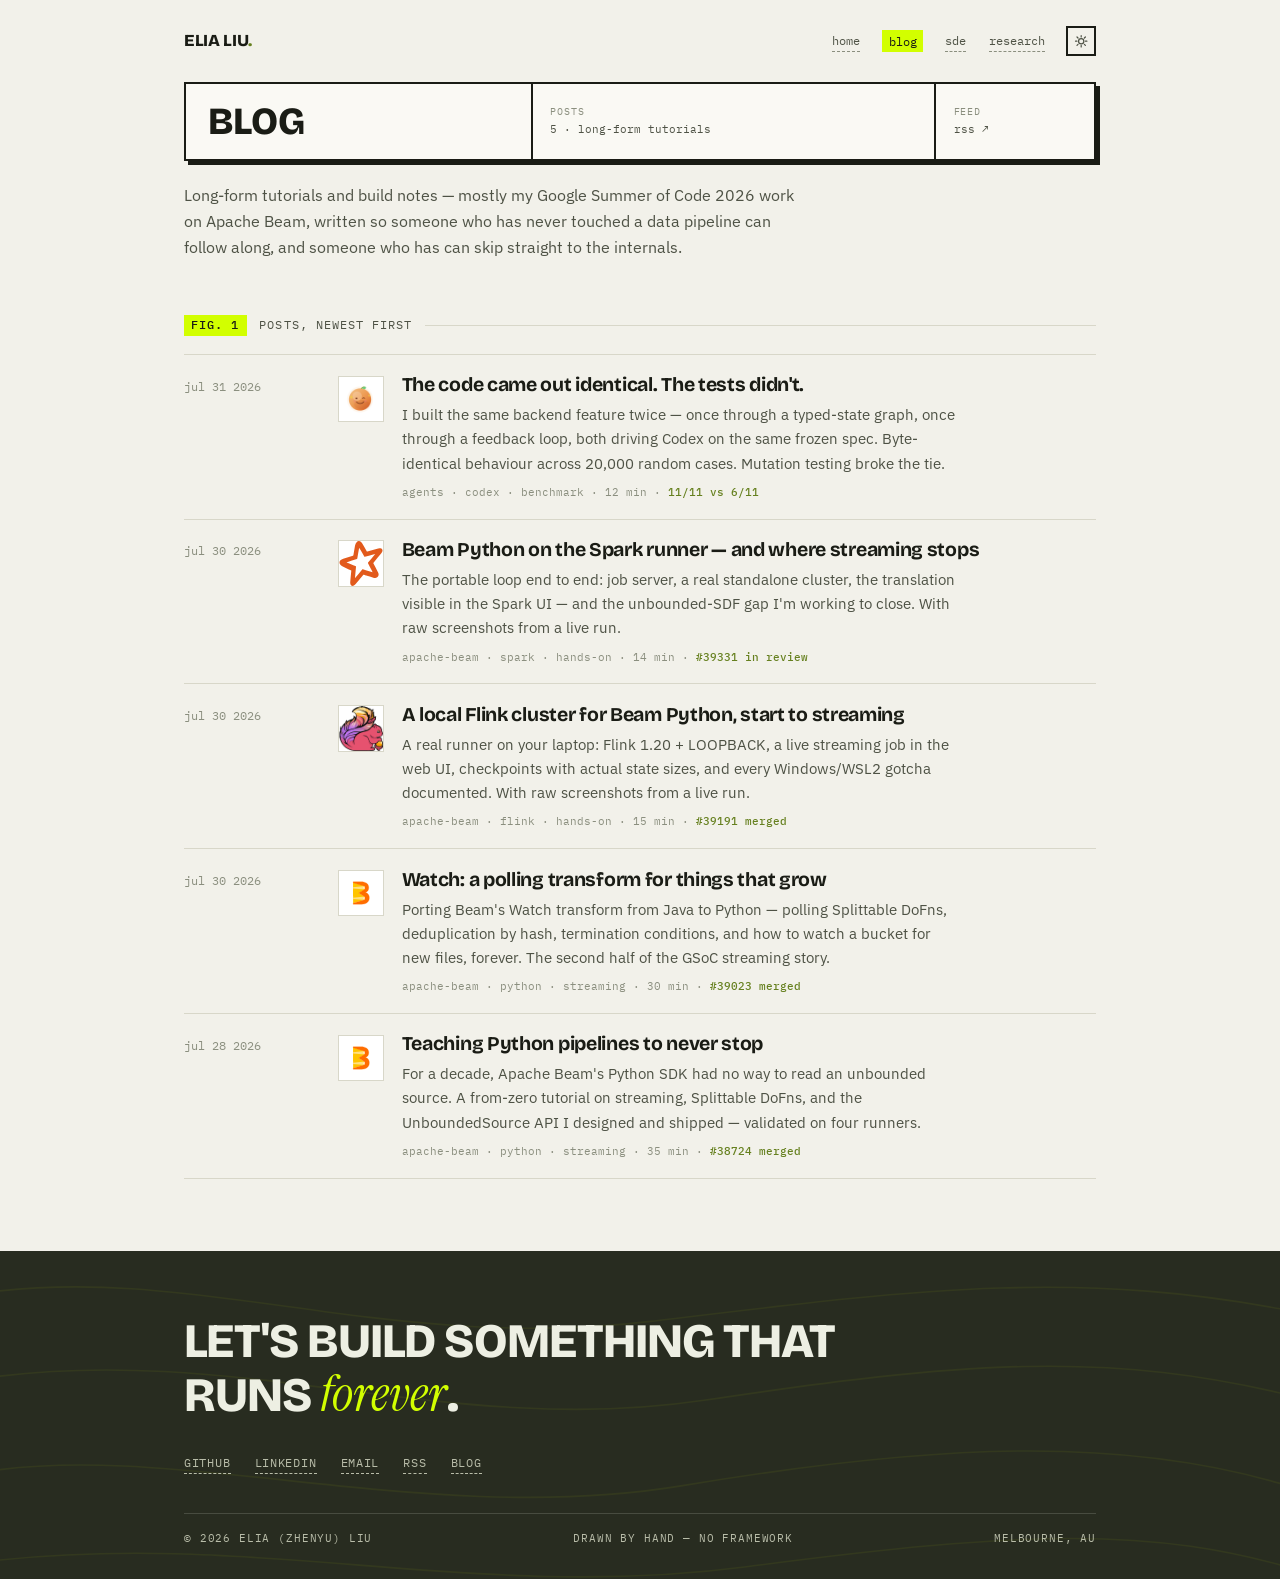
<file: blog/index.html>
<!DOCTYPE html>
<html lang="en">
<head>
  <meta charset="utf-8">
  <meta name="viewport" content="width=device-width, initial-scale=1">
  <title>Blog — Elia Liu</title>
  <meta name="description" content="Long-form tutorials and build notes from Elia Liu's GSoC 2026 work on Apache Beam: unbounded sources, the Watch transform, and streaming Python.">
  <link rel="canonical" href="https://eliaaazzz.github.io/blog/">
  <meta property="og:title" content="Blog — Elia Liu">
  <meta property="og:description" content="Long-form tutorials and build notes: streaming Python on Apache Beam.">
  <meta property="og:type" content="website">
  <meta property="og:url" content="https://eliaaazzz.github.io/blog/">
  <meta property="og:site_name" content="Elia Liu">
  <meta name="twitter:card" content="summary">
  <meta name="theme-color" media="(prefers-color-scheme: light)" content="#f2f1ea">
  <meta name="theme-color" media="(prefers-color-scheme: dark)" content="#171a12">
  <link rel="icon" type="image/svg+xml" href="/assets/favicon.svg">
  <link rel="alternate" type="application/rss+xml" title="Elia Liu — writing" href="/feed.xml">
  <script>(function(){try{var t=localStorage.getItem("theme");if(t)document.documentElement.setAttribute("data-theme",t)}catch(e){}})();</script>
  <link rel="preconnect" href="https://fonts.googleapis.com">
  <link rel="preconnect" href="https://fonts.gstatic.com" crossorigin>
  <link href="https://fonts.googleapis.com/css2?family=Bricolage+Grotesque:opsz,wght@12..96,600;12..96,700;12..96,800&family=Instrument+Serif:ital@0;1&family=IBM+Plex+Mono:wght@400;500&family=IBM+Plex+Sans:wght@400;500;600&display=swap" rel="stylesheet">
  <link rel="stylesheet" href="/assets/css/main.css">
  <script defer src="/assets/js/main.js"></script>
</head>
<body>
  <a class="skip-link" href="#main">Skip to content</a>

  <header class="topbar shell">
    <a class="wordmark" href="/">Elia Liu<span class="lt">.</span></a>
    <div class="topbar-right">
      <nav class="crumbs" aria-label="Site">
        <a href="/">home</a>
        <a href="/blog/" aria-current="page">blog</a>
        <a href="/sde/">sde</a>
        <a href="/research/">research</a>
      </nav>
      <button class="theme-btn" type="button" aria-label="Toggle color theme">
        <svg class="sun" viewBox="0 0 24 24" fill="none" stroke="currentColor" stroke-width="2" stroke-linecap="round" aria-hidden="true"><circle cx="12" cy="12" r="4.4"/><path d="M12 2.5v2.4M12 19.1v2.4M2.5 12h2.4M19.1 12h2.4M5 5l1.7 1.7M17.3 17.3 19 19M19 5l-1.7 1.7M6.7 17.3 5 19"/></svg>
        <svg class="moon" viewBox="0 0 24 24" fill="none" stroke="currentColor" stroke-width="2" stroke-linecap="round" stroke-linejoin="round" aria-hidden="true"><path d="M20.2 14.2A8.2 8.2 0 0 1 9.8 3.8a8.2 8.2 0 1 0 10.4 10.4Z"/></svg>
      </button>
    </div>
  </header>

  <main id="main" class="shell">

    <header class="pstrip">
      <h1>Blog</h1>
      <div class="cell"><b>POSTS</b>5 · long-form tutorials</div>
      <div class="cell"><b>FEED</b><a href="/feed.xml" style="text-decoration:none">rss ↗</a></div>
    </header>
    <p class="page-dek">
      Long-form tutorials and build notes — mostly my Google Summer of Code 2026 work on Apache
      Beam, written so someone who has never touched a data pipeline can follow along, and someone
      who has can skip straight to the internals.
    </p>

    <section class="fig" aria-labelledby="figposts">
      <div class="fig-cap" id="figposts"><span class="no">FIG. 1</span><span>posts, newest first</span></div>
      <div class="rows">
        <div class="row">
          <span class="when">jul 31 2026</span>
          <div class="hasico">
            <span class="row-ico"><img src="/assets/img/logos/metriful.png" alt="" width="46" height="46" loading="lazy"></span>
            <h3><a href="/blog/graph-vs-loop-agent-harness/">The code came out identical. The tests didn't.</a></h3>
            <p>I built the same backend feature twice — once through a typed-state graph, once
              through a feedback loop, both driving Codex on the same frozen spec. Byte-identical
              behaviour across 20,000 random cases. Mutation testing broke the tie.</p>
            <div class="refs">agents · codex · benchmark · 12 min · <span class="pr">11/11 vs 6/11</span></div>
          </div>
        </div>
        <div class="row">
          <span class="when">jul 30 2026</span>
          <div class="hasico">
            <span class="row-ico"><img src="/assets/img/logos/spark-icon.svg" alt="" width="46" height="46" loading="lazy"></span>
            <h3><a href="/blog/beam-python-spark-runner/">Beam Python on the Spark runner — and where streaming stops</a></h3>
            <p>The portable loop end to end: job server, a real standalone cluster, the translation
              visible in the Spark UI — and the unbounded-SDF gap I'm working to close. With raw
              screenshots from a live run.</p>
            <div class="refs">apache-beam · spark · hands-on · 14 min · <span class="pr">#39331 in review</span></div>
          </div>
        </div>
        <div class="row">
          <span class="when">jul 30 2026</span>
          <div class="hasico">
            <span class="row-ico"><img src="/assets/img/logos/flink-sq.png" alt="" width="46" height="46" loading="lazy"></span>
            <h3><a href="/blog/beam-python-local-flink/">A local Flink cluster for Beam Python, start to streaming</a></h3>
            <p>A real runner on your laptop: Flink 1.20 + LOOPBACK, a live streaming job in the web
              UI, checkpoints with actual state sizes, and every Windows/WSL2 gotcha documented.
              With raw screenshots from a live run.</p>
            <div class="refs">apache-beam · flink · hands-on · 15 min · <span class="pr">#39191 merged</span></div>
          </div>
        </div>
        <div class="row">
          <span class="when">jul 30 2026</span>
          <div class="hasico">
            <span class="row-ico"><img src="/assets/img/logos/beam.svg" alt="" width="46" height="46" loading="lazy"></span>
            <h3><a href="/blog/beam-python-watch-transform/">Watch: a polling transform for things that grow</a></h3>
            <p>Porting Beam's Watch transform from Java to Python — polling Splittable DoFns,
              deduplication by hash, termination conditions, and how to watch a bucket for new files,
              forever. The second half of the GSoC streaming story.</p>
            <div class="refs">apache-beam · python · streaming · 30 min · <span class="pr">#39023 merged</span></div>
          </div>
        </div>
        <div class="row">
          <span class="when">jul 28 2026</span>
          <div class="hasico">
            <span class="row-ico"><img src="/assets/img/logos/beam.svg" alt="" width="46" height="46" loading="lazy"></span>
            <h3><a href="/blog/beam-python-unbounded-sources/">Teaching Python pipelines to never stop</a></h3>
            <p>For a decade, Apache Beam's Python SDK had no way to read an unbounded source. A
              from-zero tutorial on streaming, Splittable DoFns, and the UnboundedSource API I designed
              and shipped — validated on four runners.</p>
            <div class="refs">apache-beam · python · streaming · 35 min · <span class="pr">#38724 merged</span></div>
          </div>
        </div>
      </div>
    </section>

  </main>

  <footer class="foot">
    <svg class="contours" viewBox="0 0 1200 320" preserveAspectRatio="none" aria-hidden="true">
      <path d="M-20 40 C 180 10, 360 96, 610 66 S 1010 16, 1220 58" fill="none" stroke="currentColor" stroke-width="1.5"/>
      <path d="M-20 120 C 220 84, 420 176, 660 140 S 1040 92, 1220 138" fill="none" stroke="currentColor" stroke-width="1.5"/>
      <path d="M-20 208 C 160 176, 400 260, 640 220 S 1060 172, 1220 224" fill="none" stroke="currentColor" stroke-width="1.5"/>
      <path d="M-20 292 C 240 260, 440 330, 700 296 S 1080 258, 1220 300" fill="none" stroke="currentColor" stroke-width="1.5"/>
    </svg>
    <div class="shell">
      <p class="foot-big">Let's build something that runs <span class="gs">forever</span>.</p>
      <nav class="foot-links" aria-label="Elsewhere">
        <a href="https://github.com/Eliaaazzz">github</a>
        <a href="https://www.linkedin.com/in/elia-liu">linkedin</a>
        <a href="mailto:elialiulzy@gmail.com">email</a>
        <a href="/feed.xml">rss</a>
        <a href="/blog/">blog</a>
      </nav>
      <div class="foot-fine">
        <span>© 2026 elia (zhenyu) liu</span>
        <span>drawn by hand — no framework</span>
        <span>melbourne, au</span>
      </div>
    </div>
  </footer>
</body>
</html>
</file>
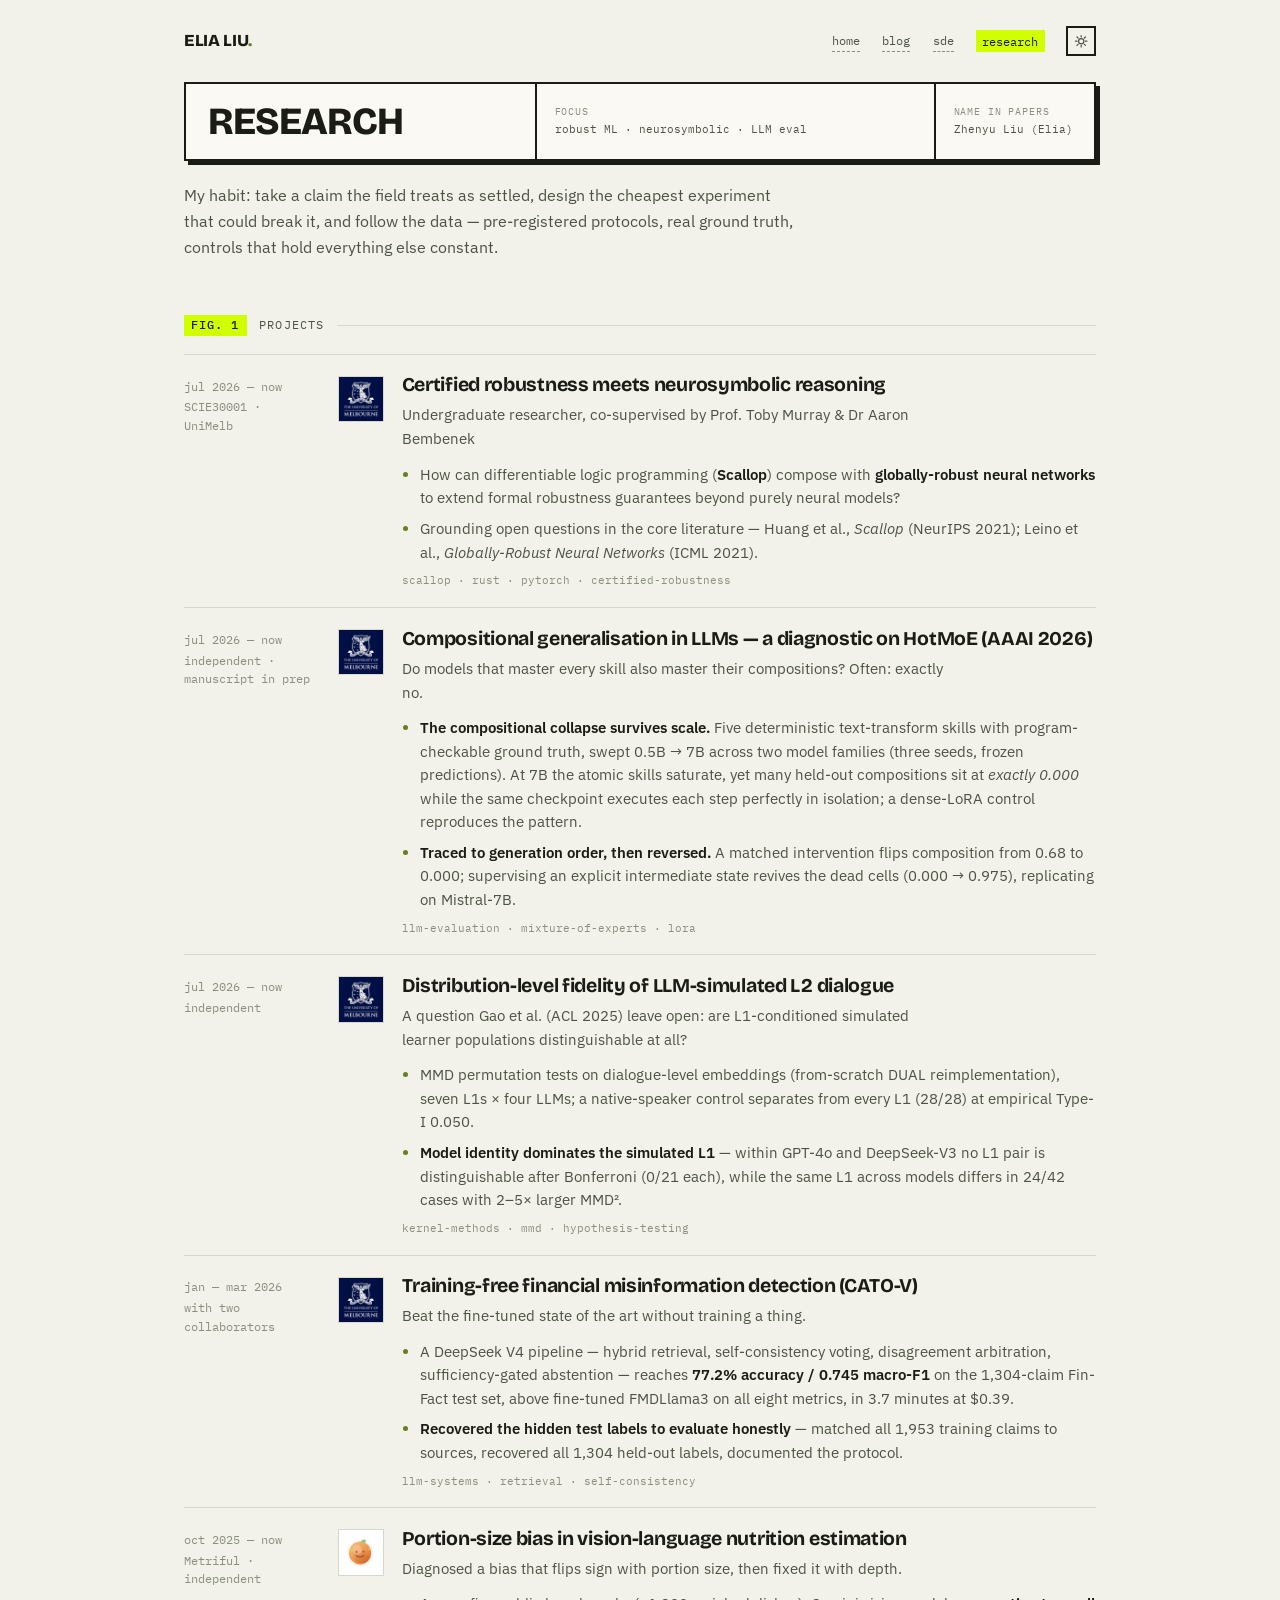
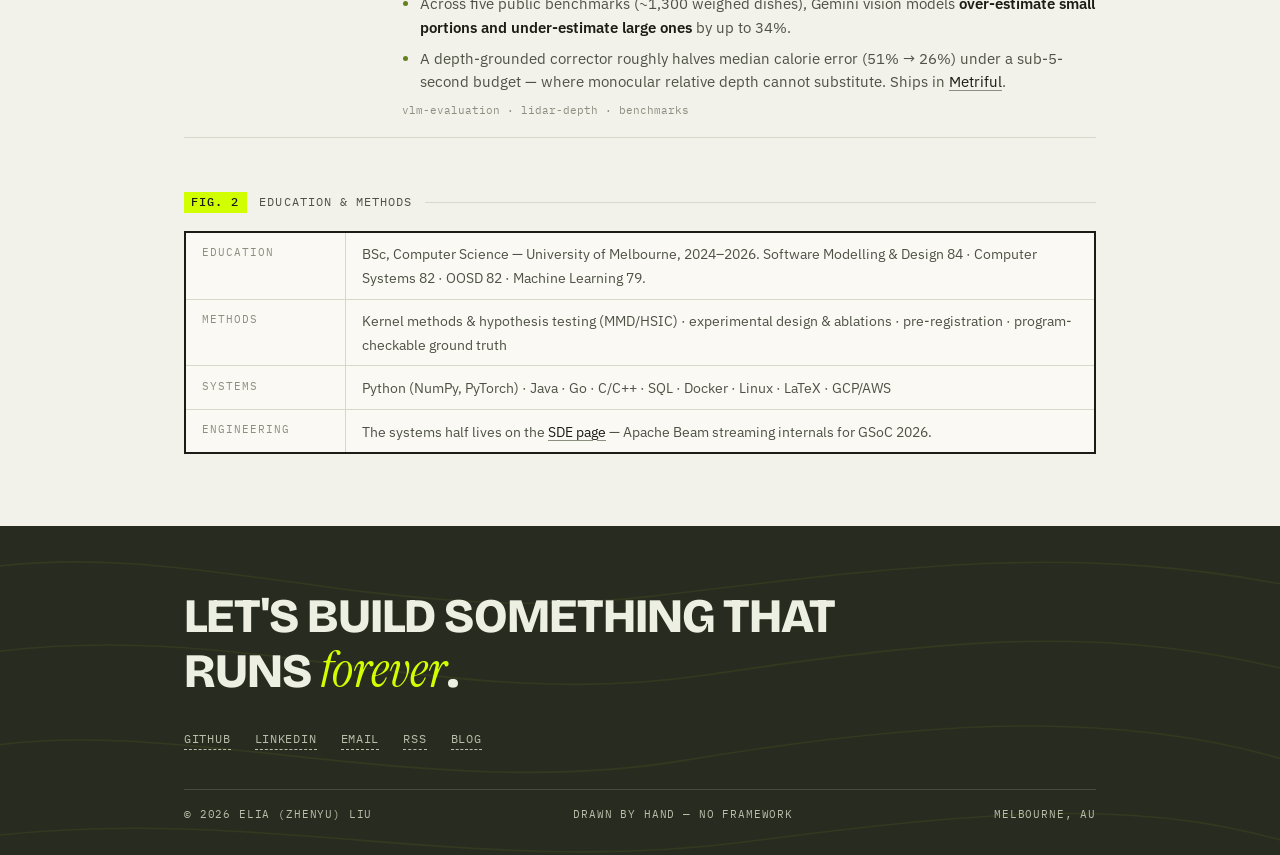
<file: research/index.html>
<!DOCTYPE html>
<html lang="en">
<head>
  <meta charset="utf-8">
  <meta name="viewport" content="width=device-width, initial-scale=1">
  <title>Research — Elia Liu</title>
  <meta name="description" content="Research by Zhenyu (Elia) Liu: trustworthy and robust ML, neurosymbolic reasoning, and LLM/VLM evaluation. University of Melbourne.">
  <link rel="canonical" href="https://eliaaazzz.github.io/research/">
  <meta property="og:title" content="Research — Elia Liu">
  <meta property="og:description" content="Trustworthy and robust ML, neurosymbolic reasoning, and LLM/VLM evaluation.">
  <meta property="og:type" content="website">
  <meta property="og:url" content="https://eliaaazzz.github.io/research/">
  <meta property="og:site_name" content="Elia Liu">
  <meta name="twitter:card" content="summary">
  <meta name="theme-color" media="(prefers-color-scheme: light)" content="#f2f1ea">
  <meta name="theme-color" media="(prefers-color-scheme: dark)" content="#171a12">
  <link rel="icon" type="image/svg+xml" href="/assets/favicon.svg">
  <link rel="alternate" type="application/rss+xml" title="Elia Liu — writing" href="/feed.xml">
  <script>(function(){try{var t=localStorage.getItem("theme");if(t)document.documentElement.setAttribute("data-theme",t)}catch(e){}})();</script>
  <link rel="preconnect" href="https://fonts.googleapis.com">
  <link rel="preconnect" href="https://fonts.gstatic.com" crossorigin>
  <link href="https://fonts.googleapis.com/css2?family=Bricolage+Grotesque:opsz,wght@12..96,600;12..96,700;12..96,800&family=Instrument+Serif:ital@0;1&family=IBM+Plex+Mono:wght@400;500&family=IBM+Plex+Sans:wght@400;500;600&display=swap" rel="stylesheet">
  <link rel="stylesheet" href="/assets/css/main.css">
  <script defer src="/assets/js/main.js"></script>
</head>
<body>
  <a class="skip-link" href="#main">Skip to content</a>

  <header class="topbar shell">
    <a class="wordmark" href="/">Elia Liu<span class="lt">.</span></a>
    <div class="topbar-right">
      <nav class="crumbs" aria-label="Site">
        <a href="/">home</a>
        <a href="/blog/">blog</a>
        <a href="/sde/">sde</a>
        <a href="/research/" aria-current="page">research</a>
      </nav>
      <button class="theme-btn" type="button" aria-label="Toggle color theme">
        <svg class="sun" viewBox="0 0 24 24" fill="none" stroke="currentColor" stroke-width="2" stroke-linecap="round" aria-hidden="true"><circle cx="12" cy="12" r="4.4"/><path d="M12 2.5v2.4M12 19.1v2.4M2.5 12h2.4M19.1 12h2.4M5 5l1.7 1.7M17.3 17.3 19 19M19 5l-1.7 1.7M6.7 17.3 5 19"/></svg>
        <svg class="moon" viewBox="0 0 24 24" fill="none" stroke="currentColor" stroke-width="2" stroke-linecap="round" stroke-linejoin="round" aria-hidden="true"><path d="M20.2 14.2A8.2 8.2 0 0 1 9.8 3.8a8.2 8.2 0 1 0 10.4 10.4Z"/></svg>
      </button>
    </div>
  </header>

  <main id="main" class="shell">

    <header class="pstrip">
      <h1>Research</h1>
      <div class="cell"><b>FOCUS</b>robust ML · neurosymbolic · LLM eval</div>
      <div class="cell"><b>NAME IN PAPERS</b>Zhenyu Liu (Elia)</div>
    </header>
    <p class="page-dek">
      My habit: take a claim the field treats as settled, design the cheapest experiment that could
      break it, and follow the data — pre-registered protocols, real ground truth, controls that
      hold everything else constant.
    </p>

    <section class="fig" aria-labelledby="figproj">
      <div class="fig-cap" id="figproj"><span class="no">FIG. 1</span><span>projects</span></div>
      <div class="rows">

        <article class="row" id="neurosymbolic">
          <span class="when">jul 2026 — now<span class="place">SCIE30001 · UniMelb</span></span>
          <div class="hasico">
            <span class="row-ico"><img src="/assets/img/logos/unimelb.png" alt="" width="46" height="46" loading="lazy"></span>
            <h3>Certified robustness meets neurosymbolic reasoning</h3>
            <p>Undergraduate researcher, co-supervised by Prof. Toby Murray &amp; Dr Aaron Bembenek</p>
            <ul>
              <li>How can differentiable logic programming (<strong>Scallop</strong>) compose with
                <strong>globally-robust neural networks</strong> to extend formal robustness guarantees
                beyond purely neural models?</li>
              <li>Grounding open questions in the core literature — Huang et al., <em>Scallop</em>
                (NeurIPS 2021); Leino et al., <em>Globally-Robust Neural Networks</em> (ICML 2021).</li>
            </ul>
            <div class="refs">scallop · rust · pytorch · certified-robustness</div>
          </div>
        </article>

        <article class="row" id="compomole">
          <span class="when">jul 2026 — now<span class="place">independent · manuscript in prep</span></span>
          <div class="hasico">
            <span class="row-ico"><img src="/assets/img/logos/unimelb.png" alt="" width="46" height="46" loading="lazy"></span>
            <h3><a href="https://github.com/Eliaaazzz/compomole">Compositional generalisation in LLMs — a diagnostic on HotMoE (AAAI 2026)</a></h3>
            <p>Do models that master every skill also master their compositions? Often: exactly no.</p>
            <ul>
              <li><strong>The compositional collapse survives scale.</strong> Five deterministic
                text-transform skills with program-checkable ground truth, swept 0.5B → 7B across two
                model families (three seeds, frozen predictions). At 7B the atomic skills saturate, yet
                many held-out compositions sit at <em>exactly 0.000</em> while the same checkpoint
                executes each step perfectly in isolation; a dense-LoRA control reproduces the pattern.</li>
              <li><strong>Traced to generation order, then reversed.</strong> A matched intervention flips
                composition from 0.68 to 0.000; supervising an explicit intermediate state revives the
                dead cells (0.000 → 0.975), replicating on Mistral-7B.</li>
            </ul>
            <div class="refs">llm-evaluation · mixture-of-experts · lora</div>
          </div>
        </article>

        <article class="row" id="l2-dialogue">
          <span class="when">jul 2026 — now<span class="place">independent</span></span>
          <div class="hasico">
            <span class="row-ico"><img src="/assets/img/logos/unimelb.png" alt="" width="46" height="46" loading="lazy"></span>
            <h3><a href="https://github.com/Eliaaazzz/l2-dialogue-fidelity-pilot">Distribution-level fidelity of LLM-simulated L2 dialogue</a></h3>
            <p>A question Gao et al. (ACL 2025) leave open: are L1-conditioned simulated learner
              populations distinguishable at all?</p>
            <ul>
              <li>MMD permutation tests on dialogue-level embeddings (from-scratch DUAL
                reimplementation), seven L1s × four LLMs; a native-speaker control separates from every
                L1 (28/28) at empirical Type-I 0.050.</li>
              <li><strong>Model identity dominates the simulated L1</strong> — within GPT-4o and
                DeepSeek-V3 no L1 pair is distinguishable after Bonferroni (0/21 each), while the same
                L1 across models differs in 24/42 cases with 2–5× larger MMD².</li>
            </ul>
            <div class="refs">kernel-methods · mmd · hypothesis-testing</div>
          </div>
        </article>

        <article class="row" id="cato-v">
          <span class="when">jan — mar 2026<span class="place">with two collaborators</span></span>
          <div class="hasico">
            <span class="row-ico"><img src="/assets/img/logos/unimelb.png" alt="" width="46" height="46" loading="lazy"></span>
            <h3><a href="https://github.com/Eliaaazzz/FMD_ICANN">Training-free financial misinformation detection (CATO-V)</a></h3>
            <p>Beat the fine-tuned state of the art without training a thing.</p>
            <ul>
              <li>A DeepSeek V4 pipeline — hybrid retrieval, self-consistency voting, disagreement
                arbitration, sufficiency-gated abstention — reaches <strong>77.2% accuracy / 0.745
                macro-F1</strong> on the 1,304-claim Fin-Fact test set, above fine-tuned FMDLlama3 on
                all eight metrics, in 3.7 minutes at $0.39.</li>
              <li><strong>Recovered the hidden test labels to evaluate honestly</strong> — matched all
                1,953 training claims to sources, recovered all 1,304 held-out labels, documented the
                protocol.</li>
            </ul>
            <div class="refs">llm-systems · retrieval · self-consistency</div>
          </div>
        </article>

        <article class="row" id="portion-bias">
          <span class="when">oct 2025 — now<span class="place">Metriful · independent</span></span>
          <div class="hasico">
            <span class="row-ico"><img src="/assets/img/logos/metriful.png" alt="" width="46" height="46" loading="lazy"></span>
            <h3><a href="https://github.com/Eliaaazzz/Metriful">Portion-size bias in vision-language nutrition estimation</a></h3>
            <p>Diagnosed a bias that flips sign with portion size, then fixed it with depth.</p>
            <ul>
              <li>Across five public benchmarks (~1,300 weighed dishes), Gemini vision models
                <strong>over-estimate small portions and under-estimate large ones</strong> by up to 34%.</li>
              <li>A depth-grounded corrector roughly halves median calorie error (51% → 26%) under a
                sub-5-second budget — where monocular relative depth cannot substitute. Ships in
                <a href="/sde/#metriful">Metriful</a>.</li>
            </ul>
            <div class="refs">vlm-evaluation · lidar-depth · benchmarks</div>
          </div>
        </article>

      </div>
    </section>

    <section class="fig" aria-labelledby="figedu">
      <div class="fig-cap" id="figedu"><span class="no">FIG. 2</span><span>education &amp; methods</span></div>
      <div class="spec">
        <div class="spec-row"><span class="k">education</span><span class="v">BSc, Computer Science — University of Melbourne, 2024–2026. Software Modelling &amp; Design 84 · Computer Systems 82 · OOSD 82 · Machine Learning 79.</span></div>
        <div class="spec-row"><span class="k">methods</span><span class="v">Kernel methods &amp; hypothesis testing (MMD/HSIC) · experimental design &amp; ablations · pre-registration · program-checkable ground truth</span></div>
        <div class="spec-row"><span class="k">systems</span><span class="v">Python (NumPy, PyTorch) · Java · Go · C/C++ · SQL · Docker · Linux · LaTeX · GCP/AWS</span></div>
        <div class="spec-row"><span class="k">engineering</span><span class="v">The systems half lives on the <a href="/sde/">SDE page</a> — Apache Beam streaming internals for GSoC 2026.</span></div>
      </div>
    </section>

  </main>

  <footer class="foot">
    <svg class="contours" viewBox="0 0 1200 320" preserveAspectRatio="none" aria-hidden="true">
      <path d="M-20 40 C 180 10, 360 96, 610 66 S 1010 16, 1220 58" fill="none" stroke="currentColor" stroke-width="1.5"/>
      <path d="M-20 120 C 220 84, 420 176, 660 140 S 1040 92, 1220 138" fill="none" stroke="currentColor" stroke-width="1.5"/>
      <path d="M-20 208 C 160 176, 400 260, 640 220 S 1060 172, 1220 224" fill="none" stroke="currentColor" stroke-width="1.5"/>
      <path d="M-20 292 C 240 260, 440 330, 700 296 S 1080 258, 1220 300" fill="none" stroke="currentColor" stroke-width="1.5"/>
    </svg>
    <div class="shell">
      <p class="foot-big">Let's build something that runs <span class="gs">forever</span>.</p>
      <nav class="foot-links" aria-label="Elsewhere">
        <a href="https://github.com/Eliaaazzz">github</a>
        <a href="https://www.linkedin.com/in/elia-liu">linkedin</a>
        <a href="mailto:elialiulzy@gmail.com">email</a>
        <a href="/feed.xml">rss</a>
        <a href="/blog/">blog</a>
      </nav>
      <div class="foot-fine">
        <span>© 2026 elia (zhenyu) liu</span>
        <span>drawn by hand — no framework</span>
        <span>melbourne, au</span>
      </div>
    </div>
  </footer>
</body>
</html>
</file>
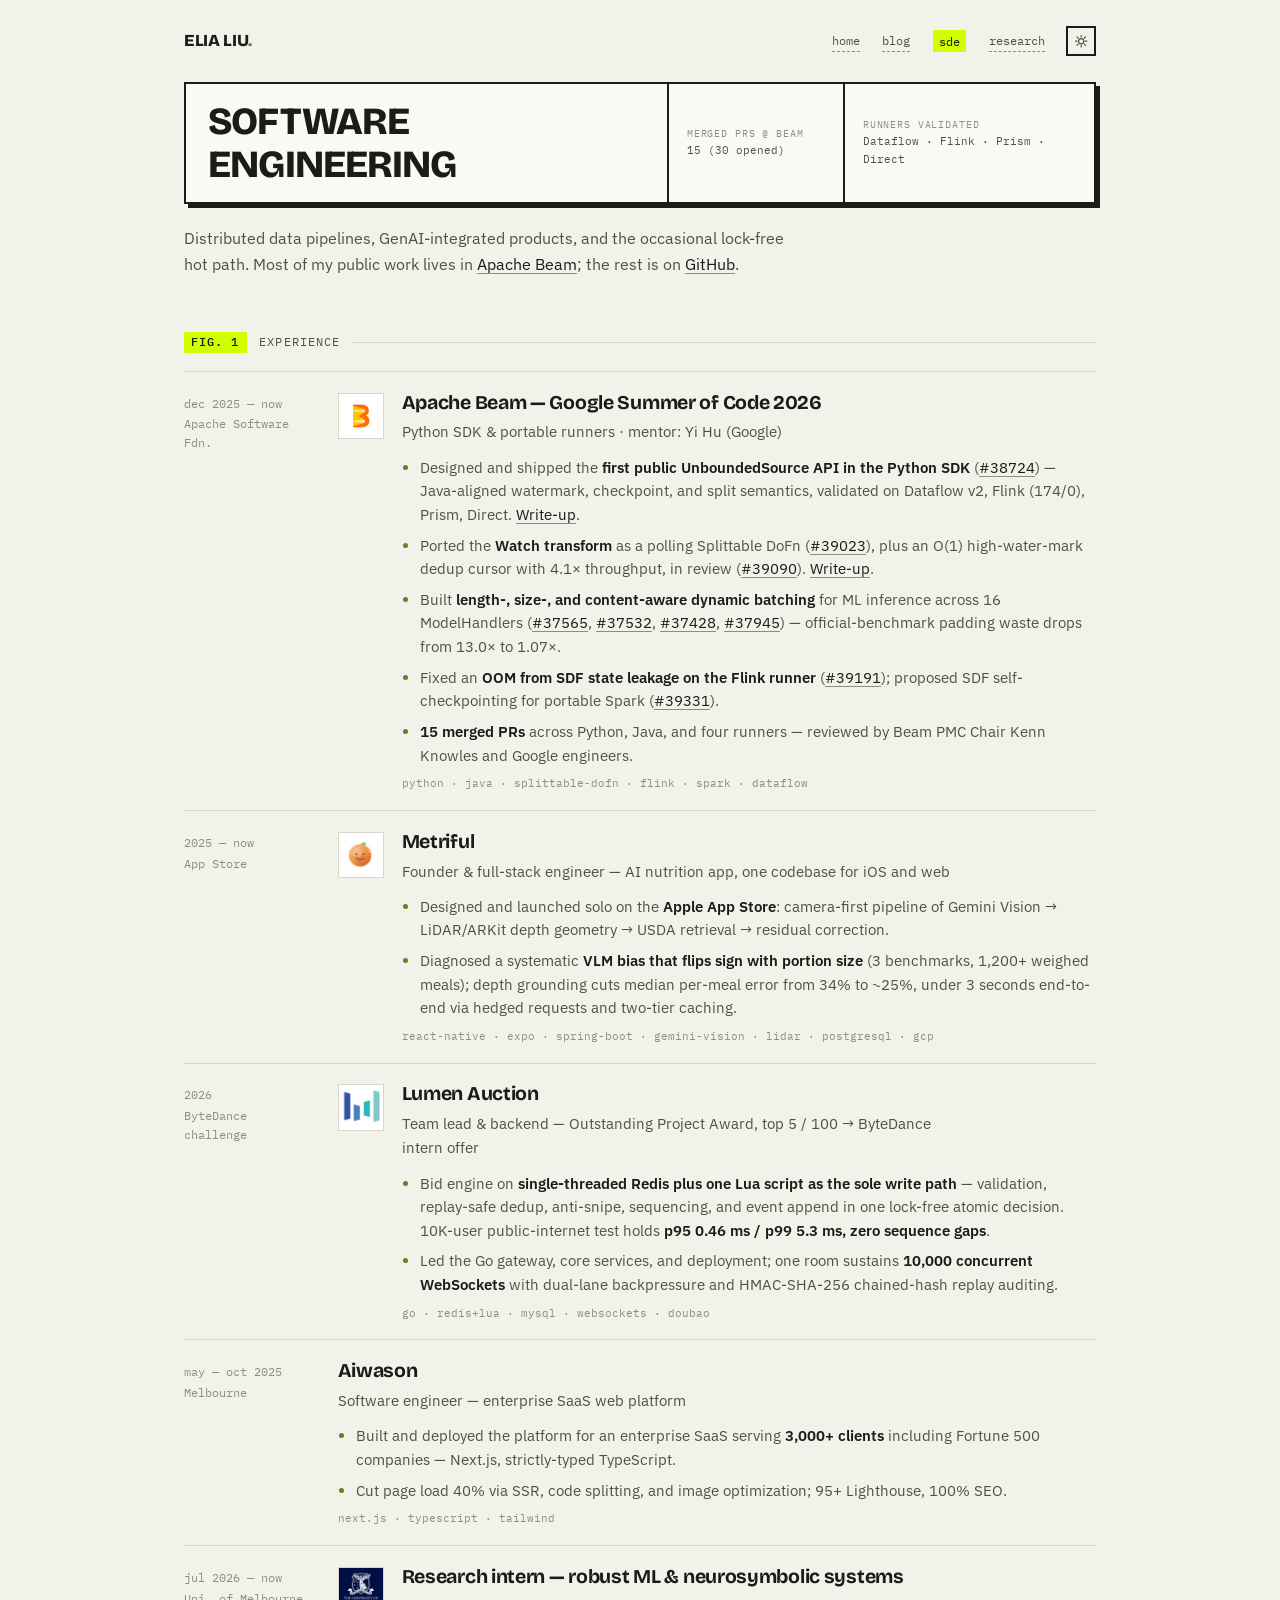
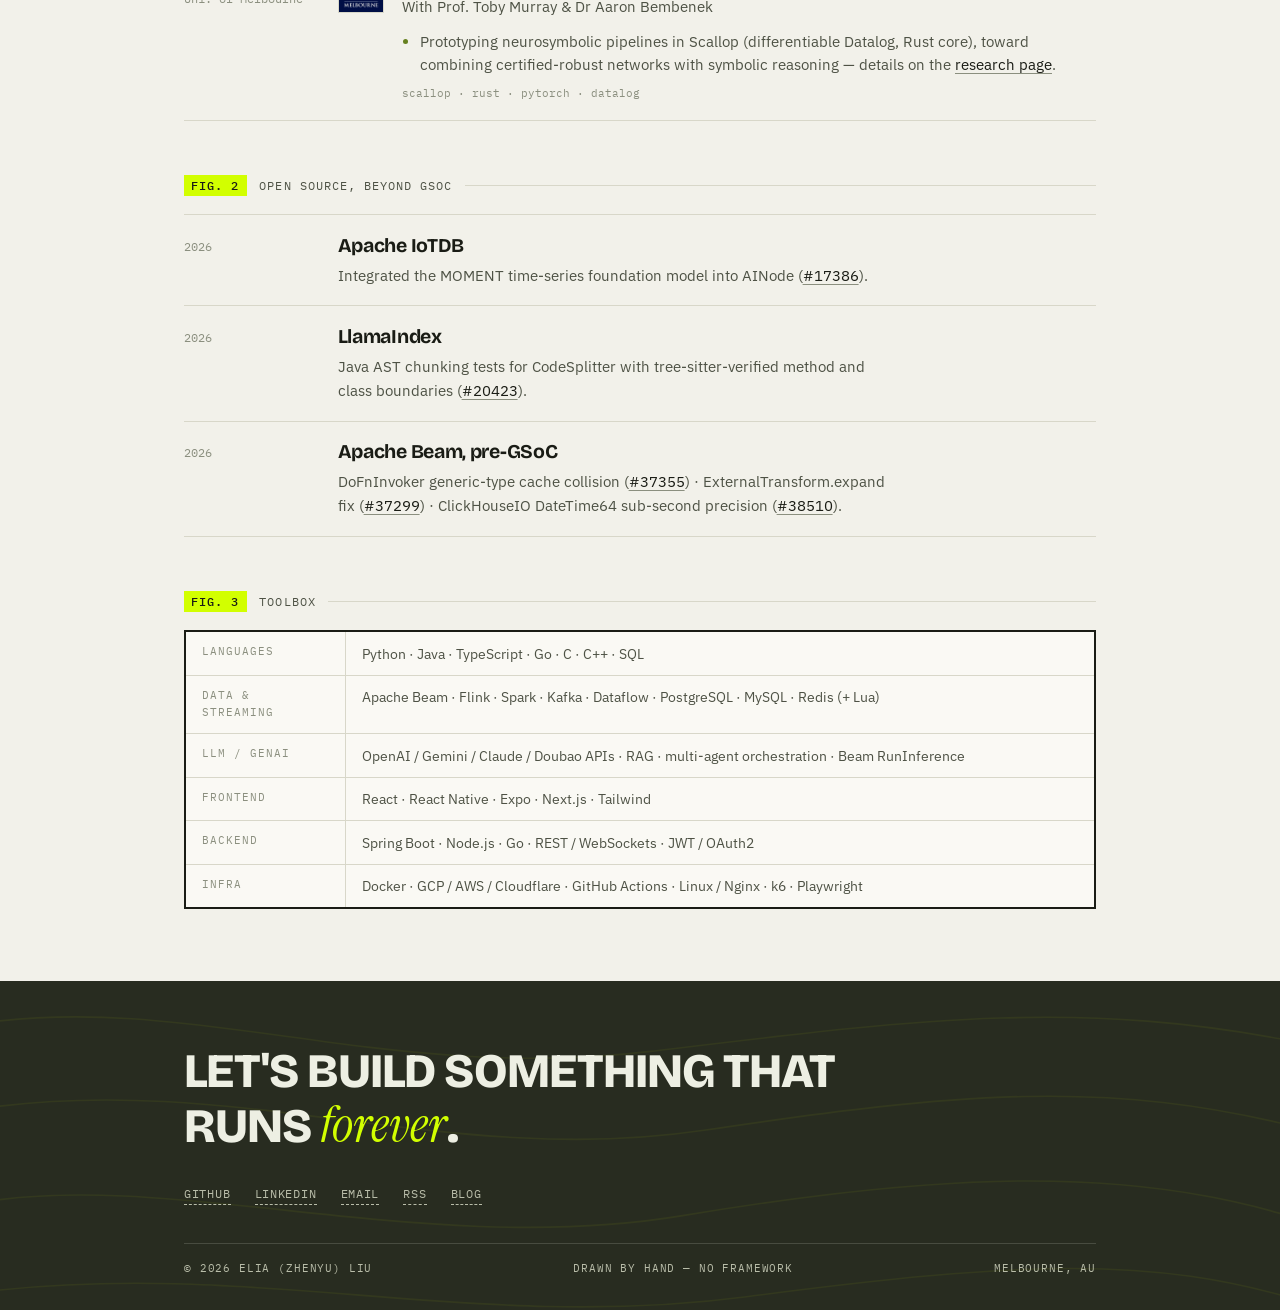
<file: sde/index.html>
<!DOCTYPE html>
<html lang="en">
<head>
  <meta charset="utf-8">
  <meta name="viewport" content="width=device-width, initial-scale=1">
  <title>SDE — Elia Liu</title>
  <meta name="description" content="Software engineering work: Apache Beam (GSoC 2026), Metriful, Lumen Auction, Aiwason, and open-source contributions across the data ecosystem.">
  <link rel="canonical" href="https://eliaaazzz.github.io/sde/">
  <meta property="og:title" content="SDE — Elia Liu">
  <meta property="og:description" content="Streaming systems at Apache Beam, an AI nutrition app on the App Store, and a 10K-user real-time auction engine.">
  <meta property="og:type" content="website">
  <meta property="og:url" content="https://eliaaazzz.github.io/sde/">
  <meta property="og:site_name" content="Elia Liu">
  <meta name="twitter:card" content="summary">
  <meta name="theme-color" media="(prefers-color-scheme: light)" content="#f2f1ea">
  <meta name="theme-color" media="(prefers-color-scheme: dark)" content="#171a12">
  <link rel="icon" type="image/svg+xml" href="/assets/favicon.svg">
  <link rel="alternate" type="application/rss+xml" title="Elia Liu — writing" href="/feed.xml">
  <script>(function(){try{var t=localStorage.getItem("theme");if(t)document.documentElement.setAttribute("data-theme",t)}catch(e){}})();</script>
  <link rel="preconnect" href="https://fonts.googleapis.com">
  <link rel="preconnect" href="https://fonts.gstatic.com" crossorigin>
  <link href="https://fonts.googleapis.com/css2?family=Bricolage+Grotesque:opsz,wght@12..96,600;12..96,700;12..96,800&family=Instrument+Serif:ital@0;1&family=IBM+Plex+Mono:wght@400;500&family=IBM+Plex+Sans:wght@400;500;600&display=swap" rel="stylesheet">
  <link rel="stylesheet" href="/assets/css/main.css">
  <script defer src="/assets/js/main.js"></script>
</head>
<body>
  <a class="skip-link" href="#main">Skip to content</a>

  <header class="topbar shell">
    <a class="wordmark" href="/">Elia Liu<span class="lt">.</span></a>
    <div class="topbar-right">
      <nav class="crumbs" aria-label="Site">
        <a href="/">home</a>
        <a href="/blog/">blog</a>
        <a href="/sde/" aria-current="page">sde</a>
        <a href="/research/">research</a>
      </nav>
      <button class="theme-btn" type="button" aria-label="Toggle color theme">
        <svg class="sun" viewBox="0 0 24 24" fill="none" stroke="currentColor" stroke-width="2" stroke-linecap="round" aria-hidden="true"><circle cx="12" cy="12" r="4.4"/><path d="M12 2.5v2.4M12 19.1v2.4M2.5 12h2.4M19.1 12h2.4M5 5l1.7 1.7M17.3 17.3 19 19M19 5l-1.7 1.7M6.7 17.3 5 19"/></svg>
        <svg class="moon" viewBox="0 0 24 24" fill="none" stroke="currentColor" stroke-width="2" stroke-linecap="round" stroke-linejoin="round" aria-hidden="true"><path d="M20.2 14.2A8.2 8.2 0 0 1 9.8 3.8a8.2 8.2 0 1 0 10.4 10.4Z"/></svg>
      </button>
    </div>
  </header>

  <main id="main" class="shell">

    <header class="pstrip">
      <h1>Software Engineering</h1>
      <div class="cell"><b>MERGED PRS @ BEAM</b>15 (30 opened)</div>
      <div class="cell"><b>RUNNERS VALIDATED</b>Dataflow · Flink · Prism · Direct</div>
    </header>
    <p class="page-dek">
      Distributed data pipelines, GenAI-integrated products, and the occasional lock-free hot path.
      Most of my public work lives in
      <a href="https://github.com/apache/beam/pulls?q=is%3Apr+author%3AEliaaazzz">Apache Beam</a>;
      the rest is on <a href="https://github.com/Eliaaazzz">GitHub</a>.
    </p>

    <section class="fig" aria-labelledby="figexp">
      <div class="fig-cap" id="figexp"><span class="no">FIG. 1</span><span>experience</span></div>
      <div class="rows">

        <article class="row" id="beam">
          <span class="when">dec 2025 — now<span class="place">Apache Software Fdn.</span></span>
          <div class="hasico">
            <span class="row-ico"><img src="/assets/img/logos/beam.svg" alt="" width="46" height="46" loading="lazy"></span>
            <h3><a href="https://github.com/apache/beam/pulls?q=is%3Apr+author%3AEliaaazzz">Apache Beam — Google Summer of Code 2026</a></h3>
            <p>Python SDK &amp; portable runners · mentor: Yi Hu (Google)</p>
            <ul>
              <li>Designed and shipped the <strong>first public UnboundedSource API in the Python SDK</strong>
                (<a href="https://github.com/apache/beam/pull/38724">#38724</a>) — Java-aligned watermark,
                checkpoint, and split semantics, validated on Dataflow v2, Flink (174/0), Prism, Direct.
                <a href="/blog/beam-python-unbounded-sources/">Write-up</a>.</li>
              <li>Ported the <strong>Watch transform</strong> as a polling Splittable DoFn
                (<a href="https://github.com/apache/beam/pull/39023">#39023</a>), plus an O(1)
                high-water-mark dedup cursor with 4.1× throughput, in review
                (<a href="https://github.com/apache/beam/pull/39090">#39090</a>).
                <a href="/blog/beam-python-watch-transform/">Write-up</a>.</li>
              <li>Built <strong>length-, size-, and content-aware dynamic batching</strong> for ML inference
                across 16 ModelHandlers (<a href="https://github.com/apache/beam/pull/37565">#37565</a>,
                <a href="https://github.com/apache/beam/pull/37532">#37532</a>,
                <a href="https://github.com/apache/beam/pull/37428">#37428</a>,
                <a href="https://github.com/apache/beam/pull/37945">#37945</a>) — official-benchmark
                padding waste drops from 13.0× to 1.07×.</li>
              <li>Fixed an <strong>OOM from SDF state leakage on the Flink runner</strong>
                (<a href="https://github.com/apache/beam/pull/39191">#39191</a>); proposed SDF
                self-checkpointing for portable Spark
                (<a href="https://github.com/apache/beam/pull/39331">#39331</a>).</li>
              <li><strong>15 merged PRs</strong> across Python, Java, and four runners — reviewed by
                Beam PMC Chair Kenn Knowles and Google engineers.</li>
            </ul>
            <div class="refs">python · java · splittable-dofn · flink · spark · dataflow</div>
          </div>
        </article>

        <article class="row" id="metriful">
          <span class="when">2025 — now<span class="place">App Store</span></span>
          <div class="hasico">
            <span class="row-ico"><img src="/assets/img/logos/metriful.png" alt="" width="46" height="46" loading="lazy"></span>
            <h3><a href="https://github.com/Eliaaazzz/Metriful">Metriful</a></h3>
            <p>Founder &amp; full-stack engineer — AI nutrition app, one codebase for iOS and web</p>
            <ul>
              <li>Designed and launched solo on the <strong>Apple App Store</strong>: camera-first pipeline
                of Gemini Vision → LiDAR/ARKit depth geometry → USDA retrieval → residual correction.</li>
              <li>Diagnosed a systematic <strong>VLM bias that flips sign with portion size</strong>
                (3 benchmarks, 1,200+ weighed meals); depth grounding cuts median per-meal error from
                34% to ~25%, under 3 seconds end-to-end via hedged requests and two-tier caching.</li>
            </ul>
            <div class="refs">react-native · expo · spring-boot · gemini-vision · lidar · postgresql · gcp</div>
          </div>
        </article>

        <article class="row" id="lumen">
          <span class="when">2026<span class="place">ByteDance challenge</span></span>
          <div class="hasico">
            <span class="row-ico"><img src="/assets/img/logos/bytedance.png" alt="" width="46" height="46" loading="lazy"></span>
            <h3><a href="https://github.com/Eliaaazzz/live-auction-system">Lumen Auction</a></h3>
            <p>Team lead &amp; backend — Outstanding Project Award, top 5 / 100 → ByteDance intern offer</p>
            <ul>
              <li>Bid engine on <strong>single-threaded Redis plus one Lua script as the sole write
                path</strong> — validation, replay-safe dedup, anti-snipe, sequencing, and event append in
                one lock-free atomic decision. 10K-user public-internet test holds
                <strong>p95 0.46 ms / p99 5.3 ms, zero sequence gaps</strong>.</li>
              <li>Led the Go gateway, core services, and deployment; one room sustains
                <strong>10,000 concurrent WebSockets</strong> with dual-lane backpressure and
                HMAC-SHA-256 chained-hash replay auditing.</li>
            </ul>
            <div class="refs">go · redis+lua · mysql · websockets · doubao</div>
          </div>
        </article>

        <article class="row" id="aiwason">
          <span class="when">may — oct 2025<span class="place">Melbourne</span></span>
          <div>
            <h3><a href="https://aiwasontech.com">Aiwason</a></h3>
            <p>Software engineer — enterprise SaaS web platform</p>
            <ul>
              <li>Built and deployed the platform for an enterprise SaaS serving
                <strong>3,000+ clients</strong> including Fortune 500 companies — Next.js, strictly-typed
                TypeScript.</li>
              <li>Cut page load 40% via SSR, code splitting, and image optimization; 95+ Lighthouse,
                100% SEO.</li>
            </ul>
            <div class="refs">next.js · typescript · tailwind</div>
          </div>
        </article>

        <article class="row" id="research-intern">
          <span class="when">jul 2026 — now<span class="place">Uni. of Melbourne</span></span>
          <div class="hasico">
            <span class="row-ico"><img src="/assets/img/logos/unimelb.png" alt="" width="46" height="46" loading="lazy"></span>
            <h3><a href="/research/#neurosymbolic">Research intern — robust ML &amp; neurosymbolic systems</a></h3>
            <p>With Prof. Toby Murray &amp; Dr Aaron Bembenek</p>
            <ul>
              <li>Prototyping neurosymbolic pipelines in Scallop (differentiable Datalog, Rust core),
                toward combining certified-robust networks with symbolic reasoning — details on the
                <a href="/research/">research page</a>.</li>
            </ul>
            <div class="refs">scallop · rust · pytorch · datalog</div>
          </div>
        </article>

      </div>
    </section>

    <section class="fig" aria-labelledby="figoss">
      <div class="fig-cap" id="figoss"><span class="no">FIG. 2</span><span>open source, beyond GSoC</span></div>
      <div class="rows">
        <div class="row">
          <span class="when">2026</span>
          <div>
            <h3><a href="https://github.com/apache/iotdb/pull/17386">Apache IoTDB</a></h3>
            <p>Integrated the MOMENT time-series foundation model into AINode
              (<a href="https://github.com/apache/iotdb/pull/17386">#17386</a>).</p>
          </div>
        </div>
        <div class="row">
          <span class="when">2026</span>
          <div>
            <h3><a href="https://github.com/run-llama/llama_index/pull/20423">LlamaIndex</a></h3>
            <p>Java AST chunking tests for CodeSplitter with tree-sitter-verified method and class
              boundaries (<a href="https://github.com/run-llama/llama_index/pull/20423">#20423</a>).</p>
          </div>
        </div>
        <div class="row">
          <span class="when">2026</span>
          <div>
            <h3>Apache Beam, pre-GSoC</h3>
            <p>DoFnInvoker generic-type cache collision
              (<a href="https://github.com/apache/beam/pull/37355">#37355</a>) ·
              ExternalTransform.expand fix
              (<a href="https://github.com/apache/beam/pull/37299">#37299</a>) ·
              ClickHouseIO DateTime64 sub-second precision
              (<a href="https://github.com/apache/beam/pull/38510">#38510</a>).</p>
          </div>
        </div>
      </div>
    </section>

    <section class="fig" aria-labelledby="figtool">
      <div class="fig-cap" id="figtool"><span class="no">FIG. 3</span><span>toolbox</span></div>
      <div class="spec">
        <div class="spec-row"><span class="k">languages</span><span class="v">Python · Java · TypeScript · Go · C · C++ · SQL</span></div>
        <div class="spec-row"><span class="k">data &amp; streaming</span><span class="v">Apache Beam · Flink · Spark · Kafka · Dataflow · PostgreSQL · MySQL · Redis (+ Lua)</span></div>
        <div class="spec-row"><span class="k">llm / genai</span><span class="v">OpenAI / Gemini / Claude / Doubao APIs · RAG · multi-agent orchestration · Beam RunInference</span></div>
        <div class="spec-row"><span class="k">frontend</span><span class="v">React · React Native · Expo · Next.js · Tailwind</span></div>
        <div class="spec-row"><span class="k">backend</span><span class="v">Spring Boot · Node.js · Go · REST / WebSockets · JWT / OAuth2</span></div>
        <div class="spec-row"><span class="k">infra</span><span class="v">Docker · GCP / AWS / Cloudflare · GitHub Actions · Linux / Nginx · k6 · Playwright</span></div>
      </div>
    </section>

  </main>

  <footer class="foot">
    <svg class="contours" viewBox="0 0 1200 320" preserveAspectRatio="none" aria-hidden="true">
      <path d="M-20 40 C 180 10, 360 96, 610 66 S 1010 16, 1220 58" fill="none" stroke="currentColor" stroke-width="1.5"/>
      <path d="M-20 120 C 220 84, 420 176, 660 140 S 1040 92, 1220 138" fill="none" stroke="currentColor" stroke-width="1.5"/>
      <path d="M-20 208 C 160 176, 400 260, 640 220 S 1060 172, 1220 224" fill="none" stroke="currentColor" stroke-width="1.5"/>
      <path d="M-20 292 C 240 260, 440 330, 700 296 S 1080 258, 1220 300" fill="none" stroke="currentColor" stroke-width="1.5"/>
    </svg>
    <div class="shell">
      <p class="foot-big">Let's build something that runs <span class="gs">forever</span>.</p>
      <nav class="foot-links" aria-label="Elsewhere">
        <a href="https://github.com/Eliaaazzz">github</a>
        <a href="https://www.linkedin.com/in/elia-liu">linkedin</a>
        <a href="mailto:elialiulzy@gmail.com">email</a>
        <a href="/feed.xml">rss</a>
        <a href="/blog/">blog</a>
      </nav>
      <div class="foot-fine">
        <span>© 2026 elia (zhenyu) liu</span>
        <span>drawn by hand — no framework</span>
        <span>melbourne, au</span>
      </div>
    </div>
  </footer>
</body>
</html>
</file>
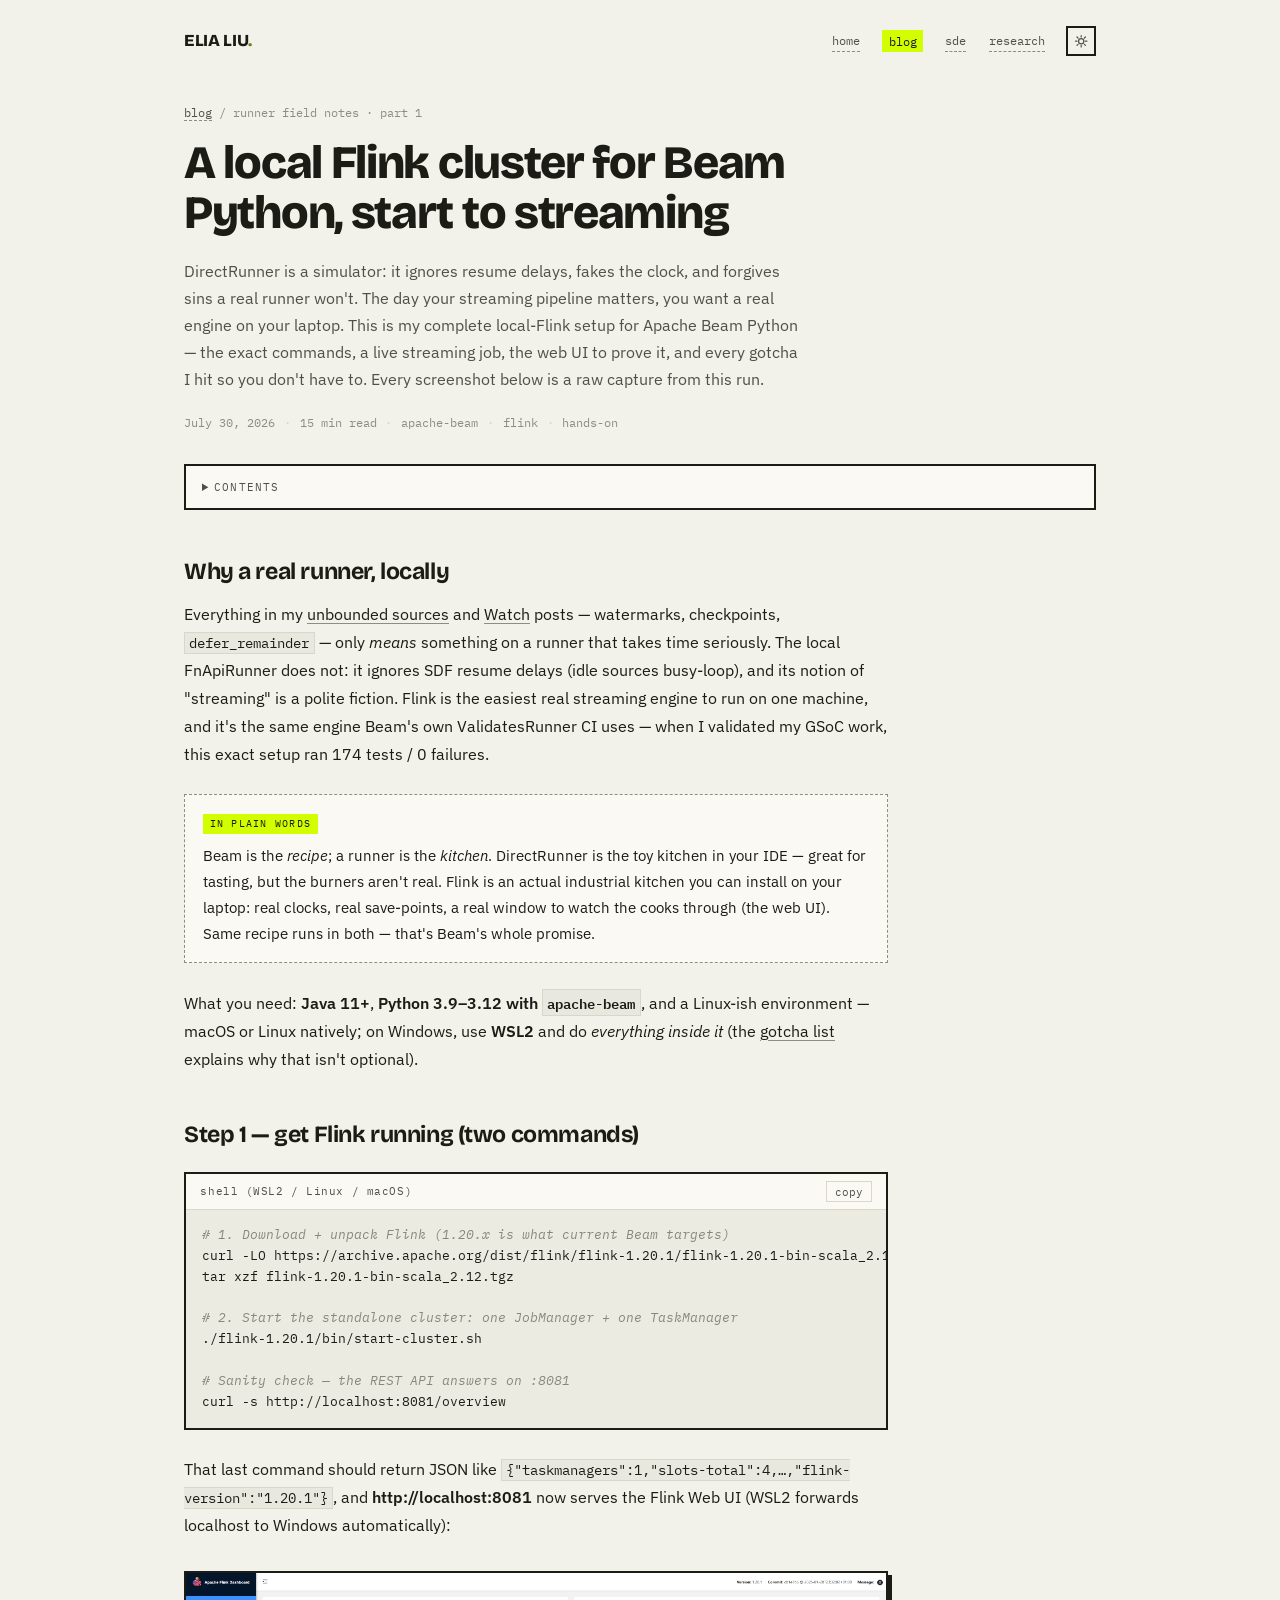
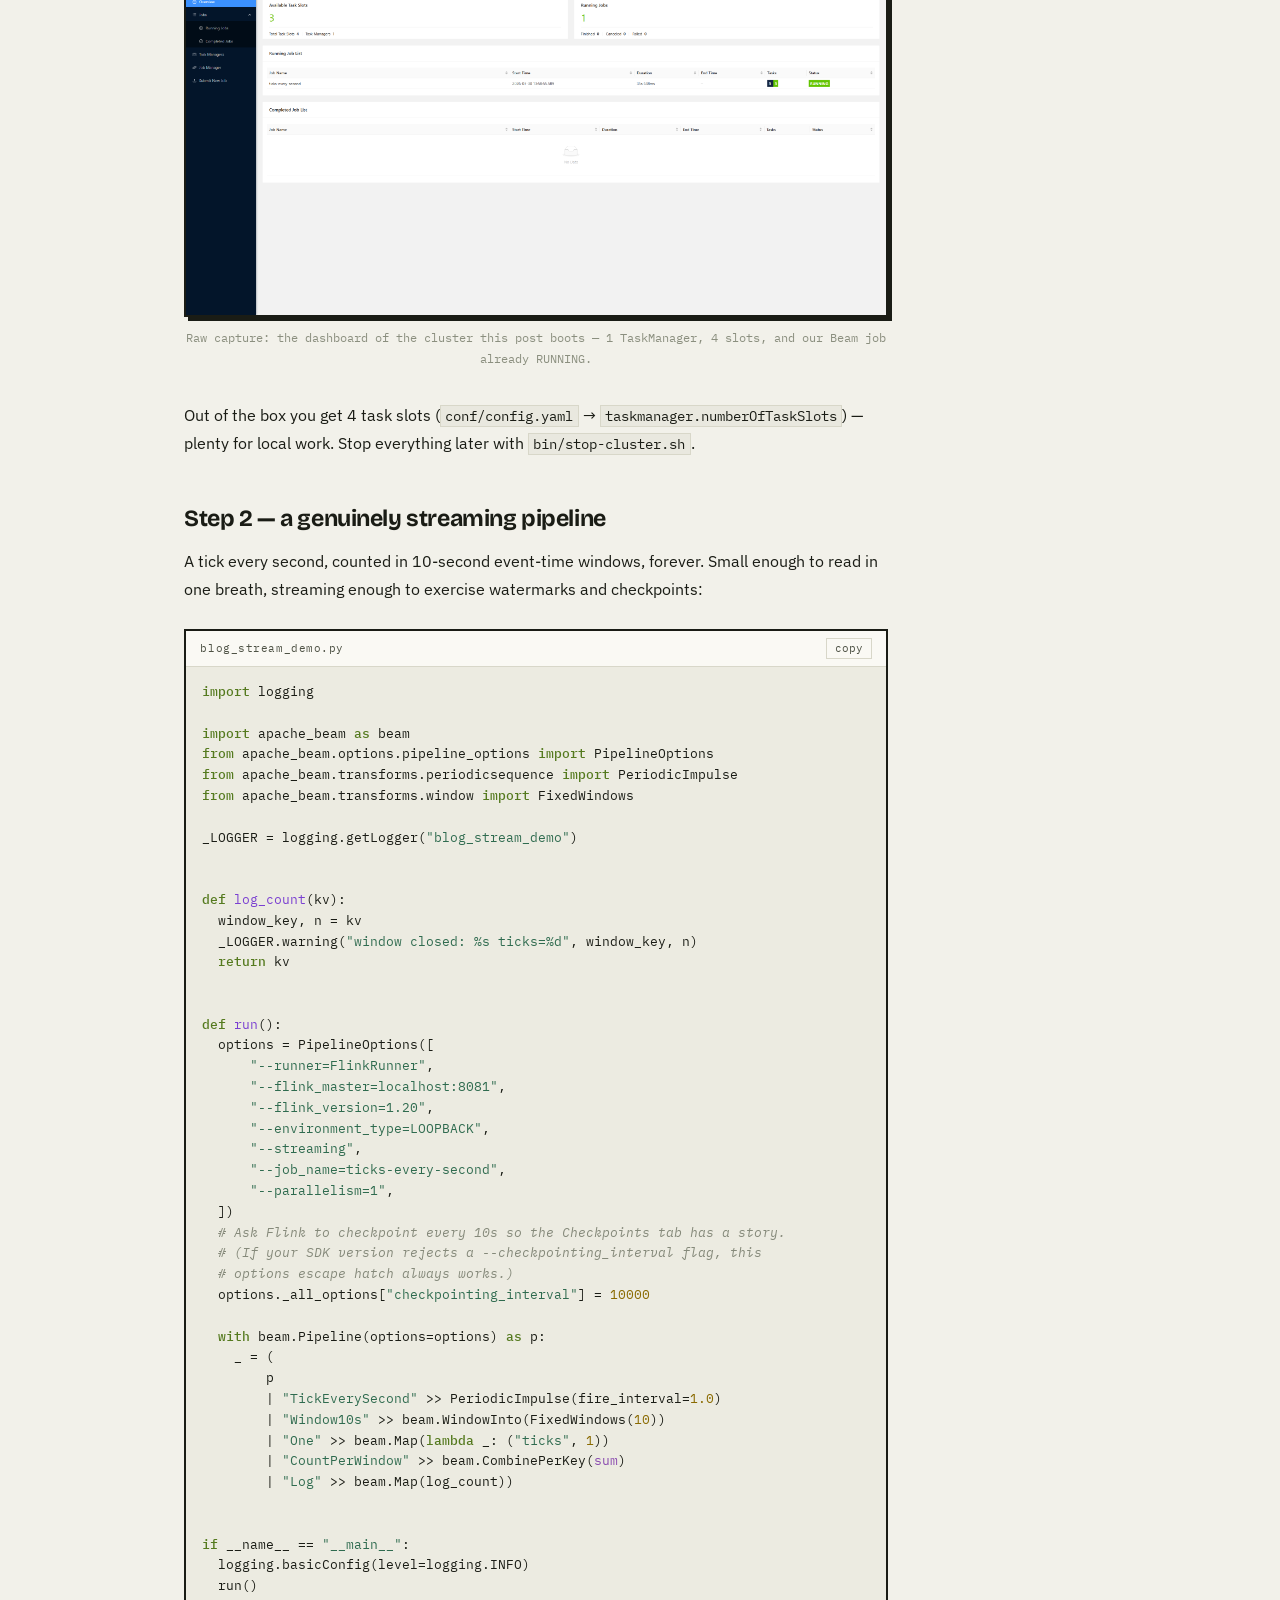
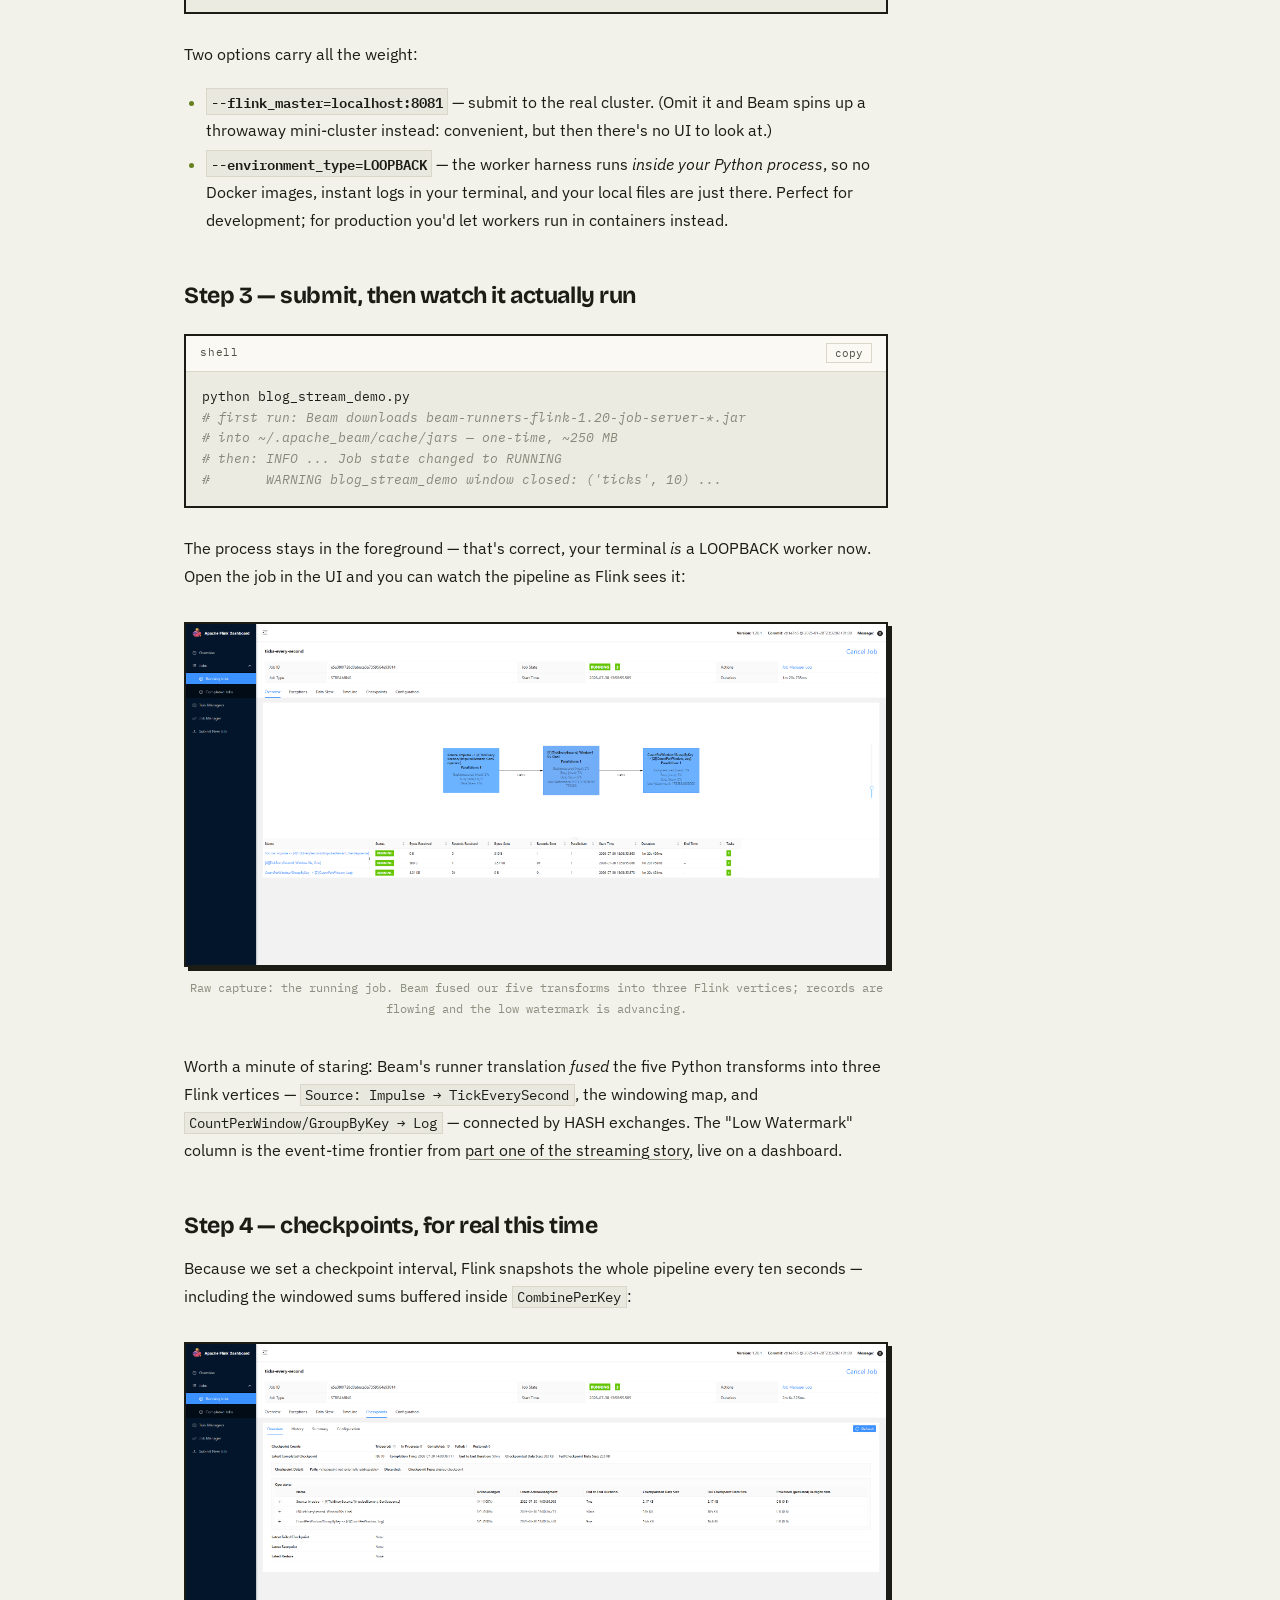
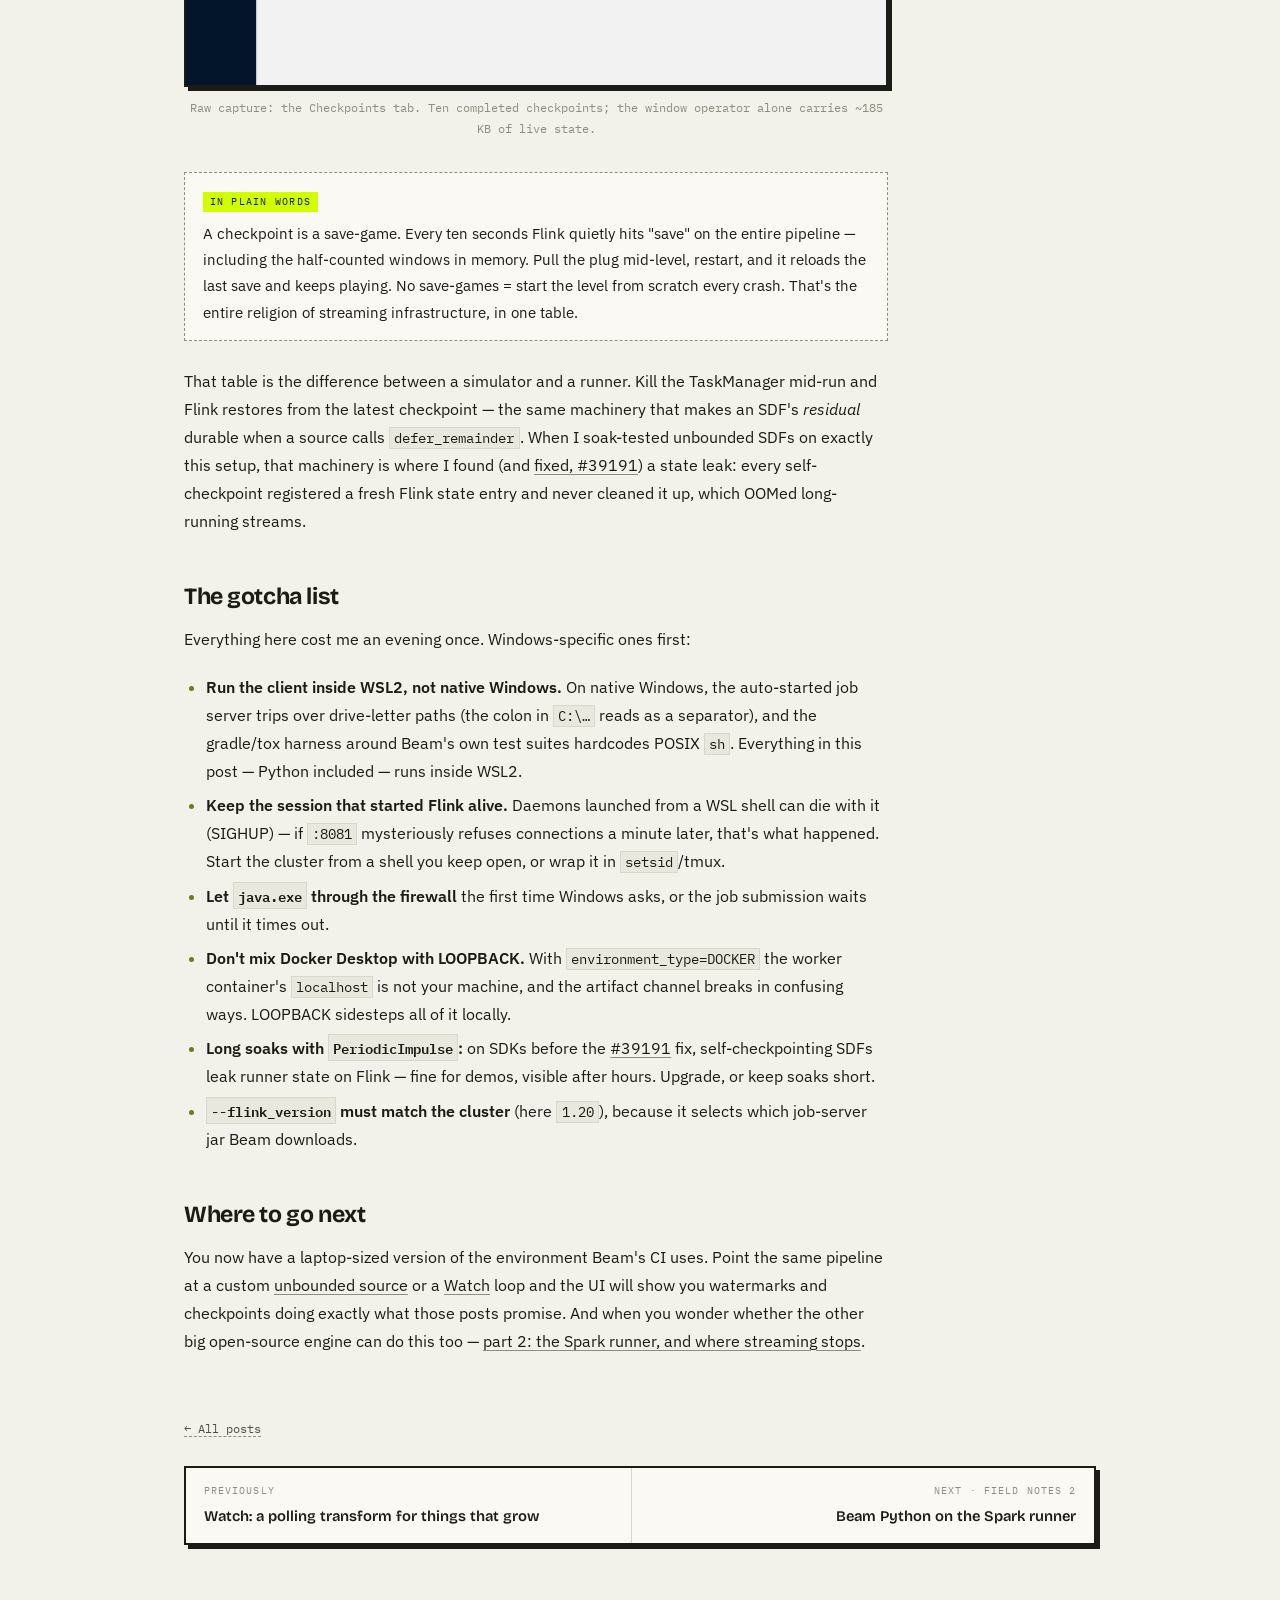
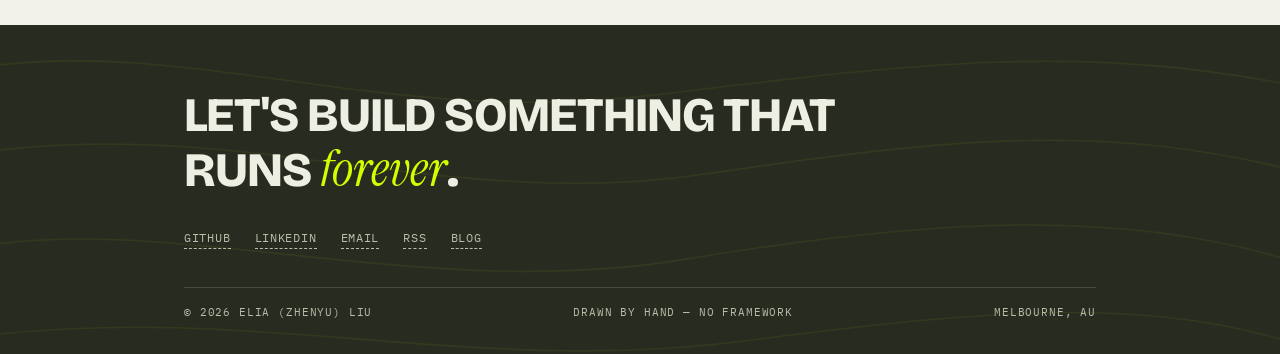
<file: blog/beam-python-local-flink/index.html>
<!DOCTYPE html>
<html lang="en">
<head>
  <meta charset="utf-8">
  <meta name="viewport" content="width=device-width, initial-scale=1">
  <title>A local Flink cluster for Beam Python — Elia Liu</title>
  <meta name="description" content="Run Apache Beam Python pipelines on a real local Flink cluster: setup, a streaming demo, the web UI, checkpoints, and every Windows/WSL2 gotcha I hit. With real screenshots.">
  <link rel="canonical" href="https://eliaaazzz.github.io/blog/beam-python-local-flink/">
  <meta property="og:title" content="A local Flink cluster for Beam Python, start to streaming">
  <meta property="og:description" content="A real runner on your laptop: Flink 1.20 + Beam Python + LOOPBACK, with the web UI, checkpoints, and every gotcha documented.">
  <meta property="og:type" content="article">
  <meta property="og:url" content="https://eliaaazzz.github.io/blog/beam-python-local-flink/">
  <meta property="og:site_name" content="Elia Liu">
  <meta property="article:published_time" content="2026-07-30">
  <meta property="article:author" content="Elia Liu">
  <meta name="twitter:card" content="summary">
  <meta name="theme-color" media="(prefers-color-scheme: light)" content="#f2f1ea">
  <meta name="theme-color" media="(prefers-color-scheme: dark)" content="#171a12">
  <link rel="icon" type="image/svg+xml" href="/assets/favicon.svg">
  <link rel="alternate" type="application/rss+xml" title="Elia Liu — writing" href="/feed.xml">
  <script>(function(){try{var t=localStorage.getItem("theme");if(t)document.documentElement.setAttribute("data-theme",t)}catch(e){}})();</script>
  <link rel="preconnect" href="https://fonts.googleapis.com">
  <link rel="preconnect" href="https://fonts.gstatic.com" crossorigin>
  <link href="https://fonts.googleapis.com/css2?family=Bricolage+Grotesque:opsz,wght@12..96,600;12..96,700;12..96,800&family=Instrument+Serif:ital@0;1&family=IBM+Plex+Mono:wght@400;500&family=IBM+Plex+Sans:wght@400;500;600&display=swap" rel="stylesheet">
  <link rel="stylesheet" href="/assets/css/main.css">
  <script defer src="/assets/vendor/highlight.min.js"></script>
  <script defer src="/assets/js/main.js"></script>
  <script type="application/ld+json">
  {
    "@context": "https://schema.org",
    "@type": "BlogPosting",
    "headline": "A local Flink cluster for Beam Python, start to streaming",
    "description": "A real runner on your laptop: Flink 1.20 + Beam Python + LOOPBACK, with the web UI, checkpoints, and every gotcha documented.",
    "datePublished": "2026-07-30",
    "author": { "@type": "Person", "name": "Elia Liu", "url": "https://eliaaazzz.github.io/" }
  }
  </script>
</head>
<body>
  <a class="skip-link" href="#main">Skip to content</a>

  <header class="topbar shell">
    <a class="wordmark" href="/">Elia Liu<span class="lt">.</span></a>
    <div class="topbar-right">
      <nav class="crumbs" aria-label="Site">
        <a href="/">home</a>
        <a href="/blog/" aria-current="page">blog</a>
        <a href="/sde/">sde</a>
        <a href="/research/">research</a>
      </nav>
      <button class="theme-btn" type="button" aria-label="Toggle color theme">
        <svg class="sun" viewBox="0 0 24 24" fill="none" stroke="currentColor" stroke-width="2" stroke-linecap="round" aria-hidden="true"><circle cx="12" cy="12" r="4.4"/><path d="M12 2.5v2.4M12 19.1v2.4M2.5 12h2.4M19.1 12h2.4M5 5l1.7 1.7M17.3 17.3 19 19M19 5l-1.7 1.7M6.7 17.3 5 19"/></svg>
        <svg class="moon" viewBox="0 0 24 24" fill="none" stroke="currentColor" stroke-width="2" stroke-linecap="round" stroke-linejoin="round" aria-hidden="true"><path d="M20.2 14.2A8.2 8.2 0 0 1 9.8 3.8a8.2 8.2 0 1 0 10.4 10.4Z"/></svg>
      </button>
    </div>
  </header>

  <main id="main">
    <article>

      <header class="post-head shell">
        <p class="crumb"><a href="/blog/">blog</a> / runner field notes · part 1</p>
        <h1>A local Flink cluster for Beam Python, start to streaming</h1>
        <p class="dek">
          DirectRunner is a simulator: it ignores resume delays, fakes the clock, and forgives
          sins a real runner won't. The day your streaming pipeline matters, you want a real
          engine on your laptop. This is my complete local-Flink setup for Apache Beam Python —
          the exact commands, a live streaming job, the web UI to prove it, and every gotcha
          I hit so you don't have to. Every screenshot below is a raw capture from this run.
        </p>
        <div class="post-meta">
          <time datetime="2026-07-30">July 30, 2026</time><span class="sep">·</span>
          <span>15 min read</span><span class="sep">·</span>
          <span>apache-beam</span><span class="sep">·</span>
          <span>flink</span><span class="sep">·</span>
          <span>hands-on</span>
        </div>
      </header>

      <div class="post-layout shell">

        <details class="toc-mobile">
          <summary>Contents</summary>
          <ol>
            <li><a href="#why">Why a real runner, locally</a></li>
            <li><a href="#setup">Step 1 — get Flink running</a></li>
            <li><a href="#pipeline">Step 2 — a streaming pipeline</a></li>
            <li><a href="#submit">Step 3 — submit and watch it live</a></li>
            <li><a href="#checkpoints">Step 4 — checkpoints, for real</a></li>
            <li><a href="#gotchas">The gotcha list (Windows/WSL2 included)</a></li>
            <li><a href="#next">Where to go next</a></li>
          </ol>
        </details>

        <div class="prose">

          <h2 id="why"><a href="#why">Why a real runner, locally</a></h2>

          <p>Everything in my <a href="/blog/beam-python-unbounded-sources/">unbounded sources</a>
          and <a href="/blog/beam-python-watch-transform/">Watch</a> posts — watermarks, checkpoints,
          <code>defer_remainder</code> — only <em>means</em> something on a runner that takes time
          seriously. The local FnApiRunner does not: it ignores SDF resume delays (idle sources
          busy-loop), and its notion of "streaming" is a polite fiction. Flink is the easiest real
          streaming engine to run on one machine, and it's the same engine Beam's own
          ValidatesRunner CI uses — when I validated my GSoC work, this exact setup ran
          174 tests / 0 failures.</p>

          <div class="callout">
            <span class="callout-label">in plain words</span>
            <p>Beam is the <em>recipe</em>; a runner is the <em>kitchen</em>. DirectRunner is the
            toy kitchen in your IDE — great for tasting, but the burners aren't real. Flink is an
            actual industrial kitchen you can install on your laptop: real clocks, real
            save-points, a real window to watch the cooks through (the web UI). Same recipe runs
            in both — that's Beam's whole promise.</p>
          </div>

          <p>What you need: <strong>Java 11+</strong>, <strong>Python 3.9–3.12 with
          <code>apache-beam</code></strong>, and a Linux-ish environment — macOS or Linux natively;
          on Windows, use <strong>WSL2</strong> and do <em>everything inside it</em> (the
          <a href="#gotchas">gotcha list</a> explains why that isn't optional).</p>

          <h2 id="setup"><a href="#setup">Step 1 — get Flink running (two commands)</a></h2>

          <div class="codeblock">
            <div class="codeblock-bar"><span class="fname">shell (WSL2 / Linux / macOS)</span></div>
            <pre><code class="language-bash"># 1. Download + unpack Flink (1.20.x is what current Beam targets)
curl -LO https://archive.apache.org/dist/flink/flink-1.20.1/flink-1.20.1-bin-scala_2.12.tgz
tar xzf flink-1.20.1-bin-scala_2.12.tgz

# 2. Start the standalone cluster: one JobManager + one TaskManager
./flink-1.20.1/bin/start-cluster.sh

# Sanity check — the REST API answers on :8081
curl -s http://localhost:8081/overview</code></pre>
          </div>

          <p>That last command should return JSON like
          <code>{"taskmanagers":1,"slots-total":4,…,"flink-version":"1.20.1"}</code>, and
          <strong>http://localhost:8081</strong> now serves the Flink Web UI (WSL2 forwards
          localhost to Windows automatically):</p>

          <figure>
            <img class="shot" src="/assets/img/posts/flink-dashboard.png" width="1568" height="765"
                 loading="lazy" alt="Flink 1.20.1 web dashboard showing one task manager, four slots, and the Beam job ticks-every-second in RUNNING state">
            <figcaption>Raw capture: the dashboard of the cluster this post boots — 1 TaskManager,
              4 slots, and our Beam job already RUNNING.</figcaption>
          </figure>

          <p>Out of the box you get 4 task slots (<code>conf/config.yaml</code> →
          <code>taskmanager.numberOfTaskSlots</code>) — plenty for local work. Stop everything later
          with <code>bin/stop-cluster.sh</code>.</p>

          <h2 id="pipeline"><a href="#pipeline">Step 2 — a genuinely streaming pipeline</a></h2>

          <p>A tick every second, counted in 10-second event-time windows, forever. Small enough to
          read in one breath, streaming enough to exercise watermarks and checkpoints:</p>

          <div class="codeblock">
            <div class="codeblock-bar"><span class="fname">blog_stream_demo.py</span></div>
            <pre><code class="language-python">import logging

import apache_beam as beam
from apache_beam.options.pipeline_options import PipelineOptions
from apache_beam.transforms.periodicsequence import PeriodicImpulse
from apache_beam.transforms.window import FixedWindows

_LOGGER = logging.getLogger("blog_stream_demo")


def log_count(kv):
  window_key, n = kv
  _LOGGER.warning("window closed: %s ticks=%d", window_key, n)
  return kv


def run():
  options = PipelineOptions([
      "--runner=FlinkRunner",
      "--flink_master=localhost:8081",
      "--flink_version=1.20",
      "--environment_type=LOOPBACK",
      "--streaming",
      "--job_name=ticks-every-second",
      "--parallelism=1",
  ])
  # Ask Flink to checkpoint every 10s so the Checkpoints tab has a story.
  # (If your SDK version rejects a --checkpointing_interval flag, this
  # options escape hatch always works.)
  options._all_options["checkpointing_interval"] = 10000

  with beam.Pipeline(options=options) as p:
    _ = (
        p
        | "TickEverySecond" >> PeriodicImpulse(fire_interval=1.0)
        | "Window10s" >> beam.WindowInto(FixedWindows(10))
        | "One" >> beam.Map(lambda _: ("ticks", 1))
        | "CountPerWindow" >> beam.CombinePerKey(sum)
        | "Log" >> beam.Map(log_count))


if __name__ == "__main__":
  logging.basicConfig(level=logging.INFO)
  run()</code></pre>
          </div>

          <p>Two options carry all the weight:</p>

          <ul>
            <li><strong><code>--flink_master=localhost:8081</code></strong> — submit to the real
              cluster. (Omit it and Beam spins up a throwaway mini-cluster instead: convenient,
              but then there's no UI to look at.)</li>
            <li><strong><code>--environment_type=LOOPBACK</code></strong> — the worker harness runs
              <em>inside your Python process</em>, so no Docker images, instant logs in your
              terminal, and your local files are just there. Perfect for development; for
              production you'd let workers run in containers instead.</li>
          </ul>

          <h2 id="submit"><a href="#submit">Step 3 — submit, then watch it actually run</a></h2>

          <div class="codeblock">
            <div class="codeblock-bar"><span class="fname">shell</span></div>
            <pre><code class="language-bash">python blog_stream_demo.py
# first run: Beam downloads beam-runners-flink-1.20-job-server-*.jar
# into ~/.apache_beam/cache/jars — one-time, ~250 MB
# then: INFO ... Job state changed to RUNNING
#       WARNING blog_stream_demo window closed: ('ticks', 10) ...</code></pre>
          </div>

          <p>The process stays in the foreground — that's correct, your terminal <em>is</em> a
          LOOPBACK worker now. Open the job in the UI and you can watch the pipeline as Flink sees
          it:</p>

          <figure>
            <img class="shot" src="/assets/img/posts/flink-job-graph.png" width="1568" height="765"
                 loading="lazy" alt="Flink job page for ticks-every-second: a three-vertex streaming DAG with all vertices RUNNING, records flowing and low watermarks advancing">
            <figcaption>Raw capture: the running job. Beam fused our five transforms into three
              Flink vertices; records are flowing and the low watermark is advancing.</figcaption>
          </figure>

          <p>Worth a minute of staring: Beam's runner translation <em>fused</em> the five Python
          transforms into three Flink vertices — <code>Source: Impulse → TickEverySecond</code>,
          the windowing map, and <code>CountPerWindow/GroupByKey → Log</code> — connected by HASH
          exchanges. The "Low Watermark" column is the event-time frontier from
          <a href="/blog/beam-python-unbounded-sources/">part one of the streaming story</a>,
          live on a dashboard.</p>

          <h2 id="checkpoints"><a href="#checkpoints">Step 4 — checkpoints, for real this time</a></h2>

          <p>Because we set a checkpoint interval, Flink snapshots the whole pipeline every ten
          seconds — including the windowed sums buffered inside <code>CombinePerKey</code>:</p>

          <figure>
            <img class="shot" src="/assets/img/posts/flink-checkpoints.png" width="1568" height="765"
                 loading="lazy" alt="Flink checkpoints tab: 11 triggered, 10 completed, per-operator checkpointed state sizes with the windowing operator holding 185 KB">
            <figcaption>Raw capture: the Checkpoints tab. Ten completed checkpoints; the window
              operator alone carries ~185 KB of live state.</figcaption>
          </figure>

          <div class="callout">
            <span class="callout-label">in plain words</span>
            <p>A checkpoint is a save-game. Every ten seconds Flink quietly hits "save" on the
            entire pipeline — including the half-counted windows in memory. Pull the plug
            mid-level, restart, and it reloads the last save and keeps playing. No save-games =
            start the level from scratch every crash. That's the entire religion of streaming
            infrastructure, in one table.</p>
          </div>

          <p>That table is the difference between a simulator and a runner. Kill the TaskManager
          mid-run and Flink restores from the latest checkpoint — the same machinery that makes an
          SDF's <em>residual</em> durable when a source calls <code>defer_remainder</code>. When I
          soak-tested unbounded SDFs on exactly this setup, that machinery is where I found (and
          <a href="https://github.com/apache/beam/pull/39191">fixed, #39191</a>) a state leak: every
          self-checkpoint registered a fresh Flink state entry and never cleaned it up, which OOMed
          long-running streams.</p>

          <h2 id="gotchas"><a href="#gotchas">The gotcha list</a></h2>

          <p>Everything here cost me an evening once. Windows-specific ones first:</p>

          <ul>
            <li><strong>Run the client inside WSL2, not native Windows.</strong> On native Windows,
              the auto-started job server trips over drive-letter paths (the colon in
              <code>C:\…</code> reads as a separator), and the gradle/tox harness around Beam's own
              test suites hardcodes POSIX <code>sh</code>. Everything in this post — Python included
              — runs inside WSL2.</li>
            <li><strong>Keep the session that started Flink alive.</strong> Daemons launched from a
              WSL shell can die with it (SIGHUP) — if <code>:8081</code> mysteriously refuses
              connections a minute later, that's what happened. Start the cluster from a shell you
              keep open, or wrap it in <code>setsid</code>/tmux.</li>
            <li><strong>Let <code>java.exe</code> through the firewall</strong> the first time
              Windows asks, or the job submission waits until it times out.</li>
            <li><strong>Don't mix Docker Desktop with LOOPBACK.</strong> With
              <code>environment_type=DOCKER</code> the worker container's
              <code>localhost</code> is not your machine, and the artifact channel breaks in
              confusing ways. LOOPBACK sidesteps all of it locally.</li>
            <li><strong>Long soaks with <code>PeriodicImpulse</code>:</strong> on SDKs before the
              <a href="https://github.com/apache/beam/pull/39191">#39191</a> fix, self-checkpointing
              SDFs leak runner state on Flink — fine for demos, visible after hours. Upgrade, or
              keep soaks short.</li>
            <li><strong><code>--flink_version</code> must match the cluster</strong> (here
              <code>1.20</code>), because it selects which job-server jar Beam downloads.</li>
          </ul>

          <h2 id="next"><a href="#next">Where to go next</a></h2>

          <p>You now have a laptop-sized version of the environment Beam's CI uses. Point the same
          pipeline at a custom <a href="/blog/beam-python-unbounded-sources/">unbounded source</a>
          or a <a href="/blog/beam-python-watch-transform/">Watch</a> loop and the UI will show you
          watermarks and checkpoints doing exactly what those posts promise. And when you wonder
          whether the other big open-source engine can do this too —
          <a href="/blog/beam-python-spark-runner/">part 2: the Spark runner, and where streaming
          stops</a>.</p>

        </div>
      </div>

      <footer class="post-foot shell">
        <a class="back" href="/blog/">← All posts</a>
        <nav class="post-nav" aria-label="More posts">
          <a href="/blog/beam-python-watch-transform/">
            <span class="dir">Previously</span>
            <span class="t">Watch: a polling transform for things that grow</span>
          </a>
          <a class="next" href="/blog/beam-python-spark-runner/">
            <span class="dir">Next · Field notes 2</span>
            <span class="t">Beam Python on the Spark runner</span>
          </a>
        </nav>
      </footer>

    </article>
  </main>

  <footer class="foot">
    <svg class="contours" viewBox="0 0 1200 320" preserveAspectRatio="none" aria-hidden="true">
      <path d="M-20 40 C 180 10, 360 96, 610 66 S 1010 16, 1220 58" fill="none" stroke="currentColor" stroke-width="1.5"/>
      <path d="M-20 120 C 220 84, 420 176, 660 140 S 1040 92, 1220 138" fill="none" stroke="currentColor" stroke-width="1.5"/>
      <path d="M-20 208 C 160 176, 400 260, 640 220 S 1060 172, 1220 224" fill="none" stroke="currentColor" stroke-width="1.5"/>
      <path d="M-20 292 C 240 260, 440 330, 700 296 S 1080 258, 1220 300" fill="none" stroke="currentColor" stroke-width="1.5"/>
    </svg>
    <div class="shell">
      <p class="foot-big">Let's build something that runs <span class="gs">forever</span>.</p>
      <nav class="foot-links" aria-label="Elsewhere">
        <a href="https://github.com/Eliaaazzz">github</a>
        <a href="https://www.linkedin.com/in/elia-liu">linkedin</a>
        <a href="mailto:elialiulzy@gmail.com">email</a>
        <a href="/feed.xml">rss</a>
        <a href="/blog/">blog</a>
      </nav>
      <div class="foot-fine">
        <span>© 2026 elia (zhenyu) liu</span>
        <span>drawn by hand — no framework</span>
        <span>melbourne, au</span>
      </div>
    </div>
  </footer>
</body>
</html>
</file>
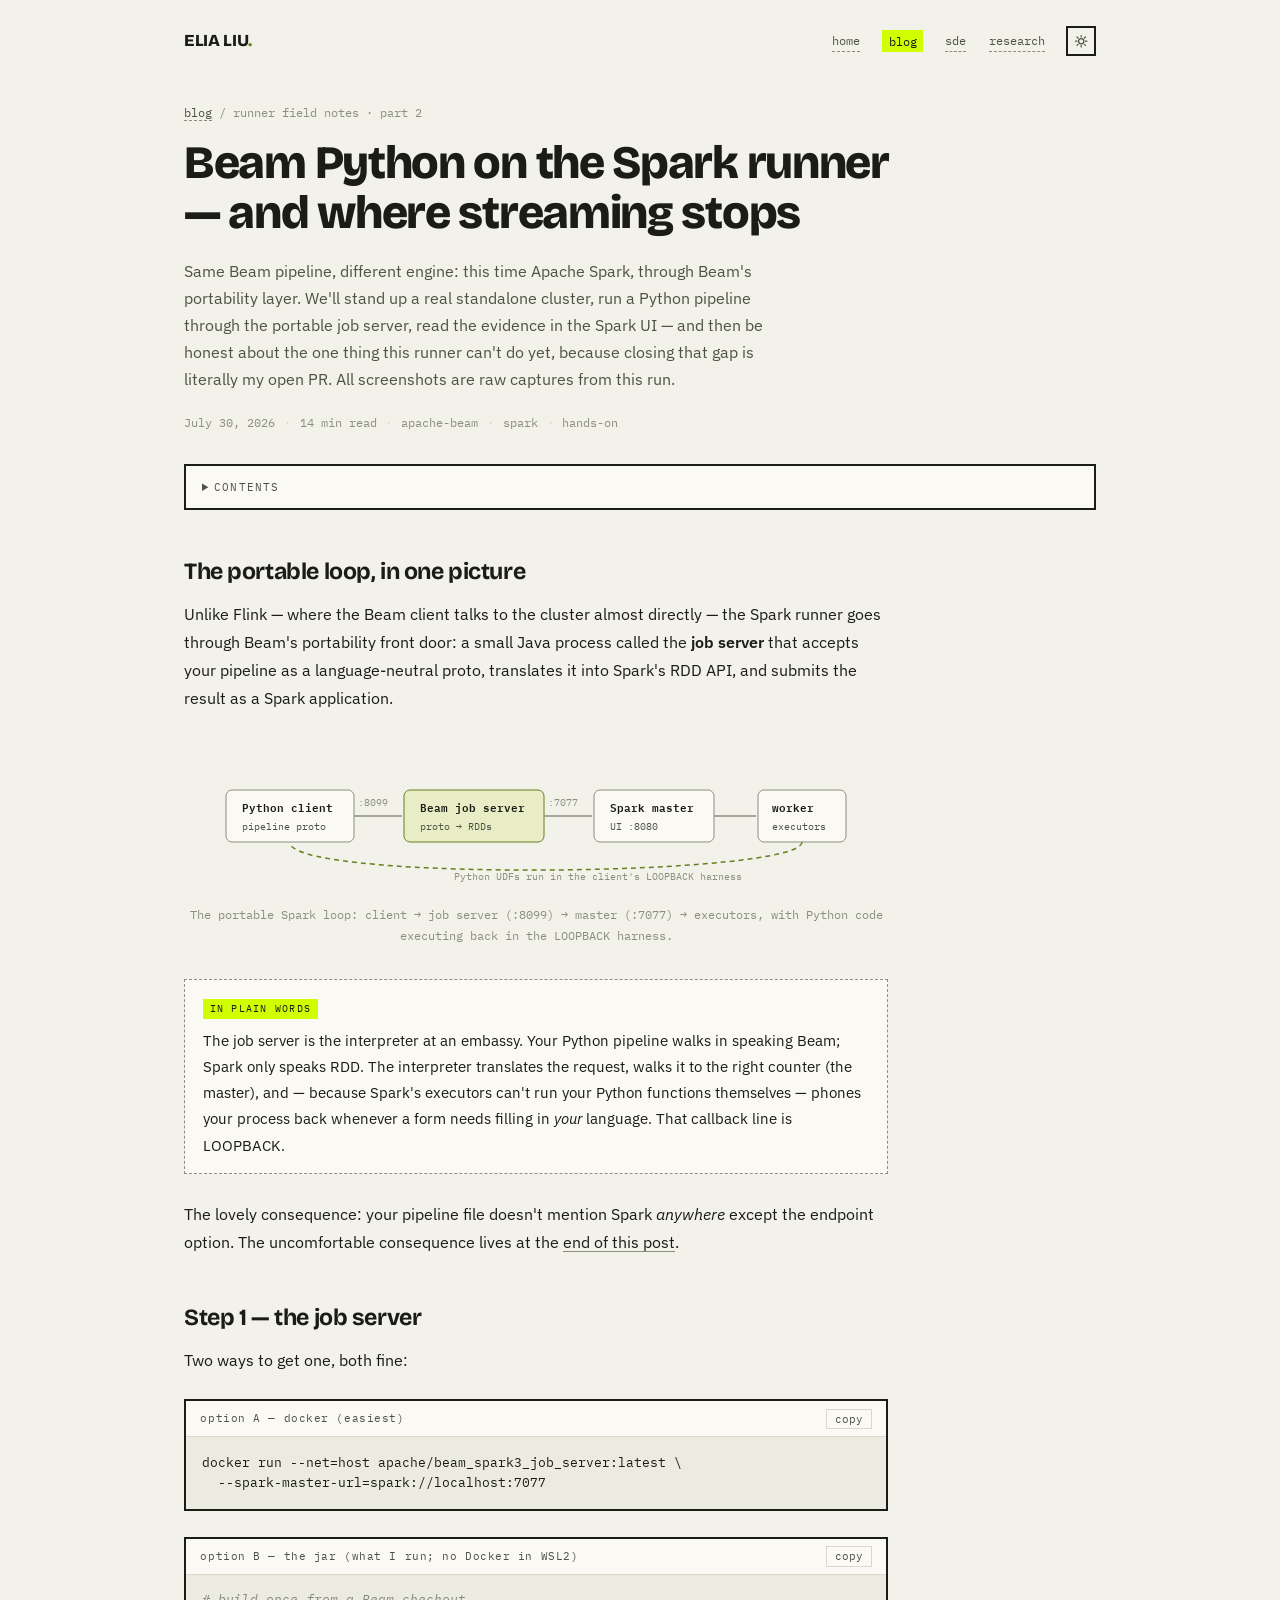
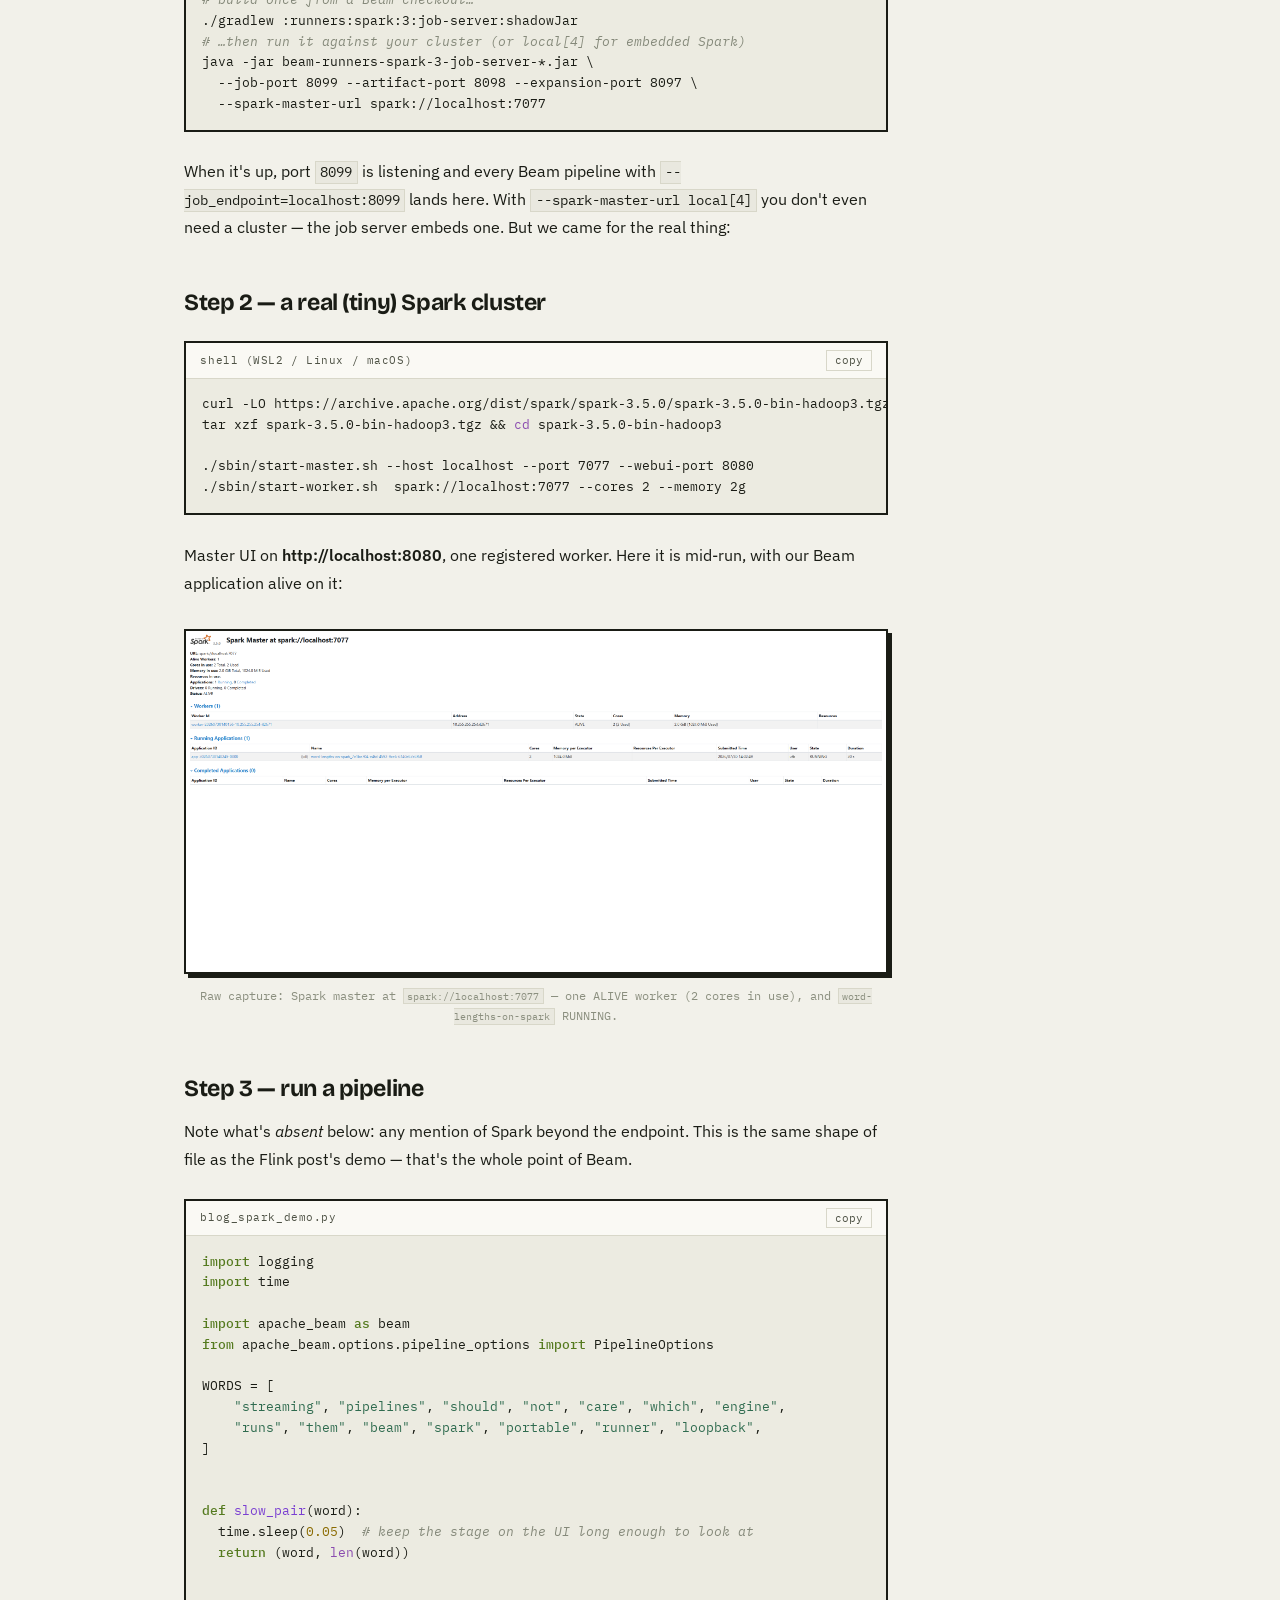
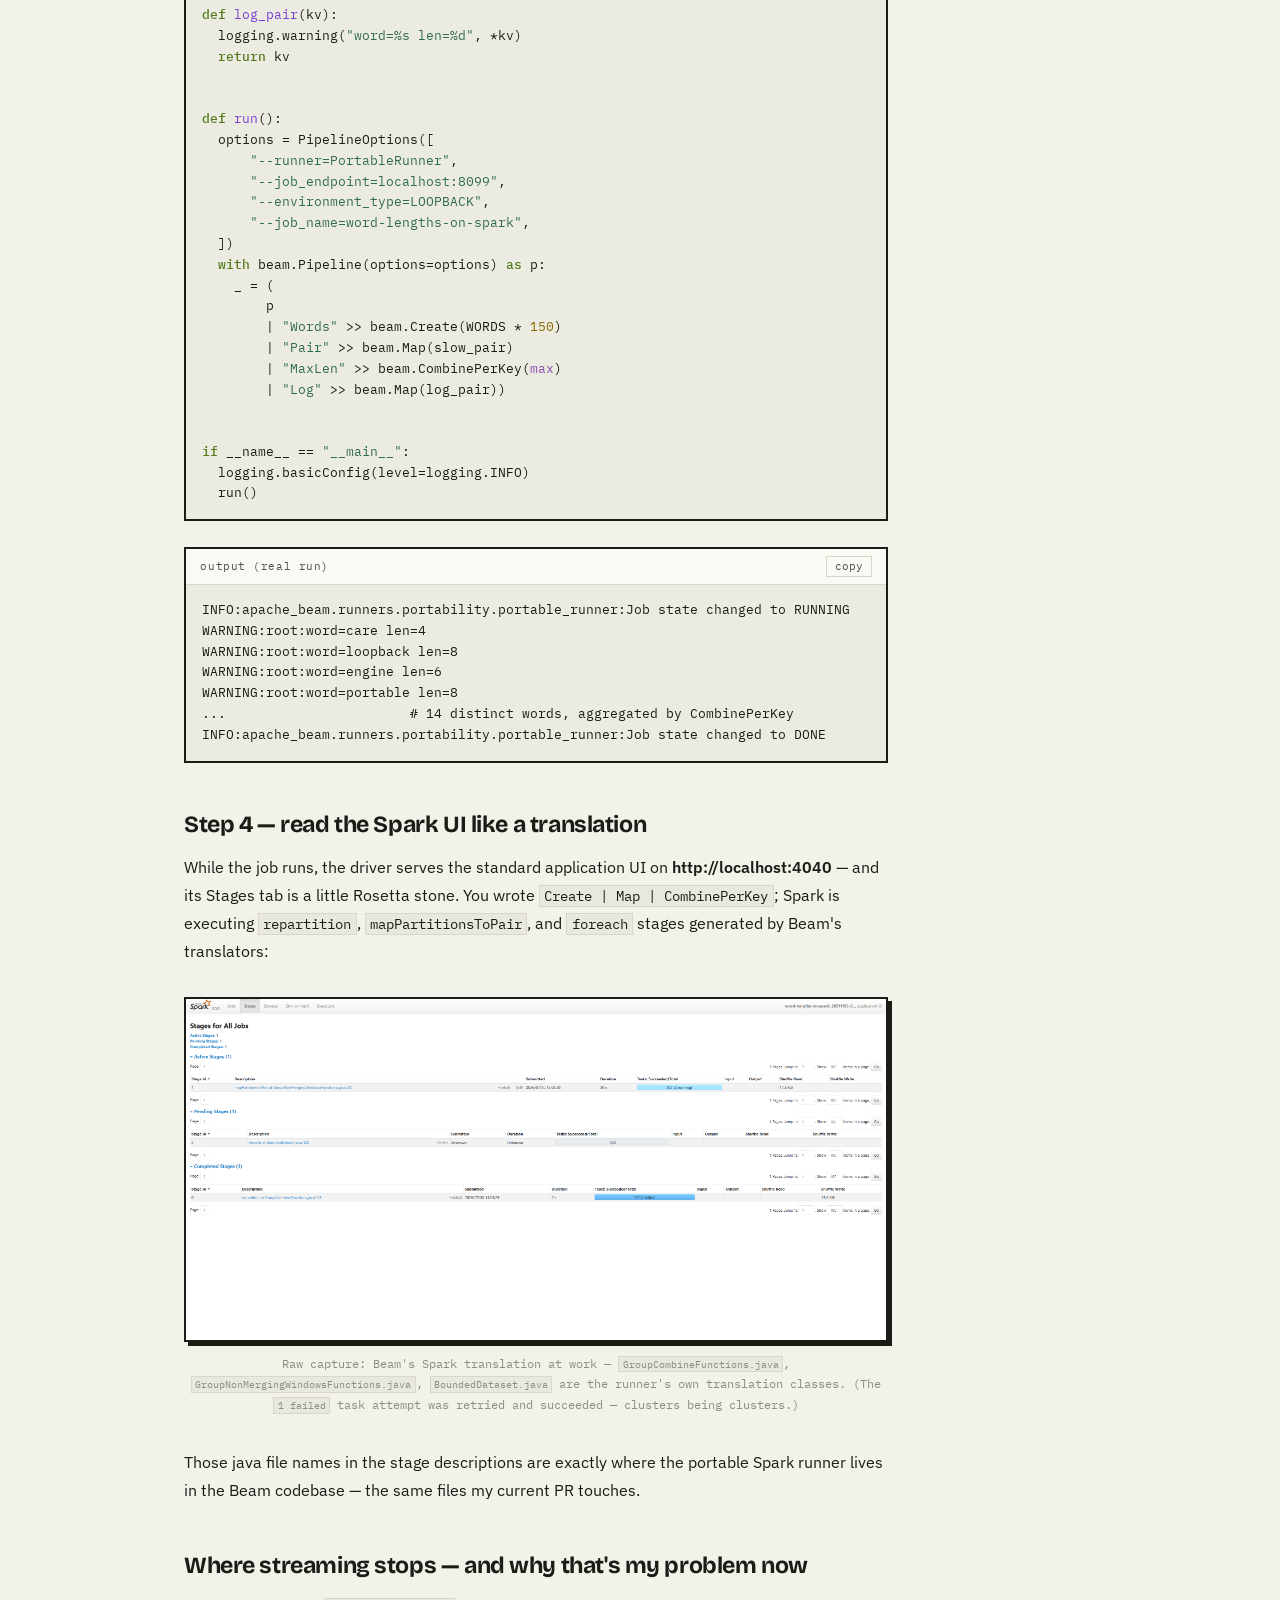
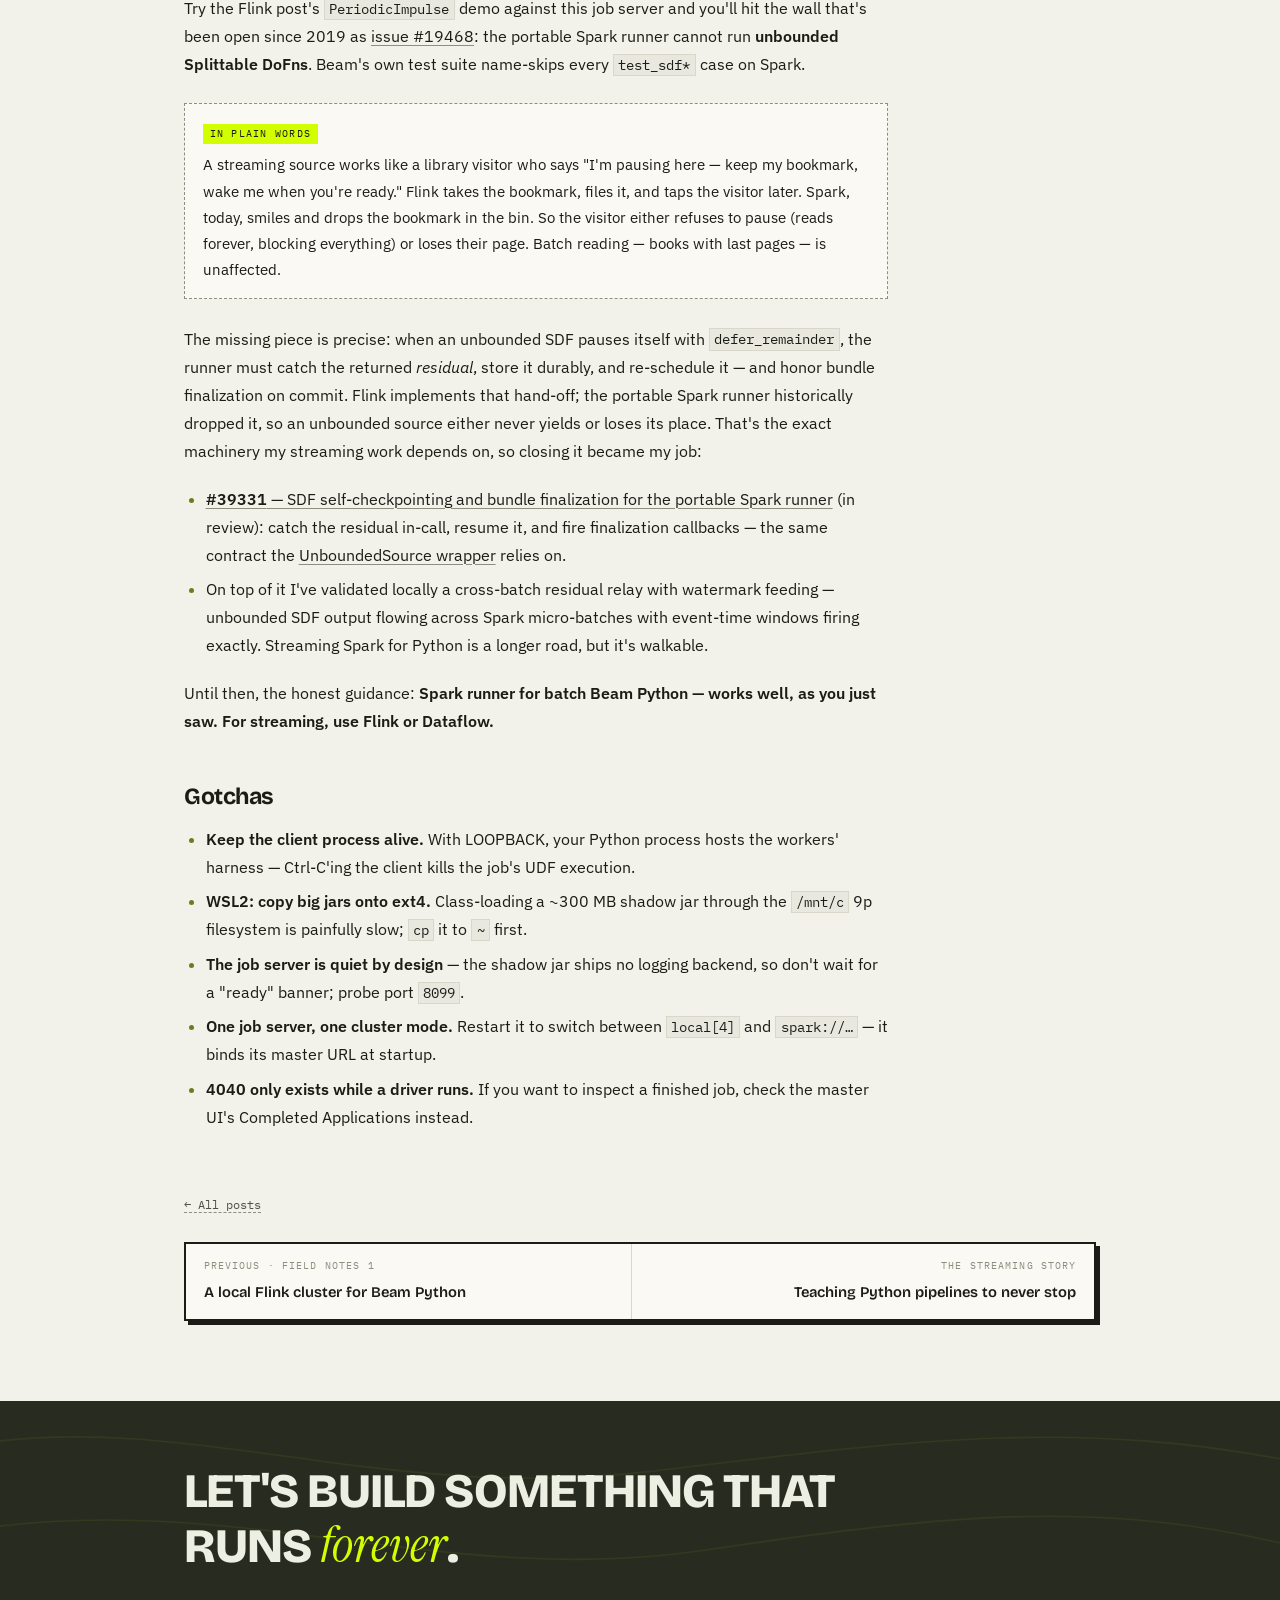
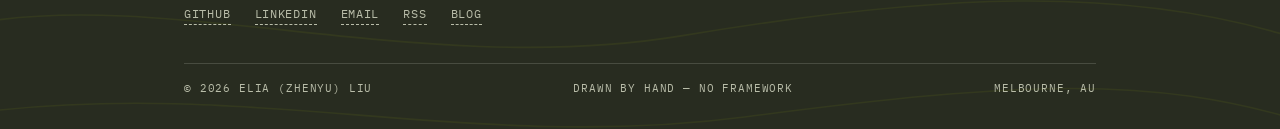
<file: blog/beam-python-spark-runner/index.html>
<!DOCTYPE html>
<html lang="en">
<head>
  <meta charset="utf-8">
  <meta name="viewport" content="width=device-width, initial-scale=1">
  <title>Beam Python on the Spark runner — Elia Liu</title>
  <meta name="description" content="Run Apache Beam Python on a real local Spark cluster through the portable job server: setup, a working job with real screenshots, how the translation looks in the Spark UI — and exactly where streaming stops (issue #19468).">
  <link rel="canonical" href="https://eliaaazzz.github.io/blog/beam-python-spark-runner/">
  <meta property="og:title" content="Beam Python on the Spark runner — and where streaming stops">
  <meta property="og:description" content="The portable Spark loop end to end: job server, standalone cluster, real UI screenshots, and the unbounded-SDF gap I'm working to close (#39331).">
  <meta property="og:type" content="article">
  <meta property="og:url" content="https://eliaaazzz.github.io/blog/beam-python-spark-runner/">
  <meta property="og:site_name" content="Elia Liu">
  <meta property="article:published_time" content="2026-07-30">
  <meta property="article:author" content="Elia Liu">
  <meta name="twitter:card" content="summary">
  <meta name="theme-color" media="(prefers-color-scheme: light)" content="#f2f1ea">
  <meta name="theme-color" media="(prefers-color-scheme: dark)" content="#171a12">
  <link rel="icon" type="image/svg+xml" href="/assets/favicon.svg">
  <link rel="alternate" type="application/rss+xml" title="Elia Liu — writing" href="/feed.xml">
  <script>(function(){try{var t=localStorage.getItem("theme");if(t)document.documentElement.setAttribute("data-theme",t)}catch(e){}})();</script>
  <link rel="preconnect" href="https://fonts.googleapis.com">
  <link rel="preconnect" href="https://fonts.gstatic.com" crossorigin>
  <link href="https://fonts.googleapis.com/css2?family=Bricolage+Grotesque:opsz,wght@12..96,600;12..96,700;12..96,800&family=Instrument+Serif:ital@0;1&family=IBM+Plex+Mono:wght@400;500&family=IBM+Plex+Sans:wght@400;500;600&display=swap" rel="stylesheet">
  <link rel="stylesheet" href="/assets/css/main.css">
  <script defer src="/assets/vendor/highlight.min.js"></script>
  <script defer src="/assets/js/main.js"></script>
  <script type="application/ld+json">
  {
    "@context": "https://schema.org",
    "@type": "BlogPosting",
    "headline": "Beam Python on the Spark runner — and where streaming stops",
    "description": "The portable Spark loop end to end: job server, standalone cluster, real UI screenshots, and the unbounded-SDF gap I'm working to close.",
    "datePublished": "2026-07-30",
    "author": { "@type": "Person", "name": "Elia Liu", "url": "https://eliaaazzz.github.io/" }
  }
  </script>
</head>
<body>
  <a class="skip-link" href="#main">Skip to content</a>

  <header class="topbar shell">
    <a class="wordmark" href="/">Elia Liu<span class="lt">.</span></a>
    <div class="topbar-right">
      <nav class="crumbs" aria-label="Site">
        <a href="/">home</a>
        <a href="/blog/" aria-current="page">blog</a>
        <a href="/sde/">sde</a>
        <a href="/research/">research</a>
      </nav>
      <button class="theme-btn" type="button" aria-label="Toggle color theme">
        <svg class="sun" viewBox="0 0 24 24" fill="none" stroke="currentColor" stroke-width="2" stroke-linecap="round" aria-hidden="true"><circle cx="12" cy="12" r="4.4"/><path d="M12 2.5v2.4M12 19.1v2.4M2.5 12h2.4M19.1 12h2.4M5 5l1.7 1.7M17.3 17.3 19 19M19 5l-1.7 1.7M6.7 17.3 5 19"/></svg>
        <svg class="moon" viewBox="0 0 24 24" fill="none" stroke="currentColor" stroke-width="2" stroke-linecap="round" stroke-linejoin="round" aria-hidden="true"><path d="M20.2 14.2A8.2 8.2 0 0 1 9.8 3.8a8.2 8.2 0 1 0 10.4 10.4Z"/></svg>
      </button>
    </div>
  </header>

  <main id="main">
    <article>

      <header class="post-head shell">
        <p class="crumb"><a href="/blog/">blog</a> / runner field notes · part 2</p>
        <h1>Beam Python on the Spark runner — and where streaming stops</h1>
        <p class="dek">
          Same Beam pipeline, different engine: this time Apache Spark, through Beam's portability
          layer. We'll stand up a real standalone cluster, run a Python pipeline through the
          portable job server, read the evidence in the Spark UI — and then be honest about the
          one thing this runner can't do yet, because closing that gap is literally my open PR.
          All screenshots are raw captures from this run.
        </p>
        <div class="post-meta">
          <time datetime="2026-07-30">July 30, 2026</time><span class="sep">·</span>
          <span>14 min read</span><span class="sep">·</span>
          <span>apache-beam</span><span class="sep">·</span>
          <span>spark</span><span class="sep">·</span>
          <span>hands-on</span>
        </div>
      </header>

      <div class="post-layout shell">

        <details class="toc-mobile">
          <summary>Contents</summary>
          <ol>
            <li><a href="#loop">The portable loop, in one picture</a></li>
            <li><a href="#jobserver">Step 1 — the job server</a></li>
            <li><a href="#cluster">Step 2 — a real Spark cluster</a></li>
            <li><a href="#pipeline">Step 3 — run a pipeline</a></li>
            <li><a href="#ui">Step 4 — read the Spark UI</a></li>
            <li><a href="#streaming">Where streaming stops (#19468)</a></li>
            <li><a href="#gotchas">Gotchas</a></li>
          </ol>
        </details>

        <div class="prose">

          <h2 id="loop"><a href="#loop">The portable loop, in one picture</a></h2>

          <p>Unlike Flink — where the Beam client talks to the cluster almost directly — the Spark
          runner goes through Beam's portability front door: a small Java process called the
          <strong>job server</strong> that accepts your pipeline as a language-neutral proto,
          translates it into Spark's RDD API, and submits the result as a Spark application.</p>

          <figure>
            <svg class="diagram" viewBox="0 0 640 150" role="img" aria-labelledby="ds1-title" style="max-width:640px">
              <title id="ds1-title">Python client submits to the Beam job server on port 8099, which drives a Spark master on port 7077 and its worker; the worker calls back into the client's LOOPBACK harness.</title>
              <rect class="d-box" x="10" y="46" width="128" height="52" rx="6"/>
              <text class="d-ink" x="26" y="68" font-size="11" font-weight="600">Python client</text>
              <text class="d-ink2" x="26" y="86" font-size="10">pipeline proto</text>
              <path class="d-line" d="M 138 72 L 186 72" stroke-width="1.5"/>
              <text class="d-ink3" x="142" y="62" font-size="9.5">:8099</text>
              <rect class="d-box-accent" x="188" y="46" width="140" height="52" rx="6"/>
              <text class="d-ink" x="204" y="68" font-size="11" font-weight="600">Beam job server</text>
              <text class="d-ink2" x="204" y="86" font-size="10">proto → RDDs</text>
              <path class="d-line" d="M 328 72 L 376 72" stroke-width="1.5"/>
              <text class="d-ink3" x="332" y="62" font-size="9.5">:7077</text>
              <rect class="d-box" x="378" y="46" width="120" height="52" rx="6"/>
              <text class="d-ink" x="394" y="68" font-size="11" font-weight="600">Spark master</text>
              <text class="d-ink2" x="394" y="86" font-size="10">UI :8080</text>
              <path class="d-line" d="M 498 72 L 540 72" stroke-width="1.5"/>
              <rect class="d-box" x="542" y="46" width="88" height="52" rx="6"/>
              <text class="d-ink" x="556" y="68" font-size="11" font-weight="600">worker</text>
              <text class="d-ink2" x="556" y="86" font-size="10">executors</text>
              <path class="d-accent-stroke" d="M 586 98 C 586 132, 90 138, 74 100" fill="none" stroke-width="1.5" stroke-dasharray="5 4"/>
              <text class="d-ink3" x="238" y="136" font-size="9.5">Python UDFs run in the client's LOOPBACK harness</text>
            </svg>
            <figcaption>The portable Spark loop: client → job server (:8099) → master (:7077) →
              executors, with Python code executing back in the LOOPBACK harness.</figcaption>
          </figure>

          <div class="callout">
            <span class="callout-label">in plain words</span>
            <p>The job server is the interpreter at an embassy. Your Python pipeline walks in
            speaking Beam; Spark only speaks RDD. The interpreter translates the request, walks it
            to the right counter (the master), and — because Spark's executors can't run your
            Python functions themselves — phones your process back whenever a form needs filling
            in <em>your</em> language. That callback line is LOOPBACK.</p>
          </div>

          <p>The lovely consequence: your pipeline file doesn't mention Spark <em>anywhere</em>
          except the endpoint option. The uncomfortable consequence lives at the
          <a href="#streaming">end of this post</a>.</p>

          <h2 id="jobserver"><a href="#jobserver">Step 1 — the job server</a></h2>

          <p>Two ways to get one, both fine:</p>

          <div class="codeblock">
            <div class="codeblock-bar"><span class="fname">option A — docker (easiest)</span></div>
            <pre><code class="language-bash">docker run --net=host apache/beam_spark3_job_server:latest \
  --spark-master-url=spark://localhost:7077</code></pre>
          </div>

          <div class="codeblock">
            <div class="codeblock-bar"><span class="fname">option B — the jar (what I run; no Docker in WSL2)</span></div>
            <pre><code class="language-bash"># build once from a Beam checkout…
./gradlew :runners:spark:3:job-server:shadowJar
# …then run it against your cluster (or local[4] for embedded Spark)
java -jar beam-runners-spark-3-job-server-*.jar \
  --job-port 8099 --artifact-port 8098 --expansion-port 8097 \
  --spark-master-url spark://localhost:7077</code></pre>
          </div>

          <p>When it's up, port <code>8099</code> is listening and every Beam pipeline with
          <code>--job_endpoint=localhost:8099</code> lands here. With
          <code>--spark-master-url local[4]</code> you don't even need a cluster — the job server
          embeds one. But we came for the real thing:</p>

          <h2 id="cluster"><a href="#cluster">Step 2 — a real (tiny) Spark cluster</a></h2>

          <div class="codeblock">
            <div class="codeblock-bar"><span class="fname">shell (WSL2 / Linux / macOS)</span></div>
            <pre><code class="language-bash">curl -LO https://archive.apache.org/dist/spark/spark-3.5.0/spark-3.5.0-bin-hadoop3.tgz
tar xzf spark-3.5.0-bin-hadoop3.tgz && cd spark-3.5.0-bin-hadoop3

./sbin/start-master.sh --host localhost --port 7077 --webui-port 8080
./sbin/start-worker.sh  spark://localhost:7077 --cores 2 --memory 2g</code></pre>
          </div>

          <p>Master UI on <strong>http://localhost:8080</strong>, one registered worker. Here it is
          mid-run, with our Beam application alive on it:</p>

          <figure>
            <img class="shot" src="/assets/img/posts/spark-master.png" width="1568" height="760"
                 loading="lazy" alt="Spark 3.5.0 master UI at spark://localhost:7077 with one alive worker and the Beam application word-lengths-on-spark in RUNNING state">
            <figcaption>Raw capture: Spark master at <code>spark://localhost:7077</code> — one ALIVE
              worker (2 cores in use), and <code>word-lengths-on-spark</code> RUNNING.</figcaption>
          </figure>

          <h2 id="pipeline"><a href="#pipeline">Step 3 — run a pipeline</a></h2>

          <p>Note what's <em>absent</em> below: any mention of Spark beyond the endpoint. This is
          the same shape of file as the Flink post's demo — that's the whole point of Beam.</p>

          <div class="codeblock">
            <div class="codeblock-bar"><span class="fname">blog_spark_demo.py</span></div>
            <pre><code class="language-python">import logging
import time

import apache_beam as beam
from apache_beam.options.pipeline_options import PipelineOptions

WORDS = [
    "streaming", "pipelines", "should", "not", "care", "which", "engine",
    "runs", "them", "beam", "spark", "portable", "runner", "loopback",
]


def slow_pair(word):
  time.sleep(0.05)  # keep the stage on the UI long enough to look at
  return (word, len(word))


def log_pair(kv):
  logging.warning("word=%s len=%d", *kv)
  return kv


def run():
  options = PipelineOptions([
      "--runner=PortableRunner",
      "--job_endpoint=localhost:8099",
      "--environment_type=LOOPBACK",
      "--job_name=word-lengths-on-spark",
  ])
  with beam.Pipeline(options=options) as p:
    _ = (
        p
        | "Words" >> beam.Create(WORDS * 150)
        | "Pair" >> beam.Map(slow_pair)
        | "MaxLen" >> beam.CombinePerKey(max)
        | "Log" >> beam.Map(log_pair))


if __name__ == "__main__":
  logging.basicConfig(level=logging.INFO)
  run()</code></pre>
          </div>

          <div class="codeblock">
            <div class="codeblock-bar"><span class="fname">output (real run)</span></div>
            <pre><code class="language-text">INFO:apache_beam.runners.portability.portable_runner:Job state changed to RUNNING
WARNING:root:word=care len=4
WARNING:root:word=loopback len=8
WARNING:root:word=engine len=6
WARNING:root:word=portable len=8
...                       # 14 distinct words, aggregated by CombinePerKey
INFO:apache_beam.runners.portability.portable_runner:Job state changed to DONE</code></pre>
          </div>

          <h2 id="ui"><a href="#ui">Step 4 — read the Spark UI like a translation</a></h2>

          <p>While the job runs, the driver serves the standard application UI on
          <strong>http://localhost:4040</strong> — and its Stages tab is a little Rosetta stone.
          You wrote <code>Create | Map | CombinePerKey</code>; Spark is executing
          <code>repartition</code>, <code>mapPartitionsToPair</code>, and <code>foreach</code>
          stages generated by Beam's translators:</p>

          <figure>
            <img class="shot" src="/assets/img/posts/spark-stages.png" width="1568" height="760"
                 loading="lazy" alt="Spark UI stages page for the Beam job: an active mapPartitionsToPair stage from GroupNonMergingWindowsFunctions, a completed repartition stage from GroupCombineFunctions, and a pending foreach stage from BoundedDataset">
            <figcaption>Raw capture: Beam's Spark translation at work —
              <code>GroupCombineFunctions.java</code>, <code>GroupNonMergingWindowsFunctions.java</code>,
              <code>BoundedDataset.java</code> are the runner's own translation classes. (The
              <code>1 failed</code> task attempt was retried and succeeded — clusters being
              clusters.)</figcaption>
          </figure>

          <p>Those java file names in the stage descriptions are exactly where the portable Spark
          runner lives in the Beam codebase — the same files my current PR touches.</p>

          <h2 id="streaming"><a href="#streaming">Where streaming stops — and why that's my problem now</a></h2>

          <p>Try the Flink post's <code>PeriodicImpulse</code> demo against this job server and
          you'll hit the wall that's been open since 2019 as
          <a href="https://github.com/apache/beam/issues/19468">issue #19468</a>: the portable Spark
          runner cannot run <strong>unbounded Splittable DoFns</strong>. Beam's own test suite
          name-skips every <code>test_sdf*</code> case on Spark.</p>

          <div class="callout">
            <span class="callout-label">in plain words</span>
            <p>A streaming source works like a library visitor who says "I'm pausing here — keep my
            bookmark, wake me when you're ready." Flink takes the bookmark, files it, and taps the
            visitor later. Spark, today, smiles and drops the bookmark in the bin. So the visitor
            either refuses to pause (reads forever, blocking everything) or loses their page.
            Batch reading — books with last pages — is unaffected.</p>
          </div>

          <p>The missing piece is precise: when an unbounded SDF pauses itself with
          <code>defer_remainder</code>, the runner must catch the returned <em>residual</em>,
          store it durably, and re-schedule it — and honor bundle finalization on commit. Flink
          implements that hand-off; the portable Spark runner historically dropped it, so an
          unbounded source either never yields or loses its place. That's the exact machinery my
          streaming work depends on, so closing it became my job:</p>

          <ul>
            <li><a href="https://github.com/apache/beam/pull/39331"><strong>#39331</strong> — SDF
              self-checkpointing and bundle finalization for the portable Spark runner</a>
              (in review): catch the residual in-call, resume it, and fire finalization
              callbacks — the same contract the
              <a href="/blog/beam-python-unbounded-sources/">UnboundedSource wrapper</a> relies on.</li>
            <li>On top of it I've validated locally a cross-batch residual relay with watermark
              feeding — unbounded SDF output flowing across Spark micro-batches with event-time
              windows firing exactly. Streaming Spark for Python is a longer road, but it's
              walkable.</li>
          </ul>

          <p>Until then, the honest guidance: <strong>Spark runner for batch Beam Python — works
          well, as you just saw. For streaming, use Flink or Dataflow.</strong></p>

          <h2 id="gotchas"><a href="#gotchas">Gotchas</a></h2>

          <ul>
            <li><strong>Keep the client process alive.</strong> With LOOPBACK, your Python process
              hosts the workers' harness — Ctrl-C'ing the client kills the job's UDF execution.</li>
            <li><strong>WSL2: copy big jars onto ext4.</strong> Class-loading a ~300 MB shadow jar
              through the <code>/mnt/c</code> 9p filesystem is painfully slow; <code>cp</code> it to
              <code>~</code> first.</li>
            <li><strong>The job server is quiet by design</strong> — the shadow jar ships no logging
              backend, so don't wait for a "ready" banner; probe port <code>8099</code>.</li>
            <li><strong>One job server, one cluster mode.</strong> Restart it to switch between
              <code>local[4]</code> and <code>spark://…</code> — it binds its master URL at
              startup.</li>
            <li><strong>4040 only exists while a driver runs.</strong> If you want to inspect a
              finished job, check the master UI's Completed Applications instead.</li>
          </ul>

        </div>
      </div>

      <footer class="post-foot shell">
        <a class="back" href="/blog/">← All posts</a>
        <nav class="post-nav" aria-label="More posts">
          <a href="/blog/beam-python-local-flink/">
            <span class="dir">Previous · Field notes 1</span>
            <span class="t">A local Flink cluster for Beam Python</span>
          </a>
          <a class="next" href="/blog/beam-python-unbounded-sources/">
            <span class="dir">The streaming story</span>
            <span class="t">Teaching Python pipelines to never stop</span>
          </a>
        </nav>
      </footer>

    </article>
  </main>

  <footer class="foot">
    <svg class="contours" viewBox="0 0 1200 320" preserveAspectRatio="none" aria-hidden="true">
      <path d="M-20 40 C 180 10, 360 96, 610 66 S 1010 16, 1220 58" fill="none" stroke="currentColor" stroke-width="1.5"/>
      <path d="M-20 120 C 220 84, 420 176, 660 140 S 1040 92, 1220 138" fill="none" stroke="currentColor" stroke-width="1.5"/>
      <path d="M-20 208 C 160 176, 400 260, 640 220 S 1060 172, 1220 224" fill="none" stroke="currentColor" stroke-width="1.5"/>
      <path d="M-20 292 C 240 260, 440 330, 700 296 S 1080 258, 1220 300" fill="none" stroke="currentColor" stroke-width="1.5"/>
    </svg>
    <div class="shell">
      <p class="foot-big">Let's build something that runs <span class="gs">forever</span>.</p>
      <nav class="foot-links" aria-label="Elsewhere">
        <a href="https://github.com/Eliaaazzz">github</a>
        <a href="https://www.linkedin.com/in/elia-liu">linkedin</a>
        <a href="mailto:elialiulzy@gmail.com">email</a>
        <a href="/feed.xml">rss</a>
        <a href="/blog/">blog</a>
      </nav>
      <div class="foot-fine">
        <span>© 2026 elia (zhenyu) liu</span>
        <span>drawn by hand — no framework</span>
        <span>melbourne, au</span>
      </div>
    </div>
  </footer>
</body>
</html>
</file>
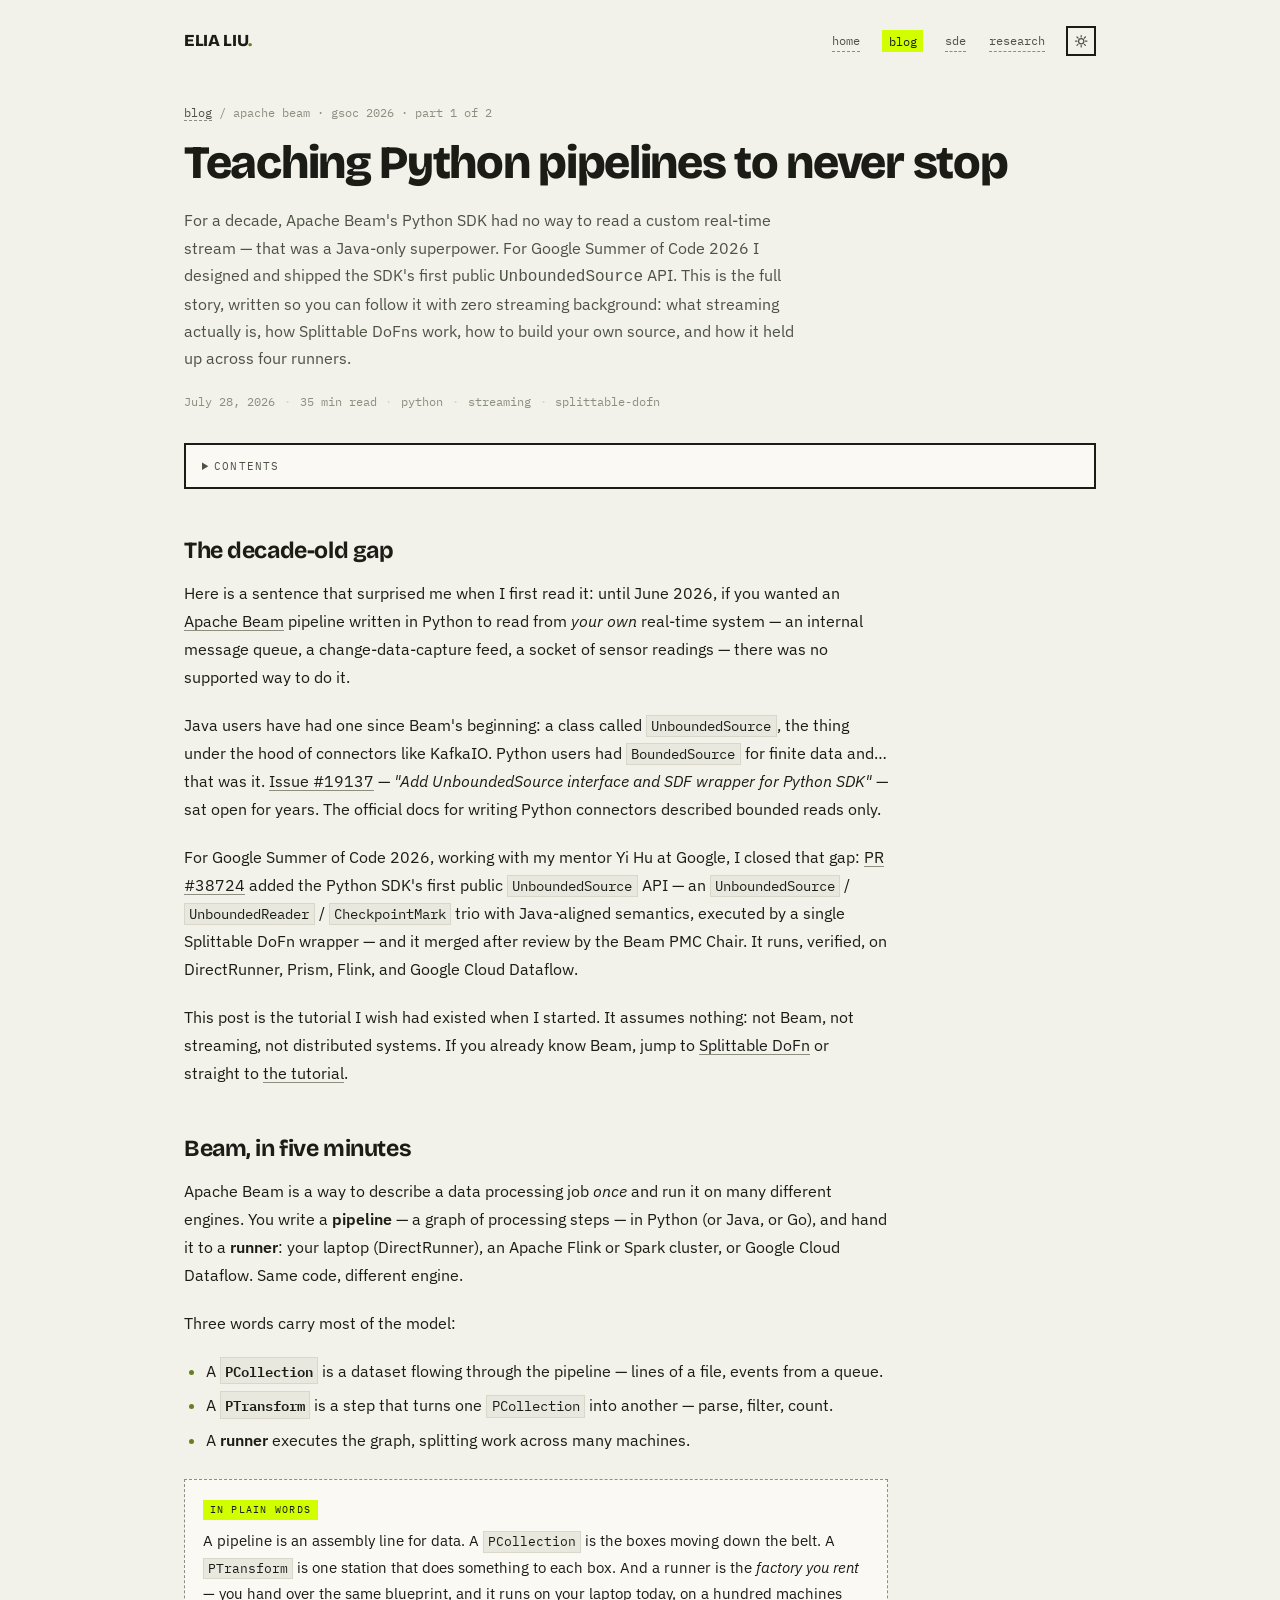
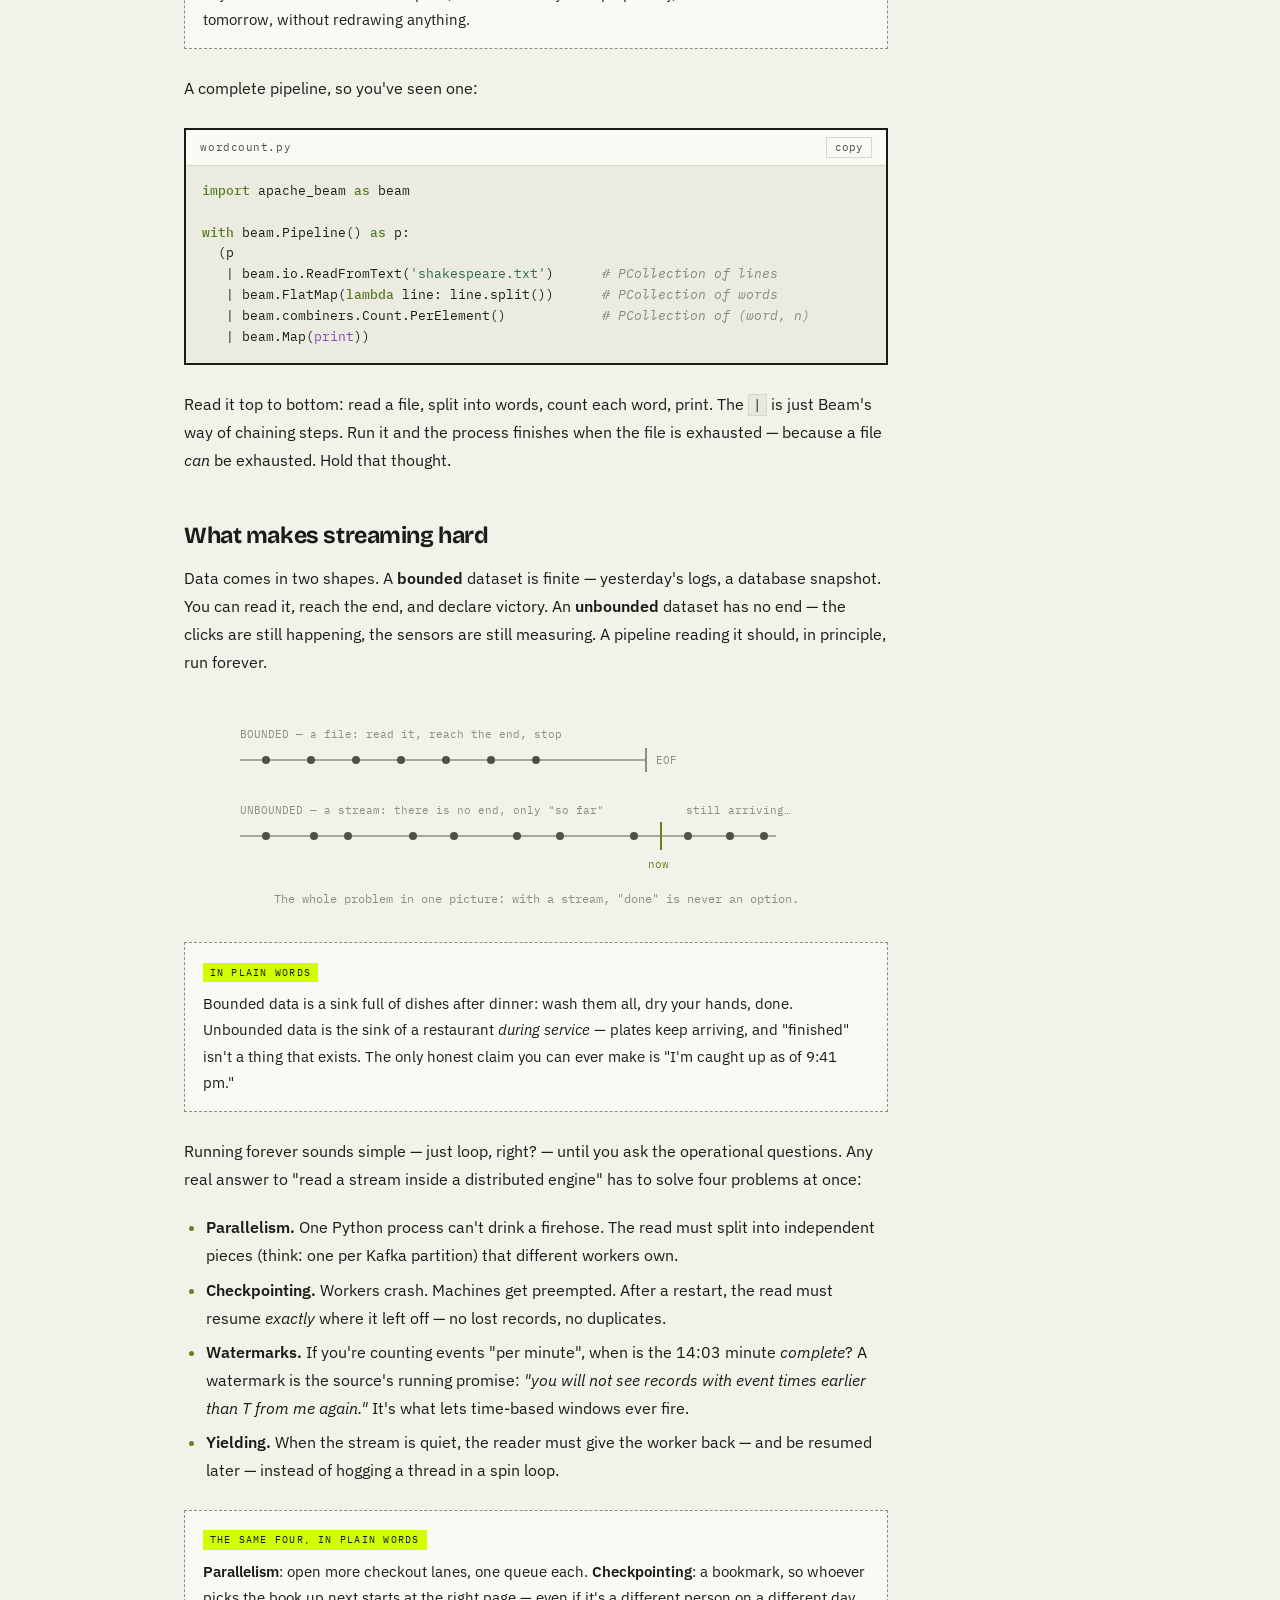
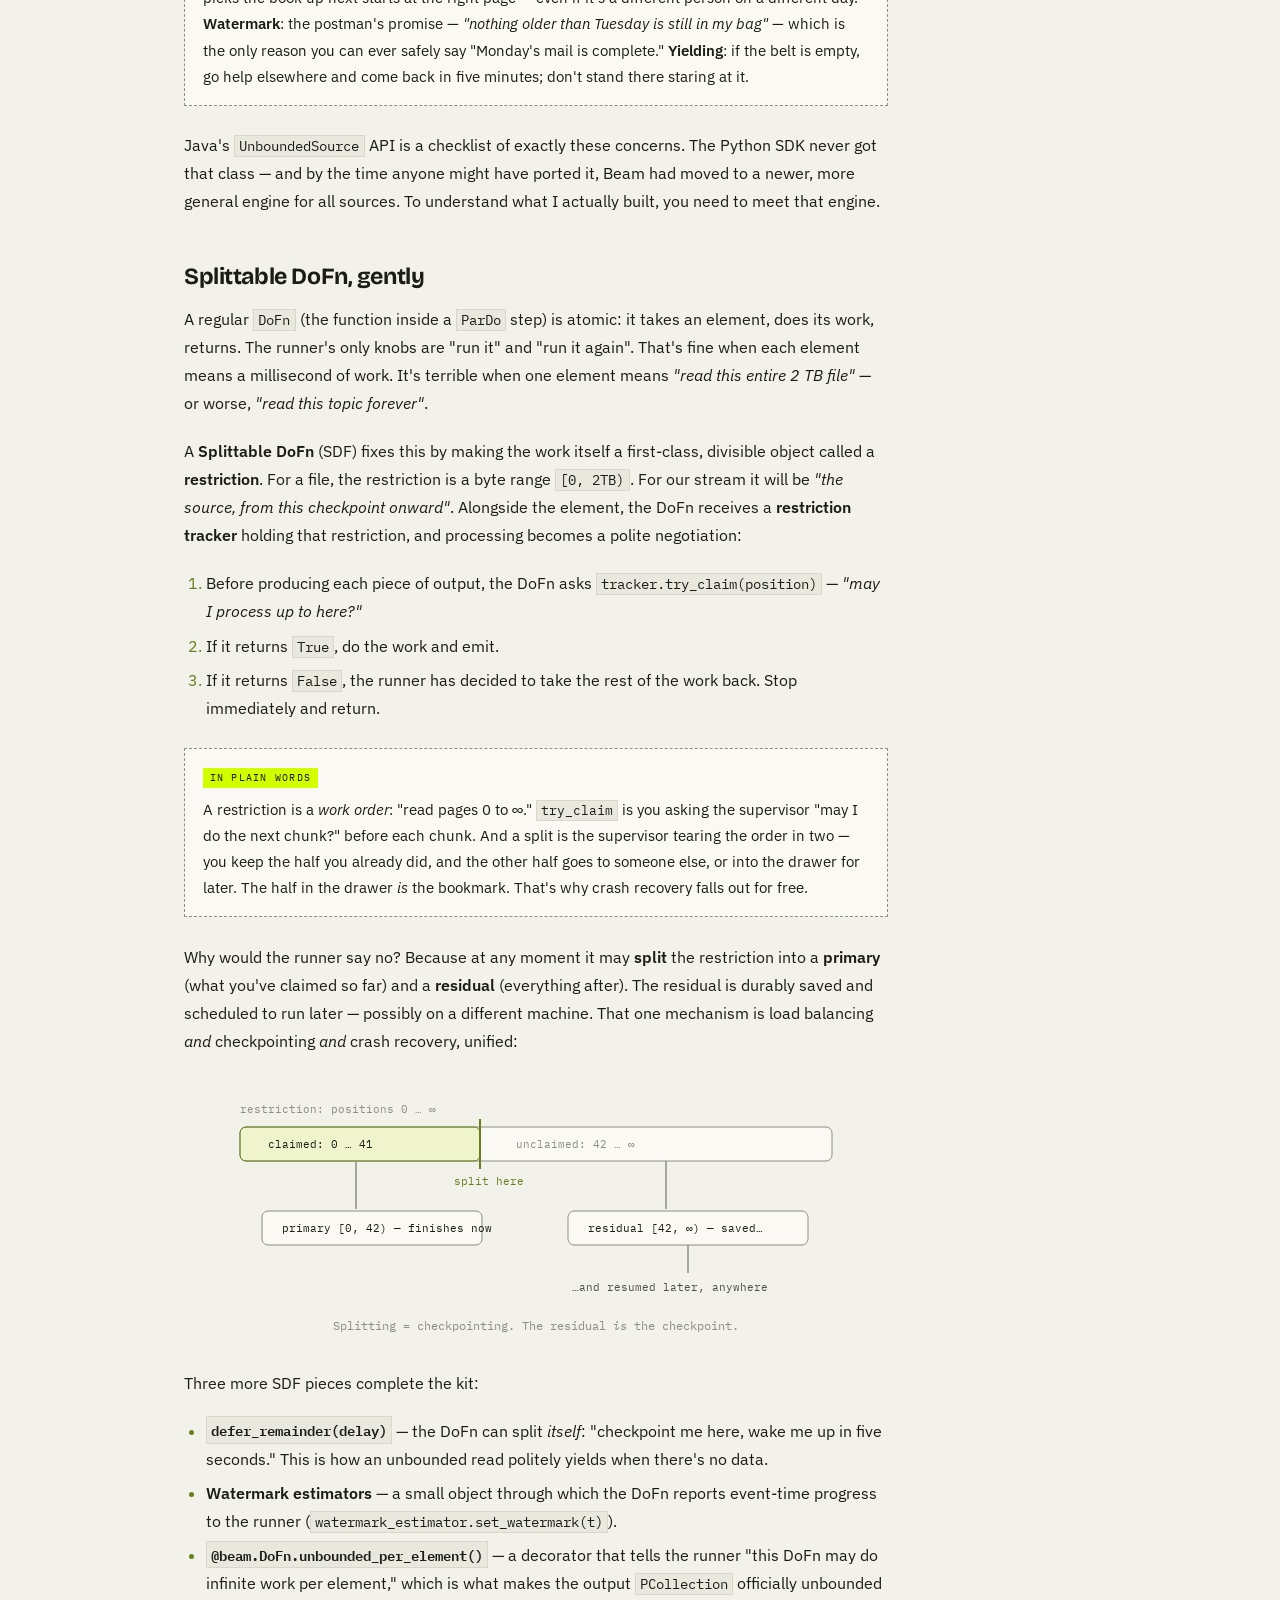
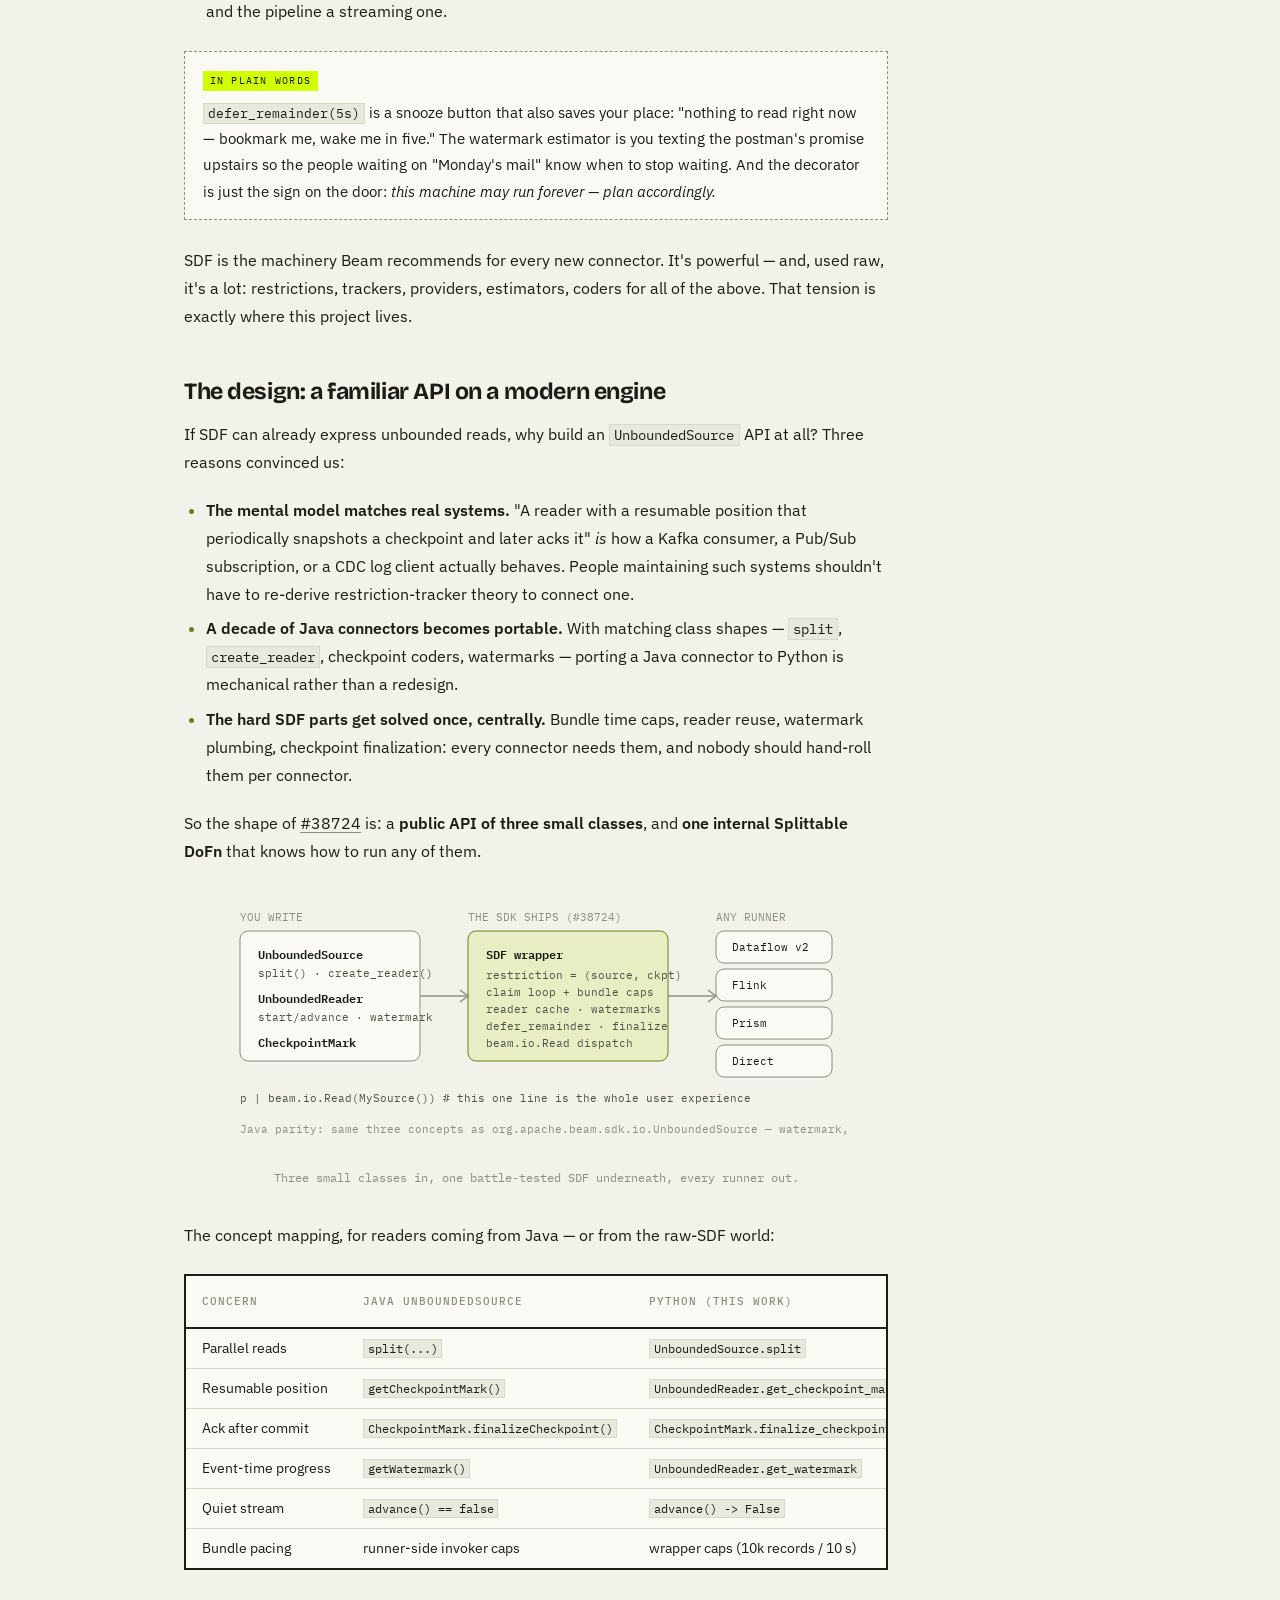
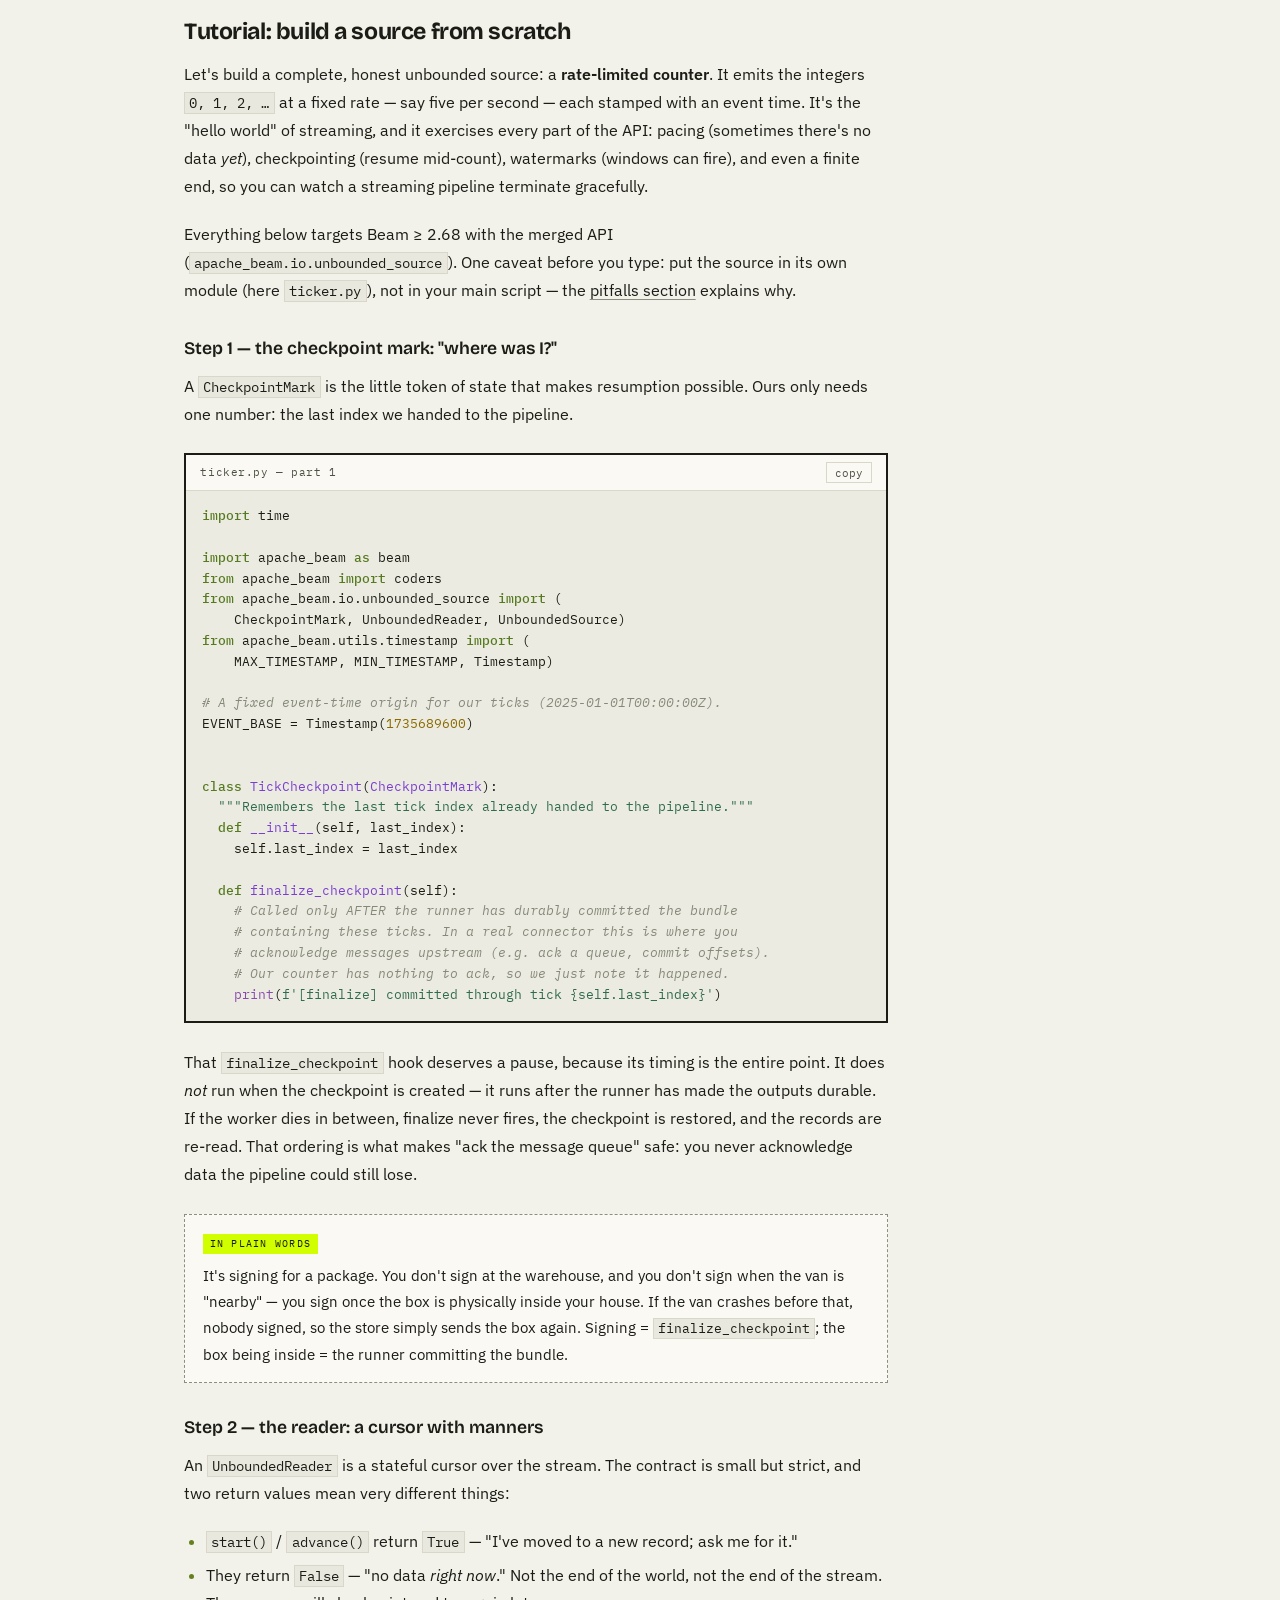
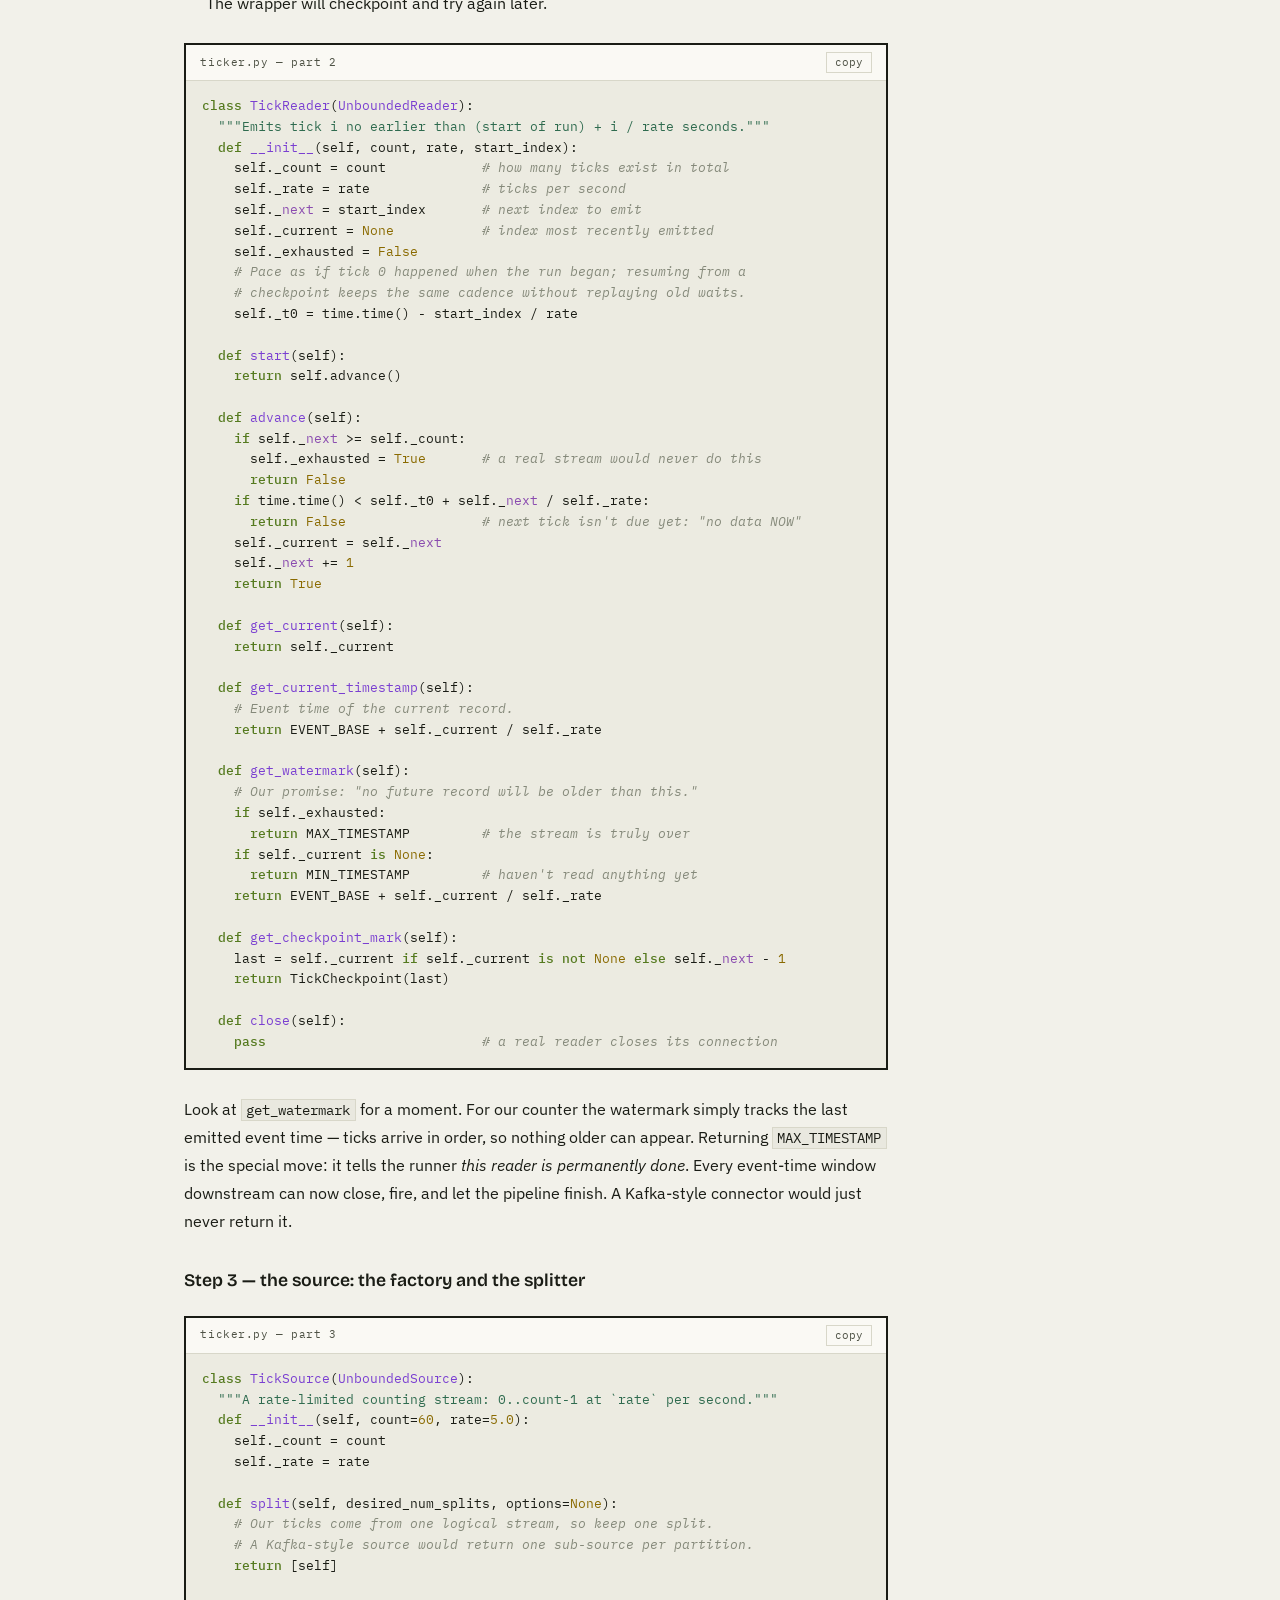
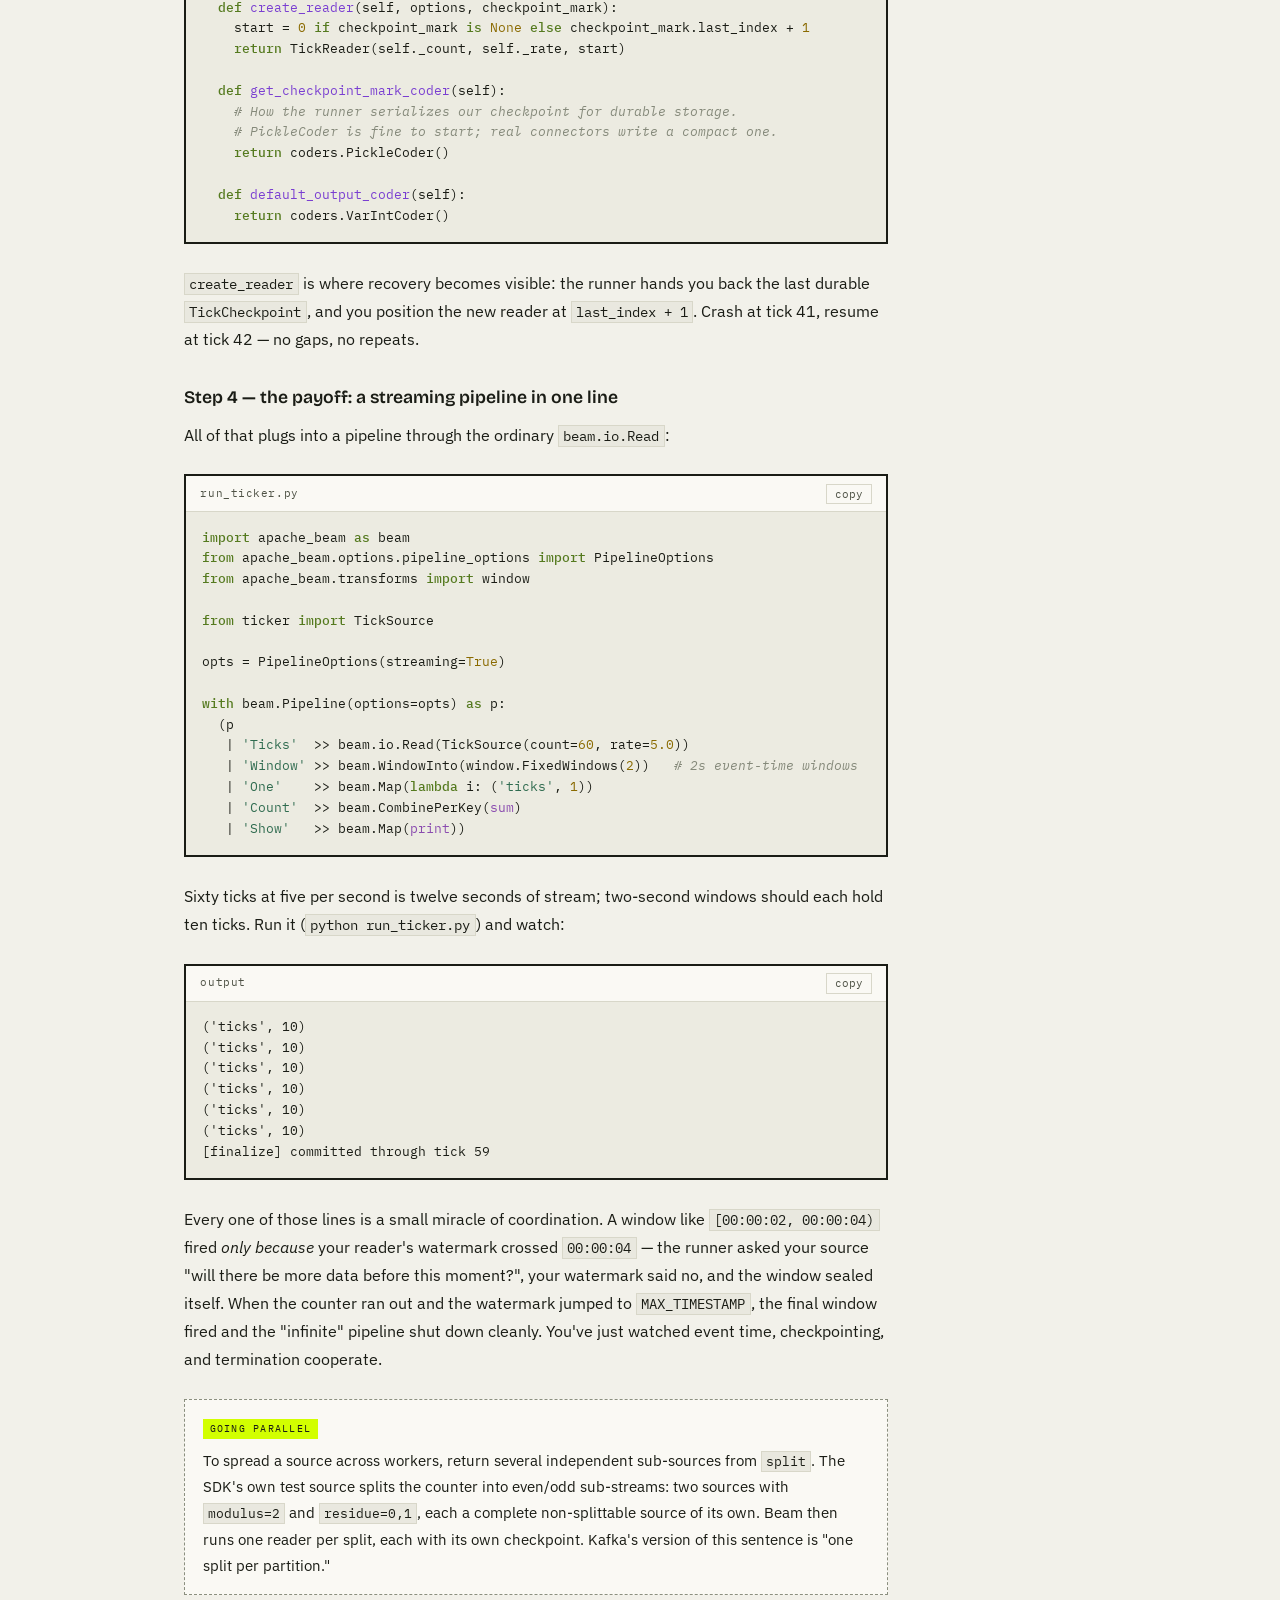
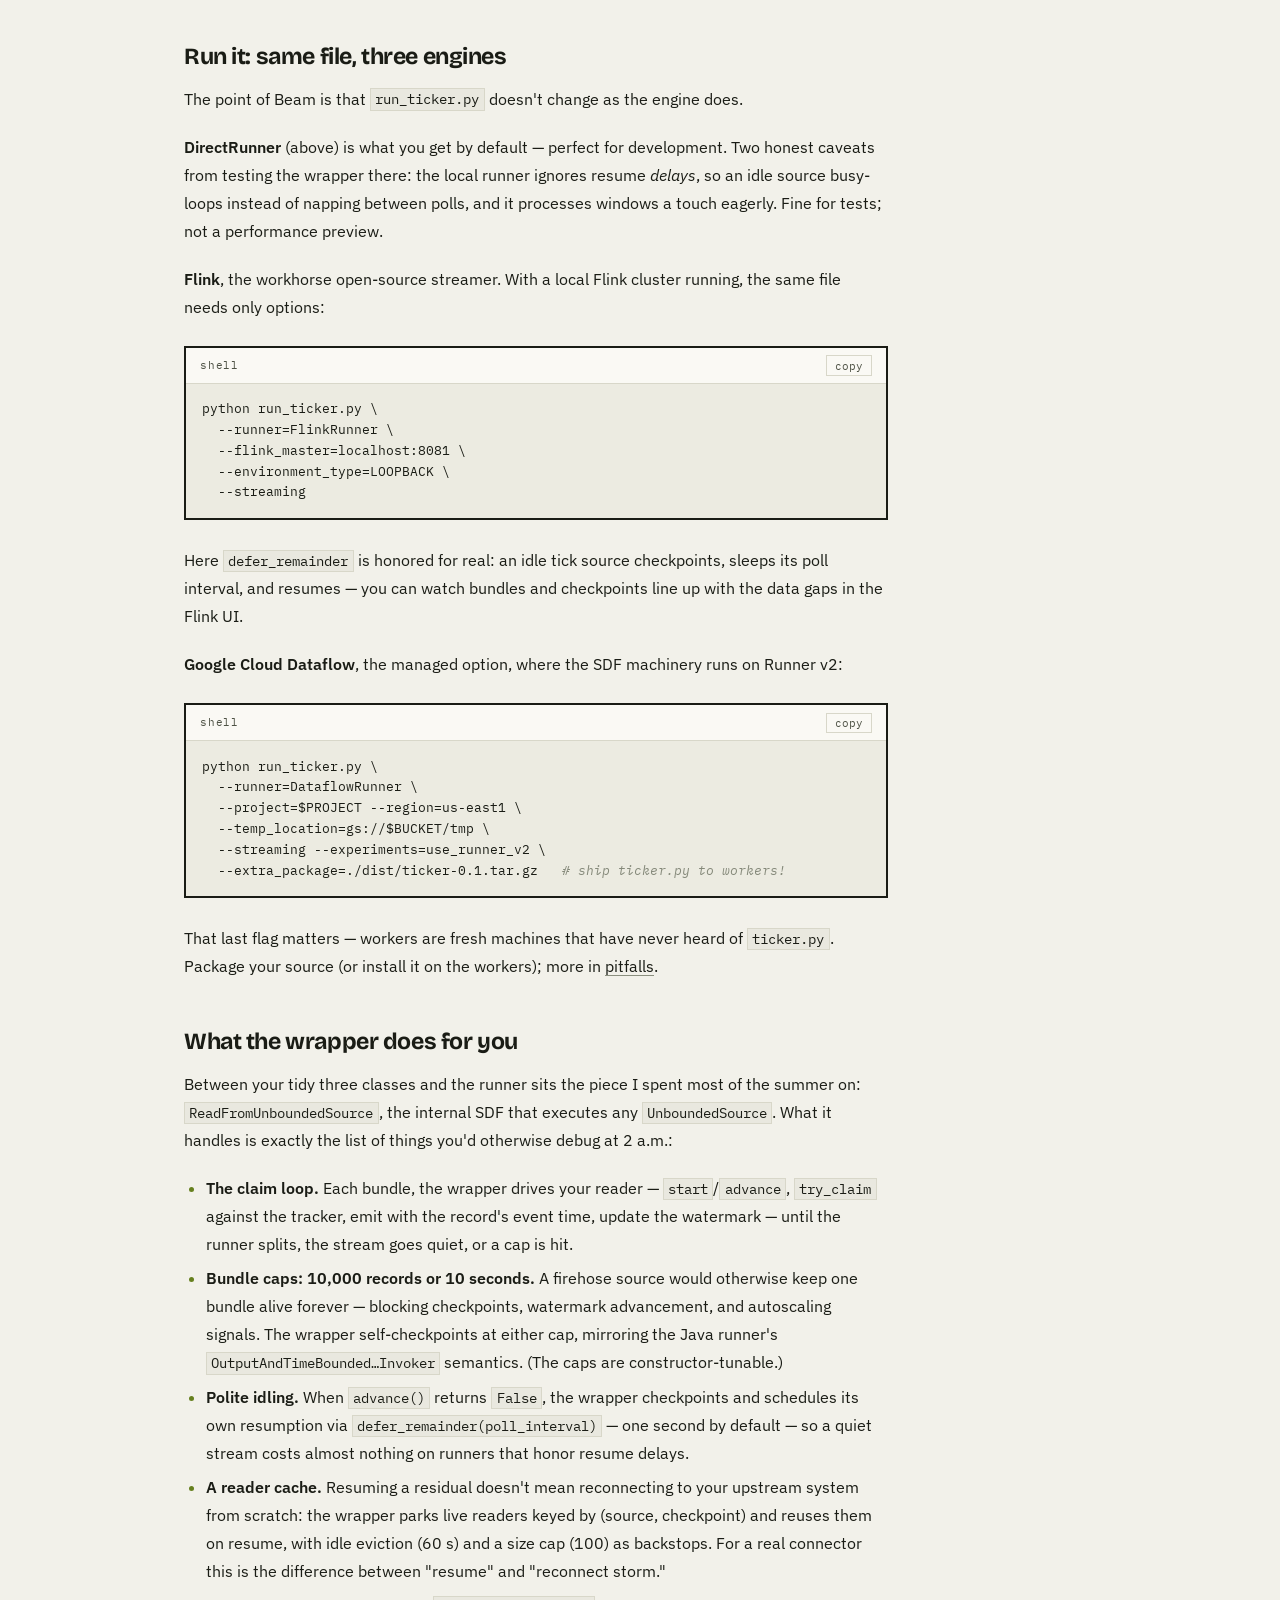
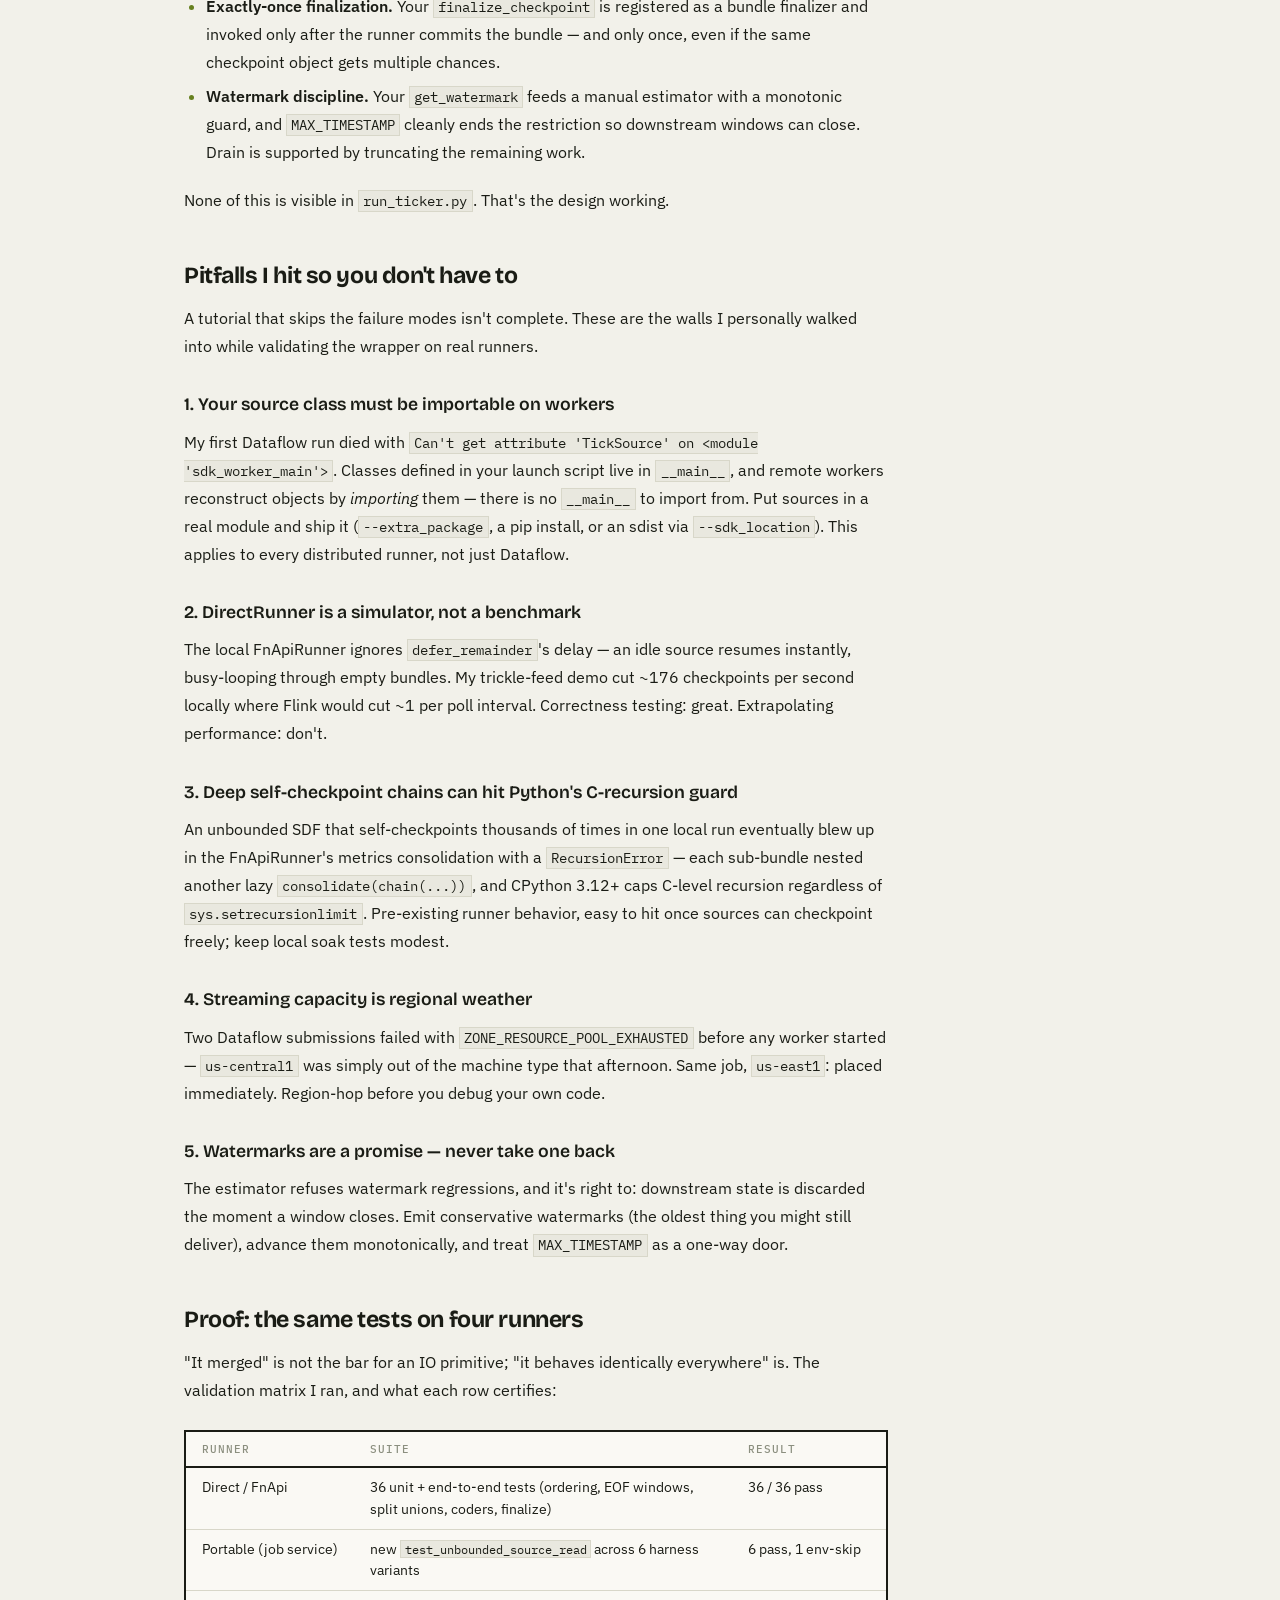
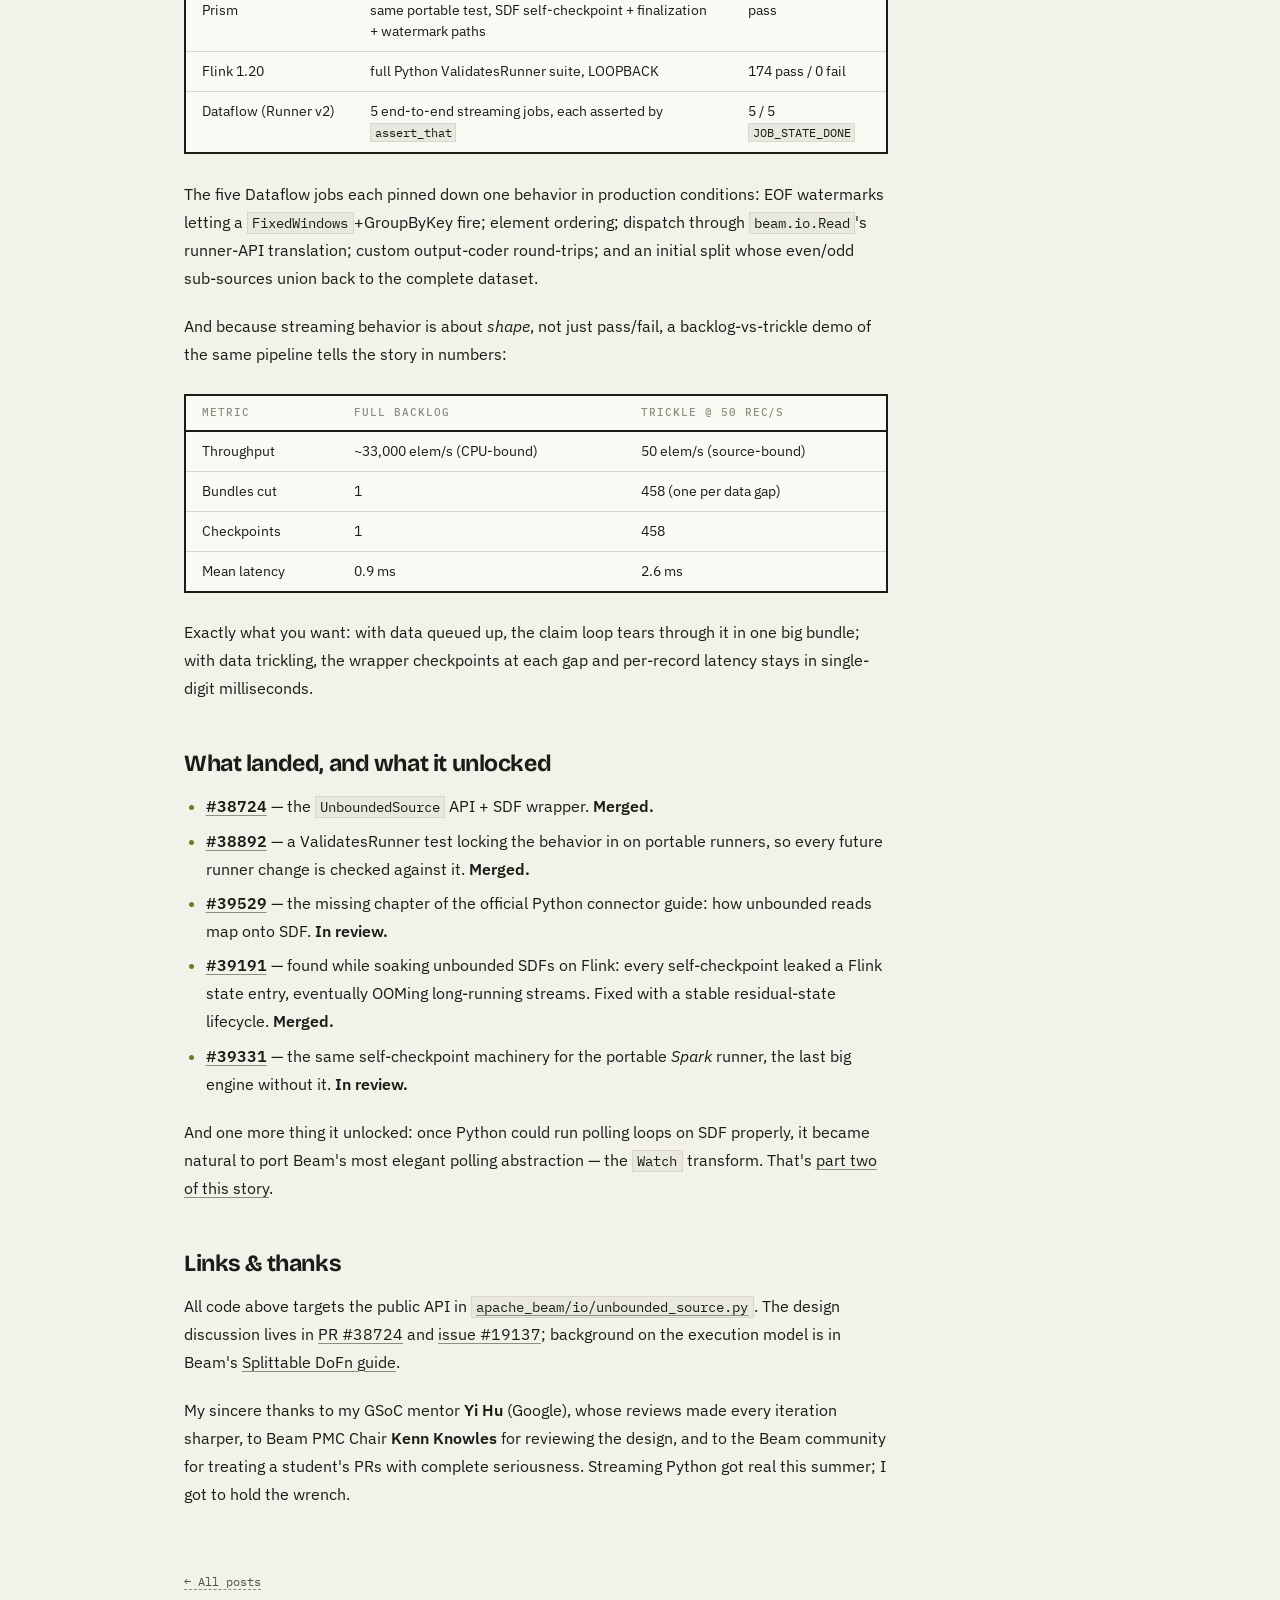
<file: blog/beam-python-unbounded-sources/index.html>
<!DOCTYPE html>
<html lang="en">
<head>
  <meta charset="utf-8">
  <meta name="viewport" content="width=device-width, initial-scale=1">
  <title>Teaching Python pipelines to never stop — Elia Liu</title>
  <meta name="description" content="For a decade, Apache Beam's Python SDK had no unbounded sources. A from-zero tutorial on streaming, Splittable DoFns, and the UnboundedSource API I designed and shipped for GSoC 2026 — validated on four runners.">
  <link rel="canonical" href="https://eliaaazzz.github.io/blog/beam-python-unbounded-sources/">
  <meta property="og:title" content="Teaching Python pipelines to never stop">
  <meta property="og:description" content="Streaming from zero: Splittable DoFns and the UnboundedSource API for Apache Beam's Python SDK, built for GSoC 2026.">
  <meta property="og:type" content="article">
  <meta property="og:url" content="https://eliaaazzz.github.io/blog/beam-python-unbounded-sources/">
  <meta property="og:site_name" content="Elia Liu">
  <meta property="article:published_time" content="2026-07-28">
  <meta property="article:author" content="Elia Liu">
  <meta name="twitter:card" content="summary">
  <meta name="theme-color" media="(prefers-color-scheme: light)" content="#f2f1ea">
  <meta name="theme-color" media="(prefers-color-scheme: dark)" content="#171a12">
  <link rel="icon" type="image/svg+xml" href="/assets/favicon.svg">
  <link rel="alternate" type="application/rss+xml" title="Elia Liu — writing" href="/feed.xml">
  <script>(function(){try{var t=localStorage.getItem("theme");if(t)document.documentElement.setAttribute("data-theme",t)}catch(e){}})();</script>
  <link rel="preconnect" href="https://fonts.googleapis.com">
  <link rel="preconnect" href="https://fonts.gstatic.com" crossorigin>
  <link href="https://fonts.googleapis.com/css2?family=Bricolage+Grotesque:opsz,wght@12..96,600;12..96,700;12..96,800&family=Instrument+Serif:ital@0;1&family=IBM+Plex+Mono:wght@400;500&family=IBM+Plex+Sans:wght@400;500;600&display=swap" rel="stylesheet">
  <link rel="stylesheet" href="/assets/css/main.css">
  <script defer src="/assets/vendor/highlight.min.js"></script>
  <script defer src="/assets/js/main.js"></script>
  <script type="application/ld+json">
  {
    "@context": "https://schema.org",
    "@type": "BlogPosting",
    "headline": "Teaching Python pipelines to never stop",
    "description": "Streaming from zero: Splittable DoFns and the UnboundedSource API for Apache Beam's Python SDK, built for GSoC 2026.",
    "datePublished": "2026-07-28",
    "author": { "@type": "Person", "name": "Elia Liu", "url": "https://eliaaazzz.github.io/" }
  }
  </script>
</head>
<body>
  <a class="skip-link" href="#main">Skip to content</a>

  <header class="topbar shell">
    <a class="wordmark" href="/">Elia Liu<span class="lt">.</span></a>
    <div class="topbar-right">
      <nav class="crumbs" aria-label="Site">
        <a href="/">home</a>
        <a href="/blog/" aria-current="page">blog</a>
        <a href="/sde/">sde</a>
        <a href="/research/">research</a>
      </nav>
      <button class="theme-btn" type="button" aria-label="Toggle color theme">
        <svg class="sun" viewBox="0 0 24 24" fill="none" stroke="currentColor" stroke-width="2" stroke-linecap="round" aria-hidden="true"><circle cx="12" cy="12" r="4.4"/><path d="M12 2.5v2.4M12 19.1v2.4M2.5 12h2.4M19.1 12h2.4M5 5l1.7 1.7M17.3 17.3 19 19M19 5l-1.7 1.7M6.7 17.3 5 19"/></svg>
        <svg class="moon" viewBox="0 0 24 24" fill="none" stroke="currentColor" stroke-width="2" stroke-linecap="round" stroke-linejoin="round" aria-hidden="true"><path d="M20.2 14.2A8.2 8.2 0 0 1 9.8 3.8a8.2 8.2 0 1 0 10.4 10.4Z"/></svg>
      </button>
    </div>
  </header>

  <main id="main">
    <article>

      <header class="post-head shell">
        <p class="crumb"><a href="/blog/">blog</a> / apache beam · gsoc 2026 · part 1 of 2</p>
        <h1>Teaching Python pipelines to never stop</h1>
        <p class="dek">
          For a decade, Apache Beam's Python SDK had no way to read a custom real-time stream —
          that was a Java-only superpower. For Google Summer of Code 2026 I designed and shipped the
          SDK's first public <code>UnboundedSource</code> API. This is the full story, written so you
          can follow it with zero streaming background: what streaming actually is, how Splittable
          DoFns work, how to build your own source, and how it held up across four runners.
        </p>
        <div class="post-meta">
          <time datetime="2026-07-28">July 28, 2026</time><span class="sep">·</span>
          <span>35 min read</span><span class="sep">·</span>
          <span>python</span><span class="sep">·</span>
          <span>streaming</span><span class="sep">·</span>
          <span>splittable-dofn</span>
        </div>
      </header>

      <div class="post-layout shell">

        <details class="toc-mobile">
          <summary>Contents</summary>
          <ol>
            <li><a href="#the-gap">The decade-old gap</a></li>
            <li><a href="#beam-in-five-minutes">Beam, in five minutes</a></li>
            <li><a href="#bounded-vs-unbounded">What makes streaming hard</a></li>
            <li><a href="#splittable-dofn">Splittable DoFn, gently</a></li>
            <li><a href="#the-design">The design</a></li>
            <li><a href="#build-a-source">Tutorial: build a source</a></li>
            <li><a href="#run-it">Run it on three runners</a></li>
            <li><a href="#internals">What the wrapper does for you</a></li>
            <li><a href="#pitfalls">Pitfalls I hit for you</a></li>
            <li><a href="#validation">Proof: four runners</a></li>
            <li><a href="#what-landed">What landed, what's next</a></li>
            <li><a href="#links">Links &amp; thanks</a></li>
          </ol>
        </details>

        <div class="prose">

          <h2 id="the-gap"><a href="#the-gap">The decade-old gap</a></h2>

          <p>Here is a sentence that surprised me when I first read it: until June 2026, if you wanted an
          <a href="https://beam.apache.org/">Apache Beam</a> pipeline written in Python to read from
          <em>your own</em> real-time system — an internal message queue, a change-data-capture feed,
          a socket of sensor readings — there was no supported way to do it.</p>

          <p>Java users have had one since Beam's beginning: a class called
          <code>UnboundedSource</code>, the thing under the hood of connectors like KafkaIO. Python
          users had <code>BoundedSource</code> for finite data and… that was it.
          <a href="https://github.com/apache/beam/issues/19137">Issue #19137</a> — <em>"Add
          UnboundedSource interface and SDF wrapper for Python SDK"</em> — sat open for years. The
          official docs for writing Python connectors described bounded reads only.</p>

          <p>For Google Summer of Code 2026, working with my mentor Yi Hu at Google, I closed that gap:
          <a href="https://github.com/apache/beam/pull/38724">PR #38724</a> added the Python SDK's first
          public <code>UnboundedSource</code> API — an <code>UnboundedSource</code> /
          <code>UnboundedReader</code> / <code>CheckpointMark</code> trio with Java-aligned semantics,
          executed by a single Splittable DoFn wrapper — and it merged after review by the Beam PMC
          Chair. It runs, verified, on DirectRunner, Prism, Flink, and Google Cloud Dataflow.</p>

          <p>This post is the tutorial I wish had existed when I started. It assumes nothing: not Beam,
          not streaming, not distributed systems. If you already know Beam, jump to
          <a href="#splittable-dofn">Splittable DoFn</a> or straight to
          <a href="#build-a-source">the tutorial</a>.</p>

          <h2 id="beam-in-five-minutes"><a href="#beam-in-five-minutes">Beam, in five minutes</a></h2>

          <p>Apache Beam is a way to describe a data processing job <em>once</em> and run it on many
          different engines. You write a <strong>pipeline</strong> — a graph of processing steps — in
          Python (or Java, or Go), and hand it to a <strong>runner</strong>: your laptop
          (DirectRunner), an Apache Flink or Spark cluster, or Google Cloud Dataflow. Same code,
          different engine.</p>

          <p>Three words carry most of the model:</p>

          <ul>
            <li>A <strong><code>PCollection</code></strong> is a dataset flowing through the pipeline —
              lines of a file, events from a queue.</li>
            <li>A <strong><code>PTransform</code></strong> is a step that turns one
              <code>PCollection</code> into another — parse, filter, count.</li>
            <li>A <strong>runner</strong> executes the graph, splitting work across many machines.</li>
          </ul>

          <div class="callout">
            <span class="callout-label">in plain words</span>
            <p>A pipeline is an assembly line for data. A <code>PCollection</code> is the boxes
            moving down the belt. A <code>PTransform</code> is one station that does something to
            each box. And a runner is the <em>factory you rent</em> — you hand over the same
            blueprint, and it runs on your laptop today, on a hundred machines tomorrow, without
            redrawing anything.</p>
          </div>

          <p>A complete pipeline, so you've seen one:</p>

          <div class="codeblock">
            <div class="codeblock-bar"><span class="fname">wordcount.py</span></div>
            <pre><code class="language-python">import apache_beam as beam

with beam.Pipeline() as p:
  (p
   | beam.io.ReadFromText('shakespeare.txt')      # PCollection of lines
   | beam.FlatMap(lambda line: line.split())      # PCollection of words
   | beam.combiners.Count.PerElement()            # PCollection of (word, n)
   | beam.Map(print))</code></pre>
          </div>

          <p>Read it top to bottom: read a file, split into words, count each word, print. The
          <code>|</code> is just Beam's way of chaining steps. Run it and the process finishes when the
          file is exhausted — because a file <em>can</em> be exhausted. Hold that thought.</p>

          <h2 id="bounded-vs-unbounded"><a href="#bounded-vs-unbounded">What makes streaming hard</a></h2>

          <p>Data comes in two shapes. A <strong>bounded</strong> dataset is finite — yesterday's logs,
          a database snapshot. You can read it, reach the end, and declare victory. An
          <strong>unbounded</strong> dataset has no end — the clicks are still happening, the sensors
          are still measuring. A pipeline reading it should, in principle, run forever.</p>

          <figure>
            <svg class="diagram" viewBox="0 0 640 170" role="img" aria-labelledby="d1-title" style="max-width:640px">
              <title id="d1-title">Bounded data has an end; unbounded data keeps arriving past "now".</title>
              <text class="d-ink3" x="24" y="30" font-size="11">BOUNDED — a file: read it, reach the end, stop</text>
              <line class="d-line" x1="24" y1="52" x2="430" y2="52" stroke-width="1.5"/>
              <g class="d-ink2">
                <circle cx="50" cy="52" r="4" fill="currentColor"/>
                <circle cx="95" cy="52" r="4" fill="currentColor"/>
                <circle cx="140" cy="52" r="4" fill="currentColor"/>
                <circle cx="185" cy="52" r="4" fill="currentColor"/>
                <circle cx="230" cy="52" r="4" fill="currentColor"/>
                <circle cx="275" cy="52" r="4" fill="currentColor"/>
                <circle cx="320" cy="52" r="4" fill="currentColor"/>
              </g>
              <line class="d-line" x1="430" y1="40" x2="430" y2="64" stroke-width="2"/>
              <text class="d-ink3" x="440" y="56" font-size="11">EOF</text>

              <text class="d-ink3" x="24" y="106" font-size="11">UNBOUNDED — a stream: there is no end, only "so far"</text>
              <line class="d-line" x1="24" y1="128" x2="560" y2="128" stroke-width="1.5" stroke-dasharray="1 0"/>
              <g class="d-ink2">
                <circle cx="50" cy="128" r="4" fill="currentColor"/>
                <circle cx="98" cy="128" r="4" fill="currentColor"/>
                <circle cx="132" cy="128" r="4" fill="currentColor"/>
                <circle cx="197" cy="128" r="4" fill="currentColor"/>
                <circle cx="238" cy="128" r="4" fill="currentColor"/>
                <circle cx="301" cy="128" r="4" fill="currentColor"/>
                <circle cx="344" cy="128" r="4" fill="currentColor"/>
                <circle cx="418" cy="128" r="4" fill="currentColor"/>
              </g>
              <g class="d-accent">
                <circle cx="472" cy="128" r="4" fill="currentColor"/>
                <circle cx="514" cy="128" r="4" fill="currentColor"/>
                <circle cx="548" cy="128" r="4" fill="currentColor"/>
              </g>
              <line class="d-accent-stroke" x1="445" y1="114" x2="445" y2="142" stroke-width="2"/>
              <text class="d-accent" x="432" y="160" font-size="11">now</text>
              <text class="d-ink3" x="470" y="106" font-size="11">still arriving…</text>
            </svg>
            <figcaption>The whole problem in one picture: with a stream, "done" is never an option.</figcaption>
          </figure>

          <div class="callout">
            <span class="callout-label">in plain words</span>
            <p>Bounded data is a sink full of dishes after dinner: wash them all, dry your hands,
            done. Unbounded data is the sink of a restaurant <em>during service</em> — plates keep
            arriving, and "finished" isn't a thing that exists. The only honest claim you can ever
            make is "I'm caught up as of 9:41 pm."</p>
          </div>

          <p>Running forever sounds simple — just loop, right? — until you ask the operational
          questions. Any real answer to "read a stream inside a distributed engine" has to solve four
          problems at once:</p>

          <ul>
            <li><strong>Parallelism.</strong> One Python process can't drink a firehose. The read must
              split into independent pieces (think: one per Kafka partition) that different workers own.</li>
            <li><strong>Checkpointing.</strong> Workers crash. Machines get preempted. After a restart,
              the read must resume <em>exactly</em> where it left off — no lost records, no duplicates.</li>
            <li><strong>Watermarks.</strong> If you're counting events "per minute", when is the
              14:03 minute <em>complete</em>? A watermark is the source's running promise:
              <em>"you will not see records with event times earlier than T from me again."</em>
              It's what lets time-based windows ever fire.</li>
            <li><strong>Yielding.</strong> When the stream is quiet, the reader must give the worker
              back — and be resumed later — instead of hogging a thread in a spin loop.</li>
          </ul>

          <div class="callout">
            <span class="callout-label">the same four, in plain words</span>
            <p><strong>Parallelism</strong>: open more checkout lanes, one queue each.
            <strong>Checkpointing</strong>: a bookmark, so whoever picks the book up next starts at
            the right page — even if it's a different person on a different day.
            <strong>Watermark</strong>: the postman's promise — <em>"nothing older than Tuesday is
            still in my bag"</em> — which is the only reason you can ever safely say "Monday's mail
            is complete." <strong>Yielding</strong>: if the belt is empty, go help elsewhere and
            come back in five minutes; don't stand there staring at it.</p>
          </div>

          <p>Java's <code>UnboundedSource</code> API is a checklist of exactly these concerns. The
          Python SDK never got that class — and by the time anyone might have ported it, Beam had
          moved to a newer, more general engine for all sources. To understand what I actually built,
          you need to meet that engine.</p>

          <h2 id="splittable-dofn"><a href="#splittable-dofn">Splittable DoFn, gently</a></h2>

          <p>A regular <code>DoFn</code> (the function inside a <code>ParDo</code> step) is atomic: it
          takes an element, does its work, returns. The runner's only knobs are "run it" and "run it
          again". That's fine when each element means a millisecond of work. It's terrible when one
          element means <em>"read this entire 2 TB file"</em> — or worse, <em>"read this topic
          forever"</em>.</p>

          <p>A <strong>Splittable DoFn</strong> (SDF) fixes this by making the work itself a
          first-class, divisible object called a <strong>restriction</strong>. For a file, the
          restriction is a byte range <code>[0, 2TB)</code>. For our stream it will be
          <em>"the source, from this checkpoint onward"</em>. Alongside the element, the DoFn receives
          a <strong>restriction tracker</strong> holding that restriction, and processing becomes a
          polite negotiation:</p>

          <ol>
            <li>Before producing each piece of output, the DoFn asks
              <code>tracker.try_claim(position)</code> — <em>"may I process up to here?"</em></li>
            <li>If it returns <code>True</code>, do the work and emit.</li>
            <li>If it returns <code>False</code>, the runner has decided to take the rest of the work
              back. Stop immediately and return.</li>
          </ol>

          <div class="callout">
            <span class="callout-label">in plain words</span>
            <p>A restriction is a <em>work order</em>: "read pages 0 to ∞." <code>try_claim</code>
            is you asking the supervisor "may I do the next chunk?" before each chunk. And a split
            is the supervisor tearing the order in two — you keep the half you already did, and the
            other half goes to someone else, or into the drawer for later. The half in the drawer
            <em>is</em> the bookmark. That's why crash recovery falls out for free.</p>
          </div>

          <p>Why would the runner say no? Because at any moment it may <strong>split</strong> the
          restriction into a <strong>primary</strong> (what you've claimed so far) and a
          <strong>residual</strong> (everything after). The residual is durably saved and scheduled to
          run later — possibly on a different machine. That one mechanism is load balancing
          <em>and</em> checkpointing <em>and</em> crash recovery, unified:</p>

          <figure>
            <svg class="diagram" viewBox="0 0 640 218" role="img" aria-labelledby="d2-title" style="max-width:640px">
              <title id="d2-title">A split divides a restriction into a finished primary and a residual that resumes later.</title>
              <text class="d-ink3" x="24" y="26" font-size="11">restriction: positions 0 … ∞</text>
              <rect class="d-box" x="24" y="40" width="592" height="34" rx="6"/>
              <rect class="d-box-accent" x="24" y="40" width="240" height="34" rx="6"/>
              <text class="d-ink" x="52" y="61" font-size="11">claimed: 0 … 41</text>
              <text class="d-ink3" x="300" y="61" font-size="11">unclaimed: 42 … ∞</text>
              <line class="d-accent-stroke" x1="264" y1="32" x2="264" y2="82" stroke-width="2"/>
              <text class="d-accent" x="238" y="98" font-size="11">split here</text>

              <path class="d-line" d="M 140 74 L 140 122" stroke-width="1.5" fill="none" marker-end="none"/>
              <path class="d-line" d="M 450 74 L 450 122" stroke-width="1.5" fill="none"/>

              <rect class="d-box" x="46" y="124" width="220" height="34" rx="6"/>
              <text class="d-ink" x="66" y="145" font-size="11">primary [0, 42) — finishes now</text>

              <rect class="d-box" x="352" y="124" width="240" height="34" rx="6"/>
              <text class="d-ink" x="372" y="145" font-size="11">residual [42, ∞) — saved…</text>

              <path class="d-line" d="M 472 158 L 472 186" stroke-width="1.5" fill="none"/>
              <text class="d-ink2" x="356" y="204" font-size="11">…and resumed later, anywhere</text>
            </svg>
            <figcaption>Splitting = checkpointing. The residual <em>is</em> the checkpoint.</figcaption>
          </figure>

          <p>Three more SDF pieces complete the kit:</p>

          <ul>
            <li><strong><code>defer_remainder(delay)</code></strong> — the DoFn can split
              <em>itself</em>: "checkpoint me here, wake me up in five seconds." This is how an
              unbounded read politely yields when there's no data.</li>
            <li><strong>Watermark estimators</strong> — a small object through which the DoFn reports
              event-time progress to the runner (<code>watermark_estimator.set_watermark(t)</code>).</li>
            <li><strong><code>@beam.DoFn.unbounded_per_element()</code></strong> — a decorator that
              tells the runner "this DoFn may do infinite work per element," which is what makes the
              output <code>PCollection</code> officially unbounded and the pipeline a streaming one.</li>
          </ul>

          <div class="callout">
            <span class="callout-label">in plain words</span>
            <p><code>defer_remainder(5s)</code> is a snooze button that also saves your place:
            "nothing to read right now — bookmark me, wake me in five." The watermark estimator is
            you texting the postman's promise upstairs so the people waiting on "Monday's mail"
            know when to stop waiting. And the decorator is just the sign on the door:
            <em>this machine may run forever — plan accordingly.</em></p>
          </div>

          <p>SDF is the machinery Beam recommends for every new connector. It's powerful — and, used
          raw, it's a lot: restrictions, trackers, providers, estimators, coders for all of the above.
          That tension is exactly where this project lives.</p>

          <h2 id="the-design"><a href="#the-design">The design: a familiar API on a modern engine</a></h2>

          <p>If SDF can already express unbounded reads, why build an <code>UnboundedSource</code> API
          at all? Three reasons convinced us:</p>

          <ul>
            <li><strong>The mental model matches real systems.</strong> "A reader with a resumable
              position that periodically snapshots a checkpoint and later acks it" <em>is</em> how a
              Kafka consumer, a Pub/Sub subscription, or a CDC log client actually behaves. People
              maintaining such systems shouldn't have to re-derive restriction-tracker theory to
              connect one.</li>
            <li><strong>A decade of Java connectors becomes portable.</strong> With matching
              class shapes — <code>split</code>, <code>create_reader</code>, checkpoint coders,
              watermarks — porting a Java connector to Python is mechanical rather than a redesign.</li>
            <li><strong>The hard SDF parts get solved once, centrally.</strong> Bundle time caps,
              reader reuse, watermark plumbing, checkpoint finalization: every connector needs them,
              and nobody should hand-roll them per connector.</li>
          </ul>

          <p>So the shape of <a href="https://github.com/apache/beam/pull/38724">#38724</a> is: a
          <strong>public API of three small classes</strong>, and <strong>one internal Splittable DoFn</strong>
          that knows how to run any of them.</p>

          <figure>
            <svg class="diagram" viewBox="0 0 640 260" role="img" aria-labelledby="d3-title" style="max-width:640px">
              <title id="d3-title">Your three classes plug into one SDF wrapper, which any runner can execute.</title>
              <text class="d-ink3" x="24" y="24" font-size="11">YOU WRITE</text>
              <rect class="d-box" x="24" y="34" width="180" height="130" rx="8"/>
              <text class="d-ink" x="42" y="62" font-size="11.5" font-weight="600">UnboundedSource</text>
              <text class="d-ink2" x="42" y="80" font-size="10.5">split() · create_reader()</text>
              <text class="d-ink" x="42" y="106" font-size="11.5" font-weight="600">UnboundedReader</text>
              <text class="d-ink2" x="42" y="124" font-size="10.5">start/advance · watermark</text>
              <text class="d-ink" x="42" y="150" font-size="11.5" font-weight="600">CheckpointMark</text>

              <path class="d-line" d="M 204 99 L 250 99" stroke-width="1.5"/>
              <path class="d-line" d="M 244 93 L 252 99 L 244 105" fill="none" stroke-width="1.5"/>

              <text class="d-ink3" x="252" y="24" font-size="11">THE SDK SHIPS (#38724)</text>
              <rect class="d-box-accent" x="252" y="34" width="200" height="130" rx="8"/>
              <text class="d-ink" x="270" y="62" font-size="11.5" font-weight="600">SDF wrapper</text>
              <text class="d-ink2" x="270" y="82" font-size="10.5">restriction = (source, ckpt)</text>
              <text class="d-ink2" x="270" y="99" font-size="10.5">claim loop + bundle caps</text>
              <text class="d-ink2" x="270" y="116" font-size="10.5">reader cache · watermarks</text>
              <text class="d-ink2" x="270" y="133" font-size="10.5">defer_remainder · finalize</text>
              <text class="d-ink2" x="270" y="150" font-size="10.5">beam.io.Read dispatch</text>

              <path class="d-line" d="M 452 99 L 498 99" stroke-width="1.5"/>
              <path class="d-line" d="M 492 93 L 500 99 L 492 105" fill="none" stroke-width="1.5"/>

              <text class="d-ink3" x="500" y="24" font-size="11">ANY RUNNER</text>
              <rect class="d-box" x="500" y="34" width="116" height="32" rx="8"/>
              <text class="d-ink" x="516" y="54" font-size="11">Dataflow v2</text>
              <rect class="d-box" x="500" y="72" width="116" height="32" rx="8"/>
              <text class="d-ink" x="516" y="92" font-size="11">Flink</text>
              <rect class="d-box" x="500" y="110" width="116" height="32" rx="8"/>
              <text class="d-ink" x="516" y="130" font-size="11">Prism</text>
              <rect class="d-box" x="500" y="148" width="116" height="32" rx="8"/>
              <text class="d-ink" x="516" y="168" font-size="11">Direct</text>

              <text class="d-ink2" x="24" y="205" font-size="10.5">p | beam.io.Read(MySource())          # this one line is the whole user experience</text>
              <text class="d-ink3" x="24" y="236" font-size="10.5">Java parity: same three concepts as org.apache.beam.sdk.io.UnboundedSource — watermark, checkpoint, split.</text>
            </svg>
            <figcaption>Three small classes in, one battle-tested SDF underneath, every runner out.</figcaption>
          </figure>

          <p>The concept mapping, for readers coming from Java — or from the raw-SDF world:</p>

          <div class="table-wrap">
            <table>
              <thead>
                <tr><th>Concern</th><th>Java UnboundedSource</th><th>Python (this work)</th><th>SDF concept underneath</th></tr>
              </thead>
              <tbody>
                <tr><td>Parallel reads</td><td><code>split(...)</code></td><td><code>UnboundedSource.split</code></td><td>initial restriction splits</td></tr>
                <tr><td>Resumable position</td><td><code>getCheckpointMark()</code></td><td><code>UnboundedReader.get_checkpoint_mark</code></td><td>the residual restriction</td></tr>
                <tr><td>Ack after commit</td><td><code>CheckpointMark.finalizeCheckpoint()</code></td><td><code>CheckpointMark.finalize_checkpoint</code></td><td>bundle finalization</td></tr>
                <tr><td>Event-time progress</td><td><code>getWatermark()</code></td><td><code>UnboundedReader.get_watermark</code></td><td>watermark estimator</td></tr>
                <tr><td>Quiet stream</td><td><code>advance() == false</code></td><td><code>advance() -&gt; False</code></td><td><code>defer_remainder(delay)</code></td></tr>
                <tr><td>Bundle pacing</td><td>runner-side invoker caps</td><td>wrapper caps (10k records / 10 s)</td><td>self-checkpoint</td></tr>
              </tbody>
            </table>
          </div>

          <h2 id="build-a-source"><a href="#build-a-source">Tutorial: build a source from scratch</a></h2>

          <p>Let's build a complete, honest unbounded source: a <strong>rate-limited counter</strong>.
          It emits the integers <code>0, 1, 2, …</code> at a fixed rate — say five per second — each
          stamped with an event time. It's the "hello world" of streaming, and it exercises every part
          of the API: pacing (sometimes there's no data <em>yet</em>), checkpointing (resume mid-count),
          watermarks (windows can fire), and even a finite end, so you can watch a streaming pipeline
          terminate gracefully.</p>

          <p>Everything below targets Beam ≥ 2.68 with the merged API
          (<code>apache_beam.io.unbounded_source</code>). One caveat before you type: put the source in
          its own module (here <code>ticker.py</code>), not in your main script — the
          <a href="#pitfalls">pitfalls section</a> explains why.</p>

          <h3 id="step-1">Step 1 — the checkpoint mark: "where was I?"</h3>

          <p>A <code>CheckpointMark</code> is the little token of state that makes resumption possible.
          Ours only needs one number: the last index we handed to the pipeline.</p>

          <div class="codeblock">
            <div class="codeblock-bar"><span class="fname">ticker.py — part 1</span></div>
            <pre><code class="language-python">import time

import apache_beam as beam
from apache_beam import coders
from apache_beam.io.unbounded_source import (
    CheckpointMark, UnboundedReader, UnboundedSource)
from apache_beam.utils.timestamp import (
    MAX_TIMESTAMP, MIN_TIMESTAMP, Timestamp)

# A fixed event-time origin for our ticks (2025-01-01T00:00:00Z).
EVENT_BASE = Timestamp(1735689600)


class TickCheckpoint(CheckpointMark):
  """Remembers the last tick index already handed to the pipeline."""
  def __init__(self, last_index):
    self.last_index = last_index

  def finalize_checkpoint(self):
    # Called only AFTER the runner has durably committed the bundle
    # containing these ticks. In a real connector this is where you
    # acknowledge messages upstream (e.g. ack a queue, commit offsets).
    # Our counter has nothing to ack, so we just note it happened.
    print(f'[finalize] committed through tick {self.last_index}')</code></pre>
          </div>

          <p>That <code>finalize_checkpoint</code> hook deserves a pause, because its timing is the
          entire point. It does <em>not</em> run when the checkpoint is created — it runs after the
          runner has made the outputs durable. If the worker dies in between, finalize never fires, the
          checkpoint is restored, and the records are re-read. That ordering is what makes "ack the
          message queue" safe: you never acknowledge data the pipeline could still lose.</p>

          <div class="callout">
            <span class="callout-label">in plain words</span>
            <p>It's signing for a package. You don't sign at the warehouse, and you don't sign when
            the van is "nearby" — you sign once the box is physically inside your house. If the van
            crashes before that, nobody signed, so the store simply sends the box again. Signing =
            <code>finalize_checkpoint</code>; the box being inside = the runner committing the
            bundle.</p>
          </div>

          <h3 id="step-2">Step 2 — the reader: a cursor with manners</h3>

          <p>An <code>UnboundedReader</code> is a stateful cursor over the stream. The contract is
          small but strict, and two return values mean very different things:</p>

          <ul>
            <li><code>start()</code> / <code>advance()</code> return <code>True</code> — "I've moved to
              a new record; ask me for it."</li>
            <li>They return <code>False</code> — "no data <em>right now</em>." Not the end of the
              world, not the end of the stream. The wrapper will checkpoint and try again later.</li>
          </ul>

          <div class="codeblock">
            <div class="codeblock-bar"><span class="fname">ticker.py — part 2</span></div>
            <pre><code class="language-python">class TickReader(UnboundedReader):
  """Emits tick i no earlier than (start of run) + i / rate seconds."""
  def __init__(self, count, rate, start_index):
    self._count = count            # how many ticks exist in total
    self._rate = rate              # ticks per second
    self._next = start_index       # next index to emit
    self._current = None           # index most recently emitted
    self._exhausted = False
    # Pace as if tick 0 happened when the run began; resuming from a
    # checkpoint keeps the same cadence without replaying old waits.
    self._t0 = time.time() - start_index / rate

  def start(self):
    return self.advance()

  def advance(self):
    if self._next >= self._count:
      self._exhausted = True       # a real stream would never do this
      return False
    if time.time() &lt; self._t0 + self._next / self._rate:
      return False                 # next tick isn't due yet: "no data NOW"
    self._current = self._next
    self._next += 1
    return True

  def get_current(self):
    return self._current

  def get_current_timestamp(self):
    # Event time of the current record.
    return EVENT_BASE + self._current / self._rate

  def get_watermark(self):
    # Our promise: "no future record will be older than this."
    if self._exhausted:
      return MAX_TIMESTAMP         # the stream is truly over
    if self._current is None:
      return MIN_TIMESTAMP         # haven't read anything yet
    return EVENT_BASE + self._current / self._rate

  def get_checkpoint_mark(self):
    last = self._current if self._current is not None else self._next - 1
    return TickCheckpoint(last)

  def close(self):
    pass                           # a real reader closes its connection</code></pre>
          </div>

          <p>Look at <code>get_watermark</code> for a moment. For our counter the watermark simply
          tracks the last emitted event time — ticks arrive in order, so nothing older can appear.
          Returning <code>MAX_TIMESTAMP</code> is the special move: it tells the runner
          <em>this reader is permanently done</em>. Every event-time window downstream can now close,
          fire, and let the pipeline finish. A Kafka-style connector would just never return it.</p>

          <h3 id="step-3">Step 3 — the source: the factory and the splitter</h3>

          <div class="codeblock">
            <div class="codeblock-bar"><span class="fname">ticker.py — part 3</span></div>
            <pre><code class="language-python">class TickSource(UnboundedSource):
  """A rate-limited counting stream: 0..count-1 at `rate` per second."""
  def __init__(self, count=60, rate=5.0):
    self._count = count
    self._rate = rate

  def split(self, desired_num_splits, options=None):
    # Our ticks come from one logical stream, so keep one split.
    # A Kafka-style source would return one sub-source per partition.
    return [self]

  def create_reader(self, options, checkpoint_mark):
    start = 0 if checkpoint_mark is None else checkpoint_mark.last_index + 1
    return TickReader(self._count, self._rate, start)

  def get_checkpoint_mark_coder(self):
    # How the runner serializes our checkpoint for durable storage.
    # PickleCoder is fine to start; real connectors write a compact one.
    return coders.PickleCoder()

  def default_output_coder(self):
    return coders.VarIntCoder()</code></pre>
          </div>

          <p><code>create_reader</code> is where recovery becomes visible: the runner hands you back
          the last durable <code>TickCheckpoint</code>, and you position the new reader at
          <code>last_index + 1</code>. Crash at tick 41, resume at tick 42 — no gaps, no repeats.</p>

          <h3 id="step-4">Step 4 — the payoff: a streaming pipeline in one line</h3>

          <p>All of that plugs into a pipeline through the ordinary <code>beam.io.Read</code>:</p>

          <div class="codeblock">
            <div class="codeblock-bar"><span class="fname">run_ticker.py</span></div>
            <pre><code class="language-python">import apache_beam as beam
from apache_beam.options.pipeline_options import PipelineOptions
from apache_beam.transforms import window

from ticker import TickSource

opts = PipelineOptions(streaming=True)

with beam.Pipeline(options=opts) as p:
  (p
   | 'Ticks'  >> beam.io.Read(TickSource(count=60, rate=5.0))
   | 'Window' >> beam.WindowInto(window.FixedWindows(2))   # 2s event-time windows
   | 'One'    >> beam.Map(lambda i: ('ticks', 1))
   | 'Count'  >> beam.CombinePerKey(sum)
   | 'Show'   >> beam.Map(print))</code></pre>
          </div>

          <p>Sixty ticks at five per second is twelve seconds of stream; two-second windows should each
          hold ten ticks. Run it (<code>python run_ticker.py</code>) and watch:</p>

          <div class="codeblock">
            <div class="codeblock-bar"><span class="fname">output</span></div>
            <pre><code class="language-text">('ticks', 10)
('ticks', 10)
('ticks', 10)
('ticks', 10)
('ticks', 10)
('ticks', 10)
[finalize] committed through tick 59</code></pre>
          </div>

          <p>Every one of those lines is a small miracle of coordination. A window like
          <code>[00:00:02, 00:00:04)</code> fired <em>only because</em> your reader's watermark crossed
          <code>00:00:04</code> — the runner asked your source "will there be more data before this
          moment?", your watermark said no, and the window sealed itself. When the counter ran out and
          the watermark jumped to <code>MAX_TIMESTAMP</code>, the final window fired and the
          "infinite" pipeline shut down cleanly. You've just watched event time, checkpointing, and
          termination cooperate.</p>

          <div class="callout">
            <span class="callout-label">Going parallel</span>
            <p>To spread a source across workers, return several independent sub-sources from
            <code>split</code>. The SDK's own test source splits the counter into even/odd sub-streams:
            two sources with <code>modulus=2</code> and <code>residue=0,1</code>, each a complete
            non-splittable source of its own. Beam then runs one reader per split, each with its own
            checkpoint. Kafka's version of this sentence is "one split per partition."</p>
          </div>

          <h2 id="run-it"><a href="#run-it">Run it: same file, three engines</a></h2>

          <p>The point of Beam is that <code>run_ticker.py</code> doesn't change as the engine does.</p>

          <p><strong>DirectRunner</strong> (above) is what you get by default — perfect for
          development. Two honest caveats from testing the wrapper there: the local runner ignores
          resume <em>delays</em>, so an idle source busy-loops instead of napping between polls, and
          it processes windows a touch eagerly. Fine for tests; not a performance preview.</p>

          <p><strong>Flink</strong>, the workhorse open-source streamer. With a local Flink cluster
          running, the same file needs only options:</p>

          <div class="codeblock">
            <div class="codeblock-bar"><span class="fname">shell</span></div>
            <pre><code class="language-bash">python run_ticker.py \
  --runner=FlinkRunner \
  --flink_master=localhost:8081 \
  --environment_type=LOOPBACK \
  --streaming</code></pre>
          </div>

          <p>Here <code>defer_remainder</code> is honored for real: an idle tick source checkpoints,
          sleeps its poll interval, and resumes — you can watch bundles and checkpoints line up with
          the data gaps in the Flink UI.</p>

          <p><strong>Google Cloud Dataflow</strong>, the managed option, where the SDF machinery runs
          on Runner v2:</p>

          <div class="codeblock">
            <div class="codeblock-bar"><span class="fname">shell</span></div>
            <pre><code class="language-bash">python run_ticker.py \
  --runner=DataflowRunner \
  --project=$PROJECT --region=us-east1 \
  --temp_location=gs://$BUCKET/tmp \
  --streaming --experiments=use_runner_v2 \
  --extra_package=./dist/ticker-0.1.tar.gz   # ship ticker.py to workers!</code></pre>
          </div>

          <p>That last flag matters — workers are fresh machines that have never heard of
          <code>ticker.py</code>. Package your source (or install it on the workers); more in
          <a href="#pitfalls">pitfalls</a>.</p>

          <h2 id="internals"><a href="#internals">What the wrapper does for you</a></h2>

          <p>Between your tidy three classes and the runner sits the piece I spent most of the summer
          on: <code>ReadFromUnboundedSource</code>, the internal SDF that executes any
          <code>UnboundedSource</code>. What it handles is exactly the list of things you'd otherwise
          debug at 2 a.m.:</p>

          <ul>
            <li><strong>The claim loop.</strong> Each bundle, the wrapper drives your reader —
              <code>start</code>/<code>advance</code>, <code>try_claim</code> against the tracker,
              emit with the record's event time, update the watermark — until the runner splits, the
              stream goes quiet, or a cap is hit.</li>
            <li><strong>Bundle caps: 10,000 records or 10 seconds.</strong> A firehose source would
              otherwise keep one bundle alive forever — blocking checkpoints, watermark advancement,
              and autoscaling signals. The wrapper self-checkpoints at either cap, mirroring the
              Java runner's <code>OutputAndTimeBounded…Invoker</code> semantics. (The caps are
              constructor-tunable.)</li>
            <li><strong>Polite idling.</strong> When <code>advance()</code> returns <code>False</code>,
              the wrapper checkpoints and schedules its own resumption via
              <code>defer_remainder(poll_interval)</code> — one second by default — so a quiet stream
              costs almost nothing on runners that honor resume delays.</li>
            <li><strong>A reader cache.</strong> Resuming a residual doesn't mean reconnecting to your
              upstream system from scratch: the wrapper parks live readers keyed by
              (source, checkpoint) and reuses them on resume, with idle eviction (60 s) and a size cap
              (100) as backstops. For a real connector this is the difference between "resume" and
              "reconnect storm."</li>
            <li><strong>Exactly-once finalization.</strong> Your <code>finalize_checkpoint</code> is
              registered as a bundle finalizer and invoked only after the runner commits the bundle —
              and only once, even if the same checkpoint object gets multiple chances.</li>
            <li><strong>Watermark discipline.</strong> Your <code>get_watermark</code> feeds a manual
              estimator with a monotonic guard, and <code>MAX_TIMESTAMP</code> cleanly ends the
              restriction so downstream windows can close. Drain is supported by truncating the
              remaining work.</li>
          </ul>

          <p>None of this is visible in <code>run_ticker.py</code>. That's the design working.</p>

          <h2 id="pitfalls"><a href="#pitfalls">Pitfalls I hit so you don't have to</a></h2>

          <p>A tutorial that skips the failure modes isn't complete. These are the walls I personally
          walked into while validating the wrapper on real runners.</p>

          <h3>1. Your source class must be importable on workers</h3>
          <p>My first Dataflow run died with
          <code>Can't get attribute 'TickSource' on &lt;module 'sdk_worker_main'&gt;</code>. Classes
          defined in your launch script live in <code>__main__</code>, and remote workers reconstruct
          objects by <em>importing</em> them — there is no <code>__main__</code> to import from. Put
          sources in a real module and ship it (<code>--extra_package</code>, a pip install, or an
          sdist via <code>--sdk_location</code>). This applies to every distributed runner, not just
          Dataflow.</p>

          <h3>2. DirectRunner is a simulator, not a benchmark</h3>
          <p>The local FnApiRunner ignores <code>defer_remainder</code>'s delay — an idle source
          resumes instantly, busy-looping through empty bundles. My trickle-feed demo cut ~176
          checkpoints per second locally where Flink would cut ~1 per poll interval. Correctness
          testing: great. Extrapolating performance: don't.</p>

          <h3>3. Deep self-checkpoint chains can hit Python's C-recursion guard</h3>
          <p>An unbounded SDF that self-checkpoints thousands of times in one local run eventually blew
          up in the FnApiRunner's metrics consolidation with a <code>RecursionError</code> — each
          sub-bundle nested another lazy <code>consolidate(chain(...))</code>, and CPython 3.12+ caps
          C-level recursion regardless of <code>sys.setrecursionlimit</code>. Pre-existing runner
          behavior, easy to hit once sources can checkpoint freely; keep local soak tests modest.</p>

          <h3>4. Streaming capacity is regional weather</h3>
          <p>Two Dataflow submissions failed with <code>ZONE_RESOURCE_POOL_EXHAUSTED</code> before any
          worker started — <code>us-central1</code> was simply out of the machine type that afternoon.
          Same job, <code>us-east1</code>: placed immediately. Region-hop before you debug your own
          code.</p>

          <h3>5. Watermarks are a promise — never take one back</h3>
          <p>The estimator refuses watermark regressions, and it's right to: downstream state is
          discarded the moment a window closes. Emit conservative watermarks (the oldest thing you
          might still deliver), advance them monotonically, and treat <code>MAX_TIMESTAMP</code> as a
          one-way door.</p>

          <h2 id="validation"><a href="#validation">Proof: the same tests on four runners</a></h2>

          <p>"It merged" is not the bar for an IO primitive; "it behaves identically everywhere" is.
          The validation matrix I ran, and what each row certifies:</p>

          <div class="table-wrap">
            <table>
              <thead><tr><th>Runner</th><th>Suite</th><th>Result</th></tr></thead>
              <tbody>
                <tr><td>Direct / FnApi</td><td>36 unit + end-to-end tests (ordering, EOF windows, split unions, coders, finalize)</td><td>36 / 36 pass</td></tr>
                <tr><td>Portable (job service)</td><td>new <code>test_unbounded_source_read</code> across 6 harness variants</td><td>6 pass, 1 env-skip</td></tr>
                <tr><td>Prism</td><td>same portable test, SDF self-checkpoint + finalization + watermark paths</td><td>pass</td></tr>
                <tr><td>Flink 1.20</td><td>full Python ValidatesRunner suite, LOOPBACK</td><td>174 pass / 0 fail</td></tr>
                <tr><td>Dataflow (Runner v2)</td><td>5 end-to-end streaming jobs, each asserted by <code>assert_that</code></td><td>5 / 5 <code>JOB_STATE_DONE</code></td></tr>
              </tbody>
            </table>
          </div>

          <p>The five Dataflow jobs each pinned down one behavior in production conditions: EOF
          watermarks letting a <code>FixedWindows</code>+GroupByKey fire; element ordering; dispatch
          through <code>beam.io.Read</code>'s runner-API translation; custom output-coder round-trips;
          and an initial split whose even/odd sub-sources union back to the complete dataset.</p>

          <p>And because streaming behavior is about <em>shape</em>, not just pass/fail, a
          backlog-vs-trickle demo of the same pipeline tells the story in numbers:</p>

          <div class="table-wrap">
            <table>
              <thead><tr><th>Metric</th><th>Full backlog</th><th>Trickle @ 50 rec/s</th></tr></thead>
              <tbody>
                <tr><td>Throughput</td><td>~33,000 elem/s (CPU-bound)</td><td>50 elem/s (source-bound)</td></tr>
                <tr><td>Bundles cut</td><td>1</td><td>458 (one per data gap)</td></tr>
                <tr><td>Checkpoints</td><td>1</td><td>458</td></tr>
                <tr><td>Mean latency</td><td>0.9 ms</td><td>2.6 ms</td></tr>
              </tbody>
            </table>
          </div>

          <p>Exactly what you want: with data queued up, the claim loop tears through it in one big
          bundle; with data trickling, the wrapper checkpoints at each gap and per-record latency stays
          in single-digit milliseconds.</p>

          <h2 id="what-landed"><a href="#what-landed">What landed, and what it unlocked</a></h2>

          <ul>
            <li><a href="https://github.com/apache/beam/pull/38724"><strong>#38724</strong></a> — the
              <code>UnboundedSource</code> API + SDF wrapper. <strong>Merged.</strong></li>
            <li><a href="https://github.com/apache/beam/pull/38892"><strong>#38892</strong></a> — a
              ValidatesRunner test locking the behavior in on portable runners, so every future runner
              change is checked against it. <strong>Merged.</strong></li>
            <li><a href="https://github.com/apache/beam/pull/39529"><strong>#39529</strong></a> — the
              missing chapter of the official Python connector guide: how unbounded reads map onto
              SDF. <strong>In review.</strong></li>
            <li><a href="https://github.com/apache/beam/pull/39191"><strong>#39191</strong></a> — found
              while soaking unbounded SDFs on Flink: every self-checkpoint leaked a Flink state entry,
              eventually OOMing long-running streams. Fixed with a stable residual-state lifecycle.
              <strong>Merged.</strong></li>
            <li><a href="https://github.com/apache/beam/pull/39331"><strong>#39331</strong></a> — the
              same self-checkpoint machinery for the portable <em>Spark</em> runner, the last big
              engine without it. <strong>In review.</strong></li>
          </ul>

          <p>And one more thing it unlocked: once Python could run polling loops on SDF properly, it
          became natural to port Beam's most elegant polling abstraction —
          the <code>Watch</code> transform. That's <a href="/blog/beam-python-watch-transform/">part
          two of this story</a>.</p>

          <h2 id="links"><a href="#links">Links &amp; thanks</a></h2>

          <p>All code above targets the public API in
          <a href="https://github.com/apache/beam/blob/master/sdks/python/apache_beam/io/unbounded_source.py"><code>apache_beam/io/unbounded_source.py</code></a>.
          The design discussion lives in <a href="https://github.com/apache/beam/pull/38724">PR #38724</a>
          and <a href="https://github.com/apache/beam/issues/19137">issue #19137</a>; background on the
          execution model is in Beam's
          <a href="https://beam.apache.org/documentation/programming-guide/#splittable-dofns">Splittable DoFn guide</a>.</p>

          <p>My sincere thanks to my GSoC mentor <strong>Yi Hu</strong> (Google), whose reviews made
          every iteration sharper, to Beam PMC Chair <strong>Kenn Knowles</strong> for reviewing the
          design, and to the Beam community for treating a student's PRs with complete seriousness.
          Streaming Python got real this summer; I got to hold the wrench.</p>

        </div>
      </div>

      <footer class="post-foot shell">
        <a class="back" href="/blog/">← All posts</a>
        <nav class="post-nav" aria-label="More posts">
          <span></span>
          <a class="next" href="/blog/beam-python-watch-transform/">
            <span class="dir">Next · Part 2</span>
            <span class="t">Watch: a polling transform for things that grow</span>
          </a>
        </nav>
      </footer>

    </article>
  </main>

  <footer class="foot">
    <svg class="contours" viewBox="0 0 1200 320" preserveAspectRatio="none" aria-hidden="true">
      <path d="M-20 40 C 180 10, 360 96, 610 66 S 1010 16, 1220 58" fill="none" stroke="currentColor" stroke-width="1.5"/>
      <path d="M-20 120 C 220 84, 420 176, 660 140 S 1040 92, 1220 138" fill="none" stroke="currentColor" stroke-width="1.5"/>
      <path d="M-20 208 C 160 176, 400 260, 640 220 S 1060 172, 1220 224" fill="none" stroke="currentColor" stroke-width="1.5"/>
      <path d="M-20 292 C 240 260, 440 330, 700 296 S 1080 258, 1220 300" fill="none" stroke="currentColor" stroke-width="1.5"/>
    </svg>
    <div class="shell">
      <p class="foot-big">Let's build something that runs <span class="gs">forever</span>.</p>
      <nav class="foot-links" aria-label="Elsewhere">
        <a href="https://github.com/Eliaaazzz">github</a>
        <a href="https://www.linkedin.com/in/elia-liu">linkedin</a>
        <a href="mailto:elialiulzy@gmail.com">email</a>
        <a href="/feed.xml">rss</a>
        <a href="/blog/">blog</a>
      </nav>
      <div class="foot-fine">
        <span>© 2026 elia (zhenyu) liu</span>
        <span>drawn by hand — no framework</span>
        <span>melbourne, au</span>
      </div>
    </div>
  </footer>
</body>
</html>
</file>
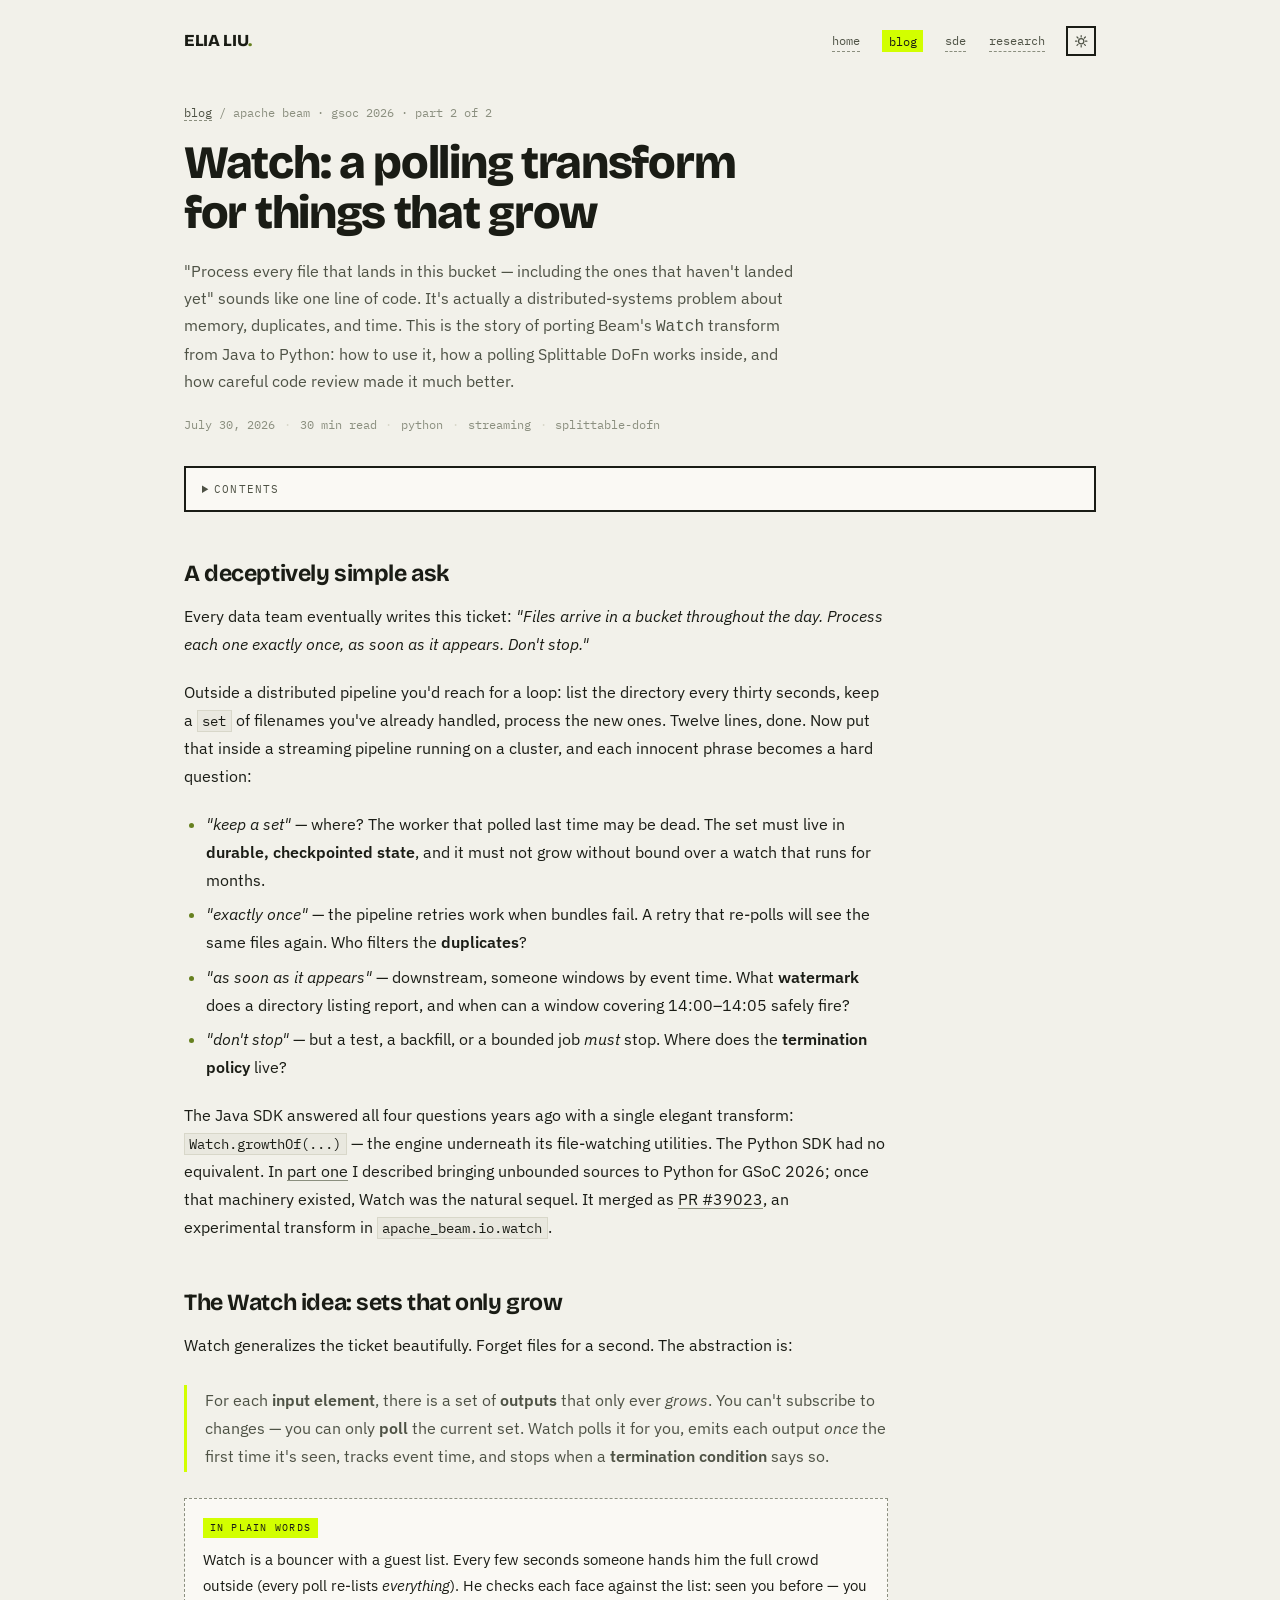
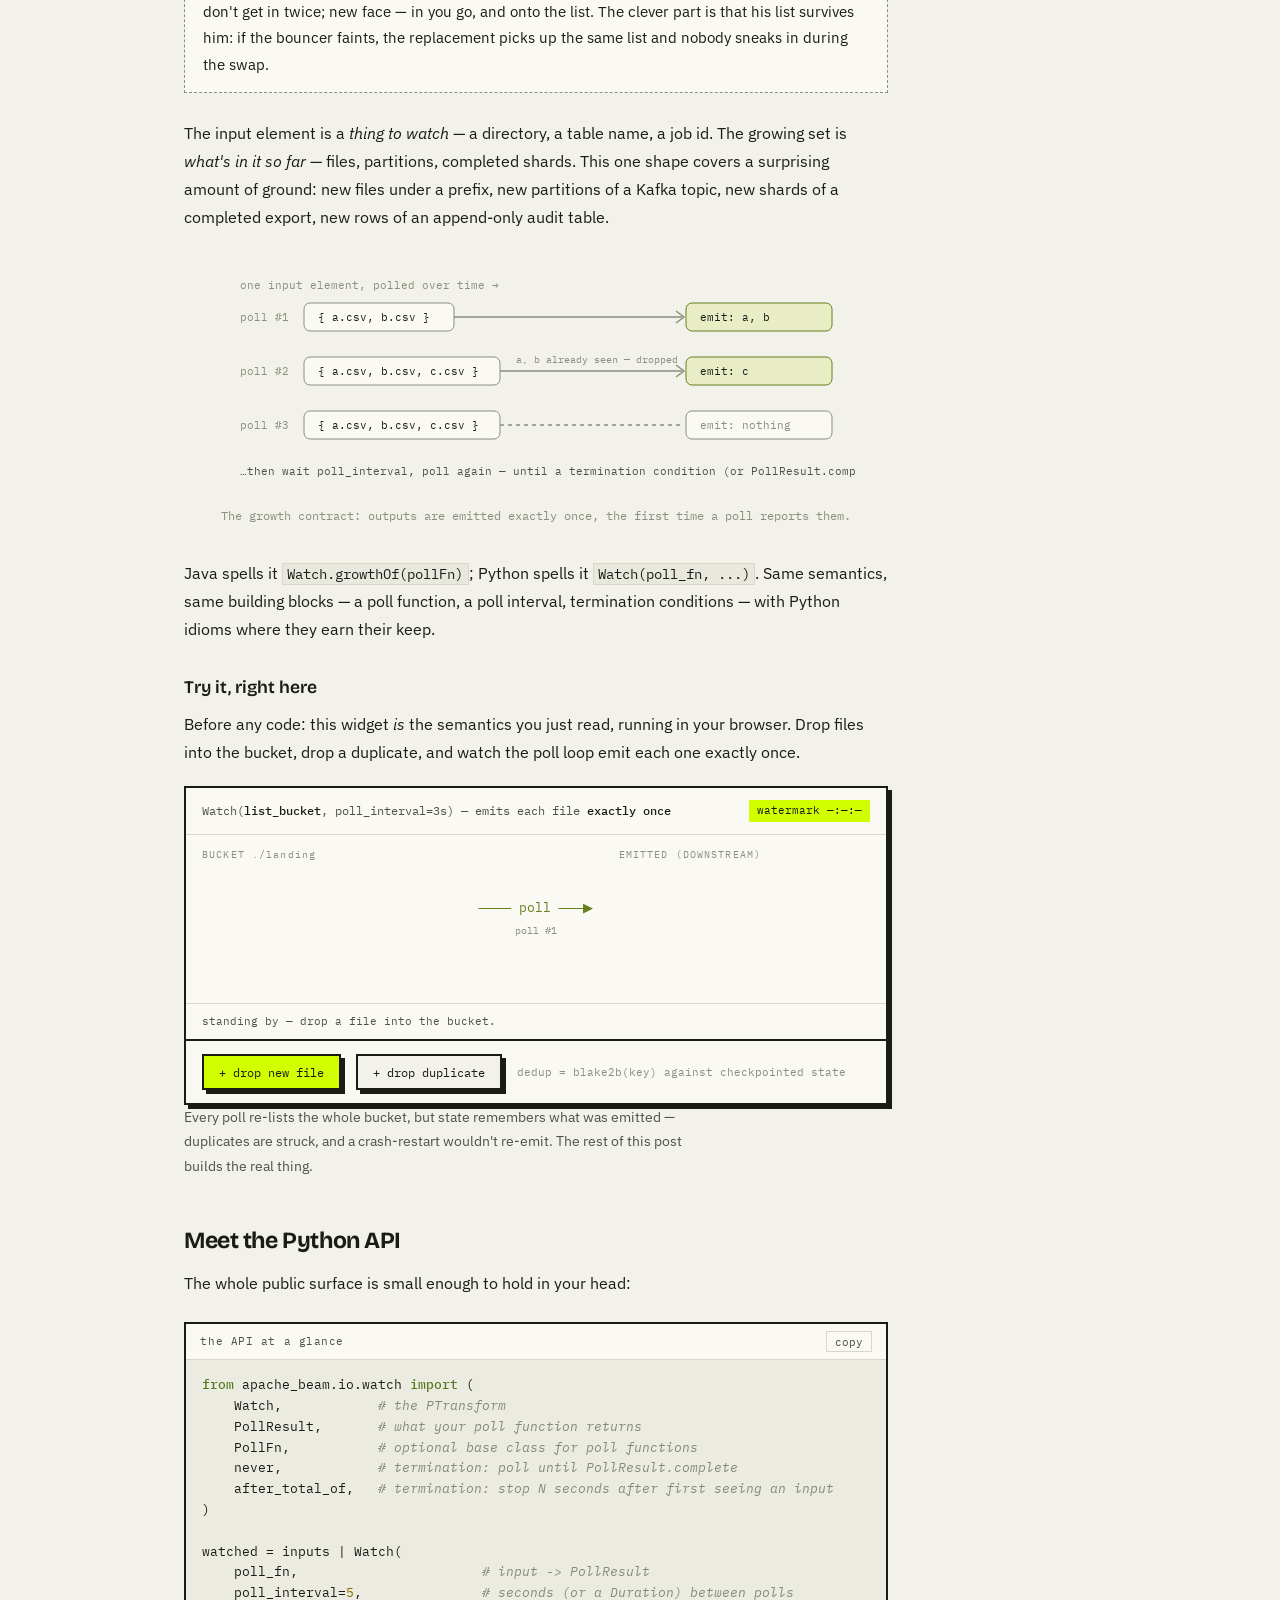
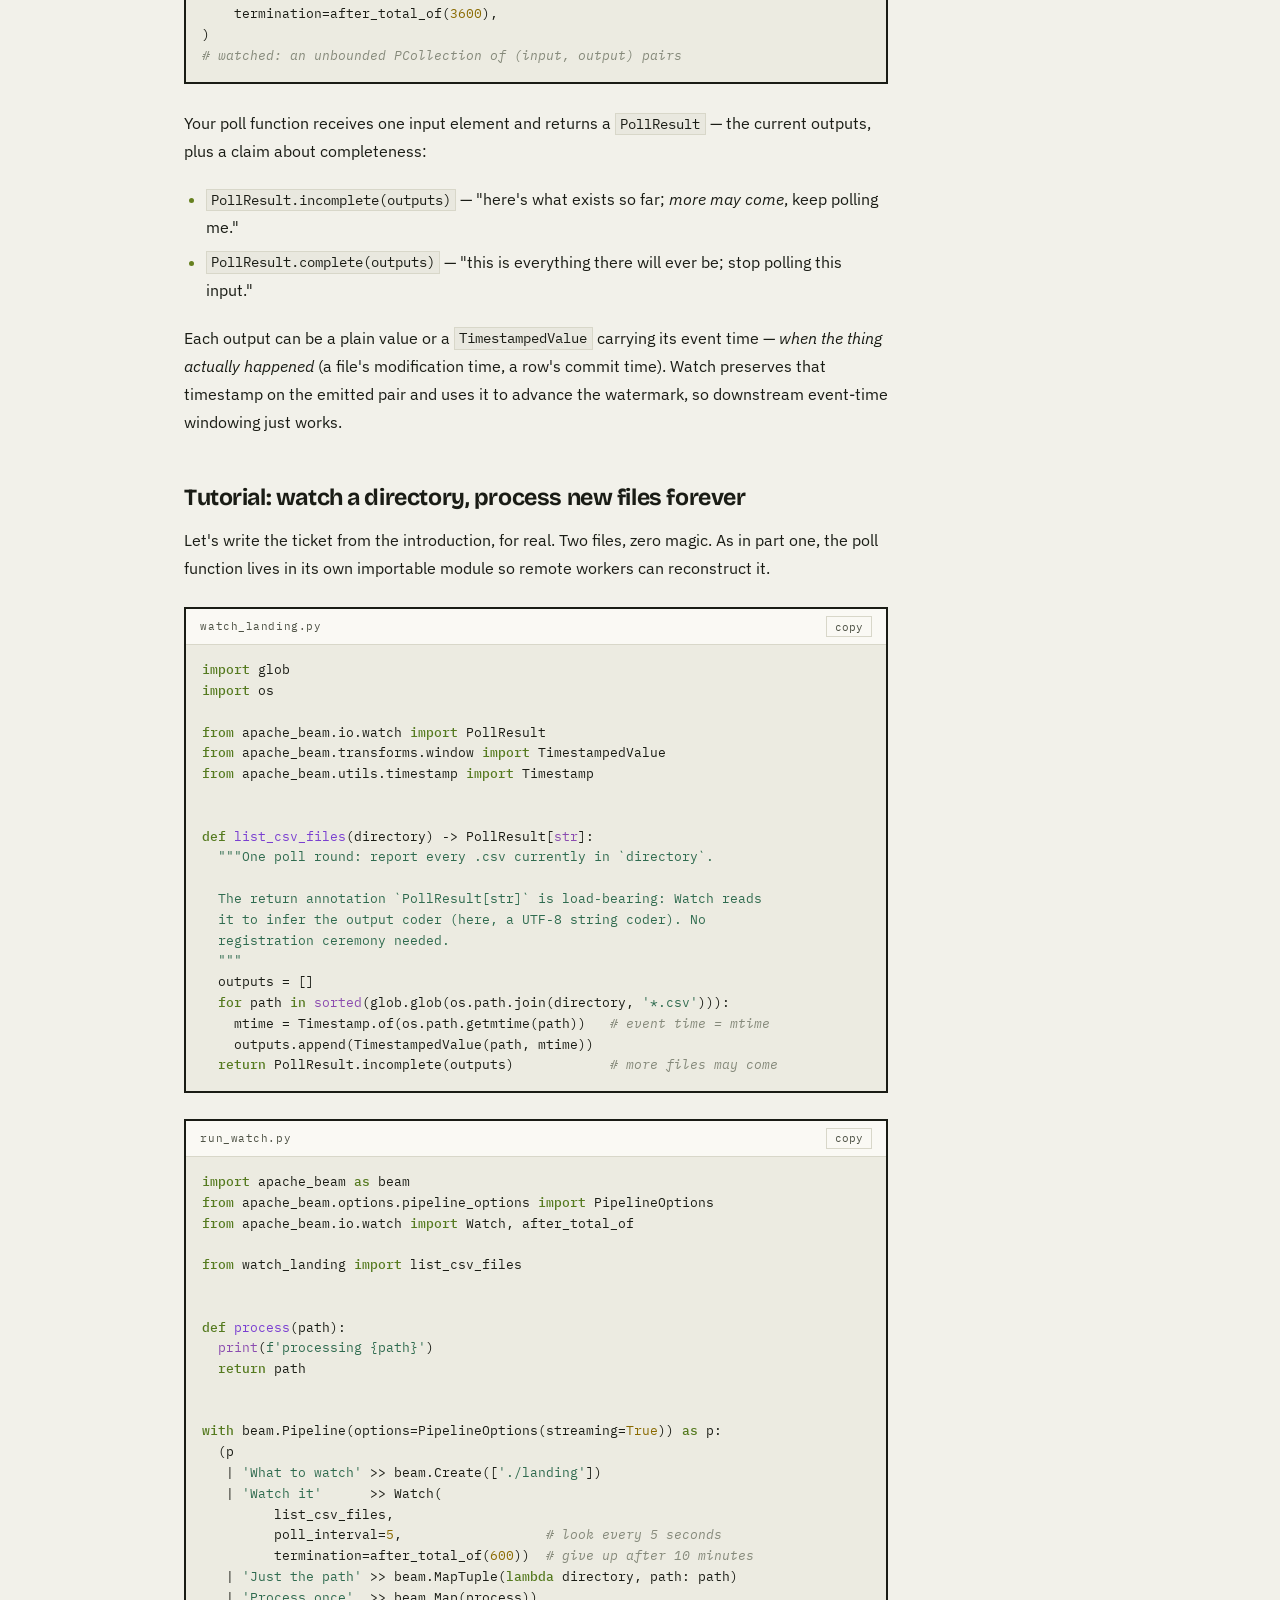
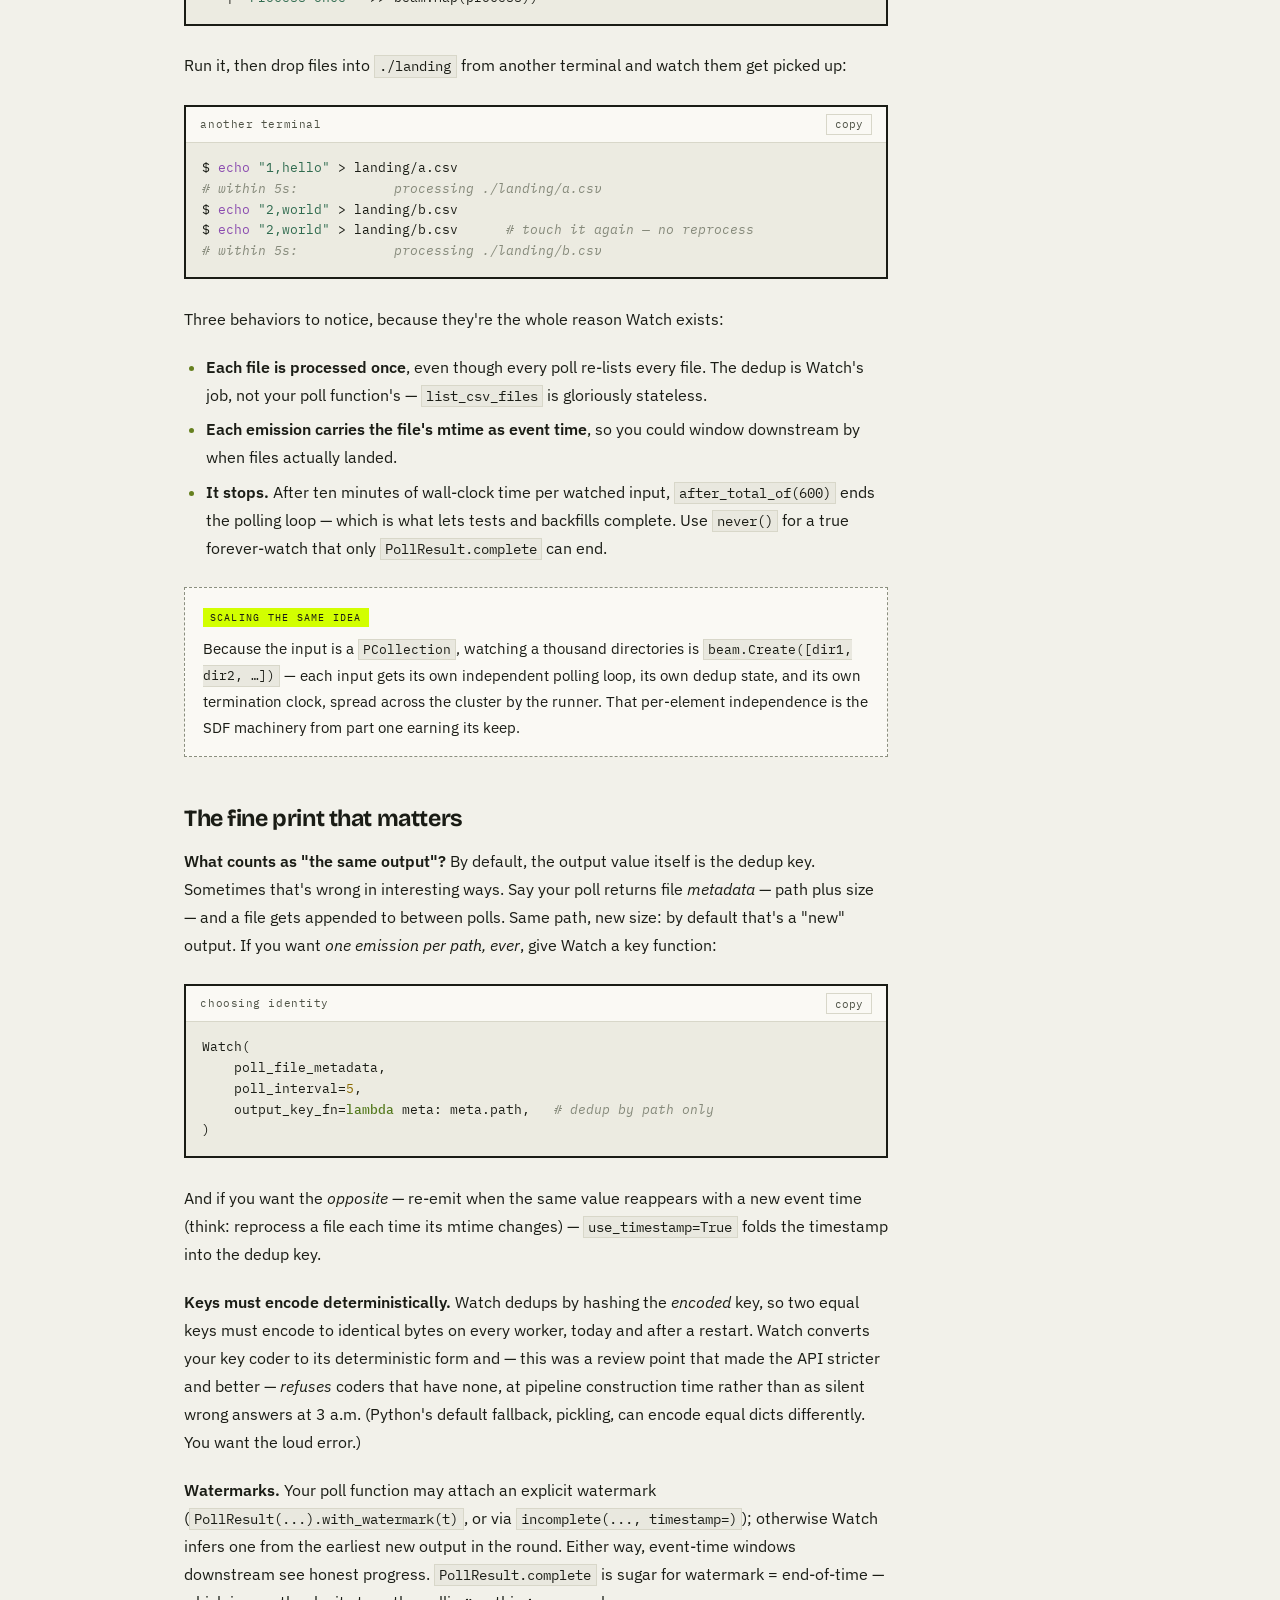
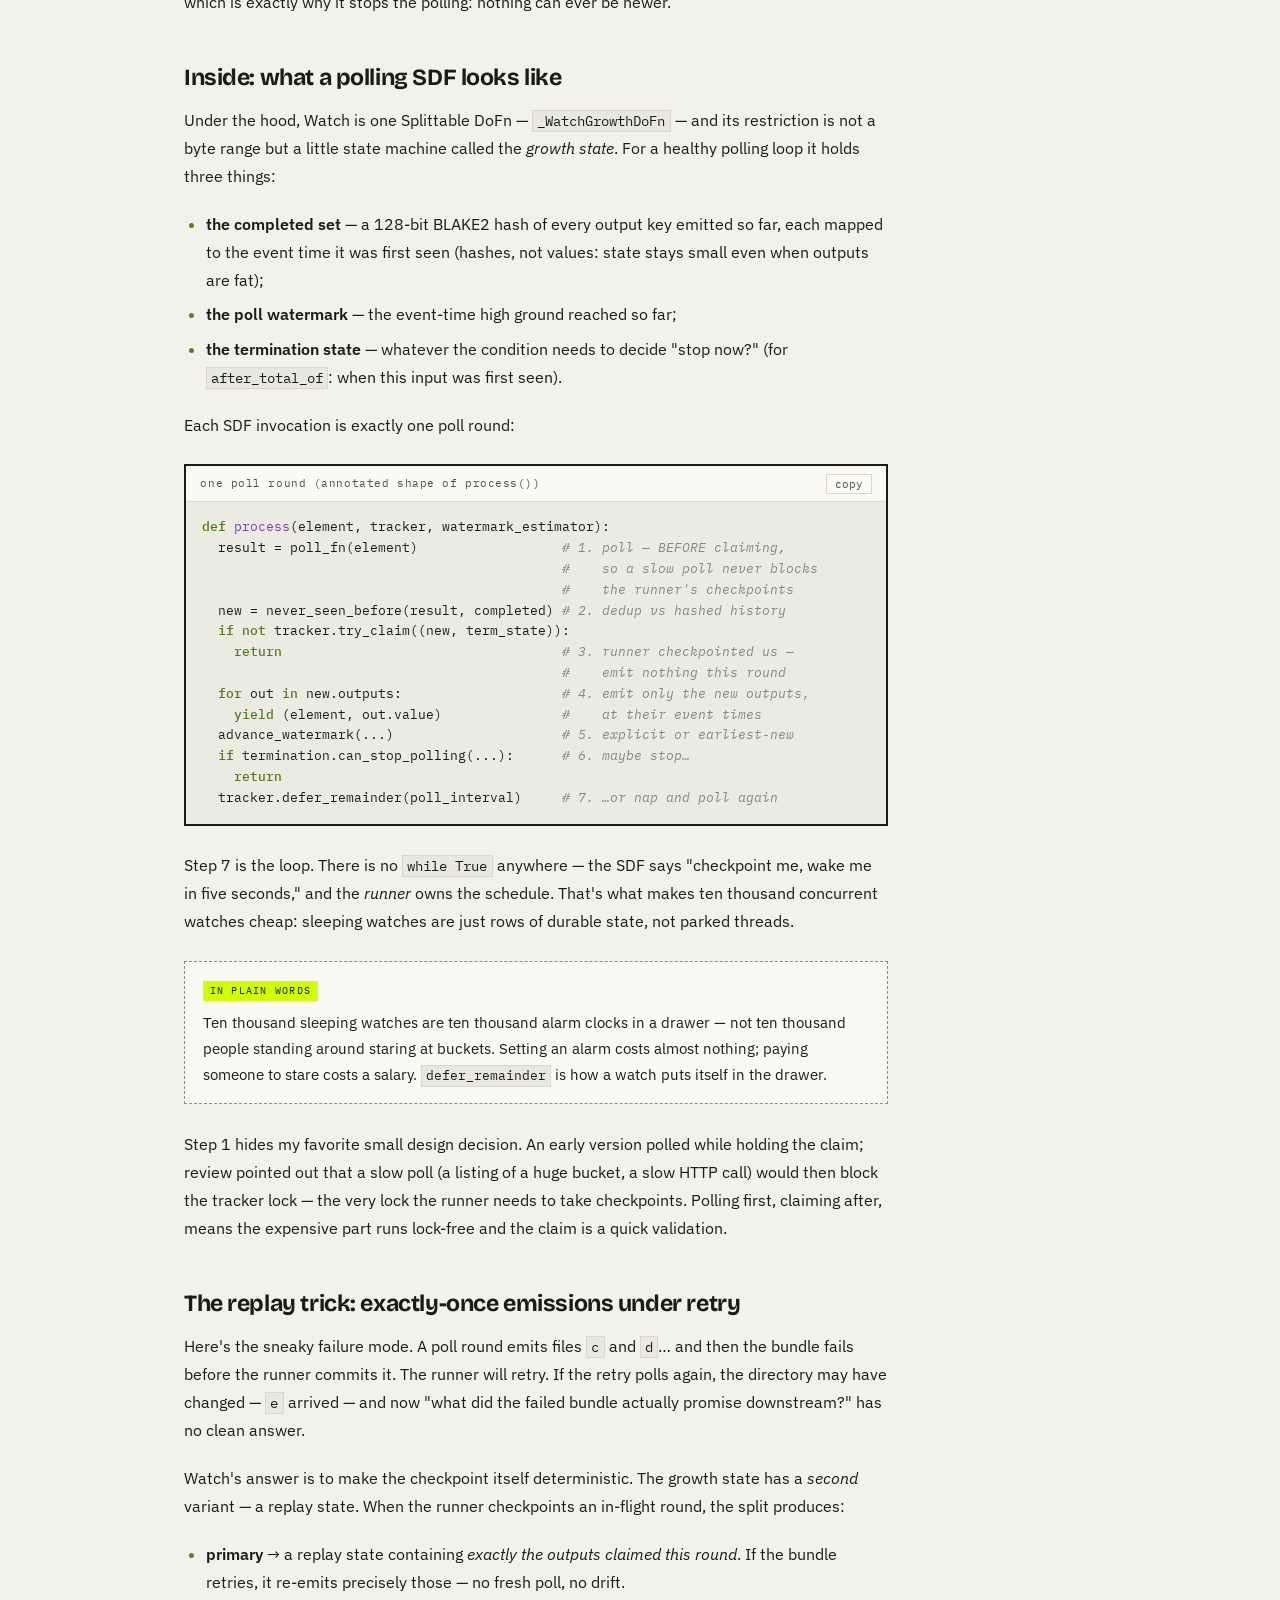
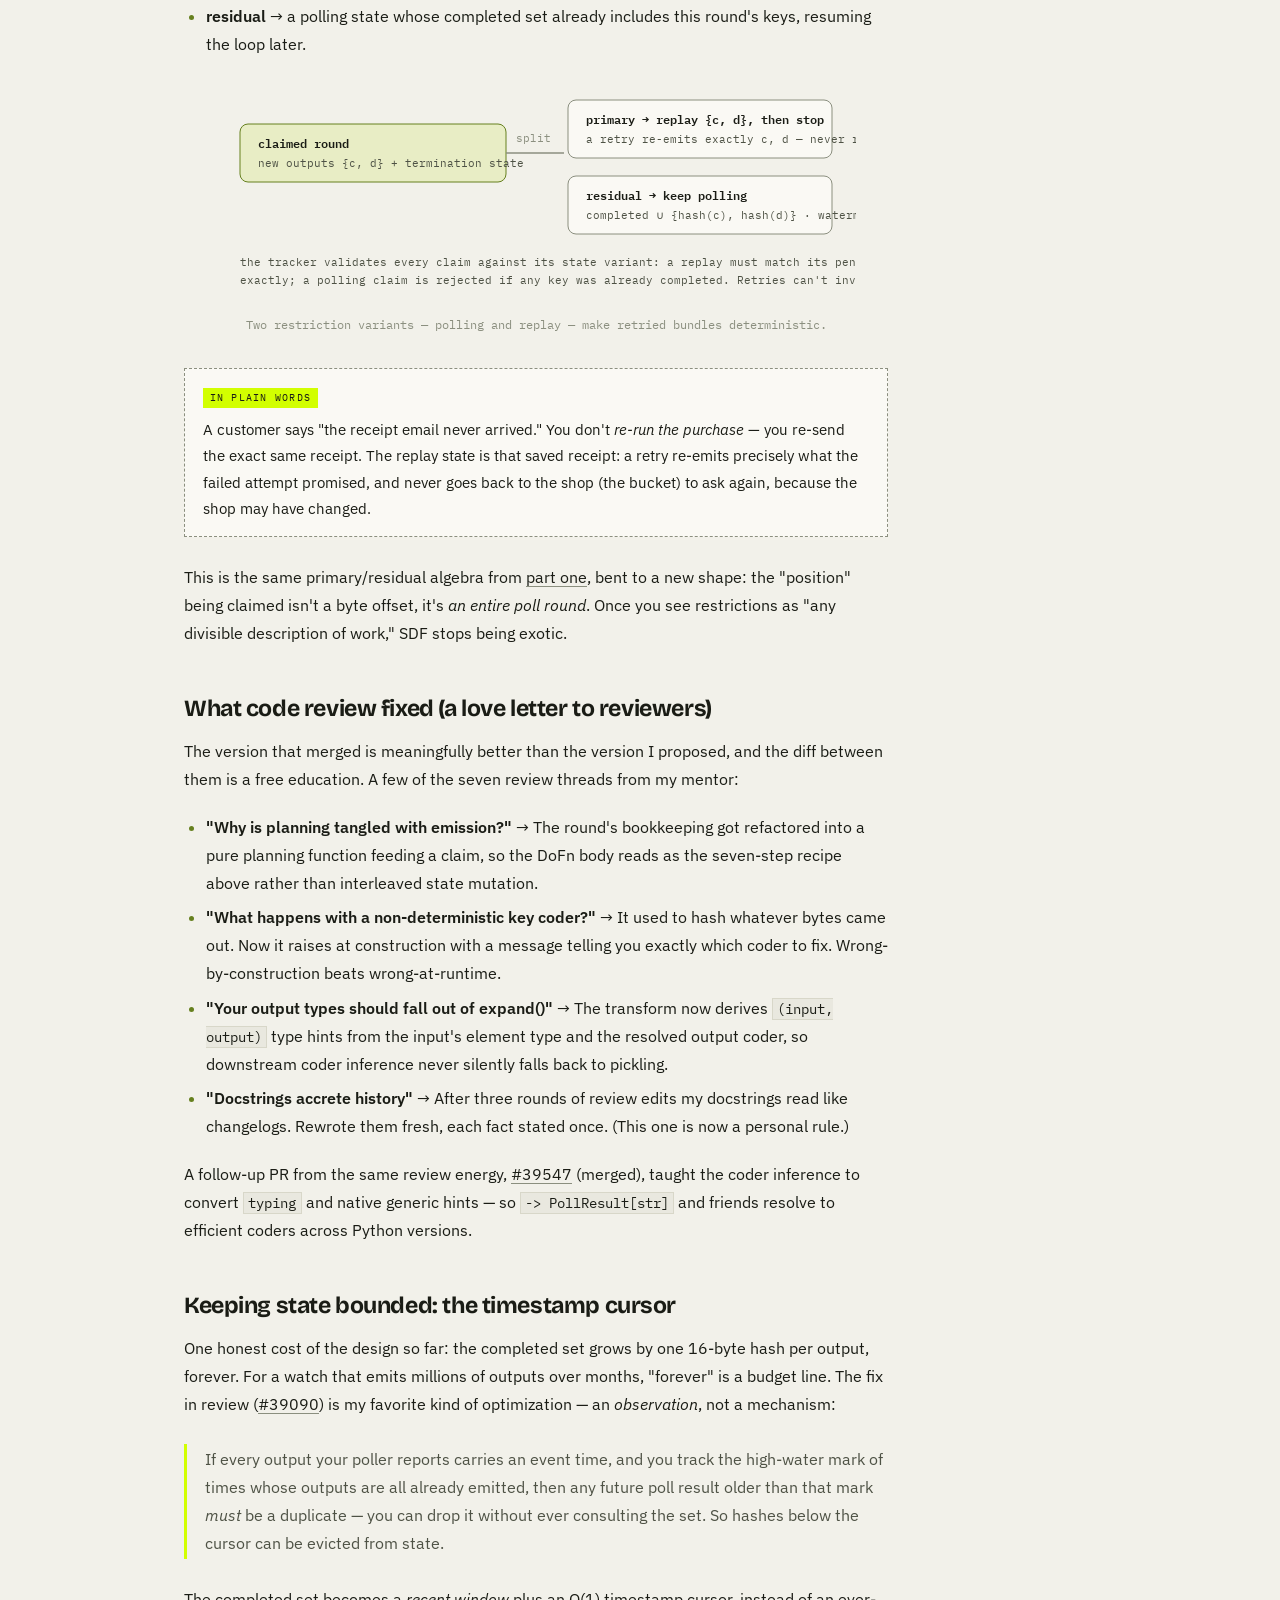
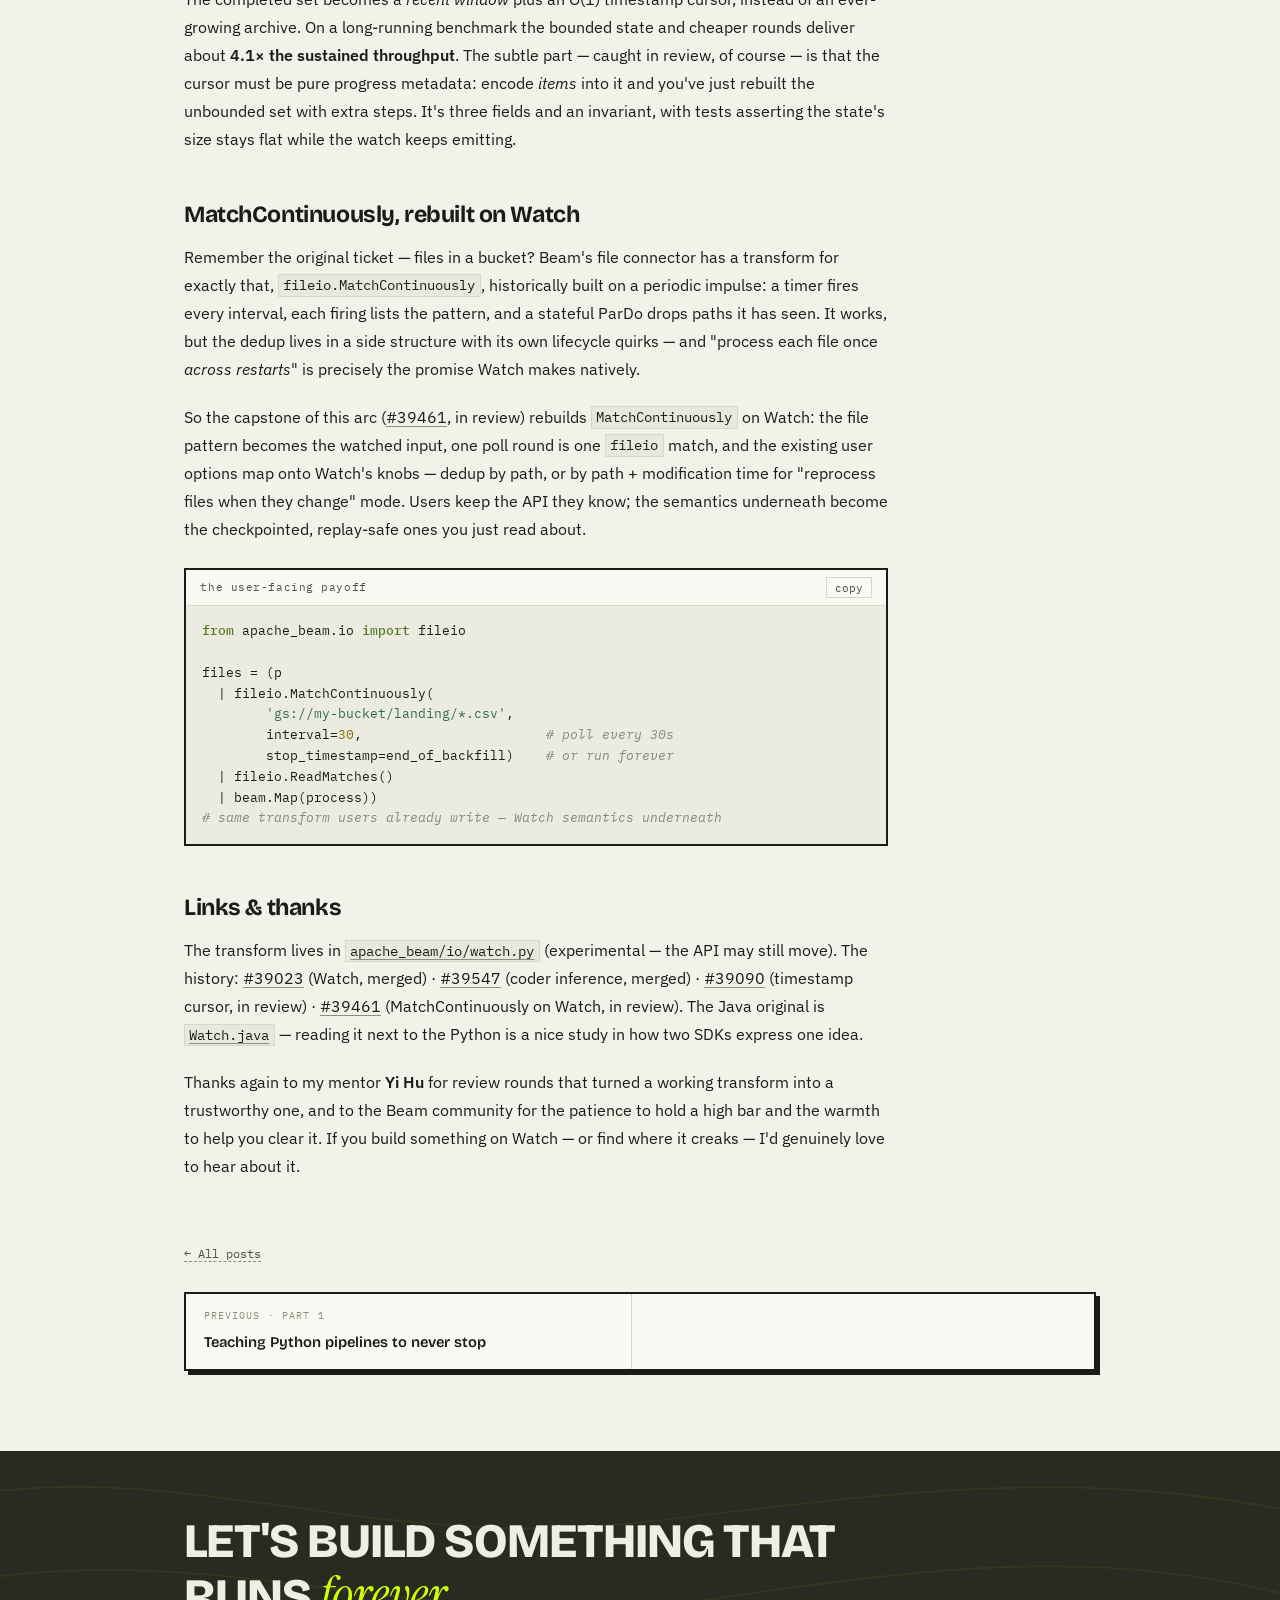
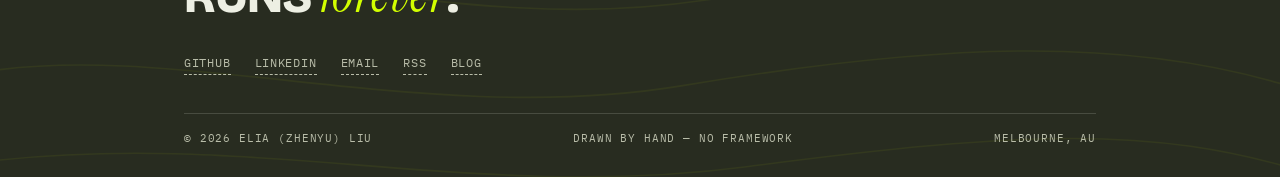
<file: blog/beam-python-watch-transform/index.html>
<!DOCTYPE html>
<html lang="en">
<head>
  <meta charset="utf-8">
  <meta name="viewport" content="width=device-width, initial-scale=1">
  <title>Watch: a polling transform for things that grow — Elia Liu</title>
  <meta name="description" content="Porting Apache Beam's Watch transform from Java to Python: polling Splittable DoFns, dedup by hash, termination conditions — and how to watch a directory for new files, forever. GSoC 2026, part 2.">
  <link rel="canonical" href="https://eliaaazzz.github.io/blog/beam-python-watch-transform/">
  <meta property="og:title" content="Watch: a polling transform for things that grow">
  <meta property="og:description" content="Porting Beam's Watch transform to Python: polling SDFs, dedup by hash, termination conditions — and watching a bucket for new files, forever.">
  <meta property="og:type" content="article">
  <meta property="og:url" content="https://eliaaazzz.github.io/blog/beam-python-watch-transform/">
  <meta property="og:site_name" content="Elia Liu">
  <meta property="article:published_time" content="2026-07-30">
  <meta property="article:author" content="Elia Liu">
  <meta name="twitter:card" content="summary">
  <meta name="theme-color" media="(prefers-color-scheme: light)" content="#f2f1ea">
  <meta name="theme-color" media="(prefers-color-scheme: dark)" content="#171a12">
  <link rel="icon" type="image/svg+xml" href="/assets/favicon.svg">
  <link rel="alternate" type="application/rss+xml" title="Elia Liu — writing" href="/feed.xml">
  <script>(function(){try{var t=localStorage.getItem("theme");if(t)document.documentElement.setAttribute("data-theme",t)}catch(e){}})();</script>
  <link rel="preconnect" href="https://fonts.googleapis.com">
  <link rel="preconnect" href="https://fonts.gstatic.com" crossorigin>
  <link href="https://fonts.googleapis.com/css2?family=Bricolage+Grotesque:opsz,wght@12..96,600;12..96,700;12..96,800&family=Instrument+Serif:ital@0;1&family=IBM+Plex+Mono:wght@400;500&family=IBM+Plex+Sans:wght@400;500;600&display=swap" rel="stylesheet">
  <link rel="stylesheet" href="/assets/css/main.css">
  <script defer src="/assets/vendor/highlight.min.js"></script>
  <script defer src="/assets/js/main.js"></script>
  <script type="application/ld+json">
  {
    "@context": "https://schema.org",
    "@type": "BlogPosting",
    "headline": "Watch: a polling transform for things that grow",
    "description": "Porting Beam's Watch transform to Python: polling SDFs, dedup by hash, termination conditions — and watching a bucket for new files, forever.",
    "datePublished": "2026-07-30",
    "author": { "@type": "Person", "name": "Elia Liu", "url": "https://eliaaazzz.github.io/" }
  }
  </script>
</head>
<body>
  <a class="skip-link" href="#main">Skip to content</a>

  <header class="topbar shell">
    <a class="wordmark" href="/">Elia Liu<span class="lt">.</span></a>
    <div class="topbar-right">
      <nav class="crumbs" aria-label="Site">
        <a href="/">home</a>
        <a href="/blog/" aria-current="page">blog</a>
        <a href="/sde/">sde</a>
        <a href="/research/">research</a>
      </nav>
      <button class="theme-btn" type="button" aria-label="Toggle color theme">
        <svg class="sun" viewBox="0 0 24 24" fill="none" stroke="currentColor" stroke-width="2" stroke-linecap="round" aria-hidden="true"><circle cx="12" cy="12" r="4.4"/><path d="M12 2.5v2.4M12 19.1v2.4M2.5 12h2.4M19.1 12h2.4M5 5l1.7 1.7M17.3 17.3 19 19M19 5l-1.7 1.7M6.7 17.3 5 19"/></svg>
        <svg class="moon" viewBox="0 0 24 24" fill="none" stroke="currentColor" stroke-width="2" stroke-linecap="round" stroke-linejoin="round" aria-hidden="true"><path d="M20.2 14.2A8.2 8.2 0 0 1 9.8 3.8a8.2 8.2 0 1 0 10.4 10.4Z"/></svg>
      </button>
    </div>
  </header>

  <main id="main">
    <article>

      <header class="post-head shell">
        <p class="crumb"><a href="/blog/">blog</a> / apache beam · gsoc 2026 · part 2 of 2</p>
        <h1>Watch: a polling transform for things that grow</h1>
        <p class="dek">
          "Process every file that lands in this bucket — including the ones that haven't landed yet"
          sounds like one line of code. It's actually a distributed-systems problem about memory,
          duplicates, and time. This is the story of porting Beam's <code>Watch</code> transform from
          Java to Python: how to use it, how a polling Splittable DoFn works inside, and how careful
          code review made it much better.
        </p>
        <div class="post-meta">
          <time datetime="2026-07-30">July 30, 2026</time><span class="sep">·</span>
          <span>30 min read</span><span class="sep">·</span>
          <span>python</span><span class="sep">·</span>
          <span>streaming</span><span class="sep">·</span>
          <span>splittable-dofn</span>
        </div>
      </header>

      <div class="post-layout shell">

        <details class="toc-mobile">
          <summary>Contents</summary>
          <ol>
            <li><a href="#the-ask">A deceptively simple ask</a></li>
            <li><a href="#the-idea">The Watch idea</a></li>
            <li><a href="#meet-the-api">Meet the Python API</a></li>
            <li><a href="#tutorial">Tutorial: watch a directory</a></li>
            <li><a href="#semantics">The fine print that matters</a></li>
            <li><a href="#internals">Inside: a polling SDF</a></li>
            <li><a href="#exactly-once">The replay trick</a></li>
            <li><a href="#review">What review fixed</a></li>
            <li><a href="#bounding-state">Keeping state bounded</a></li>
            <li><a href="#match-continuously">MatchContinuously, rebuilt</a></li>
            <li><a href="#links">Links &amp; thanks</a></li>
          </ol>
        </details>

        <div class="prose">

          <h2 id="the-ask"><a href="#the-ask">A deceptively simple ask</a></h2>

          <p>Every data team eventually writes this ticket: <em>"Files arrive in a bucket throughout
          the day. Process each one exactly once, as soon as it appears. Don't stop."</em></p>

          <p>Outside a distributed pipeline you'd reach for a loop: list the directory every
          thirty seconds, keep a <code>set</code> of filenames you've already handled, process the new
          ones. Twelve lines, done. Now put that inside a streaming pipeline running on a cluster,
          and each innocent phrase becomes a hard question:</p>

          <ul>
            <li><em>"keep a set"</em> — where? The worker that polled last time may be dead. The set
              must live in <strong>durable, checkpointed state</strong>, and it must not grow without
              bound over a watch that runs for months.</li>
            <li><em>"exactly once"</em> — the pipeline retries work when bundles fail. A retry that
              re-polls will see the same files again. Who filters the <strong>duplicates</strong>?</li>
            <li><em>"as soon as it appears"</em> — downstream, someone windows by event time. What
              <strong>watermark</strong> does a directory listing report, and when can a window
              covering 14:00–14:05 safely fire?</li>
            <li><em>"don't stop"</em> — but a test, a backfill, or a bounded job <em>must</em> stop.
              Where does the <strong>termination policy</strong> live?</li>
          </ul>

          <p>The Java SDK answered all four questions years ago with a single elegant transform:
          <code>Watch.growthOf(...)</code> — the engine underneath its file-watching utilities. The
          Python SDK had no equivalent. In <a href="/blog/beam-python-unbounded-sources/">part one</a>
          I described bringing unbounded sources to Python for GSoC 2026; once that machinery existed,
          Watch was the natural sequel. It merged as
          <a href="https://github.com/apache/beam/pull/39023">PR #39023</a>, an experimental transform
          in <code>apache_beam.io.watch</code>.</p>

          <h2 id="the-idea"><a href="#the-idea">The Watch idea: sets that only grow</a></h2>

          <p>Watch generalizes the ticket beautifully. Forget files for a second. The abstraction is:</p>

          <blockquote><p>For each <strong>input element</strong>, there is a set of
          <strong>outputs</strong> that only ever <em>grows</em>. You can't subscribe to changes —
          you can only <strong>poll</strong> the current set. Watch polls it for you, emits each
          output <em>once</em> the first time it's seen, tracks event time, and stops when a
          <strong>termination condition</strong> says so.</p></blockquote>

          <div class="callout">
            <span class="callout-label">in plain words</span>
            <p>Watch is a bouncer with a guest list. Every few seconds someone hands him the full
            crowd outside (every poll re-lists <em>everything</em>). He checks each face against
            the list: seen you before — you don't get in twice; new face — in you go, and onto the
            list. The clever part is that his list survives him: if the bouncer faints, the
            replacement picks up the same list and nobody sneaks in during the swap.</p>
          </div>

          <p>The input element is a <em>thing to watch</em> — a directory, a table name, a job id. The
          growing set is <em>what's in it so far</em> — files, partitions, completed shards. This one
          shape covers a surprising amount of ground: new files under a prefix, new partitions of a
          Kafka topic, new shards of a completed export, new rows of an append-only audit table.</p>

          <figure>
            <svg class="diagram" viewBox="0 0 640 232" role="img" aria-labelledby="dw1-title" style="max-width:640px">
              <title id="dw1-title">Watch polls a growing set on an interval; each poll emits only the never-seen-before outputs.</title>
              <text class="d-ink3" x="24" y="26" font-size="11">one input element, polled over time →</text>

              <text class="d-ink3" x="24" y="58" font-size="10.5">poll #1</text>
              <rect class="d-box" x="88" y="40" width="150" height="28" rx="6"/>
              <text class="d-ink" x="102" y="58" font-size="11">{ a.csv, b.csv }</text>
              <rect class="d-box-accent" x="470" y="40" width="146" height="28" rx="6"/>
              <text class="d-ink" x="484" y="58" font-size="11">emit: a, b</text>
              <path class="d-line" d="M 238 54 L 466 54" stroke-width="1.5"/>
              <path class="d-line" d="M 460 48 L 468 54 L 460 60" fill="none" stroke-width="1.5"/>

              <text class="d-ink3" x="24" y="112" font-size="10.5">poll #2</text>
              <rect class="d-box" x="88" y="94" width="196" height="28" rx="6"/>
              <text class="d-ink" x="102" y="112" font-size="11">{ a.csv, b.csv, c.csv }</text>
              <rect class="d-box-accent" x="470" y="94" width="146" height="28" rx="6"/>
              <text class="d-ink" x="484" y="112" font-size="11">emit: c</text>
              <path class="d-line" d="M 284 108 L 466 108" stroke-width="1.5"/>
              <path class="d-line" d="M 460 102 L 468 108 L 460 114" fill="none" stroke-width="1.5"/>
              <text class="d-ink3" x="300" y="100" font-size="10">a, b already seen — dropped</text>

              <text class="d-ink3" x="24" y="166" font-size="10.5">poll #3</text>
              <rect class="d-box" x="88" y="148" width="196" height="28" rx="6"/>
              <text class="d-ink" x="102" y="166" font-size="11">{ a.csv, b.csv, c.csv }</text>
              <rect class="d-box" x="470" y="148" width="146" height="28" rx="6"/>
              <text class="d-ink3" x="484" y="166" font-size="11">emit: nothing</text>
              <path class="d-line" d="M 284 162 L 466 162" stroke-width="1.5" stroke-dasharray="4 4"/>

              <text class="d-ink2" x="24" y="212" font-size="10.5">…then wait poll_interval, poll again — until a termination condition (or PollResult.complete) stops this input.</text>
            </svg>
            <figcaption>The growth contract: outputs are emitted exactly once, the first time a poll reports them.</figcaption>
          </figure>

          <p>Java spells it <code>Watch.growthOf(pollFn)</code>; Python spells it
          <code>Watch(poll_fn, ...)</code>. Same semantics, same building blocks — a poll function, a
          poll interval, termination conditions — with Python idioms where they earn their keep.</p>

          <h3 id="try-it">Try it, right here</h3>

          <p>Before any code: this widget <em>is</em> the semantics you just read, running in your
          browser. Drop files into the bucket, drop a duplicate, and watch the poll loop emit each
          one exactly once.</p>

          <div class="sim" id="sim">
            <div class="sim-head">
              <span class="t">Watch(<b>list_bucket</b>, poll_interval=3s) — emits each file <b>exactly once</b></span>
              <span class="wm" id="wm">watermark —:—:—</span>
            </div>
            <div class="sim-body">
              <div class="lane"><h4>BUCKET ./landing</h4><div id="bucket"></div></div>
              <div class="pipe"><span class="arrow">──── poll ───▶</span><span class="lbl" id="pollno">poll #0</span></div>
              <div class="lane"><h4>EMITTED (DOWNSTREAM)</h4><div id="out"></div></div>
            </div>
            <div class="sim-log" id="log">standing by — drop a file into the bucket.</div>
            <div class="sim-controls">
              <button class="btn primary" id="add" type="button">+ drop new file</button>
              <button class="btn" id="dup" type="button">+ drop duplicate</button>
              <span class="hint">dedup = blake2b(key) against checkpointed state</span>
            </div>
          </div>

          <p class="sim-note">Every poll re-lists the whole bucket, but state remembers what was
          emitted — duplicates are struck, and a crash-restart wouldn't re-emit. The rest of this
          post builds the real thing.</p>

          <h2 id="meet-the-api"><a href="#meet-the-api">Meet the Python API</a></h2>

          <p>The whole public surface is small enough to hold in your head:</p>

          <div class="codeblock">
            <div class="codeblock-bar"><span class="fname">the API at a glance</span></div>
            <pre><code class="language-python">from apache_beam.io.watch import (
    Watch,            # the PTransform
    PollResult,       # what your poll function returns
    PollFn,           # optional base class for poll functions
    never,            # termination: poll until PollResult.complete
    after_total_of,   # termination: stop N seconds after first seeing an input
)

watched = inputs | Watch(
    poll_fn,                       # input -> PollResult
    poll_interval=5,               # seconds (or a Duration) between polls
    termination=after_total_of(3600),
)
# watched: an unbounded PCollection of (input, output) pairs</code></pre>
          </div>

          <p>Your poll function receives one input element and returns a <code>PollResult</code> —
          the current outputs, plus a claim about completeness:</p>

          <ul>
            <li><code>PollResult.incomplete(outputs)</code> — "here's what exists so far;
              <em>more may come</em>, keep polling me."</li>
            <li><code>PollResult.complete(outputs)</code> — "this is everything there will ever be;
              stop polling this input."</li>
          </ul>

          <p>Each output can be a plain value or a <code>TimestampedValue</code> carrying its event
          time — <em>when the thing actually happened</em> (a file's modification time, a row's commit
          time). Watch preserves that timestamp on the emitted pair and uses it to advance the
          watermark, so downstream event-time windowing just works.</p>

          <h2 id="tutorial"><a href="#tutorial">Tutorial: watch a directory, process new files forever</a></h2>

          <p>Let's write the ticket from the introduction, for real. Two files, zero magic. As in part
          one, the poll function lives in its own importable module so remote workers can
          reconstruct it.</p>

          <div class="codeblock">
            <div class="codeblock-bar"><span class="fname">watch_landing.py</span></div>
            <pre><code class="language-python">import glob
import os

from apache_beam.io.watch import PollResult
from apache_beam.transforms.window import TimestampedValue
from apache_beam.utils.timestamp import Timestamp


def list_csv_files(directory) -> PollResult[str]:
  """One poll round: report every .csv currently in `directory`.

  The return annotation `PollResult[str]` is load-bearing: Watch reads
  it to infer the output coder (here, a UTF-8 string coder). No
  registration ceremony needed.
  """
  outputs = []
  for path in sorted(glob.glob(os.path.join(directory, '*.csv'))):
    mtime = Timestamp.of(os.path.getmtime(path))   # event time = mtime
    outputs.append(TimestampedValue(path, mtime))
  return PollResult.incomplete(outputs)            # more files may come</code></pre>
          </div>

          <div class="codeblock">
            <div class="codeblock-bar"><span class="fname">run_watch.py</span></div>
            <pre><code class="language-python">import apache_beam as beam
from apache_beam.options.pipeline_options import PipelineOptions
from apache_beam.io.watch import Watch, after_total_of

from watch_landing import list_csv_files


def process(path):
  print(f'processing {path}')
  return path


with beam.Pipeline(options=PipelineOptions(streaming=True)) as p:
  (p
   | 'What to watch' >> beam.Create(['./landing'])
   | 'Watch it'      >> Watch(
         list_csv_files,
         poll_interval=5,                  # look every 5 seconds
         termination=after_total_of(600))  # give up after 10 minutes
   | 'Just the path' >> beam.MapTuple(lambda directory, path: path)
   | 'Process once'  >> beam.Map(process))</code></pre>
          </div>

          <p>Run it, then drop files into <code>./landing</code> from another terminal and watch them
          get picked up:</p>

          <div class="codeblock">
            <div class="codeblock-bar"><span class="fname">another terminal</span></div>
            <pre><code class="language-bash">$ echo "1,hello" &gt; landing/a.csv
# within 5s:            processing ./landing/a.csv
$ echo "2,world" &gt; landing/b.csv
$ echo "2,world" &gt; landing/b.csv      # touch it again — no reprocess
# within 5s:            processing ./landing/b.csv</code></pre>
          </div>

          <p>Three behaviors to notice, because they're the whole reason Watch exists:</p>

          <ul>
            <li><strong>Each file is processed once</strong>, even though every poll re-lists every
              file. The dedup is Watch's job, not your poll function's — <code>list_csv_files</code>
              is gloriously stateless.</li>
            <li><strong>Each emission carries the file's mtime as event time</strong>, so you could
              window downstream by when files actually landed.</li>
            <li><strong>It stops.</strong> After ten minutes of wall-clock time per watched input,
              <code>after_total_of(600)</code> ends the polling loop — which is what lets tests and
              backfills complete. Use <code>never()</code> for a true forever-watch that only
              <code>PollResult.complete</code> can end.</li>
          </ul>

          <div class="callout">
            <span class="callout-label">Scaling the same idea</span>
            <p>Because the input is a <code>PCollection</code>, watching a thousand directories is
            <code>beam.Create([dir1, dir2, …])</code> — each input gets its own independent polling
            loop, its own dedup state, and its own termination clock, spread across the cluster by the
            runner. That per-element independence is the SDF machinery from part one earning its keep.</p>
          </div>

          <h2 id="semantics"><a href="#semantics">The fine print that matters</a></h2>

          <p><strong>What counts as "the same output"?</strong> By default, the output value itself is
          the dedup key. Sometimes that's wrong in interesting ways. Say your poll returns file
          <em>metadata</em> — path plus size — and a file gets appended to between polls. Same path,
          new size: by default that's a "new" output. If you want <em>one emission per path,
          ever</em>, give Watch a key function:</p>

          <div class="codeblock">
            <div class="codeblock-bar"><span class="fname">choosing identity</span></div>
            <pre><code class="language-python">Watch(
    poll_file_metadata,
    poll_interval=5,
    output_key_fn=lambda meta: meta.path,   # dedup by path only
)</code></pre>
          </div>

          <p>And if you want the <em>opposite</em> — re-emit when the same value reappears with a new
          event time (think: reprocess a file each time its mtime changes) —
          <code>use_timestamp=True</code> folds the timestamp into the dedup key.</p>

          <p><strong>Keys must encode deterministically.</strong> Watch dedups by hashing the
          <em>encoded</em> key, so two equal keys must encode to identical bytes on every worker,
          today and after a restart. Watch converts your key coder to its deterministic form and —
          this was a review point that made the API stricter and better — <em>refuses</em> coders
          that have none, at pipeline construction time rather than as silent wrong answers at 3 a.m.
          (Python's default fallback, pickling, can encode equal dicts differently. You want the
          loud error.)</p>

          <p><strong>Watermarks.</strong> Your poll function may attach an explicit watermark
          (<code>PollResult(...).with_watermark(t)</code>, or via <code>incomplete(..., timestamp=)</code>);
          otherwise Watch infers one from the earliest new output in the round. Either way, event-time
          windows downstream see honest progress. <code>PollResult.complete</code> is sugar for
          watermark = end-of-time — which is exactly why it stops the polling: nothing can ever be
          newer.</p>

          <h2 id="internals"><a href="#internals">Inside: what a polling SDF looks like</a></h2>

          <p>Under the hood, Watch is one Splittable DoFn — <code>_WatchGrowthDoFn</code> — and its
          restriction is not a byte range but a little state machine called the <em>growth state</em>.
          For a healthy polling loop it holds three things:</p>

          <ul>
            <li><strong>the completed set</strong> — a 128-bit BLAKE2 hash of every output key emitted
              so far, each mapped to the event time it was first seen (hashes, not values: state
              stays small even when outputs are fat);</li>
            <li><strong>the poll watermark</strong> — the event-time high ground reached so far;</li>
            <li><strong>the termination state</strong> — whatever the condition needs to decide
              "stop now?" (for <code>after_total_of</code>: when this input was first seen).</li>
          </ul>

          <p>Each SDF invocation is exactly one poll round:</p>

          <div class="codeblock">
            <div class="codeblock-bar"><span class="fname">one poll round (annotated shape of process())</span></div>
            <pre><code class="language-python">def process(element, tracker, watermark_estimator):
  result = poll_fn(element)                  # 1. poll — BEFORE claiming,
                                             #    so a slow poll never blocks
                                             #    the runner's checkpoints
  new = never_seen_before(result, completed) # 2. dedup vs hashed history
  if not tracker.try_claim((new, term_state)):
    return                                   # 3. runner checkpointed us —
                                             #    emit nothing this round
  for out in new.outputs:                    # 4. emit only the new outputs,
    yield (element, out.value)               #    at their event times
  advance_watermark(...)                     # 5. explicit or earliest-new
  if termination.can_stop_polling(...):      # 6. maybe stop…
    return
  tracker.defer_remainder(poll_interval)     # 7. …or nap and poll again</code></pre>
          </div>

          <p>Step 7 is the loop. There is no <code>while True</code> anywhere — the SDF says
          "checkpoint me, wake me in five seconds," and the <em>runner</em> owns the schedule. That's
          what makes ten thousand concurrent watches cheap: sleeping watches are just rows of durable
          state, not parked threads.</p>

          <div class="callout">
            <span class="callout-label">in plain words</span>
            <p>Ten thousand sleeping watches are ten thousand alarm clocks in a drawer — not ten
            thousand people standing around staring at buckets. Setting an alarm costs almost
            nothing; paying someone to stare costs a salary. <code>defer_remainder</code> is how a
            watch puts itself in the drawer.</p>
          </div>

          <p>Step 1 hides my favorite small design decision. An early version polled while holding
          the claim; review pointed out that a slow poll (a listing of a huge bucket, a slow HTTP
          call) would then block the tracker lock — the very lock the runner needs to take
          checkpoints. Polling first, claiming after, means the expensive part runs lock-free and the
          claim is a quick validation.</p>

          <h2 id="exactly-once"><a href="#exactly-once">The replay trick: exactly-once emissions under retry</a></h2>

          <p>Here's the sneaky failure mode. A poll round emits files <code>c</code> and
          <code>d</code>… and then the bundle fails before the runner commits it. The runner will
          retry. If the retry polls again, the directory may have changed — <code>e</code> arrived —
          and now "what did the failed bundle actually promise downstream?" has no clean answer.</p>

          <p>Watch's answer is to make the checkpoint itself deterministic. The growth state has a
          <em>second</em> variant — a replay state. When the runner checkpoints an in-flight round,
          the split produces:</p>

          <ul>
            <li><strong>primary</strong> → a replay state containing <em>exactly the outputs claimed
              this round</em>. If the bundle retries, it re-emits precisely those — no fresh poll, no
              drift.</li>
            <li><strong>residual</strong> → a polling state whose completed set already includes this
              round's keys, resuming the loop later.</li>
          </ul>

          <figure>
            <svg class="diagram" viewBox="0 0 640 214" role="img" aria-labelledby="dw2-title" style="max-width:640px">
              <title id="dw2-title">A checkpoint splits a claimed poll round into a deterministic replay primary and a polling residual.</title>
              <rect class="d-box-accent" x="24" y="34" width="266" height="58" rx="8"/>
              <text class="d-ink" x="42" y="58" font-size="11.5" font-weight="600">claimed round</text>
              <text class="d-ink2" x="42" y="77" font-size="10.5">new outputs {c, d} + termination state</text>

              <path class="d-line" d="M 290 63 L 348 63" stroke-width="1.5"/>
              <text class="d-ink3" x="300" y="52" font-size="10.5">split</text>

              <rect class="d-box" x="352" y="10" width="264" height="58" rx="8"/>
              <text class="d-ink" x="370" y="34" font-size="11.5" font-weight="600">primary → replay {c, d}, then stop</text>
              <text class="d-ink2" x="370" y="53" font-size="10.5">a retry re-emits exactly c, d — never re-polls</text>

              <rect class="d-box" x="352" y="86" width="264" height="58" rx="8"/>
              <text class="d-ink" x="370" y="110" font-size="11.5" font-weight="600">residual → keep polling</text>
              <text class="d-ink2" x="370" y="129" font-size="10.5">completed ∪ {hash(c), hash(d)} · watermark · term</text>

              <text class="d-ink2" x="24" y="176" font-size="10.5">the tracker validates every claim against its state variant: a replay must match its pending outputs</text>
              <text class="d-ink2" x="24" y="194" font-size="10.5">exactly; a polling claim is rejected if any key was already completed. Retries can't invent new data.</text>
            </svg>
            <figcaption>Two restriction variants — polling and replay — make retried bundles deterministic.</figcaption>
          </figure>

          <div class="callout">
            <span class="callout-label">in plain words</span>
            <p>A customer says "the receipt email never arrived." You don't <em>re-run the
            purchase</em> — you re-send the exact same receipt. The replay state is that saved
            receipt: a retry re-emits precisely what the failed attempt promised, and never goes
            back to the shop (the bucket) to ask again, because the shop may have changed.</p>
          </div>

          <p>This is the same primary/residual algebra from
          <a href="/blog/beam-python-unbounded-sources/">part one</a>, bent to a new shape: the
          "position" being claimed isn't a byte offset, it's <em>an entire poll round</em>. Once you
          see restrictions as "any divisible description of work," SDF stops being exotic.</p>

          <h2 id="review"><a href="#review">What code review fixed (a love letter to reviewers)</a></h2>

          <p>The version that merged is meaningfully better than the version I proposed, and the diff
          between them is a free education. A few of the seven review threads from my mentor:</p>

          <ul>
            <li><strong>"Why is planning tangled with emission?"</strong> → The round's bookkeeping
              got refactored into a pure planning function feeding a claim, so the DoFn body reads as
              the seven-step recipe above rather than interleaved state mutation.</li>
            <li><strong>"What happens with a non-deterministic key coder?"</strong> → It used to
              hash whatever bytes came out. Now it raises at construction with a message telling you
              exactly which coder to fix. Wrong-by-construction beats wrong-at-runtime.</li>
            <li><strong>"Your output types should fall out of expand()"</strong> → The transform now
              derives <code>(input, output)</code> type hints from the input's element type and the
              resolved output coder, so downstream coder inference never silently falls back to
              pickling.</li>
            <li><strong>"Docstrings accrete history"</strong> → After three rounds of review edits my
              docstrings read like changelogs. Rewrote them fresh, each fact stated once. (This one is
              now a personal rule.)</li>
          </ul>

          <p>A follow-up PR from the same review energy,
          <a href="https://github.com/apache/beam/pull/39547">#39547</a> (merged), taught the coder
          inference to convert <code>typing</code> and native generic hints — so
          <code>-&gt; PollResult[str]</code> and friends resolve to efficient coders across Python
          versions.</p>

          <h2 id="bounding-state"><a href="#bounding-state">Keeping state bounded: the timestamp cursor</a></h2>

          <p>One honest cost of the design so far: the completed set grows by one 16-byte hash per
          output, forever. For a watch that emits millions of outputs over months, "forever" is a
          budget line. The fix in review
          (<a href="https://github.com/apache/beam/pull/39090">#39090</a>) is my favorite kind of
          optimization — an <em>observation</em>, not a mechanism:</p>

          <blockquote><p>If every output your poller reports carries an event time, and you track the
          high-water mark of times whose outputs are all already emitted, then any future poll result
          older than that mark <em>must</em> be a duplicate — you can drop it without ever consulting
          the set. So hashes below the cursor can be evicted from state.</p></blockquote>

          <p>The completed set becomes a <em>recent window</em> plus an O(1) timestamp cursor, instead
          of an ever-growing archive. On a long-running benchmark the bounded state and cheaper
          rounds deliver about <strong>4.1× the sustained throughput</strong>. The subtle part —
          caught in review, of course — is that the cursor must be pure progress metadata: encode
          <em>items</em> into it and you've just rebuilt the unbounded set with extra steps. It's
          three fields and an invariant, with tests asserting the state's size stays flat while the
          watch keeps emitting.</p>

          <h2 id="match-continuously"><a href="#match-continuously">MatchContinuously, rebuilt on Watch</a></h2>

          <p>Remember the original ticket — files in a bucket? Beam's file connector has a transform
          for exactly that, <code>fileio.MatchContinuously</code>, historically built on a periodic
          impulse: a timer fires every interval, each firing lists the pattern, and a stateful ParDo
          drops paths it has seen. It works, but the dedup lives in a side structure with its own
          lifecycle quirks — and "process each file once <em>across restarts</em>" is precisely the
          promise Watch makes natively.</p>

          <p>So the capstone of this arc
          (<a href="https://github.com/apache/beam/pull/39461">#39461</a>, in review) rebuilds
          <code>MatchContinuously</code> on Watch: the file pattern becomes the watched input, one
          poll round is one <code>fileio</code> match, and the existing user options map onto Watch's
          knobs — dedup by path, or by path + modification time for
          "reprocess files when they change" mode. Users keep the API they know; the semantics
          underneath become the checkpointed, replay-safe ones you just read about.</p>

          <div class="codeblock">
            <div class="codeblock-bar"><span class="fname">the user-facing payoff</span></div>
            <pre><code class="language-python">from apache_beam.io import fileio

files = (p
  | fileio.MatchContinuously(
        'gs://my-bucket/landing/*.csv',
        interval=30,                       # poll every 30s
        stop_timestamp=end_of_backfill)    # or run forever
  | fileio.ReadMatches()
  | beam.Map(process))
# same transform users already write — Watch semantics underneath</code></pre>
          </div>

          <h2 id="links"><a href="#links">Links &amp; thanks</a></h2>

          <p>The transform lives in
          <a href="https://github.com/apache/beam/blob/master/sdks/python/apache_beam/io/watch.py"><code>apache_beam/io/watch.py</code></a>
          (experimental — the API may still move). The history:
          <a href="https://github.com/apache/beam/pull/39023">#39023</a> (Watch, merged) ·
          <a href="https://github.com/apache/beam/pull/39547">#39547</a> (coder inference, merged) ·
          <a href="https://github.com/apache/beam/pull/39090">#39090</a> (timestamp cursor, in review) ·
          <a href="https://github.com/apache/beam/pull/39461">#39461</a> (MatchContinuously on Watch, in review).
          The Java original is
          <a href="https://github.com/apache/beam/blob/master/sdks/java/core/src/main/java/org/apache/beam/sdk/transforms/Watch.java"><code>Watch.java</code></a> —
          reading it next to the Python is a nice study in how two SDKs express one idea.</p>

          <p>Thanks again to my mentor <strong>Yi Hu</strong> for review rounds that turned a working
          transform into a trustworthy one, and to the Beam community for the patience to hold a
          high bar and the warmth to help you clear it. If you build something on Watch — or find
          where it creaks — I'd genuinely love to hear about it.</p>

        </div>
      </div>

      <footer class="post-foot shell">
        <a class="back" href="/blog/">← All posts</a>
        <nav class="post-nav" aria-label="More posts">
          <a href="/blog/beam-python-unbounded-sources/">
            <span class="dir">Previous · Part 1</span>
            <span class="t">Teaching Python pipelines to never stop</span>
          </a>
        </nav>
      </footer>

    </article>
  </main>

  <footer class="foot">
    <svg class="contours" viewBox="0 0 1200 320" preserveAspectRatio="none" aria-hidden="true">
      <path d="M-20 40 C 180 10, 360 96, 610 66 S 1010 16, 1220 58" fill="none" stroke="currentColor" stroke-width="1.5"/>
      <path d="M-20 120 C 220 84, 420 176, 660 140 S 1040 92, 1220 138" fill="none" stroke="currentColor" stroke-width="1.5"/>
      <path d="M-20 208 C 160 176, 400 260, 640 220 S 1060 172, 1220 224" fill="none" stroke="currentColor" stroke-width="1.5"/>
      <path d="M-20 292 C 240 260, 440 330, 700 296 S 1080 258, 1220 300" fill="none" stroke="currentColor" stroke-width="1.5"/>
    </svg>
    <div class="shell">
      <p class="foot-big">Let's build something that runs <span class="gs">forever</span>.</p>
      <nav class="foot-links" aria-label="Elsewhere">
        <a href="https://github.com/Eliaaazzz">github</a>
        <a href="https://www.linkedin.com/in/elia-liu">linkedin</a>
        <a href="mailto:elialiulzy@gmail.com">email</a>
        <a href="/feed.xml">rss</a>
        <a href="/blog/">blog</a>
      </nav>
      <div class="foot-fine">
        <span>© 2026 elia (zhenyu) liu</span>
        <span>drawn by hand — no framework</span>
        <span>melbourne, au</span>
      </div>
    </div>
  </footer>
</body>
</html>
</file>
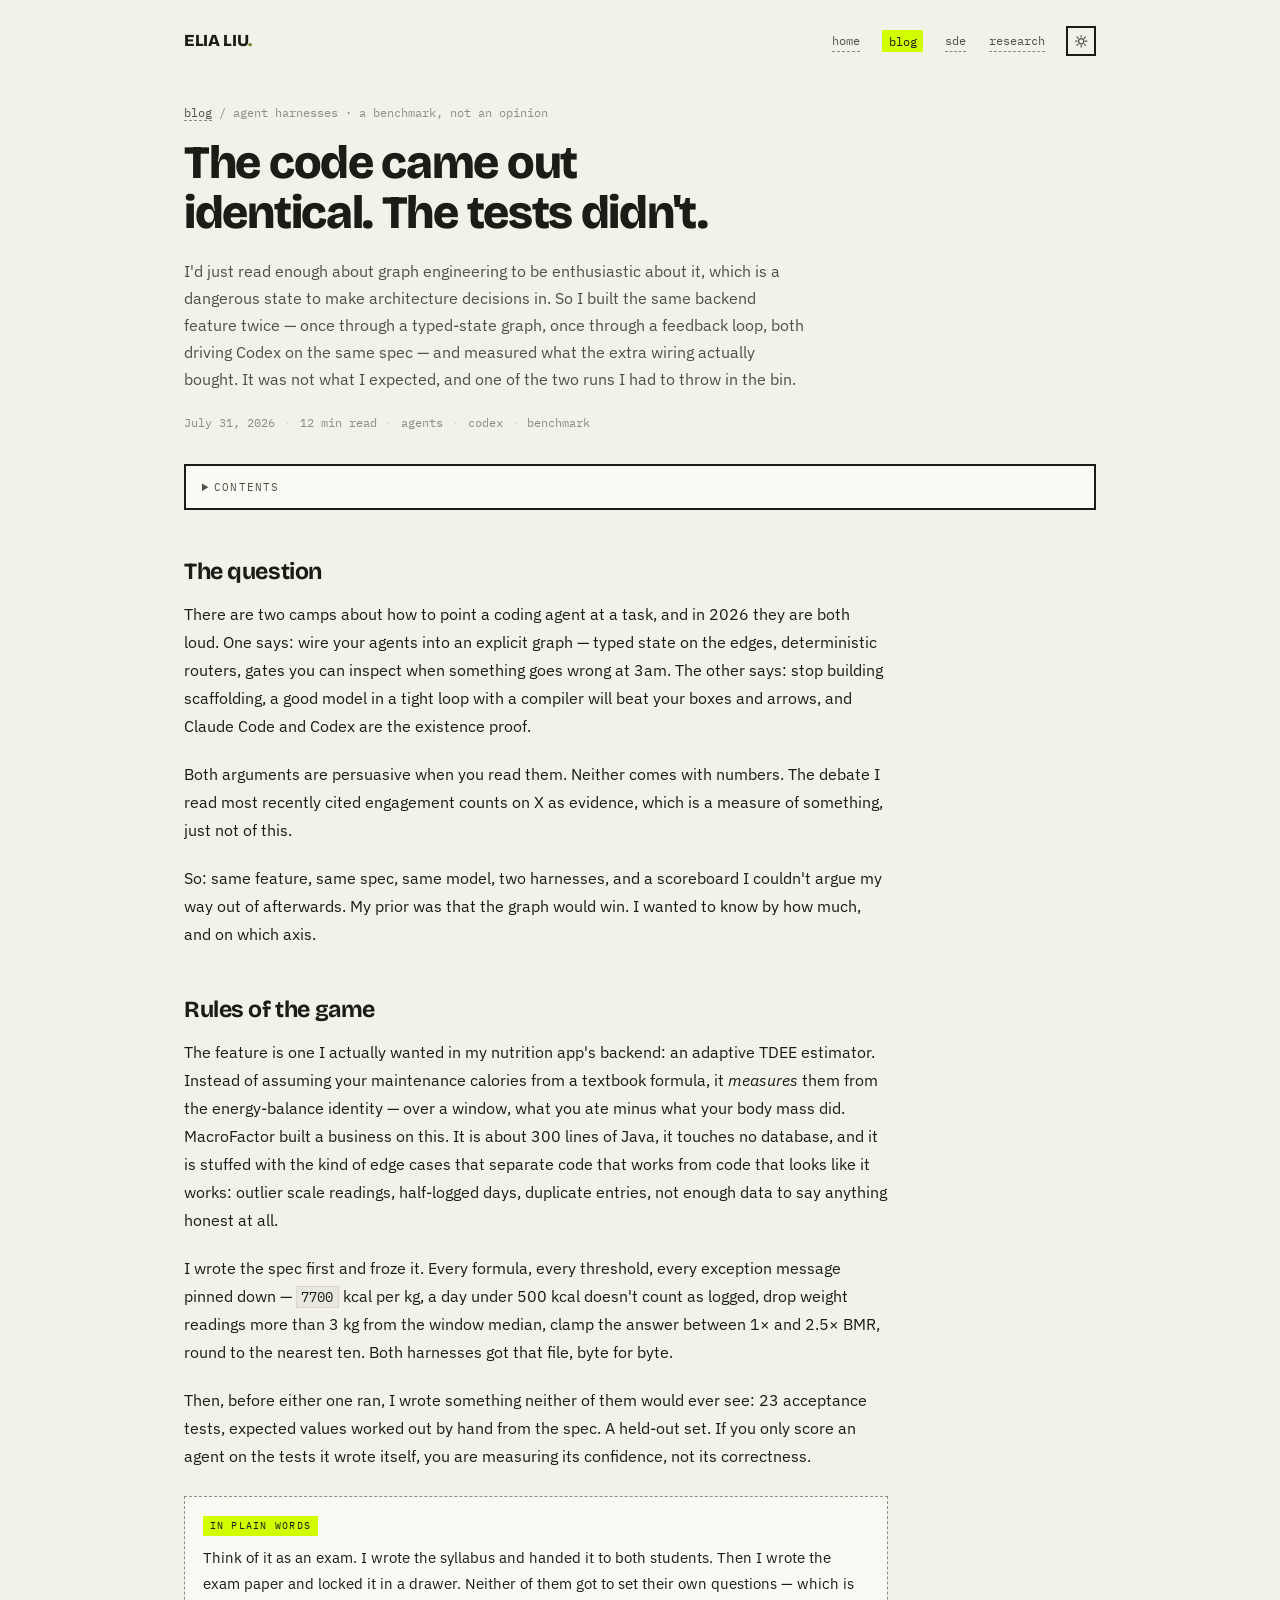
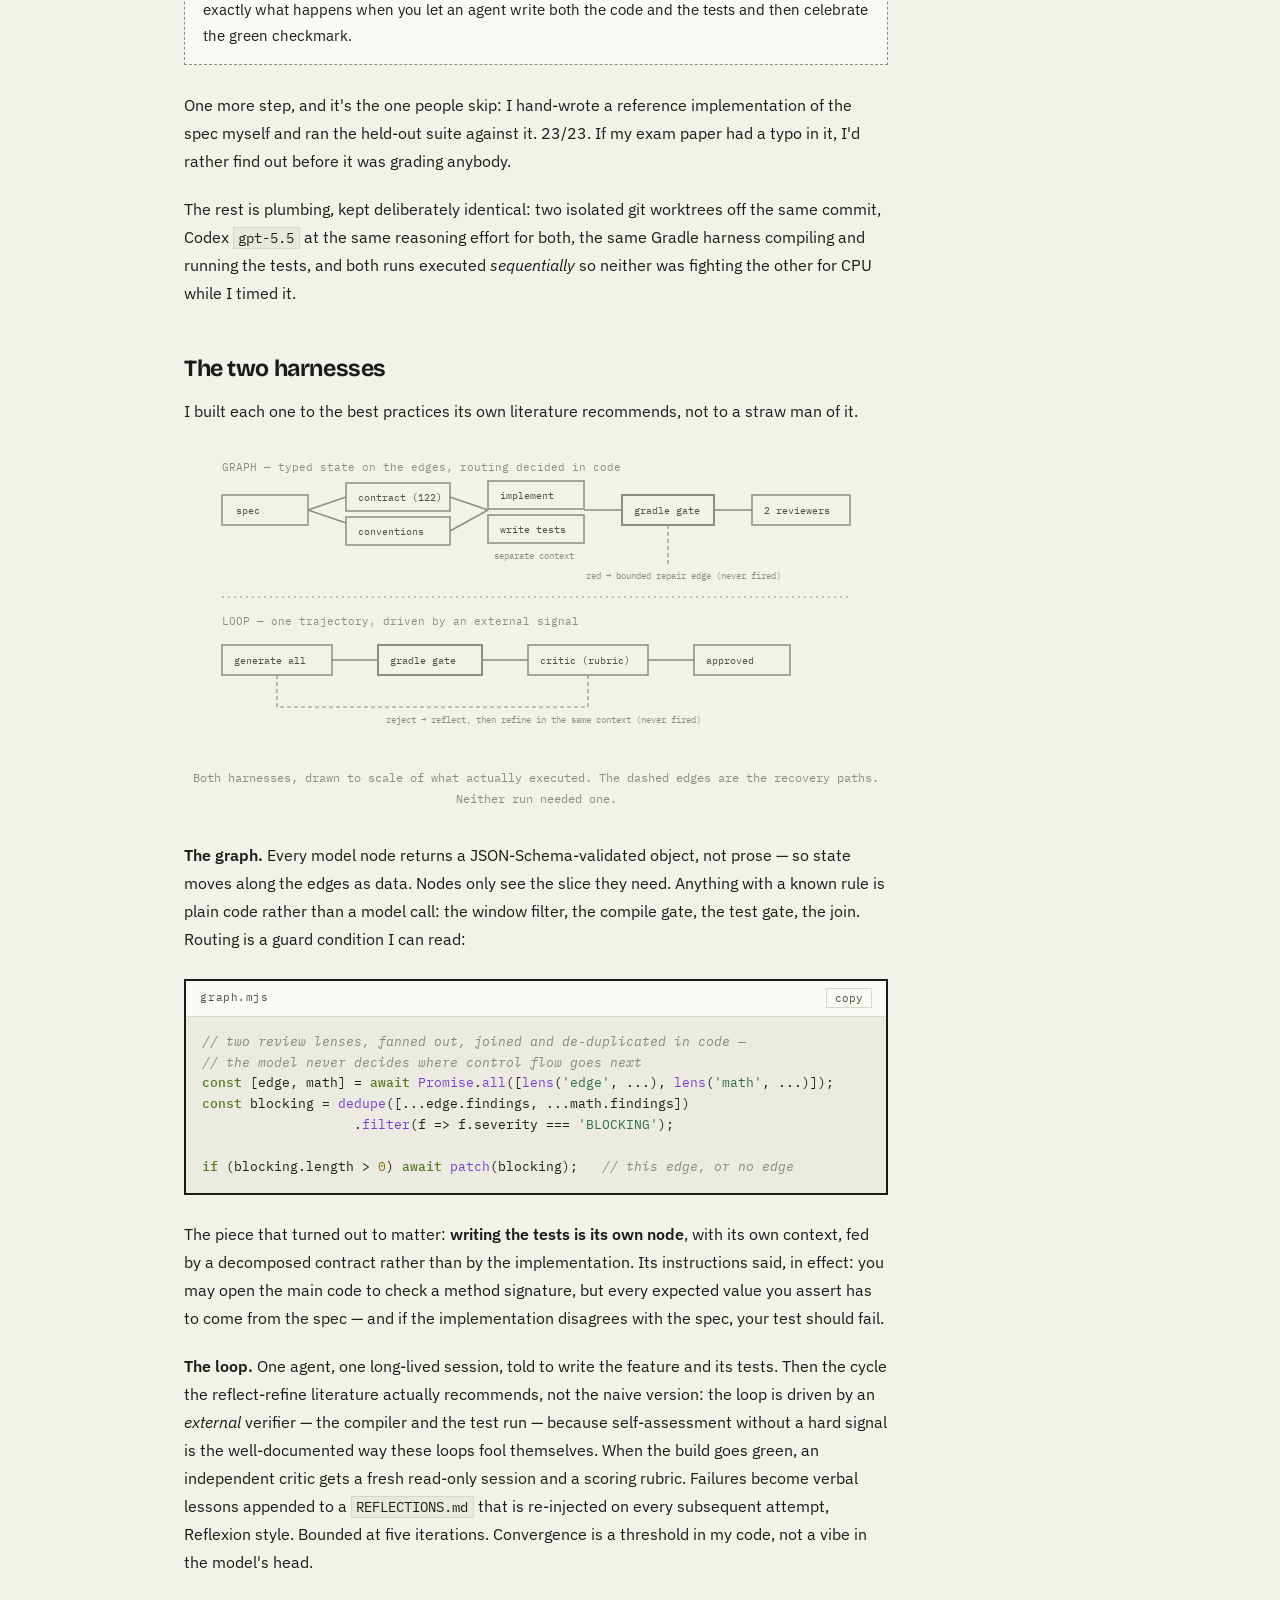
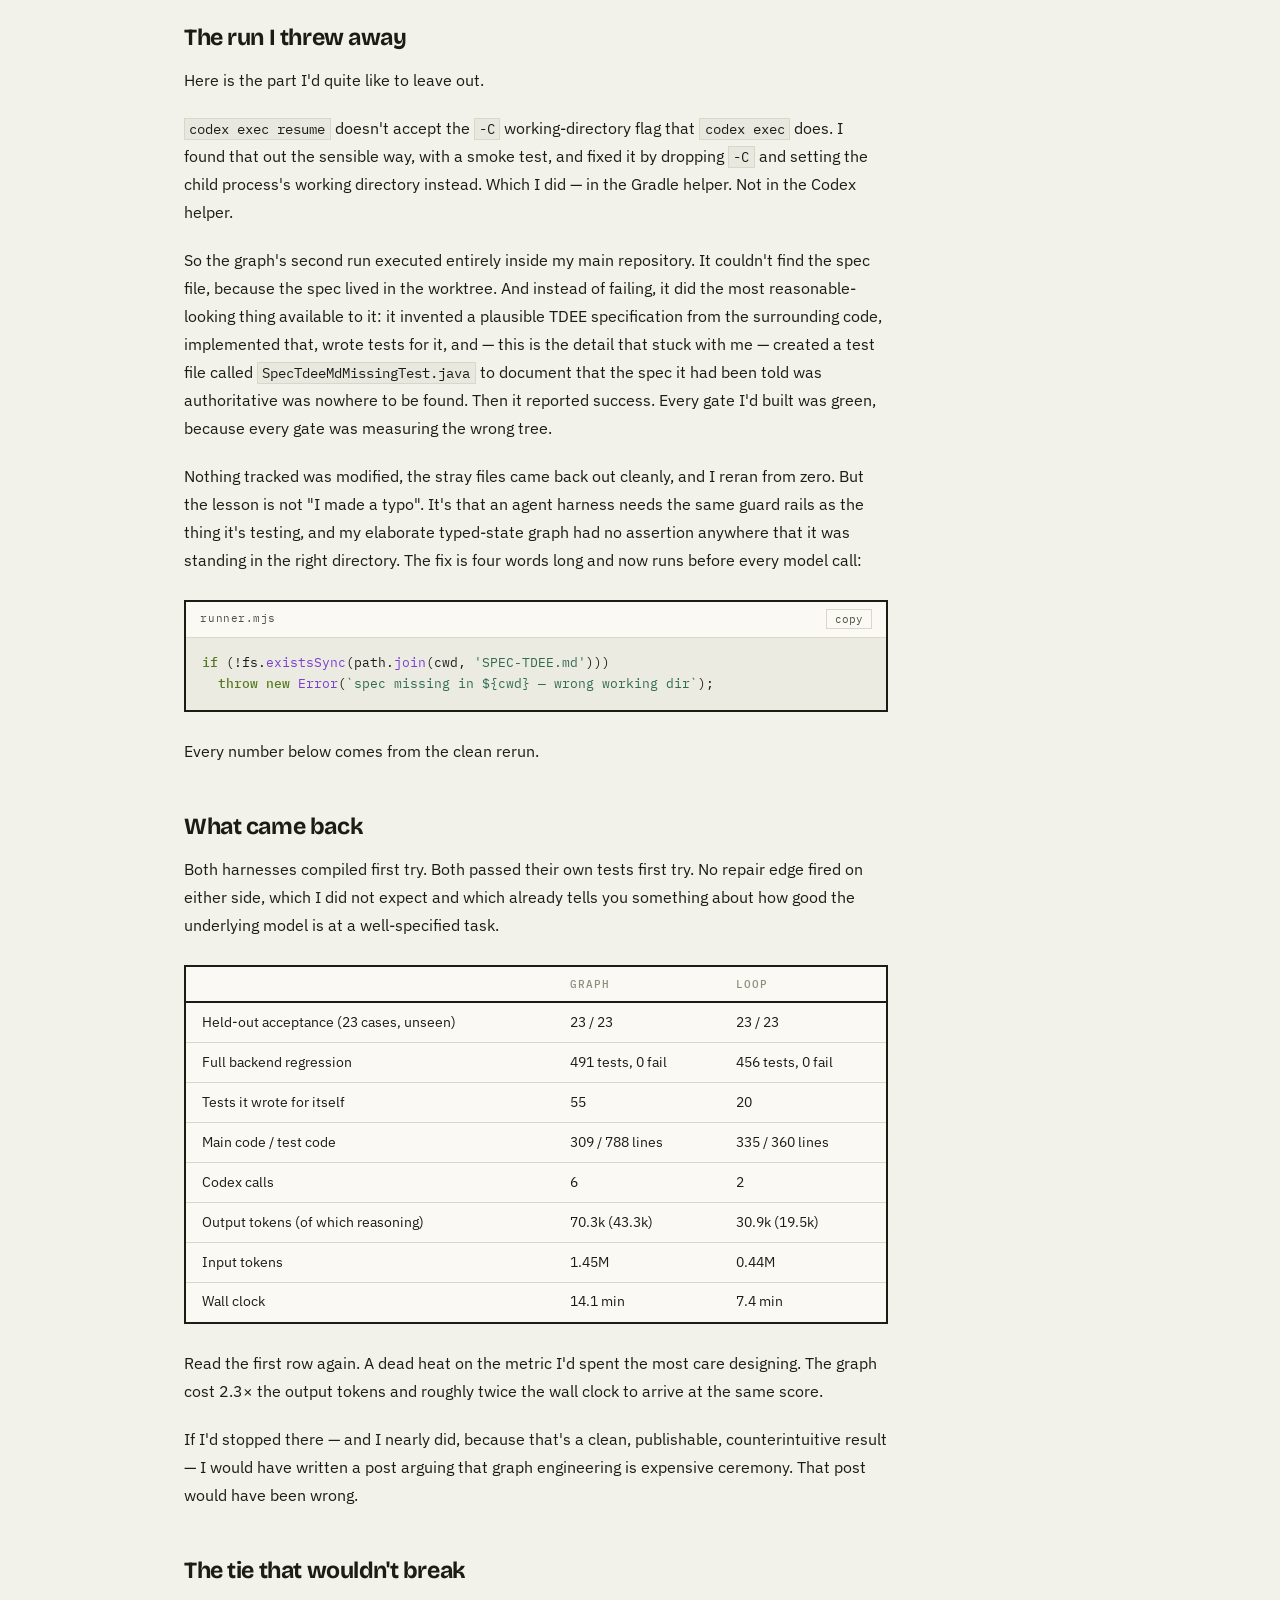
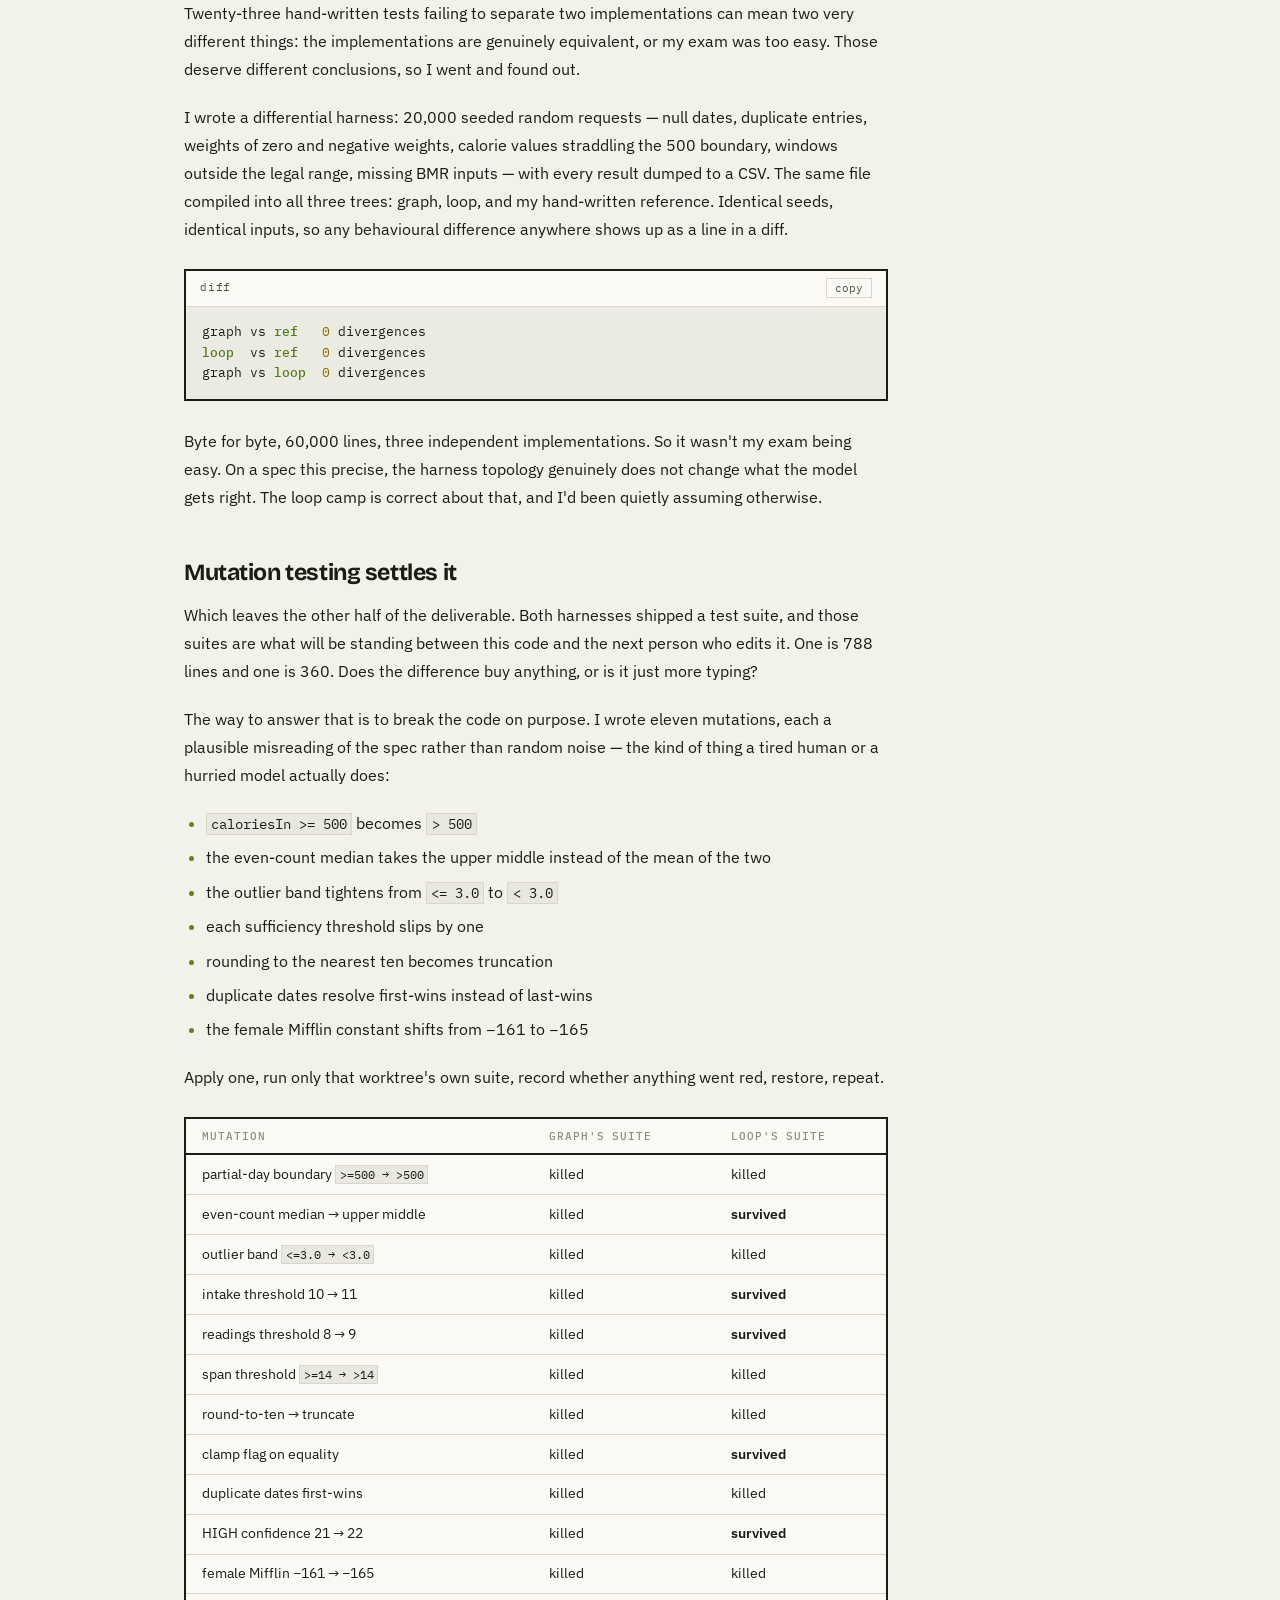
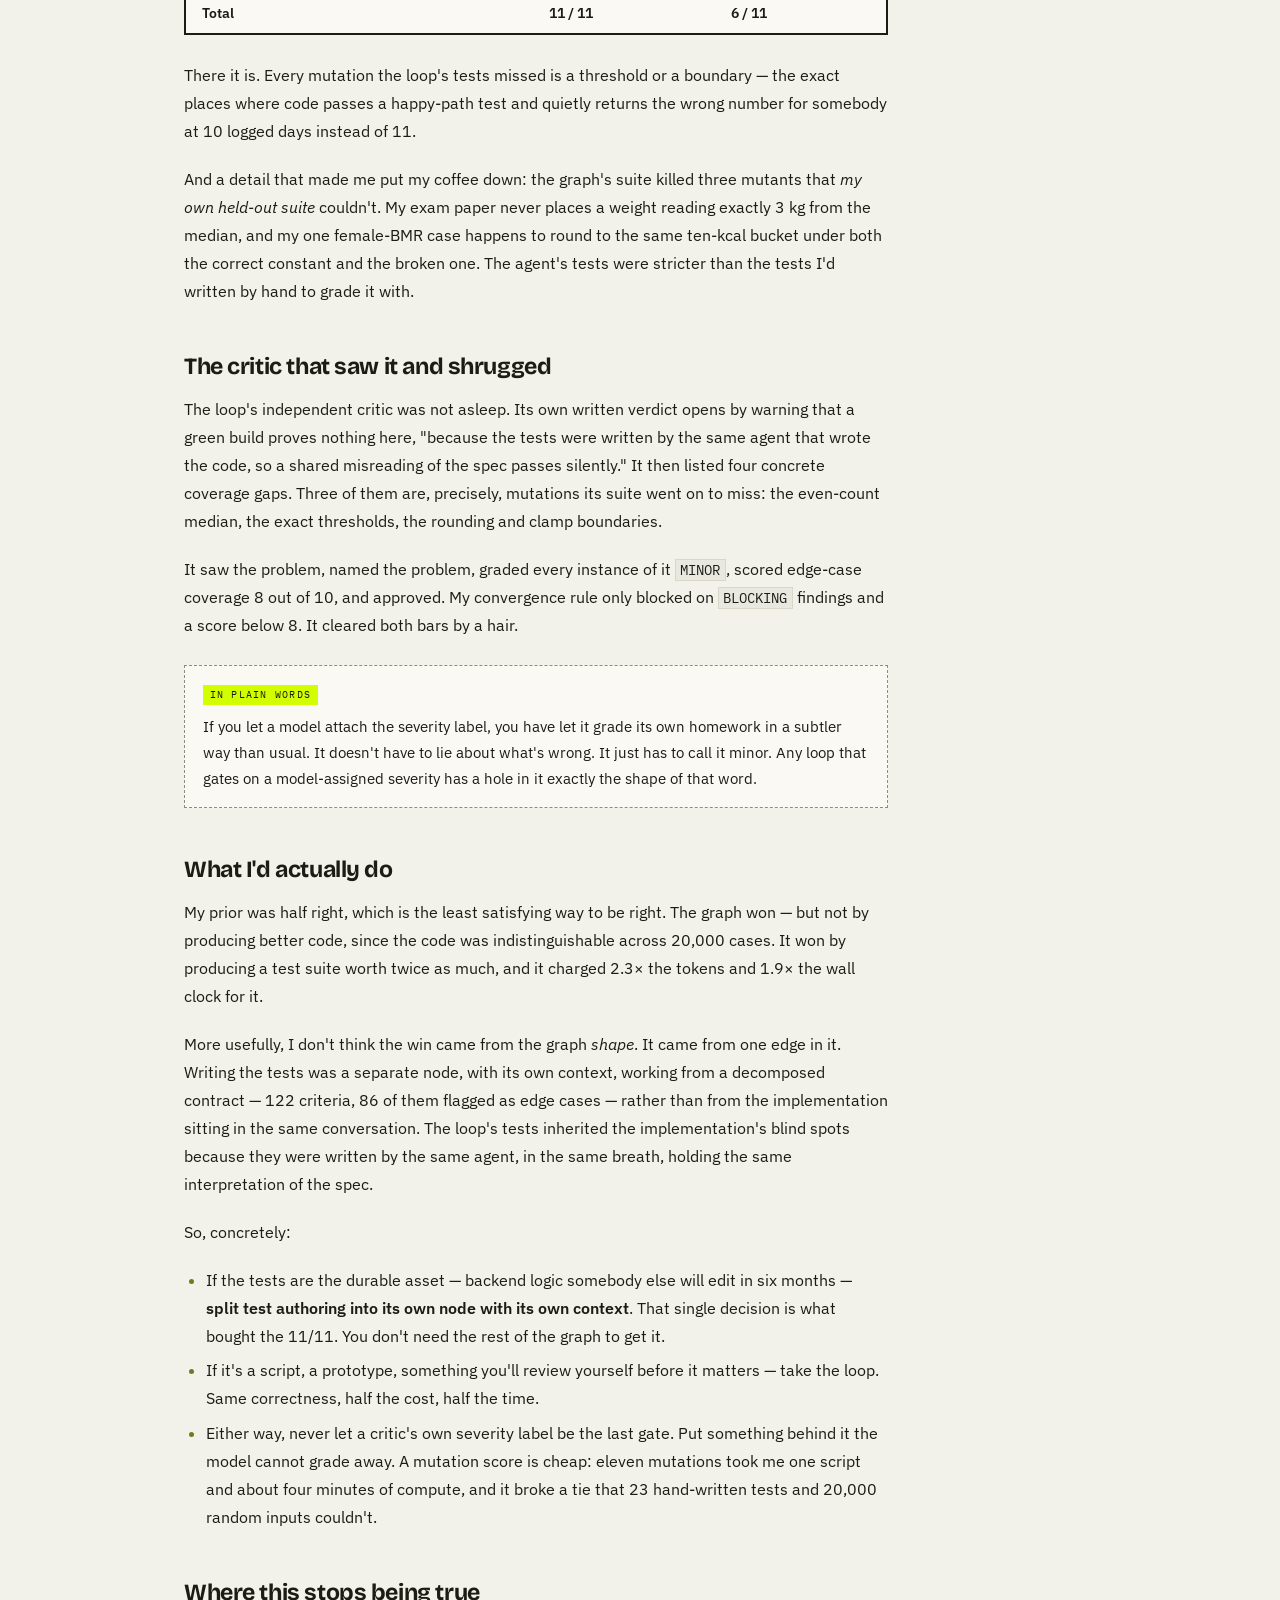
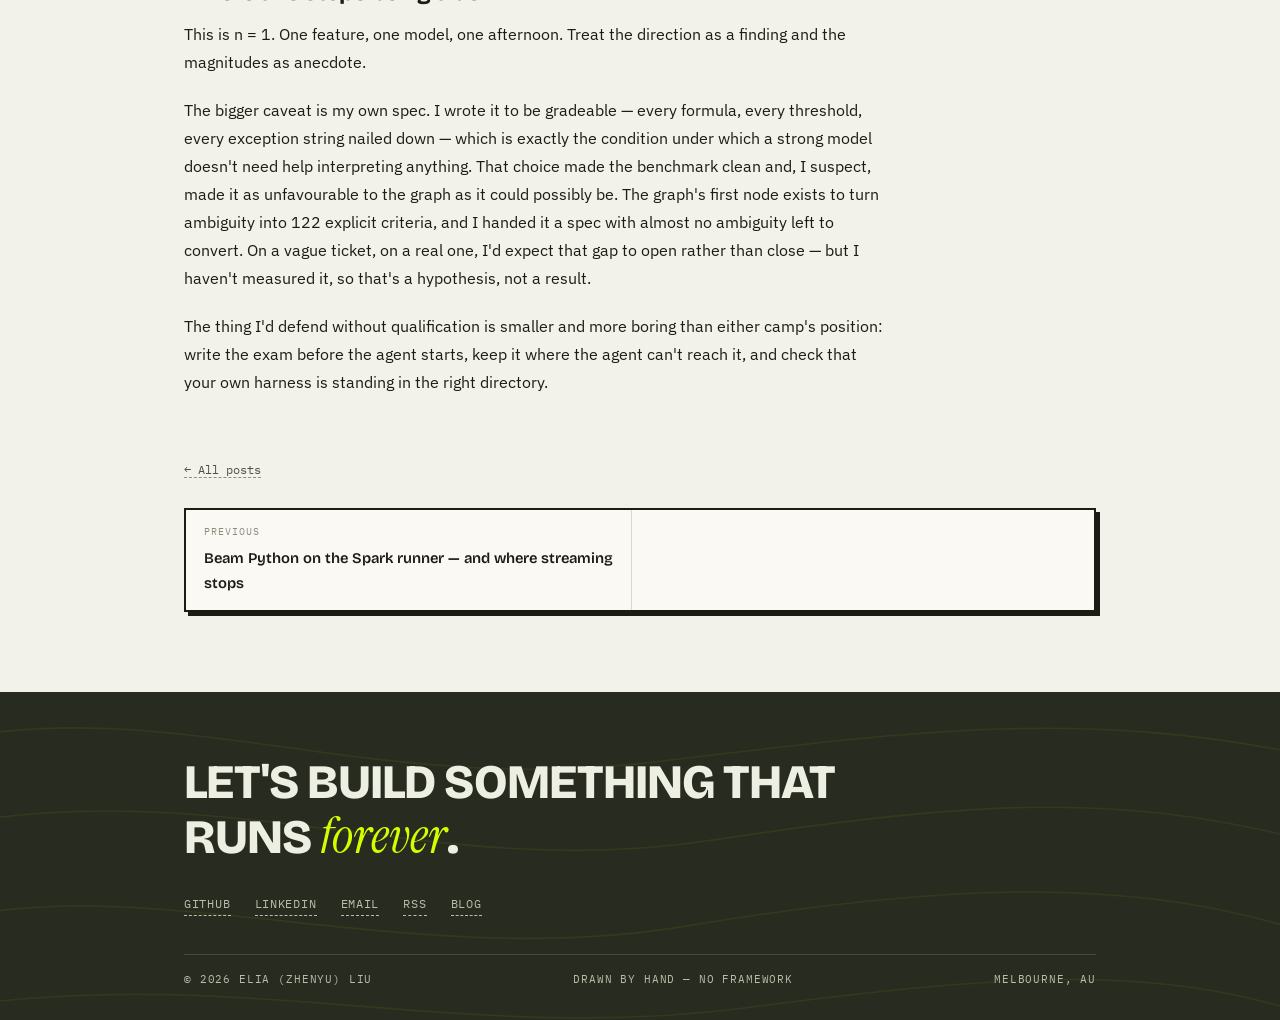
<file: blog/graph-vs-loop-agent-harness/index.html>
<!DOCTYPE html>
<html lang="en">
<head>
  <meta charset="utf-8">
  <meta name="viewport" content="width=device-width, initial-scale=1">
  <title>The code came out identical. The tests didn't. — Elia Liu</title>
  <meta name="description" content="I built the same backend feature twice — once with a graph-engineered harness, once with a feedback loop, both driving Codex. Byte-identical behaviour across 20,000 random cases. The difference showed up only under mutation testing: 11/11 versus 6/11.">
  <link rel="canonical" href="https://eliaaazzz.github.io/blog/graph-vs-loop-agent-harness/">
  <meta property="og:title" content="The code came out identical. The tests didn't.">
  <meta property="og:description" content="Graph engineering vs. a feedback loop, same spec, same model. What the extra wiring actually bought — measured, not argued.">
  <meta property="og:type" content="article">
  <meta property="og:url" content="https://eliaaazzz.github.io/blog/graph-vs-loop-agent-harness/">
  <meta property="og:site_name" content="Elia Liu">
  <meta property="article:published_time" content="2026-07-31">
  <meta property="article:author" content="Elia Liu">
  <meta name="twitter:card" content="summary">
  <meta name="theme-color" media="(prefers-color-scheme: light)" content="#f2f1ea">
  <meta name="theme-color" media="(prefers-color-scheme: dark)" content="#171a12">
  <link rel="icon" type="image/svg+xml" href="/assets/favicon.svg">
  <link rel="alternate" type="application/rss+xml" title="Elia Liu — writing" href="/feed.xml">
  <script>(function(){try{var t=localStorage.getItem("theme");if(t)document.documentElement.setAttribute("data-theme",t)}catch(e){}})();</script>
  <link rel="preconnect" href="https://fonts.googleapis.com">
  <link rel="preconnect" href="https://fonts.gstatic.com" crossorigin>
  <link href="https://fonts.googleapis.com/css2?family=Bricolage+Grotesque:opsz,wght@12..96,600;12..96,700;12..96,800&family=Instrument+Serif:ital@0;1&family=IBM+Plex+Mono:wght@400;500&family=IBM+Plex+Sans:wght@400;500;600&display=swap" rel="stylesheet">
  <link rel="stylesheet" href="/assets/css/main.css">
  <script defer src="/assets/vendor/highlight.min.js"></script>
  <script defer src="/assets/js/main.js"></script>
  <script type="application/ld+json">
  {
    "@context": "https://schema.org",
    "@type": "BlogPosting",
    "headline": "The code came out identical. The tests didn't.",
    "description": "Graph engineering vs. a feedback loop, same spec, same model, one backend feature built twice — and what the extra wiring actually bought.",
    "datePublished": "2026-07-31",
    "author": { "@type": "Person", "name": "Elia Liu", "url": "https://eliaaazzz.github.io/" }
  }
  </script>
</head>
<body>
  <a class="skip-link" href="#main">Skip to content</a>

  <header class="topbar shell">
    <a class="wordmark" href="/">Elia Liu<span class="lt">.</span></a>
    <div class="topbar-right">
      <nav class="crumbs" aria-label="Site">
        <a href="/">home</a>
        <a href="/blog/" aria-current="page">blog</a>
        <a href="/sde/">sde</a>
        <a href="/research/">research</a>
      </nav>
      <button class="theme-btn" type="button" aria-label="Toggle color theme">
        <svg class="sun" viewBox="0 0 24 24" fill="none" stroke="currentColor" stroke-width="2" stroke-linecap="round" aria-hidden="true"><circle cx="12" cy="12" r="4.4"/><path d="M12 2.5v2.4M12 19.1v2.4M2.5 12h2.4M19.1 12h2.4M5 5l1.7 1.7M17.3 17.3 19 19M19 5l-1.7 1.7M6.7 17.3 5 19"/></svg>
        <svg class="moon" viewBox="0 0 24 24" fill="none" stroke="currentColor" stroke-width="2" stroke-linecap="round" stroke-linejoin="round" aria-hidden="true"><path d="M20.2 14.2A8.2 8.2 0 0 1 9.8 3.8a8.2 8.2 0 1 0 10.4 10.4Z"/></svg>
      </button>
    </div>
  </header>

  <main id="main">
    <article>

      <header class="post-head shell">
        <p class="crumb"><a href="/blog/">blog</a> / agent harnesses · a benchmark, not an opinion</p>
        <h1>The code came out identical. The tests didn't.</h1>
        <p class="dek">
          I'd just read enough about graph engineering to be enthusiastic about it, which is a
          dangerous state to make architecture decisions in. So I built the same backend feature
          twice — once through a typed-state graph, once through a feedback loop, both driving
          Codex on the same spec — and measured what the extra wiring actually bought. It was not
          what I expected, and one of the two runs I had to throw in the bin.
        </p>
        <div class="post-meta">
          <time datetime="2026-07-31">July 31, 2026</time><span class="sep">·</span>
          <span>12 min read</span><span class="sep">·</span>
          <span>agents</span><span class="sep">·</span>
          <span>codex</span><span class="sep">·</span>
          <span>benchmark</span>
        </div>
      </header>

      <div class="post-layout shell">

        <details class="toc-mobile">
          <summary>Contents</summary>
          <ol>
            <li><a href="#the-question">The question</a></li>
            <li><a href="#rules">Rules of the game</a></li>
            <li><a href="#two-harnesses">The two harnesses</a></li>
            <li><a href="#thrown-away">The run I threw away</a></li>
            <li><a href="#results">What came back</a></li>
            <li><a href="#tie">The tie that wouldn't break</a></li>
            <li><a href="#mutation">Mutation testing settles it</a></li>
            <li><a href="#critic">The critic that saw it and shrugged</a></li>
            <li><a href="#takeaway">What I'd actually do</a></li>
            <li><a href="#limits">Where this stops being true</a></li>
          </ol>
        </details>

        <div class="prose">

          <h2 id="the-question"><a href="#the-question">The question</a></h2>

          <p>There are two camps about how to point a coding agent at a task, and in 2026 they are
          both loud. One says: wire your agents into an explicit graph — typed state on the edges,
          deterministic routers, gates you can inspect when something goes wrong at 3am. The other
          says: stop building scaffolding, a good model in a tight loop with a compiler will beat
          your boxes and arrows, and Claude Code and Codex are the existence proof.</p>

          <p>Both arguments are persuasive when you read them. Neither comes with numbers. The
          debate I read most recently cited engagement counts on X as evidence, which is a measure
          of something, just not of this.</p>

          <p>So: same feature, same spec, same model, two harnesses, and a scoreboard I couldn't
          argue my way out of afterwards. My prior was that the graph would win. I wanted to know
          by how much, and on which axis.</p>

          <h2 id="rules"><a href="#rules">Rules of the game</a></h2>

          <p>The feature is one I actually wanted in my nutrition app's backend: an adaptive TDEE
          estimator. Instead of assuming your maintenance calories from a textbook formula, it
          <em>measures</em> them from the energy-balance identity — over a window, what you ate
          minus what your body mass did. MacroFactor built a business on this. It is about 300
          lines of Java, it touches no database, and it is stuffed with the kind of edge cases that
          separate code that works from code that looks like it works: outlier scale readings,
          half-logged days, duplicate entries, not enough data to say anything honest at all.</p>

          <p>I wrote the spec first and froze it. Every formula, every threshold, every exception
          message pinned down — <code>7700</code> kcal per kg, a day under 500 kcal doesn't count
          as logged, drop weight readings more than 3 kg from the window median, clamp the answer
          between 1× and 2.5× BMR, round to the nearest ten. Both harnesses got that file, byte for
          byte.</p>

          <p>Then, before either one ran, I wrote something neither of them would ever see: 23
          acceptance tests, expected values worked out by hand from the spec. A held-out set. If
          you only score an agent on the tests it wrote itself, you are measuring its confidence,
          not its correctness.</p>

          <div class="callout">
            <span class="callout-label">in plain words</span>
            <p>Think of it as an exam. I wrote the syllabus and handed it to both students. Then I
            wrote the exam paper and locked it in a drawer. Neither of them got to set their own
            questions — which is exactly what happens when you let an agent write both the code and
            the tests and then celebrate the green checkmark.</p>
          </div>

          <p>One more step, and it's the one people skip: I hand-wrote a reference implementation
          of the spec myself and ran the held-out suite against it. 23/23. If my exam paper had a
          typo in it, I'd rather find out before it was grading anybody.</p>

          <p>The rest is plumbing, kept deliberately identical: two isolated git worktrees off the
          same commit, Codex <code>gpt-5.5</code> at the same reasoning effort for both, the same
          Gradle harness compiling and running the tests, and both runs executed
          <em>sequentially</em> so neither was fighting the other for CPU while I timed it.</p>

          <h2 id="two-harnesses"><a href="#two-harnesses">The two harnesses</a></h2>

          <p>I built each one to the best practices its own literature recommends, not to a straw
          man of it.</p>

          <figure>
            <svg class="diagram" viewBox="0 0 660 300" role="img" aria-labelledby="d-topo" style="max-width:660px">
              <title id="d-topo">The graph fans out to independent nodes with deterministic gates; the loop cycles one agent through an external verifier and a critic.</title>

              <text class="d-ink3" x="16" y="14" font-size="11">GRAPH — typed state on the edges, routing decided in code</text>

              <rect class="d-line" x="16" y="38" width="86" height="30" fill="none" stroke-width="1.5"/>
              <text class="d-ink2" x="30" y="57" font-size="10">spec</text>

              <line class="d-line" x1="102" y1="53" x2="140" y2="40" stroke-width="1.5"/>
              <line class="d-line" x1="102" y1="53" x2="140" y2="66" stroke-width="1.5"/>

              <rect class="d-line" x="140" y="26" width="104" height="28" fill="none" stroke-width="1.5"/>
              <text class="d-ink2" x="152" y="44" font-size="10">contract (122)</text>
              <rect class="d-line" x="140" y="60" width="104" height="28" fill="none" stroke-width="1.5"/>
              <text class="d-ink2" x="152" y="78" font-size="10">conventions</text>

              <line class="d-line" x1="244" y1="40" x2="282" y2="53" stroke-width="1.5"/>
              <line class="d-line" x1="244" y1="74" x2="282" y2="53" stroke-width="1.5"/>

              <rect class="d-line" x="282" y="24" width="96" height="28" fill="none" stroke-width="1.5"/>
              <text class="d-ink2" x="294" y="42" font-size="10">implement</text>
              <rect class="d-line" x="282" y="58" width="96" height="28" fill="none" stroke-width="1.5"/>
              <text class="d-ink2" x="294" y="76" font-size="10">write tests</text>
              <text class="d-ink3" x="288" y="102" font-size="9">separate context</text>

              <line class="d-line" x1="378" y1="53" x2="416" y2="53" stroke-width="1.5"/>
              <rect class="d-line" x="416" y="38" width="92" height="30" fill="none" stroke-width="2"/>
              <text class="d-ink2" x="428" y="57" font-size="10">gradle gate</text>

              <line class="d-line" x1="508" y1="53" x2="546" y2="53" stroke-width="1.5"/>
              <rect class="d-line" x="546" y="38" width="98" height="30" fill="none" stroke-width="1.5"/>
              <text class="d-ink2" x="558" y="57" font-size="10">2 reviewers</text>

              <line class="d-line" x1="462" y1="68" x2="462" y2="108" stroke-width="1.2" stroke-dasharray="4 3"/>
              <text class="d-ink3" x="380" y="122" font-size="9">red → bounded repair edge (never fired)</text>

              <line class="d-line" x1="16" y1="140" x2="644" y2="140" stroke-width="1" stroke-dasharray="2 4"/>

              <text class="d-ink3" x="16" y="168" font-size="11">LOOP — one trajectory, driven by an external signal</text>

              <rect class="d-line" x="16" y="188" width="110" height="30" fill="none" stroke-width="1.5"/>
              <text class="d-ink2" x="28" y="207" font-size="10">generate all</text>

              <line class="d-line" x1="126" y1="203" x2="172" y2="203" stroke-width="1.5"/>
              <rect class="d-line" x="172" y="188" width="104" height="30" fill="none" stroke-width="2"/>
              <text class="d-ink2" x="184" y="207" font-size="10">gradle gate</text>

              <line class="d-line" x1="276" y1="203" x2="322" y2="203" stroke-width="1.5"/>
              <rect class="d-line" x="322" y="188" width="120" height="30" fill="none" stroke-width="1.5"/>
              <text class="d-ink2" x="334" y="207" font-size="10">critic (rubric)</text>

              <line class="d-line" x1="442" y1="203" x2="488" y2="203" stroke-width="1.5"/>
              <rect class="d-line" x="488" y="188" width="96" height="30" fill="none" stroke-width="1.5"/>
              <text class="d-ink2" x="500" y="207" font-size="10">approved</text>

              <path class="d-line" d="M382 218 L382 250 L71 250 L71 218" fill="none" stroke-width="1.2" stroke-dasharray="4 3"/>
              <text class="d-ink3" x="180" y="266" font-size="9">reject → reflect, then refine in the same context (never fired)</text>
            </svg>
            <figcaption>Both harnesses, drawn to scale of what actually executed. The dashed edges
            are the recovery paths. Neither run needed one.</figcaption>
          </figure>

          <p><strong>The graph.</strong> Every model node returns a JSON-Schema-validated object,
          not prose — so state moves along the edges as data. Nodes only see the slice they need.
          Anything with a known rule is plain code rather than a model call: the window filter, the
          compile gate, the test gate, the join. Routing is a guard condition I can read:</p>

          <div class="codeblock">
            <div class="codeblock-bar"><span class="fname">graph.mjs</span></div>
            <pre><code class="language-javascript">// two review lenses, fanned out, joined and de-duplicated in code —
// the model never decides where control flow goes next
const [edge, math] = await Promise.all([lens('edge', ...), lens('math', ...)]);
const blocking = dedupe([...edge.findings, ...math.findings])
                   .filter(f =&gt; f.severity === 'BLOCKING');

if (blocking.length &gt; 0) await patch(blocking);   // this edge, or no edge</code></pre>
          </div>

          <p>The piece that turned out to matter: <strong>writing the tests is its own node</strong>,
          with its own context, fed by a decomposed contract rather than by the implementation. Its
          instructions said, in effect: you may open the main code to check a method signature, but
          every expected value you assert has to come from the spec — and if the implementation
          disagrees with the spec, your test should fail.</p>

          <p><strong>The loop.</strong> One agent, one long-lived session, told to write the feature
          and its tests. Then the cycle the reflect-refine literature actually recommends, not the
          naive version: the loop is driven by an <em>external</em> verifier — the compiler and the
          test run — because self-assessment without a hard signal is the well-documented way these
          loops fool themselves. When the build goes green, an independent critic gets a fresh
          read-only session and a scoring rubric. Failures become verbal lessons appended to a
          <code>REFLECTIONS.md</code> that is re-injected on every subsequent attempt, Reflexion
          style. Bounded at five iterations. Convergence is a threshold in my code, not a vibe in
          the model's head.</p>

          <h2 id="thrown-away"><a href="#thrown-away">The run I threw away</a></h2>

          <p>Here is the part I'd quite like to leave out.</p>

          <p><code>codex exec resume</code> doesn't accept the <code>-C</code> working-directory
          flag that <code>codex exec</code> does. I found that out the sensible way, with a smoke
          test, and fixed it by dropping <code>-C</code> and setting the child process's working
          directory instead. Which I did — in the Gradle helper. Not in the Codex helper.</p>

          <p>So the graph's second run executed entirely inside my main repository. It couldn't find
          the spec file, because the spec lived in the worktree. And instead of failing, it did the
          most reasonable-looking thing available to it: it invented a plausible TDEE specification
          from the surrounding code, implemented that, wrote tests for it, and — this is the detail
          that stuck with me — created a test file called
          <code>SpecTdeeMdMissingTest.java</code> to document that the spec it had been told was
          authoritative was nowhere to be found. Then it reported success. Every gate I'd built was
          green, because every gate was measuring the wrong tree.</p>

          <p>Nothing tracked was modified, the stray files came back out cleanly, and I reran from
          zero. But the lesson is not "I made a typo". It's that an agent harness needs the same
          guard rails as the thing it's testing, and my elaborate typed-state graph had no
          assertion anywhere that it was standing in the right directory. The fix is four words
          long and now runs before every model call:</p>

          <div class="codeblock">
            <div class="codeblock-bar"><span class="fname">runner.mjs</span></div>
            <pre><code class="language-javascript">if (!fs.existsSync(path.join(cwd, 'SPEC-TDEE.md')))
  throw new Error(`spec missing in ${cwd} — wrong working dir`);</code></pre>
          </div>

          <p>Every number below comes from the clean rerun.</p>

          <h2 id="results"><a href="#results">What came back</a></h2>

          <p>Both harnesses compiled first try. Both passed their own tests first try. No repair
          edge fired on either side, which I did not expect and which already tells you something
          about how good the underlying model is at a well-specified task.</p>

          <div class="table-wrap">
            <table>
              <thead><tr><th>&nbsp;</th><th>Graph</th><th>Loop</th></tr></thead>
              <tbody>
                <tr><td>Held-out acceptance (23 cases, unseen)</td><td>23 / 23</td><td>23 / 23</td></tr>
                <tr><td>Full backend regression</td><td>491 tests, 0 fail</td><td>456 tests, 0 fail</td></tr>
                <tr><td>Tests it wrote for itself</td><td>55</td><td>20</td></tr>
                <tr><td>Main code / test code</td><td>309 / 788 lines</td><td>335 / 360 lines</td></tr>
                <tr><td>Codex calls</td><td>6</td><td>2</td></tr>
                <tr><td>Output tokens (of which reasoning)</td><td>70.3k (43.3k)</td><td>30.9k (19.5k)</td></tr>
                <tr><td>Input tokens</td><td>1.45M</td><td>0.44M</td></tr>
                <tr><td>Wall clock</td><td>14.1 min</td><td>7.4 min</td></tr>
              </tbody>
            </table>
          </div>

          <p>Read the first row again. A dead heat on the metric I'd spent the most care designing.
          The graph cost 2.3× the output tokens and roughly twice the wall clock to arrive at the
          same score.</p>

          <p>If I'd stopped there — and I nearly did, because that's a clean, publishable,
          counterintuitive result — I would have written a post arguing that graph engineering is
          expensive ceremony. That post would have been wrong.</p>

          <h2 id="tie"><a href="#tie">The tie that wouldn't break</a></h2>

          <p>Twenty-three hand-written tests failing to separate two implementations can mean two
          very different things: the implementations are genuinely equivalent, or my exam was too
          easy. Those deserve different conclusions, so I went and found out.</p>

          <p>I wrote a differential harness: 20,000 seeded random requests — null dates, duplicate
          entries, weights of zero and negative weights, calorie values straddling the 500 boundary,
          windows outside the legal range, missing BMR inputs — with every result dumped to a CSV.
          The same file compiled into all three trees: graph, loop, and my hand-written reference.
          Identical seeds, identical inputs, so any behavioural difference anywhere shows up as a
          line in a diff.</p>

          <div class="codeblock">
            <div class="codeblock-bar"><span class="fname">diff</span></div>
            <pre><code>graph vs ref   0 divergences
loop  vs ref   0 divergences
graph vs loop  0 divergences</code></pre>
          </div>

          <p>Byte for byte, 60,000 lines, three independent implementations. So it wasn't my exam
          being easy. On a spec this precise, the harness topology genuinely does not change what
          the model gets right. The loop camp is correct about that, and I'd been quietly assuming
          otherwise.</p>

          <h2 id="mutation"><a href="#mutation">Mutation testing settles it</a></h2>

          <p>Which leaves the other half of the deliverable. Both harnesses shipped a test suite,
          and those suites are what will be standing between this code and the next person who
          edits it. One is 788 lines and one is 360. Does the difference buy anything, or is it
          just more typing?</p>

          <p>The way to answer that is to break the code on purpose. I wrote eleven mutations, each
          a plausible misreading of the spec rather than random noise — the kind of thing a tired
          human or a hurried model actually does:</p>

          <ul>
            <li><code>caloriesIn &gt;= 500</code> becomes <code>&gt; 500</code></li>
            <li>the even-count median takes the upper middle instead of the mean of the two</li>
            <li>the outlier band tightens from <code>&lt;= 3.0</code> to <code>&lt; 3.0</code></li>
            <li>each sufficiency threshold slips by one</li>
            <li>rounding to the nearest ten becomes truncation</li>
            <li>duplicate dates resolve first-wins instead of last-wins</li>
            <li>the female Mifflin constant shifts from &minus;161 to &minus;165</li>
          </ul>

          <p>Apply one, run only that worktree's own suite, record whether anything went red,
          restore, repeat.</p>

          <div class="table-wrap">
            <table>
              <thead><tr><th>Mutation</th><th>Graph's suite</th><th>Loop's suite</th></tr></thead>
              <tbody>
                <tr><td>partial-day boundary <code>&gt;=500 → &gt;500</code></td><td>killed</td><td>killed</td></tr>
                <tr><td>even-count median → upper middle</td><td>killed</td><td><strong>survived</strong></td></tr>
                <tr><td>outlier band <code>&lt;=3.0 → &lt;3.0</code></td><td>killed</td><td>killed</td></tr>
                <tr><td>intake threshold 10 → 11</td><td>killed</td><td><strong>survived</strong></td></tr>
                <tr><td>readings threshold 8 → 9</td><td>killed</td><td><strong>survived</strong></td></tr>
                <tr><td>span threshold <code>&gt;=14 → &gt;14</code></td><td>killed</td><td>killed</td></tr>
                <tr><td>round-to-ten → truncate</td><td>killed</td><td>killed</td></tr>
                <tr><td>clamp flag on equality</td><td>killed</td><td><strong>survived</strong></td></tr>
                <tr><td>duplicate dates first-wins</td><td>killed</td><td>killed</td></tr>
                <tr><td>HIGH confidence 21 → 22</td><td>killed</td><td><strong>survived</strong></td></tr>
                <tr><td>female Mifflin &minus;161 → &minus;165</td><td>killed</td><td>killed</td></tr>
                <tr><td><strong>Total</strong></td><td><strong>11 / 11</strong></td><td><strong>6 / 11</strong></td></tr>
              </tbody>
            </table>
          </div>

          <p>There it is. Every mutation the loop's tests missed is a threshold or a boundary — the
          exact places where code passes a happy-path test and quietly returns the wrong number for
          somebody at 10 logged days instead of 11.</p>

          <p>And a detail that made me put my coffee down: the graph's suite killed three mutants
          that <em>my own held-out suite</em> couldn't. My exam paper never places a weight reading
          exactly 3 kg from the median, and my one female-BMR case happens to round to the same
          ten-kcal bucket under both the correct constant and the broken one. The agent's tests were
          stricter than the tests I'd written by hand to grade it with.</p>

          <h2 id="critic"><a href="#critic">The critic that saw it and shrugged</a></h2>

          <p>The loop's independent critic was not asleep. Its own written verdict opens by warning
          that a green build proves nothing here, "because the tests were written by the same agent
          that wrote the code, so a shared misreading of the spec passes silently." It then listed
          four concrete coverage gaps. Three of them are, precisely, mutations its suite went on to
          miss: the even-count median, the exact thresholds, the rounding and clamp boundaries.</p>

          <p>It saw the problem, named the problem, graded every instance of it <code>MINOR</code>,
          scored edge-case coverage 8 out of 10, and approved. My convergence rule only blocked on
          <code>BLOCKING</code> findings and a score below 8. It cleared both bars by a hair.</p>

          <div class="callout">
            <span class="callout-label">in plain words</span>
            <p>If you let a model attach the severity label, you have let it grade its own homework
            in a subtler way than usual. It doesn't have to lie about what's wrong. It just has to
            call it minor. Any loop that gates on a model-assigned severity has a hole in it exactly
            the shape of that word.</p>
          </div>

          <h2 id="takeaway"><a href="#takeaway">What I'd actually do</a></h2>

          <p>My prior was half right, which is the least satisfying way to be right. The graph won —
          but not by producing better code, since the code was indistinguishable across 20,000
          cases. It won by producing a test suite worth twice as much, and it charged 2.3× the
          tokens and 1.9× the wall clock for it.</p>

          <p>More usefully, I don't think the win came from the graph <em>shape</em>. It came from
          one edge in it. Writing the tests was a separate node, with its own context, working from
          a decomposed contract — 122 criteria, 86 of them flagged as edge cases — rather than from
          the implementation sitting in the same conversation. The loop's tests inherited the
          implementation's blind spots because they were written by the same agent, in the same
          breath, holding the same interpretation of the spec.</p>

          <p>So, concretely:</p>

          <ul>
            <li>If the tests are the durable asset — backend logic somebody else will edit in six
              months — <strong>split test authoring into its own node with its own context</strong>.
              That single decision is what bought the 11/11. You don't need the rest of the graph
              to get it.</li>
            <li>If it's a script, a prototype, something you'll review yourself before it matters —
              take the loop. Same correctness, half the cost, half the time.</li>
            <li>Either way, never let a critic's own severity label be the last gate. Put something
              behind it the model cannot grade away. A mutation score is cheap: eleven mutations
              took me one script and about four minutes of compute, and it broke a tie that
              23 hand-written tests and 20,000 random inputs couldn't.</li>
          </ul>

          <h2 id="limits"><a href="#limits">Where this stops being true</a></h2>

          <p>This is n = 1. One feature, one model, one afternoon. Treat the direction as a finding
          and the magnitudes as anecdote.</p>

          <p>The bigger caveat is my own spec. I wrote it to be gradeable — every formula, every
          threshold, every exception string nailed down — which is exactly the condition under which
          a strong model doesn't need help interpreting anything. That choice made the benchmark
          clean and, I suspect, made it as unfavourable to the graph as it could possibly be. The
          graph's first node exists to turn ambiguity into 122 explicit criteria, and I handed it a
          spec with almost no ambiguity left to convert. On a vague ticket, on a real one, I'd
          expect that gap to open rather than close — but I haven't measured it, so that's a
          hypothesis, not a result.</p>

          <p>The thing I'd defend without qualification is smaller and more boring than either
          camp's position: write the exam before the agent starts, keep it where the agent can't
          reach it, and check that your own harness is standing in the right directory.</p>

        </div>
      </div>

      <footer class="post-foot shell">
        <a class="back" href="/blog/">← All posts</a>
        <nav class="post-nav" aria-label="More posts">
          <a href="/blog/beam-python-spark-runner/">
            <span class="dir">Previous</span>
            <span class="t">Beam Python on the Spark runner — and where streaming stops</span>
          </a>
        </nav>
      </footer>

    </article>
  </main>

  <footer class="foot">
    <svg class="contours" viewBox="0 0 1200 320" preserveAspectRatio="none" aria-hidden="true">
      <path d="M-20 40 C 180 10, 360 96, 610 66 S 1010 16, 1220 58" fill="none" stroke="currentColor" stroke-width="1.5"/>
      <path d="M-20 120 C 220 84, 420 176, 660 140 S 1040 92, 1220 138" fill="none" stroke="currentColor" stroke-width="1.5"/>
      <path d="M-20 208 C 160 176, 400 260, 640 220 S 1060 172, 1220 224" fill="none" stroke="currentColor" stroke-width="1.5"/>
      <path d="M-20 292 C 240 260, 440 330, 700 296 S 1080 258, 1220 300" fill="none" stroke="currentColor" stroke-width="1.5"/>
    </svg>
    <div class="shell">
      <p class="foot-big">Let's build something that runs <span class="gs">forever</span>.</p>
      <nav class="foot-links" aria-label="Elsewhere">
        <a href="https://github.com/Eliaaazzz">github</a>
        <a href="https://www.linkedin.com/in/elia-liu">linkedin</a>
        <a href="mailto:elialiulzy@gmail.com">email</a>
        <a href="/feed.xml">rss</a>
        <a href="/blog/">blog</a>
      </nav>
      <div class="foot-fine">
        <span>© 2026 elia (zhenyu) liu</span>
        <span>drawn by hand — no framework</span>
        <span>melbourne, au</span>
      </div>
    </div>
  </footer>
</body>
</html>
</file>
<file: assets/css/main.css>
/* ==========================================================================
   elia liu — personal site
   Direction: "Working Schematic", electrified.
   Warm paper + graph grid, drawing frames and FIG. captions — now carrying
   an electric-chartreuse / deep-olive palette, manifesto typography with
   green serif keywords, a keyword ticker, and one live instrument.
   Type: Bricolage Grotesque (display caps) · Instrument Serif (green italics)
         · IBM Plex Sans (body) · IBM Plex Mono (data)
   Hand-written CSS. No framework, no build step.
   ========================================================================== */

/* ---------- tokens ---------- */

:root {
  color-scheme: light;

  --paper: #f2f1ea;            /* warm off-white */
  --panel: #faf9f4;
  --inset: #e9e8df;
  --ink: #1a1c15;              /* green-biased near-black */
  --ink2: #4e5245;
  --ink3: #8b8f7f;
  --line: #d8d7c9;
  --frame: #1a1c15;

  --lime: #d2ff00;             /* electric chartreuse */
  --lime-ink: #1a1c15;         /* text on lime */
  --lime-soft: rgba(178, 219, 0, 0.16);
  --green: #66801f;            /* serif keyword green on light */
  --olive: #282c20;            /* deep olive band */
  --olive-ink: #edefe3;        /* text on olive */
  --olive-ink2: #b9bda9;

  --grid: rgba(102, 128, 31, 0.07);
  --grid2: rgba(102, 128, 31, 0.13);

  --sel: rgba(210, 255, 0, 0.55);

  --code-bg: #ecebe1;
  --syn-comment: #85897a;
  --syn-keyword: #557a1f;
  --syn-string: #2f6b4f;
  --syn-number: #8a6a00;
  --syn-title: #7a3fd1;
  --syn-builtin: #8a4baf;

  --shadow: 4px 4px 0 var(--frame);

  --disp: "Bricolage Grotesque", "Arial Black", sans-serif;
  --serif: "Instrument Serif", Georgia, serif;
  --sans: "IBM Plex Sans", -apple-system, "Segoe UI", sans-serif;
  --mono: "IBM Plex Mono", ui-monospace, Consolas, monospace;

  --w: 60rem;
  --w-prose: 44rem;
}

[data-theme="dark"] {
  color-scheme: dark;
  --paper: #171a12;
  --panel: #1e2218;
  --inset: #232719;
  --ink: #eef0e2;
  --ink2: #b4b8a3;
  --ink3: #767b66;
  --line: #33382a;
  --frame: #cdd2ba;

  --lime: #d2ff00;
  --lime-ink: #171a12;
  --lime-soft: rgba(210, 255, 0, 0.13);
  --green: #b4d543;
  --olive: #21251a;
  --olive-ink: #edefe3;
  --olive-ink2: #a8ac96;

  --grid: rgba(210, 255, 0, 0.04);
  --grid2: rgba(210, 255, 0, 0.08);

  --sel: rgba(210, 255, 0, 0.32);

  --code-bg: #14170f;
  --syn-comment: #7d8272;
  --syn-keyword: #c3e88d;
  --syn-string: #89ddb0;
  --syn-number: #e5d068;
  --syn-title: #c8a4f5;
  --syn-builtin: #c8a4f5;

  --shadow: 4px 4px 0 rgba(210, 255, 0, 0.55);
}

@media (prefers-color-scheme: dark) {
  :root:not([data-theme="light"]) {
    color-scheme: dark;
    --paper: #171a12;
    --panel: #1e2218;
    --inset: #232719;
    --ink: #eef0e2;
    --ink2: #b4b8a3;
    --ink3: #767b66;
    --line: #33382a;
    --frame: #cdd2ba;

    --lime: #d2ff00;
    --lime-ink: #171a12;
    --lime-soft: rgba(210, 255, 0, 0.13);
    --green: #b4d543;
    --olive: #21251a;
    --olive-ink: #edefe3;
    --olive-ink2: #a8ac96;

    --grid: rgba(210, 255, 0, 0.04);
    --grid2: rgba(210, 255, 0, 0.08);

    --sel: rgba(210, 255, 0, 0.32);

    --code-bg: #14170f;
    --syn-comment: #7d8272;
    --syn-keyword: #c3e88d;
    --syn-string: #89ddb0;
    --syn-number: #e5d068;
    --syn-title: #c8a4f5;
    --syn-builtin: #c8a4f5;

    --shadow: 4px 4px 0 rgba(210, 255, 0, 0.55);
  }
}

/* ---------- base ---------- */

*, *::before, *::after { box-sizing: border-box; }

html { -webkit-text-size-adjust: 100%; }

body {
  margin: 0;
  overflow-x: clip;
  background: var(--paper);
  color: var(--ink);
  font-family: var(--sans);
  font-size: 1rem;
  line-height: 1.62;
  -webkit-font-smoothing: antialiased;
  text-rendering: optimizeLegibility;
}

::selection { background: var(--sel); color: var(--ink); }

img, svg { max-width: 100%; height: auto; }

a {
  color: inherit;
  text-decoration: underline;
  text-decoration-thickness: 1px;
  text-underline-offset: 3px;
  text-decoration-color: var(--ink3);
  transition: color 120ms ease, text-decoration-color 120ms ease, background-size 200ms ease;
}
a:hover { color: var(--green); text-decoration-color: var(--green); }

:focus-visible { outline: 2.5px solid var(--green); outline-offset: 2px; }

h1, h2, h3, h4 { margin: 0; line-height: 1.12; }

.shell { max-width: var(--w); margin-inline: auto; padding-inline: 1.5rem; }

/* full-bleed band */
.bleed {
  margin-inline: calc(50% - 50vw);
  padding-inline: calc(50vw - 50%);
}

/* the one serif: green italic keywords */
.gs {
  font-family: var(--serif);
  font-style: italic;
  font-weight: 400;
  color: var(--green);
  letter-spacing: 0;
  text-transform: none;
}

.skip-link {
  position: absolute;
  left: 1rem;
  top: -3.5rem;
  z-index: 100;
  background: var(--ink);
  color: var(--paper);
  padding: 0.4rem 0.8rem;
  font-family: var(--mono);
  font-size: 0.8rem;
  text-decoration: none;
  transition: top 120ms ease;
}
.skip-link:focus-visible { top: 1rem; }

/* ---------- reveal on scroll ---------- */

.rv { opacity: 0; transform: translateY(18px); transition: opacity 600ms ease, transform 600ms cubic-bezier(0.2, 0.6, 0.2, 1); }
.rv.in { opacity: 1; transform: none; }
@media (prefers-reduced-motion: reduce) { .rv { opacity: 1; transform: none; } }

/* ---------- load entrance: lines appear one by one ---------- */

@keyframes rise { from { opacity: 0; transform: translateY(14px); } to { opacity: 1; transform: none; } }
.tblock h1 { animation: rise 550ms cubic-bezier(0.2, 0.6, 0.2, 1) backwards 60ms; }
.tblock .role { animation: rise 550ms cubic-bezier(0.2, 0.6, 0.2, 1) backwards 160ms; }
.tblock .cta { animation: rise 550ms cubic-bezier(0.2, 0.6, 0.2, 1) backwards 260ms; }
.tblock .photo { animation: rise 550ms cubic-bezier(0.2, 0.6, 0.2, 1) backwards 340ms; }
.tblock .meta { animation: rise 550ms cubic-bezier(0.2, 0.6, 0.2, 1) backwards 420ms; }
.crumbs-row { animation: rise 500ms cubic-bezier(0.2, 0.6, 0.2, 1) backwards 500ms; }
.ticker { animation: rise 500ms cubic-bezier(0.2, 0.6, 0.2, 1) backwards 560ms; }
.pstrip h1 { animation: rise 500ms cubic-bezier(0.2, 0.6, 0.2, 1) backwards 60ms; }
.pstrip .cell { animation: rise 500ms cubic-bezier(0.2, 0.6, 0.2, 1) backwards 180ms; }
.page-dek { animation: rise 500ms cubic-bezier(0.2, 0.6, 0.2, 1) backwards 240ms; }
.post-head .crumb { animation: rise 500ms cubic-bezier(0.2, 0.6, 0.2, 1) backwards 60ms; }
.post-head h1 { animation: rise 550ms cubic-bezier(0.2, 0.6, 0.2, 1) backwards 150ms; }
.post-head .dek { animation: rise 550ms cubic-bezier(0.2, 0.6, 0.2, 1) backwards 260ms; }
.post-meta { animation: rise 500ms cubic-bezier(0.2, 0.6, 0.2, 1) backwards 360ms; }

/* ---------- reading progress (posts) ---------- */

.progress {
  position: fixed;
  top: 0;
  left: 0;
  height: 3px;
  width: 0;
  background: var(--lime);
  z-index: 80;
}

/* ---------- topbar (sub-pages) ---------- */

.topbar {
  display: flex;
  align-items: center;
  justify-content: space-between;
  gap: 1rem;
  padding-block: 1.6rem 0;
}
.topbar .wordmark {
  font-family: var(--disp);
  font-weight: 800;
  font-size: 1.05rem;
  letter-spacing: -0.02em;
  text-transform: uppercase;
  text-decoration: none;
}
.topbar .wordmark:hover { color: var(--green); }
.topbar .wordmark .lt { color: var(--green); }
.topbar-right { display: flex; align-items: center; gap: 0.9rem 1.3rem; flex-wrap: wrap; justify-content: flex-end; }

/* ---------- crumbs nav ---------- */

.crumbs {
  display: flex;
  align-items: center;
  flex-wrap: wrap;
  gap: 0.8rem 1.4rem;
  font-family: var(--mono);
  font-size: 0.78rem;
}
.crumbs a {
  color: var(--ink2);
  text-decoration: none;
  border-bottom: 1px dashed var(--ink3);
  padding-bottom: 1px;
}
.crumbs a:hover { color: var(--green); border-bottom-color: var(--green); }
.crumbs a[aria-current="page"] {
  color: var(--ink);
  border-bottom: 0;
  background: var(--lime);
  color: var(--lime-ink);
  padding: 0.05rem 0.4rem;
}
.crumbs-row { margin: 0.9rem 0 0; display: flex; align-items: center; justify-content: space-between; gap: 1rem; }

.theme-btn {
  display: grid;
  place-items: center;
  width: 1.9rem;
  height: 1.9rem;
  padding: 0;
  border: 2px solid var(--frame);
  background: var(--paper);
  color: var(--ink2);
  cursor: pointer;
}
.theme-btn:hover { background: var(--lime); color: var(--lime-ink); border-color: var(--frame); }
.theme-btn svg { width: 0.9rem; height: 0.9rem; }
.theme-btn .moon { display: none; }
[data-theme="dark"] .theme-btn .moon { display: block; }
[data-theme="dark"] .theme-btn .sun { display: none; }
@media (prefers-color-scheme: dark) {
  :root:not([data-theme="light"]) .theme-btn .moon { display: block; }
  :root:not([data-theme="light"]) .theme-btn .sun { display: none; }
}

/* ---------- buttons ---------- */

.btn {
  display: inline-block;
  font-family: var(--mono);
  font-size: 0.78rem;
  border: 2px solid var(--frame);
  background: var(--paper);
  color: var(--ink);
  padding: 0.5rem 0.95rem;
  cursor: pointer;
  text-decoration: none;
  box-shadow: var(--shadow);
  transition: transform 120ms ease, box-shadow 120ms ease;
}
.btn:hover { transform: translate(-2px, -2px); box-shadow: 6px 6px 0 var(--frame); color: var(--ink); }
.btn:active { transform: translate(2px, 2px); box-shadow: 1px 1px 0 var(--frame); }
.btn.primary { background: var(--lime); color: var(--lime-ink); }
[data-theme="dark"] .btn:hover, :root:not([data-theme="light"]) .btn:hover { box-shadow: 6px 6px 0 rgba(210, 255, 0, 0.55); }
[data-theme="dark"] .btn:active, :root:not([data-theme="light"]) .btn:active { box-shadow: 1px 1px 0 rgba(210, 255, 0, 0.55); }

/* ---------- title block (home hero) ---------- */

.tblock {
  margin-top: 2.2rem;
  border: 2px solid var(--frame);
  background: var(--panel);
  box-shadow: var(--shadow);
  display: grid;
  grid-template-columns: 1fr auto;
  grid-template-areas: "id photo" "meta photo";
  position: relative;
}
.tblock .id { grid-area: id; padding: 1.6rem 1.8rem 1.7rem; min-width: 0; }
.tblock h1 {
  font-family: var(--disp);
  font-weight: 800;
  font-size: clamp(2.6rem, 7vw, 4.6rem);
  letter-spacing: -0.035em;
  line-height: 0.98;
  text-transform: uppercase;
}
.tblock h1 .lt { color: var(--green); }
.tblock .role {
  margin: 1rem 0 0;
  color: var(--ink2);
  max-width: 52ch;
  font-size: 1.02rem;
}
.tblock .role a { color: var(--ink); }
.tblock .role .gs { font-size: 1.15em; }
.tblock .cta { display: flex; flex-wrap: wrap; gap: 0.8rem 0.9rem; margin-top: 1.4rem; }
.tblock .meta { grid-area: meta; display: grid; grid-template-columns: repeat(2, 1fr); border-top: 1px solid var(--line); min-width: 0; }
.tblock .meta > div {
  padding: 0.55rem 1.1rem;
  border-bottom: 1px solid var(--line);
  font-family: var(--mono);
  font-size: 0.73rem;
  color: var(--ink2);
  display: flex;
  flex-direction: column;
  justify-content: center;
}
.tblock .meta > div:last-child { border-bottom: 0; }
.tblock .meta b {
  color: var(--ink3);
  font-weight: 400;
  font-size: 0.62rem;
  letter-spacing: 0.09em;
}
.tblock .meta .lit { background: var(--lime); color: var(--lime-ink); }
.tblock .meta .lit b { color: var(--lime-ink); opacity: 0.65; }
.tblock .photo {
  grid-area: photo;
  border-left: 2px solid var(--frame);
  padding: 1.1rem;
  display: flex;
  align-items: center;
  justify-content: center;
}
.photo-card {
  width: 12.5rem;
  background: var(--panel);
  border: 2px solid var(--frame);
  padding: 0.5rem 0.5rem 0.45rem;
  box-shadow: var(--shadow);
  transform: rotate(-2deg);
  transition: transform 240ms cubic-bezier(0.2, 0.6, 0.2, 1);
}
.photo-card:hover { transform: rotate(0deg) scale(1.02); }
.photo-card img { display: block; width: 100%; height: auto; }
.photo-card .cap {
  margin-top: 0.45rem;
  font-family: var(--mono);
  font-size: 0.62rem;
  letter-spacing: 0.09em;
  text-transform: uppercase;
  color: var(--ink3);
  display: flex;
  justify-content: space-between;
  gap: 0.5rem;
}
@media (max-width: 900px) {
  .tblock { grid-template-columns: 1fr; grid-template-areas: "id" "photo" "meta"; }
  .tblock .photo { border-left: 0; border-top: 2px solid var(--frame); }
}
@media (max-width: 560px) {
  .tblock .meta { grid-template-columns: 1fr; }
}

/* ---------- keyword ticker ---------- */

.ticker {
  margin-top: 2.6rem;
  border-block: 2px solid var(--frame);
  background: var(--lime);
  color: var(--lime-ink);
  overflow: hidden;
  white-space: nowrap;
  user-select: none;
}
.ticker-track {
  display: inline-flex;
  padding-block: 0.55rem;
  animation: tick 26s linear infinite;
}
.ticker:hover .ticker-track { animation-play-state: paused; }
.ticker span {
  font-family: var(--mono);
  font-size: 0.78rem;
  font-weight: 500;
  letter-spacing: 0.12em;
  text-transform: uppercase;
  padding-inline: 1.1rem;
}
.ticker span::after { content: "·"; margin-left: 2.2rem; opacity: 0.5; }
@keyframes tick { from { transform: translateX(0); } to { transform: translateX(-50%); } }
@media (prefers-reduced-motion: reduce) { .ticker-track { animation: none; } }

/* ---------- manifesto band ---------- */

.manifesto {
  margin-top: 3.4rem;
  background: var(--olive);
  color: var(--olive-ink);
  padding-block: clamp(3.2rem, 8vw, 5.5rem);
  position: relative;
  overflow: hidden;
}
.manifesto .contours {
  position: absolute;
  inset: 0;
  pointer-events: none;
  color: rgba(210, 255, 0, 0.07);
}
.manifesto p {
  position: relative;
  margin: 0;
  font-family: var(--disp);
  font-weight: 800;
  font-size: clamp(1.7rem, 4.6vw, 3.3rem);
  line-height: 1.14;
  letter-spacing: -0.02em;
  text-transform: uppercase;
  max-width: 22ch;
  text-wrap: balance;
}
.manifesto .gs {
  color: var(--lime);
  font-size: 1.06em;
  font-weight: 400;
}
.manifesto .sig {
  position: relative;
  margin: 2rem 0 0;
  max-width: none;
  font-family: var(--mono);
  font-weight: 400;
  font-size: 0.74rem;
  line-height: 1.7;
  letter-spacing: 0.12em;
  text-transform: uppercase;
  color: var(--olive-ink2);
}

/* ---------- FIG sections ---------- */

.fig { margin-top: 3.4rem; }
.fig-cap {
  font-family: var(--mono);
  font-size: 0.72rem;
  letter-spacing: 0.09em;
  color: var(--ink2);
  display: flex;
  align-items: center;
  gap: 0.8rem;
  text-transform: uppercase;
}
.fig-cap .no {
  background: var(--lime);
  color: var(--lime-ink);
  font-weight: 500;
  padding: 0.08rem 0.45rem;
  white-space: nowrap;
}
.fig-cap::after { content: ""; flex: 1; border-top: 1px solid var(--line); }
.fig-cap a { color: var(--ink2); text-decoration: none; border-bottom: 1px dashed var(--ink3); }
.fig-cap a:hover { color: var(--green); border-bottom-color: var(--green); }

/* ---------- rows ---------- */

.rows { margin-top: 1.1rem; }
.row {
  display: grid;
  grid-template-columns: 8rem 1fr;
  gap: 0.4rem 1.6rem;
  padding: 1.1rem 0;
  border-bottom: 1px solid var(--line);
}
.row:first-child { border-top: 1px solid var(--line); }
.row .when {
  font-family: var(--mono);
  font-size: 0.72rem;
  color: var(--ink3);
  padding-top: 0.32rem;
  line-height: 1.6;
}
.row .when .place { display: block; margin-top: 0.15rem; }
.row .hasico { position: relative; padding-left: 4rem; min-height: 3rem; }
.row-ico {
  position: absolute;
  left: 0;
  top: 0.2rem;
  width: 2.9rem;
  height: 2.9rem;
  border: 1.5px solid var(--line);
  background: #fff;
  overflow: hidden;
}
.row-ico img { width: 100%; height: 100%; object-fit: cover; display: block; }

/* ---------- FIG. 0 — the pipeline so far (animated journey) ---------- */

.journey {
  margin-top: 1rem;
  border: 2px solid var(--frame);
  background: var(--panel);
  box-shadow: var(--shadow);
  padding: 1.5rem 1.5rem 1.3rem;
  overflow-x: auto;
  position: relative;
}
.j-wrap { position: relative; min-width: 54rem; }
.j-line {
  position: absolute;
  top: 1.6rem;
  left: 1.6rem;
  right: 1.6rem;
  border-top: 2px dashed var(--ink3);
}
.j-dot {
  position: absolute;
  top: -6px;
  left: 0%;
  width: 10px;
  height: 10px;
  background: var(--green);
  border: 2px solid var(--frame);
  border-radius: 50%;
  box-shadow: 0 0 0 4px var(--lime-soft);
  transition: left 700ms cubic-bezier(0.2, 0.6, 0.2, 1);
}
.j-nodes {
  position: relative;
  display: grid;
  grid-template-columns: repeat(6, 1fr);
  gap: 1rem;
  list-style: none;
  margin: 0;
  padding: 0;
}
.j-node {
  display: flex;
  flex-direction: column;
  gap: 0.5rem;
  opacity: 0.22;
  transform: translateY(8px);
  transition: opacity 450ms ease, transform 450ms cubic-bezier(0.2, 0.6, 0.2, 1);
}
.j-node.lit { opacity: 1; transform: none; }
.j-logo {
  width: 3.2rem;
  height: 3.2rem;
  border: 2px solid var(--frame);
  background: #fff;
  overflow: hidden;
  position: relative;
  z-index: 1;
}
.j-node.lit .j-logo { box-shadow: var(--shadow); }
.j-logo img { width: 100%; height: 100%; object-fit: cover; display: block; }
.j-node b {
  font-family: var(--mono);
  font-weight: 500;
  font-size: 0.66rem;
  letter-spacing: 0.1em;
  text-transform: uppercase;
  background: var(--lime);
  color: var(--lime-ink);
  padding: 0.08rem 0.4rem;
  align-self: flex-start;
}
.j-node .j-t { font-size: 0.83rem; line-height: 1.45; color: var(--ink2); max-width: 15ch; }
@media (prefers-reduced-motion: reduce) {
  .j-node { opacity: 1; transform: none; }
}
.row h3 {
  font-family: var(--disp);
  font-weight: 700;
  font-size: 1.22rem;
  letter-spacing: -0.015em;
  line-height: 1.3;
}
/* marker-pen highlight on hover */
.row h3 a {
  text-decoration: none;
  background-image: linear-gradient(var(--lime), var(--lime));
  background-repeat: no-repeat;
  background-size: 0% 42%;
  background-position: 0 78%;
  transition: background-size 220ms cubic-bezier(0.2, 0.6, 0.2, 1);
}
.row h3 a:hover { color: var(--ink); background-size: 100% 42%; }
.row p { margin: 0.35rem 0 0; color: var(--ink2); font-size: 0.93rem; max-width: 62ch; }
.row p a { color: var(--ink); }
.row .refs { font-family: var(--mono); font-size: 0.7rem; color: var(--ink3); margin-top: 0.45rem; }
.row .refs .pr { color: var(--green); font-weight: 500; }
.row ul { margin: 0.7rem 0 0; padding-left: 1.15rem; font-size: 0.92rem; color: var(--ink2); }
.row li { margin-bottom: 0.45rem; line-height: 1.6; }
.row li::marker { color: var(--green); }
.row li strong { color: var(--ink); font-weight: 600; }
.row li a { color: var(--ink); }
@media (max-width: 640px) {
  .row { grid-template-columns: 1fr; }
  .row .when .place { display: inline; margin-left: 0.5rem; }
}

/* ---------- right-now panel ---------- */

.now-panel {
  margin-top: 1.1rem;
  border: 2px solid var(--frame);
  background: var(--panel);
  box-shadow: var(--shadow);
}
.now-row {
  display: grid;
  grid-template-columns: 9.5rem 1fr;
  gap: 0.3rem 1.4rem;
  padding: 0.75rem 1.1rem;
  border-bottom: 1px solid var(--line);
  font-size: 0.92rem;
  color: var(--ink2);
}
.now-row:last-child { border-bottom: 0; }
.now-row .k {
  font-family: var(--mono);
  font-size: 0.7rem;
  letter-spacing: 0.11em;
  text-transform: uppercase;
  color: var(--green);
  font-weight: 500;
  padding-top: 0.25rem;
}
.now-row .v a { color: var(--ink); }
@media (max-width: 560px) { .now-row { grid-template-columns: 1fr; } }

/* ---------- spec table ---------- */

.spec { margin-top: 1.1rem; border: 2px solid var(--frame); background: var(--panel); }
.spec-row { display: grid; grid-template-columns: 10rem 1fr; border-bottom: 1px solid var(--line); }
.spec-row:last-child { border-bottom: 0; }
.spec-row .k {
  font-family: var(--mono);
  font-size: 0.68rem;
  letter-spacing: 0.09em;
  text-transform: uppercase;
  color: var(--ink3);
  padding: 0.7rem 1rem;
  border-right: 1px solid var(--line);
}
.spec-row .v { padding: 0.6rem 1rem; font-size: 0.9rem; color: var(--ink2); }
.spec-row .v a { color: var(--ink); }
@media (max-width: 560px) {
  .spec-row { grid-template-columns: 1fr; }
  .spec-row .k { border-right: 0; padding-bottom: 0; }
}

/* ---------- page strip (sub-pages) ---------- */

.pstrip {
  margin-top: 1.6rem;
  border: 2px solid var(--frame);
  background: var(--panel);
  box-shadow: var(--shadow);
  display: flex;
  align-items: stretch;
  justify-content: space-between;
  gap: 1rem;
}
.pstrip h1 {
  font-family: var(--disp);
  font-weight: 800;
  font-size: clamp(1.6rem, 4vw, 2.4rem);
  letter-spacing: -0.025em;
  text-transform: uppercase;
  padding: 1rem 1.4rem;
}
.pstrip .cell {
  border-left: 2px solid var(--frame);
  padding: 0.7rem 1.1rem;
  font-family: var(--mono);
  font-size: 0.7rem;
  color: var(--ink2);
  display: flex;
  flex-direction: column;
  justify-content: center;
  min-width: 10rem;
}
.pstrip .cell b { color: var(--ink3); font-weight: 400; font-size: 0.6rem; letter-spacing: 0.09em; }
@media (max-width: 560px) { .pstrip .cell { display: none; } }

.page-dek { margin: 1.4rem 0 0; color: var(--ink2); max-width: 62ch; }
.page-dek a { color: var(--ink); }

/* ---------- the live instrument (Watch sim) ---------- */

.sim {
  border: 2px solid var(--frame);
  margin-top: 1rem;
  background: var(--panel);
  box-shadow: var(--shadow);
}
.sim-head {
  display: flex;
  justify-content: space-between;
  align-items: center;
  flex-wrap: wrap;
  gap: 0.4rem 1rem;
  padding: 0.7rem 1rem;
  border-bottom: 1px solid var(--line);
}
.sim-head .t { font-family: var(--mono); font-size: 0.74rem; color: var(--ink2); }
.sim-head .t b { color: var(--ink); font-weight: 500; }
.sim-head .wm {
  font-family: var(--mono);
  font-size: 0.7rem;
  background: var(--lime);
  color: var(--lime-ink);
  padding: 0.1rem 0.5rem;
}
.sim-body { display: grid; grid-template-columns: 1fr auto 1fr; min-height: 168px; }
.sim .lane { padding: 0.9rem 1rem; min-width: 0; }
.sim .lane h4 {
  margin: 0 0 0.6rem;
  font-family: var(--mono);
  font-weight: 400;
  font-size: 0.64rem;
  letter-spacing: 0.11em;
  color: var(--ink3);
}
.sim .pipe { display: flex; flex-direction: column; justify-content: center; align-items: center; padding: 0 0.6rem; }
.sim .pipe .arrow { font-family: var(--mono); color: var(--green); font-size: 0.8rem; white-space: nowrap; }
.sim .pipe .lbl { font-family: var(--mono); font-size: 0.6rem; color: var(--ink3); margin-top: 0.25rem; }
.chip {
  display: inline-flex;
  align-items: center;
  gap: 0.4rem;
  font-family: var(--mono);
  font-size: 0.74rem;
  border: 1.5px solid var(--line);
  padding: 0.16rem 0.5rem;
  margin: 0 0.3rem 0.35rem 0;
  background: var(--paper);
  transition: border-color 200ms ease, box-shadow 200ms ease, color 200ms ease, background 200ms ease;
}
.chip.scan { border-color: var(--green); box-shadow: 0 0 0 3px var(--lime-soft); }
.chip.new { background: var(--lime); color: var(--lime-ink); border-color: var(--frame); }
.chip.dup { color: var(--ink3); text-decoration: line-through; }
.chip .ts { color: inherit; opacity: 0.6; font-size: 0.62rem; }
.sim-log {
  border-top: 1px solid var(--line);
  padding: 0.5rem 1rem;
  font-family: var(--mono);
  font-size: 0.7rem;
  color: var(--ink2);
  min-height: 1.5rem;
}
.sim-log .ok { color: var(--green); font-weight: 500; }
.sim-controls {
  display: flex;
  align-items: center;
  gap: 0.7rem 0.9rem;
  flex-wrap: wrap;
  padding: 0.8rem 1rem;
  border-top: 2px solid var(--frame);
}
.sim-controls .hint { font-family: var(--mono); font-size: 0.66rem; color: var(--ink3); }
.sim-note { font-size: 0.88rem; color: var(--ink2); margin: 1rem 0 0; max-width: 64ch; }
.sim-note a { color: var(--ink); }
@media (max-width: 700px) {
  .sim-body { grid-template-columns: 1fr; }
  .sim .pipe { padding: 0.5rem 1rem; align-items: flex-start; }
}

/* ---------- posts ---------- */

.post-head { padding-top: 2.2rem; }
.post-head .crumb { font-family: var(--mono); font-size: 0.74rem; color: var(--ink3); }
.post-head .crumb a { color: var(--ink2); text-decoration: none; border-bottom: 1px dashed var(--ink3); }
.post-head .crumb a:hover { color: var(--green); border-bottom-color: var(--green); }
.post-head h1 {
  margin-top: 1rem;
  font-family: var(--disp);
  font-weight: 800;
  font-size: clamp(1.9rem, 4.5vw, 2.9rem);
  letter-spacing: -0.028em;
  line-height: 1.08;
  text-wrap: balance;
}
.post-head .dek { margin: 1.2rem 0 0; color: var(--ink2); line-height: 1.7; max-width: 62ch; }
.post-meta {
  display: flex;
  flex-wrap: wrap;
  gap: 0.35rem 0.55rem;
  margin-top: 1.2rem;
  font-family: var(--mono);
  font-size: 0.74rem;
  color: var(--ink3);
}
.post-meta .sep { color: var(--line); }

.post-layout { padding-top: 2rem; }

.toc { display: none; }
details.toc-mobile {
  margin: 0 0 2.2rem;
  border: 2px solid var(--frame);
  background: var(--panel);
  padding: 0.75rem 1rem;
  font-size: 0.9rem;
}
details.toc-mobile summary {
  cursor: pointer;
  font-family: var(--mono);
  font-size: 0.7rem;
  letter-spacing: 0.11em;
  text-transform: uppercase;
  color: var(--ink2);
}
details.toc-mobile ol { margin: 0.8rem 0 0.2rem; padding-left: 1.3rem; color: var(--ink2); }
details.toc-mobile li { margin-bottom: 0.3rem; }
details.toc-mobile a { text-decoration: none; color: inherit; }
details.toc-mobile a:hover { color: var(--green); }

/* ---------- prose ---------- */

.prose { line-height: 1.75; max-width: var(--w-prose); }

.prose p, .prose ul, .prose ol { margin: 0 0 1.25rem; }
.prose ul, .prose ol { padding-left: 1.35rem; }
.prose li { margin-bottom: 0.4rem; }
.prose li::marker { color: var(--green); }

.prose a { text-decoration-color: var(--ink3); }
.prose a:hover { color: var(--green); text-decoration-color: var(--green); }

.prose strong { font-weight: 600; }

.prose h2 {
  font-family: var(--disp);
  font-size: 1.45rem;
  font-weight: 700;
  letter-spacing: -0.018em;
  margin: 3rem 0 1rem;
  scroll-margin-top: 2rem;
}
.prose h3 {
  font-family: var(--disp);
  font-size: 1.1rem;
  font-weight: 600;
  margin: 2.2rem 0 0.8rem;
  scroll-margin-top: 2rem;
}
.prose h2 a, .prose h3 a { text-decoration: none; }
.prose h2 a:hover, .prose h3 a:hover { color: var(--green); }

.prose hr { border: 0; border-top: 1px solid var(--line); margin: 2.5rem 0; }

.prose blockquote {
  margin: 1.6rem 0;
  padding: 0.1rem 0 0.1rem 1.1rem;
  border-left: 3px solid var(--lime);
  color: var(--ink2);
}
.prose blockquote p:last-child { margin-bottom: 0; }

.prose code {
  font-family: var(--mono);
  font-size: 0.85em;
  background: var(--inset);
  border: 1px solid var(--line);
  padding: 0.08em 0.32em;
  overflow-wrap: break-word;
}

/* code blocks */
.codeblock {
  margin: 1.6rem 0;
  border: 2px solid var(--frame);
  background: var(--code-bg);
  overflow: hidden;
}
.codeblock-bar {
  display: flex;
  align-items: center;
  justify-content: space-between;
  gap: 1rem;
  padding: 0.45rem 0.9rem;
  border-bottom: 1px solid var(--line);
  background: var(--panel);
}
.codeblock-bar .fname { font-family: var(--mono); font-size: 0.7rem; letter-spacing: 0.05em; color: var(--ink2); }
.copy-btn {
  font-family: var(--mono);
  font-size: 0.68rem;
  color: var(--ink2);
  background: transparent;
  border: 1px solid var(--line);
  padding: 0.14rem 0.5rem;
  cursor: pointer;
}
.copy-btn:hover { color: var(--lime-ink); background: var(--lime); border-color: var(--frame); }
.copy-btn.done { color: var(--green); border-color: var(--green); background: transparent; }

.codeblock pre {
  margin: 0;
  padding: 0.95rem 1rem;
  overflow-x: auto;
  font-family: var(--mono);
  font-size: 0.8125rem;
  line-height: 1.6;
  -webkit-overflow-scrolling: touch;
}
.codeblock pre code { background: none; border: 0; padding: 0; font-size: inherit; }

.hljs { color: var(--ink); }
.hljs-comment, .hljs-quote { color: var(--syn-comment); font-style: italic; }
.hljs-keyword, .hljs-selector-tag { color: var(--syn-keyword); font-weight: 500; }
.hljs-string, .hljs-addition { color: var(--syn-string); }
.hljs-number, .hljs-literal { color: var(--syn-number); }
.hljs-title, .hljs-section, .hljs-name { color: var(--syn-title); }
.hljs-built_in, .hljs-type, .hljs-class { color: var(--syn-builtin); }
.hljs-meta, .hljs-doctag { color: var(--syn-comment); }
.hljs-emphasis { font-style: italic; }
.hljs-strong { font-weight: 600; }

/* callouts — annotations */
.callout {
  margin: 1.6rem 0;
  padding: 0.9rem 1.1rem;
  border: 1.5px dashed var(--ink3);
  background: var(--panel);
  font-size: 0.9375rem;
}
.callout p { margin: 0 0 0.5rem; }
.callout p:last-child { margin: 0; }
.callout .callout-label {
  display: inline-block;
  font-family: var(--mono);
  font-size: 0.64rem;
  letter-spacing: 0.12em;
  text-transform: uppercase;
  background: var(--lime);
  color: var(--lime-ink);
  padding: 0.06rem 0.45rem;
  margin-bottom: 0.55rem;
}
.callout--plain .callout-label { background: var(--inset); color: var(--ink2); }

/* tables */
.table-wrap { margin: 1.6rem 0; overflow-x: auto; border: 2px solid var(--frame); background: var(--panel); }
.prose table { border-collapse: collapse; width: 100%; font-size: 0.86rem; line-height: 1.55; }
.prose th {
  font-family: var(--mono);
  font-weight: 500;
  font-size: 0.68rem;
  letter-spacing: 0.09em;
  text-transform: uppercase;
  text-align: left;
  color: var(--ink3);
  padding: 0.55rem 1rem;
  border-bottom: 2px solid var(--frame);
}
.prose td { padding: 0.55rem 1rem; border-bottom: 1px solid var(--line); vertical-align: top; }
.prose tr:last-child td { border-bottom: 0; }
.prose td:first-child { white-space: nowrap; }

/* figures & diagrams */
.prose figure { margin: 2rem 0; }
.prose .shot {
  display: block;
  width: 100%;
  border: 2px solid var(--frame);
  box-shadow: var(--shadow);
  background: #fff;
}
.prose figcaption {
  margin-top: 0.7rem;
  font-family: var(--mono);
  font-size: 0.74rem;
  color: var(--ink3);
  text-align: center;
}
.diagram { display: block; margin-inline: auto; color: var(--ink2); }
.diagram .d-line { stroke: var(--ink3); }
.diagram .d-box { fill: var(--panel); stroke: var(--ink3); }
.diagram .d-box-accent { fill: var(--lime-soft); stroke: var(--green); }
.diagram .d-ink { fill: var(--ink); }
.diagram .d-ink2 { fill: var(--ink2); }
.diagram .d-ink3 { fill: var(--ink3); }
.diagram .d-accent { fill: var(--green); }
.diagram .d-accent-stroke { stroke: var(--green); }
.diagram text { font-family: var(--mono); }

/* post footer */
.post-foot { padding-block: 2.5rem 0.5rem; }
.post-foot .back {
  font-family: var(--mono);
  font-size: 0.78rem;
  color: var(--ink2);
  text-decoration: none;
  border-bottom: 1px dashed var(--ink3);
}
.post-foot .back:hover { color: var(--green); border-bottom-color: var(--green); }
.post-nav {
  display: grid;
  grid-template-columns: 1fr 1fr;
  gap: 1rem;
  margin-top: 1.6rem;
  border: 2px solid var(--frame);
  background: var(--panel);
  box-shadow: var(--shadow);
}
.post-nav a { text-decoration: none; padding: 0.9rem 1.1rem; font-size: 0.92rem; }
.post-nav a:first-child:not(.next) { border-right: 1px solid var(--line); }
.post-nav .dir {
  display: block;
  font-family: var(--mono);
  font-size: 0.64rem;
  letter-spacing: 0.11em;
  text-transform: uppercase;
  color: var(--ink3);
  margin-bottom: 0.3rem;
}
.post-nav .t { font-family: var(--disp); font-weight: 600; }
.post-nav a:hover .t { color: var(--green); }
.post-nav .next { text-align: right; grid-column: 2; }
@media (max-width: 640px) {
  .post-nav { grid-template-columns: 1fr; }
  .post-nav .next { text-align: left; grid-column: 1; }
  .post-nav a:first-child:not(.next) { border-right: 0; border-bottom: 1px solid var(--line); }
}

/* ---------- footer (olive band) ---------- */

.foot {
  margin-top: 4.5rem;
  background: var(--olive);
  color: var(--olive-ink);
  padding-block: clamp(2.6rem, 6vw, 4rem) 2rem;
  position: relative;
  overflow: hidden;
}
.foot .contours { position: absolute; inset: 0; pointer-events: none; color: rgba(210, 255, 0, 0.06); }
.foot-big {
  position: relative;
  font-family: var(--disp);
  font-weight: 800;
  font-size: clamp(1.6rem, 4.4vw, 3rem);
  line-height: 1.1;
  letter-spacing: -0.02em;
  text-transform: uppercase;
  max-width: 24ch;
  margin: 0;
}
.foot-big .gs { color: var(--lime); font-weight: 400; font-size: 1.06em; }
.foot-links {
  position: relative;
  display: flex;
  flex-wrap: wrap;
  gap: 0.5rem 1.5rem;
  margin-top: 1.8rem;
  font-family: var(--mono);
  font-size: 0.78rem;
  letter-spacing: 0.06em;
  text-transform: uppercase;
}
.foot-links a { color: var(--olive-ink2); text-decoration: none; border-bottom: 1px dashed var(--olive-ink2); padding-bottom: 1px; }
.foot-links a:hover { color: var(--lime); border-bottom-color: var(--lime); }
.foot-fine {
  position: relative;
  display: flex;
  flex-wrap: wrap;
  justify-content: space-between;
  gap: 0.5rem 1.5rem;
  margin-top: 2.4rem;
  padding-top: 1rem;
  border-top: 1px solid rgba(237, 239, 227, 0.16);
  font-family: var(--mono);
  font-size: 0.66rem;
  letter-spacing: 0.08em;
  text-transform: uppercase;
  color: var(--olive-ink2);
}

/* ---------- voice message from elia ---------- */

.voicemsg {
  position: fixed;
  right: 1.25rem;
  bottom: 1.25rem;
  z-index: 60;
  display: flex;
  align-items: flex-end;
  gap: 0.6rem;
  max-width: min(22rem, calc(100vw - 2rem));
  opacity: 0;
  transform: translateY(14px);
  transition: opacity 400ms ease, transform 400ms cubic-bezier(0.2, 0.6, 0.2, 1);
  pointer-events: none;
}
.voicemsg.on { opacity: 1; transform: none; pointer-events: auto; }
.vm-ava {
  width: 46px;
  height: 46px;
  border-radius: 50%;
  border: 2px solid var(--frame);
  object-fit: cover;
  background: var(--panel);
  flex-shrink: 0;
}
.vm-bubble {
  position: relative;
  display: block;
  text-align: left;
  border: 2px solid var(--frame);
  background: var(--panel);
  box-shadow: var(--shadow);
  padding: 0.6rem 0.85rem 0.65rem;
  cursor: pointer;
  font-family: var(--mono);
  color: var(--ink);
  transition: transform 120ms ease;
}
.vm-bubble:hover { transform: translate(-1px, -1px); }
.vm-from {
  display: block;
  font-size: 0.62rem;
  letter-spacing: 0.11em;
  text-transform: uppercase;
  color: var(--ink3);
  margin-bottom: 0.4rem;
}
.vm-row { display: flex; align-items: center; gap: 0.6rem; }
.vm-icon {
  display: grid;
  place-items: center;
  width: 1.7rem;
  height: 1.7rem;
  background: var(--lime);
  color: var(--lime-ink);
  border: 1.5px solid var(--frame);
  font-size: 0.7rem;
  flex-shrink: 0;
}
.vm-bars { display: flex; align-items: center; gap: 2.5px; height: 1.2rem; }
.vm-bars i {
  display: block;
  width: 2.5px;
  background: var(--ink3);
  height: 30%;
  transition: background 200ms ease;
}
.vm-bars i:nth-child(2n) { height: 65%; }
.vm-bars i:nth-child(3n) { height: 45%; }
.vm-bars i:nth-child(5n) { height: 90%; }
.voicemsg.playing .vm-bars i {
  background: var(--green);
  animation: vmbar 900ms ease-in-out infinite alternate;
}
.voicemsg.playing .vm-bars i:nth-child(2n) { animation-delay: 120ms; }
.voicemsg.playing .vm-bars i:nth-child(3n) { animation-delay: 240ms; }
.voicemsg.playing .vm-bars i:nth-child(5n) { animation-delay: 60ms; }
@keyframes vmbar { from { transform: scaleY(0.5); } to { transform: scaleY(1.5); } }
.vm-time { font-size: 0.68rem; color: var(--ink2); min-width: 2.4rem; }
.vm-close {
  position: absolute;
  top: -0.65rem;
  right: -0.65rem;
  width: 1.35rem;
  height: 1.35rem;
  display: grid;
  place-items: center;
  border: 1.5px solid var(--frame);
  background: var(--paper);
  color: var(--ink2);
  font-size: 0.75rem;
  line-height: 1;
  cursor: pointer;
  border-radius: 50%;
}
.vm-close:hover { background: var(--ink); color: var(--paper); }

/* ---------- motion ---------- */

@media (prefers-reduced-motion: reduce) {
  *, *::before, *::after {
    animation-duration: 0.001s !important;
    transition-duration: 0.001s !important;
  }
}
</file>
